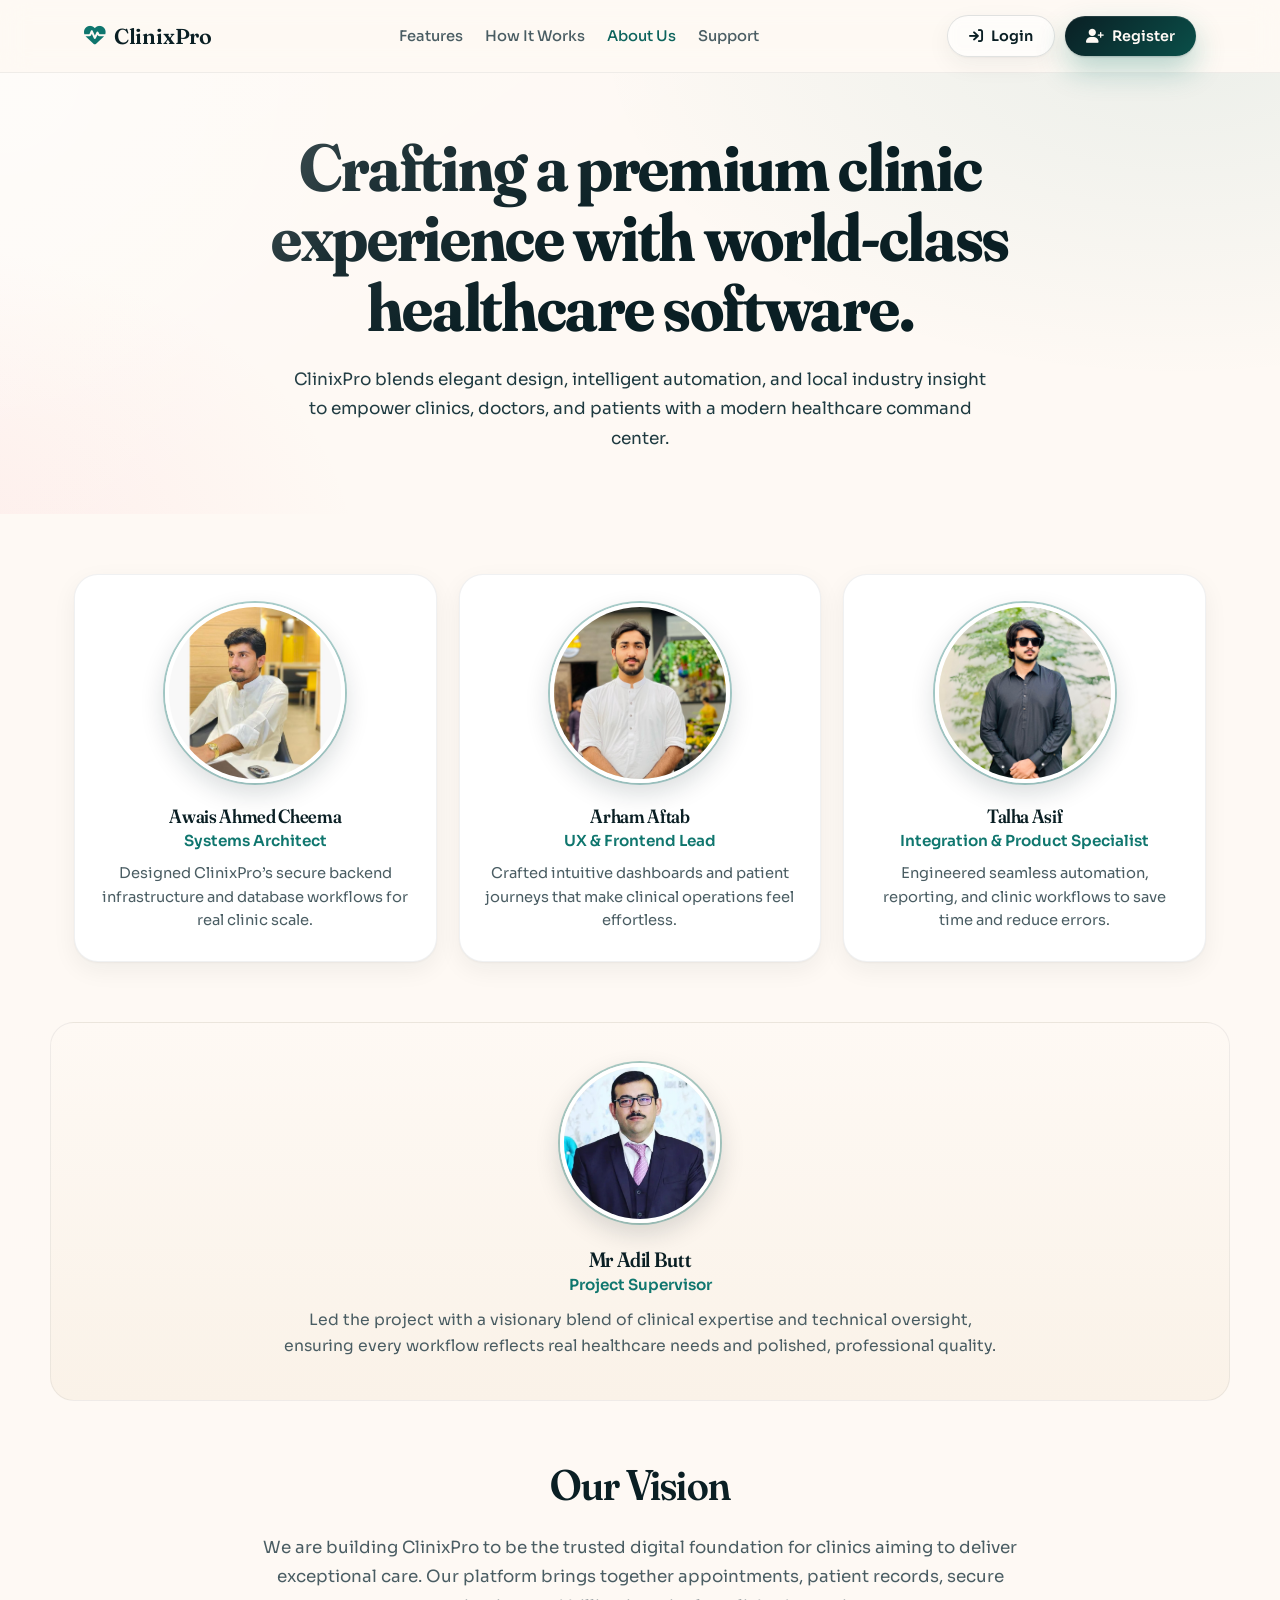
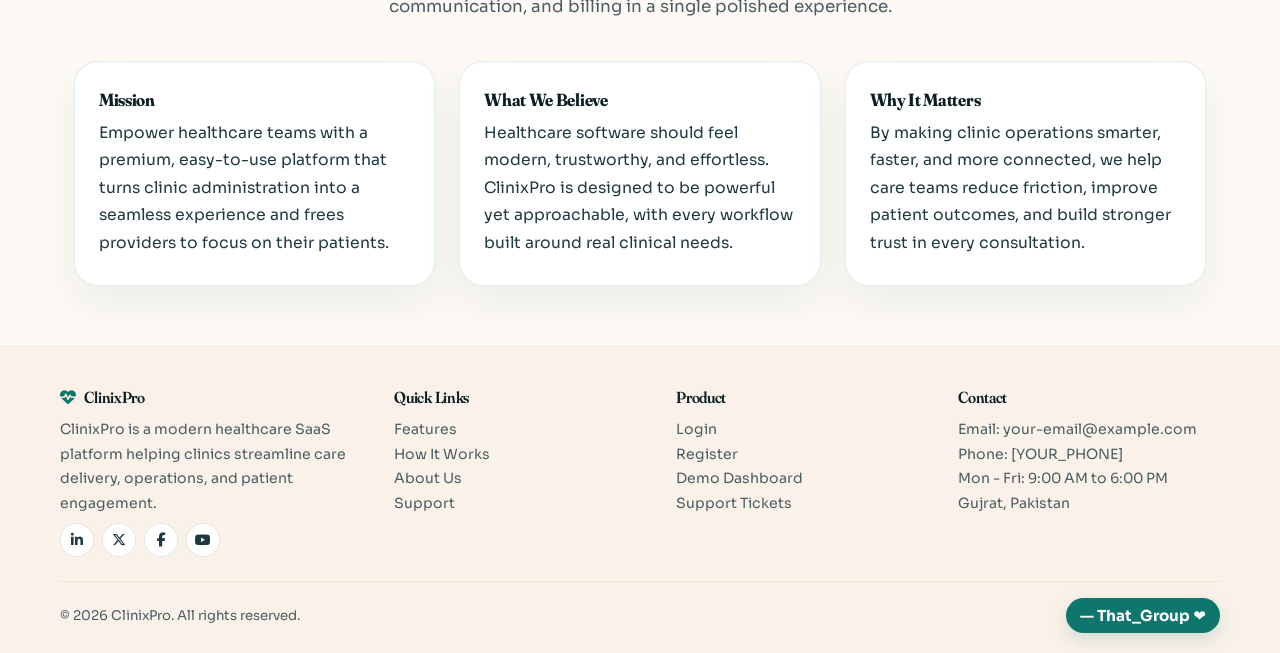
<file: frontend/about.html>
<!DOCTYPE html>
<html lang="en">
<head>
    <meta charset="UTF-8">
    <meta name="viewport" content="width=device-width, initial-scale=1.0">
    <title>About ClinixPro | Meet the Team</title>
    <link rel="preconnect" href="https://fonts.googleapis.com">
    <link rel="preconnect" href="https://fonts.gstatic.com" crossorigin>
    <link href="https://fonts.googleapis.com/css2?family=Fraunces:opsz,wght@9..144,400;9..144,500;9..144,600;9..144,700&family=Sora:wght@400;500;600;700&family=JetBrains+Mono:wght@500;600&display=swap" rel="stylesheet">
    <link rel="stylesheet" href="vendor/fontawesome/css/all.min.css">
    <link rel="stylesheet" href="css/design-tokens.css">
    <link rel="stylesheet" href="css/accessibility.css">
    <link rel="stylesheet" href="css/components-base.css">
    <link rel="stylesheet" href="css/responsive-polish.css">
    <link rel="stylesheet" href="css/index.css">
    <link rel="stylesheet" href="css/landing-redesign.css">
    <style>
        /* =====================================================================
           About page — scoped styles. Inherits palette + shadows from
           landing-redesign.css design tokens; adds only what this page needs.
           ===================================================================== */

        /* ---------- About hero ---------- */
        .about-hero {
            position: relative;
            text-align: center;
            padding: 60px 24px;
            overflow: hidden;
            background:
                radial-gradient(900px 540px at 92% -10%, rgba(15, 118, 110, 0.08), transparent 65%),
                radial-gradient(700px 460px at -10% 110%, rgba(251, 113, 133, 0.10), transparent 70%),
                var(--cp-cream-50);
        }
        .about-hero h1 {
            font-family: "Fraunces", serif;
            font-weight: 700;
            font-size: clamp(2.5rem, 4.2vw + 0.8rem, 4.2rem);
            color: var(--cp-ink-900);
            line-height: 1.05;
            letter-spacing: -0.02em;
            margin: 0 auto;
            max-width: 18ch;
        }
        .about-hero p {
            color: var(--cp-ink-600);
            font-size: 1.06rem;
            line-height: 1.75;
            max-width: 54ch;
            margin: 22px auto 0;
        }
        .about-hero::after {
            content: '';
            position: absolute;
            inset: 0;
            pointer-events: none;
            background: radial-gradient(circle at top left, rgba(255,255,255,0.38), transparent 28%),
                        linear-gradient(145deg, rgba(255,255,255,0.22), transparent 45%);
        }

        /* ---------- Section shell ---------- */
        .about-section {
            max-width: 1180px;
            margin: 60px auto;
            padding: 0 24px;
        }

        /* ---------- Team grid ---------- */
        .team-grid {
            display: grid;
            grid-template-columns: repeat(auto-fit, minmax(280px, 1fr));
            gap: 22px;
        }
        .team-card {
            background: #fff;
            border: 1px solid rgba(10, 31, 36, 0.06);
            border-radius: var(--cp-radius-2xl);
            padding: 28px 22px;
            box-shadow: var(--cp-shadow-soft);
            text-align: center;
            transition: transform 250ms cubic-bezier(0.2, 0.8, 0.2, 1),
                        box-shadow 250ms cubic-bezier(0.2, 0.8, 0.2, 1),
                        border-color 250ms cubic-bezier(0.2, 0.8, 0.2, 1);
        }
        .team-card:hover {
            transform: translateY(-6px);
            box-shadow: var(--cp-shadow-card);
            border-color: rgba(15, 118, 110, 0.30);
        }
        .team-card img {
            width: 180px;
            height: 180px;
            border-radius: 50%;
            object-fit: cover;
            margin-bottom: 18px;
            background: linear-gradient(135deg, var(--cp-cream-100), var(--cp-teal-50));
            /* Polished frame: white inner edge + teal ring + soft lift */
            border: 4px solid #fff;
            box-shadow:
                0 0 0 2px rgba(15, 118, 110, 0.35),
                0 10px 26px rgba(10, 31, 36, 0.16);
            transition: box-shadow 250ms cubic-bezier(0.2, 0.8, 0.2, 1);
        }
        .team-card:hover img {
            box-shadow:
                0 0 0 3px rgba(15, 118, 110, 0.55),
                0 14px 32px rgba(15, 118, 110, 0.22);
        }
        .team-card h3 {
            font-family: "Fraunces", serif;
            font-weight: 600;
            font-size: 1.2rem;
            color: var(--cp-ink-900);
            margin: 0 0 4px;
        }
        .team-card .role {
            color: var(--cp-teal-500);
            font-weight: 600;
            font-size: 0.95rem;
            margin-bottom: 12px;
        }
        .team-card p {
            color: var(--cp-ink-500);
            font-size: 0.92rem;
            line-height: 1.6;
            margin: 0;
        }

        /* ---------- Supervisor ---------- */
        .supervisor {
            text-align: center;
            margin: 60px auto;
            max-width: 1180px;
            padding: 40px 24px;
            background: linear-gradient(180deg, #fef9f4 0%, #faf2e8 100%);
            border: 1px solid rgba(10, 31, 36, 0.06);
            border-radius: var(--cp-radius-2xl);
        }
        .supervisor img {
            width: 160px;
            height: 160px;
            border-radius: 50%;
            object-fit: cover;
            margin-bottom: 20px;
            background: linear-gradient(135deg, var(--cp-cream-100), var(--cp-teal-50));
            /* Polished frame: white inner edge + teal ring + soft lift */
            border: 4px solid #fff;
            box-shadow:
                0 0 0 2px rgba(15, 118, 110, 0.35),
                0 10px 26px rgba(10, 31, 36, 0.16);
        }
        .supervisor h3 {
            font-family: "Fraunces", serif;
            font-weight: 600;
            font-size: 1.3rem;
            color: var(--cp-ink-900);
            margin: 0 0 4px;
        }
        .supervisor .title {
            color: var(--cp-teal-500);
            font-weight: 600;
            font-size: 0.95rem;
            margin-bottom: 14px;
        }
        .supervisor p {
            color: var(--cp-ink-500);
            font-size: 0.98rem;
            line-height: 1.65;
            max-width: 60ch;
            margin: 0 auto;
        }

        /* ---------- Vision ---------- */
        .vision {
            text-align: center;
            margin: 60px auto;
            max-width: 1180px;
            padding: 0 24px;
        }
        .vision h2 {
            font-family: "Fraunces", serif;
            font-weight: 600;
            font-size: clamp(1.85rem, 2.6vw + 0.6rem, 2.75rem);
            color: var(--cp-ink-900);
            letter-spacing: -0.018em;
            margin: 0 0 24px;
        }
        .vision p {
            color: var(--cp-ink-500);
            font-size: 1.05rem;
            line-height: 1.75;
            max-width: 68ch;
            margin: 0 auto 40px;
        }
        .vision-grid {
            display: grid;
            grid-template-columns: repeat(auto-fit, minmax(240px, 1fr));
            gap: 24px;
            margin-top: 24px;
        }
        .vision-card {
            background: rgba(255,255,255,0.92);
            border: 1px solid rgba(15, 118, 110, 0.12);
            border-radius: var(--cp-radius-2xl);
            padding: 28px 24px;
            box-shadow: 0 18px 45px rgba(15, 118, 110, 0.08);
            text-align: left;
        }
        .vision-card h3 {
            font-family: "Fraunces", serif;
            font-weight: 700;
            font-size: 1.1rem;
            color: var(--cp-ink-900);
            margin: 0 0 10px;
        }
        .vision-card p {
            color: var(--cp-ink-600);
            font-size: 0.98rem;
            line-height: 1.75;
            margin: 0;
        }

        /* ---------- Responsive ---------- */
        @media (max-width: 980px) {
            .team-grid { grid-template-columns: repeat(auto-fit, minmax(260px, 1fr)); }
        }
        @media (max-width: 640px) {
            .about-hero { padding: 44px 18px; }
            .about-section, .supervisor, .vision { margin: 40px auto; }
            .team-grid { grid-template-columns: 1fr; }
        }
        @media (max-width: 380px) {
            .about-section, .supervisor, .vision { padding-left: 14px; padding-right: 14px; }
            .team-card img { width: 150px; height: 150px; }
        }

        @media (prefers-reduced-motion: reduce) {
            .team-card { transition: none; }
        }
    </style>
</head>
<body>
    <header class="topbar">
        <div class="container topbar-inner">
            <a href="index.html" class="brand"><i class="fa-solid fa-heart-pulse"></i> ClinixPro</a>
            <nav class="nav">
                <a href="index.html#features">Features</a>
                <a href="index.html#how-it-works">How It Works</a>
                <a href="about.html" class="active">About Us</a>
                <a href="support.html">Support</a>
            </nav>
            <div class="actions">
                <a class="btn btn-ghost" href="login.html"><i class="fa-solid fa-arrow-right-to-bracket"></i> Login</a>
                <a class="btn btn-primary" href="register.html"><i class="fa-solid fa-user-plus"></i> Register</a>
            </div>
        </div>
    </header>

    <main>
        <section class="about-hero">
            <h1>Crafting a premium clinic experience with world-class healthcare software.</h1>
            <p>ClinixPro blends elegant design, intelligent automation, and local industry insight to empower clinics, doctors, and patients with a modern healthcare command center.</p>
        </section>

        <section class="about-section" aria-label="Team">
            <div class="team-grid">
                <article class="team-card">
                    <img src="images/team/awais.jpg" alt="Awais Ahmed Cheema">
                    <h3>Awais Ahmed Cheema</h3>
                    <div class="role">Systems Architect</div>
                    <p>Designed ClinixPro’s secure backend infrastructure and database workflows for real clinic scale.</p>
                </article>
                <article class="team-card">
                    <img src="images/team/arham.jpg" alt="Arham Aftab" style="object-position: 50% 18%;">
                    <h3>Arham Aftab</h3>
                    <div class="role">UX & Frontend Lead</div>
                    <p>Crafted intuitive dashboards and patient journeys that make clinical operations feel effortless.</p>
                </article>
                <article class="team-card">
                    <img src="images/team/talha.jpg" alt="Talha Asif" style="object-position: 50% 18%;">
                    <h3>Talha Asif</h3>
                    <div class="role">Integration & Product Specialist</div>
                    <p>Engineered seamless automation, reporting, and clinic workflows to save time and reduce errors.</p>
                </article>
            </div>
        </section>

        <section class="supervisor" aria-label="Project Supervisor">
            <img src="images/team/adil.jpg" alt="Sir Adil Butt" style="object-position: 50% 22%;">
            <h3>Mr Adil Butt</h3>
            <div class="title">Project Supervisor</div>
            <p>Led the project with a visionary blend of clinical expertise and technical oversight, ensuring every workflow reflects real healthcare needs and polished, professional quality.</p>
        </section>

        <section class="vision" aria-label="Our Vision">
            <h2>Our Vision</h2>
            <p>We are building ClinixPro to be the trusted digital foundation for clinics aiming to deliver exceptional care. Our platform brings together appointments, patient records, secure communication, and billing in a single polished experience.</p>
            <div class="vision-grid">
                <article class="vision-card">
                    <h3>Mission</h3>
                    <p>Empower healthcare teams with a premium, easy-to-use platform that turns clinic administration into a seamless experience and frees providers to focus on their patients.</p>
                </article>
                <article class="vision-card">
                    <h3>What We Believe</h3>
                    <p>Healthcare software should feel modern, trustworthy, and effortless. ClinixPro is designed to be powerful yet approachable, with every workflow built around real clinical needs.</p>
                </article>
                <article class="vision-card">
                    <h3>Why It Matters</h3>
                    <p>By making clinic operations smarter, faster, and more connected, we help care teams reduce friction, improve patient outcomes, and build stronger trust in every consultation.</p>
                </article>
            </div>
        </section>
    </main>

    <footer>
        <div class="container">
            <div class="footer-grid">
                <div class="footer-col">
                    <h4><i class="fa-solid fa-heart-pulse"></i> ClinixPro</h4>
                    <p>ClinixPro is a modern healthcare SaaS platform helping clinics streamline care delivery, operations, and patient engagement.</p>
                    <div class="socials">
                        <a href="https://www.linkedin.com/feed/" target="_blank" rel="noopener" aria-label="LinkedIn"><i class="fa-brands fa-linkedin-in"></i></a>
                        <a href="https://x.com/ClinixPr0" target="_blank" rel="noopener" aria-label="X (Twitter)"><i class="fa-brands fa-x-twitter"></i></a>
                        <a href="#"><i class="fa-brands fa-facebook-f"></i></a>
                        <a href="https://www.youtube.com/@ClinixPro" target="_blank" rel="noopener" aria-label="YouTube"><i class="fa-brands fa-youtube"></i></a>
                    </div>
                </div>
                <div class="footer-col">
                    <h4>Quick Links</h4>
                    <ul>
                        <li><a href="index.html#features">Features</a></li>
                        <li><a href="index.html#how-it-works">How It Works</a></li>
                        <li><a href="about.html">About Us</a></li>
                        <li><a href="support.html">Support</a></li>
                    </ul>
                </div>
                <div class="footer-col">
                    <h4>Product</h4>
                    <ul>
                        <li><a href="login.html">Login</a></li>
                        <li><a href="register.html">Register</a></li>
                        <li><a href="dashboard.html">Demo Dashboard</a></li>
                        <li><a href="tickets.html">Support Tickets</a></li>
                    </ul>
                </div>
                <div class="footer-col">
                    <h4>Contact</h4>
                    <p>Email: your-email@example.com</p>
                    <p>Phone: [YOUR_PHONE]</p>
                    <p>Mon - Fri: 9:00 AM to 6:00 PM</p>
                    <p>Gujrat, Pakistan</p>
                </div>
            </div>
            <div class="footer-bottom"><div class="copyright">&copy; 2026 ClinixPro. All rights reserved.</div><span class="that-group">— That_Group ❤️</span></div>
        </div>
    </footer>
</body>
</html>
</file>
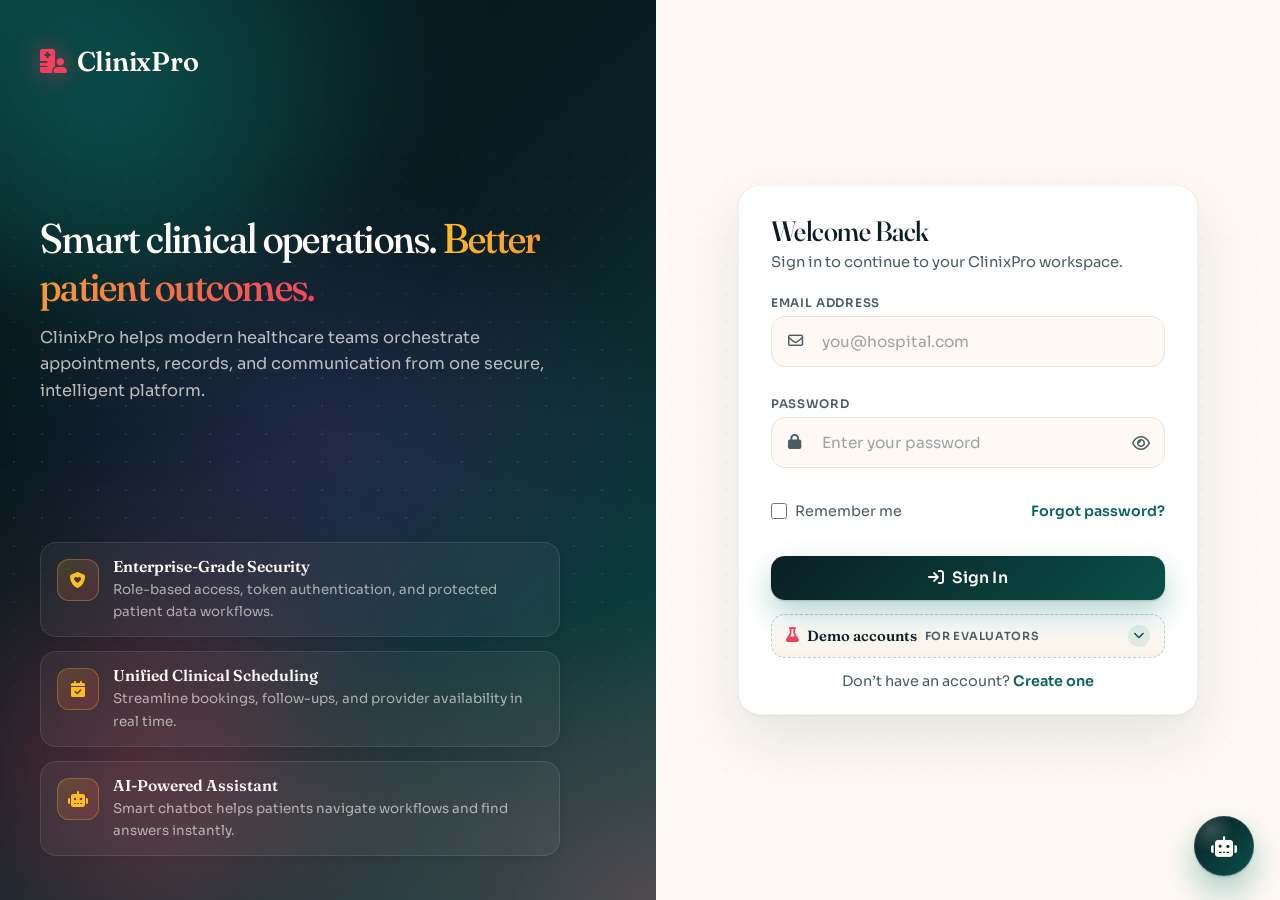
<file: frontend/doctor-dashboard.html>
<!DOCTYPE html>
<html lang="en">
<head>
    <meta charset="UTF-8">
    <meta name="viewport" content="width=device-width, initial-scale=1.0">
    <title>ClinixPro | Doctor Dashboard</title>
    <link rel="preconnect" href="https://fonts.googleapis.com">
    <link rel="preconnect" href="https://fonts.gstatic.com" crossorigin>
    <link href="https://fonts.googleapis.com/css2?family=Inter:wght@400;500;600;700;800&display=swap" rel="stylesheet">
    <link rel="stylesheet" href="vendor/fontawesome/css/all.min.css">
    <link rel="stylesheet" href="css/design-tokens.css">
    <link rel="stylesheet" href="css/accessibility.css">
    <link rel="stylesheet" href="css/components-base.css">
    <link rel="stylesheet" href="css/responsive-polish.css">
    <link rel="stylesheet" href="css/chatbot.css">
    <link rel="stylesheet" href="css/doctor-dashboard.css">
    <link rel="stylesheet" href="css/dashboard-polish.css">
    <link rel="stylesheet" href="css/doctor-dashboard-theme.css">
    <style>
        body.session-pending{visibility:hidden}
        .file-preview-modal{width:min(860px,96vw);max-height:90vh;display:flex;flex-direction:column}
        .file-preview-meta{display:flex;flex-wrap:wrap;gap:10px 18px;padding:12px 22px;font-size:.82rem;color:#475569;border-bottom:1px solid #e2e8f0;background:#f8fafc}
.file-preview-body{padding:16px 22px;min-height:220px;max-height:58vh;overflow:auto;background:#fff;position:relative}
.file-preview-stage{position:relative;z-index:1}
.file-preview-media{position:relative;display:block}
.file-preview-loading{display:flex;align-items:center;justify-content:center;gap:10px;min-height:180px;color:#64748b;font-weight:600}
.file-preview-image{display:block;max-width:100%;max-height:52vh;margin:0 auto;border-radius:10px;box-shadow:0 8px 24px rgba(15,23,42,.12)}
.file-preview-frame{width:100%;height:52vh;border:1px solid #e2e8f0;border-radius:10px;background:#f8fafc}
        .file-preview-text{margin:0;white-space:pre-wrap;word-break:break-word;font-family:ui-monospace,Consolas,monospace;font-size:.85rem;line-height:1.45;color:#0f172a}
        .file-preview-unsupported{text-align:center;padding:36px 18px;color:#334155}
        .file-preview-unsupported i{font-size:2.6rem;color:#0f766e;margin-bottom:12px}
        .file-preview-unsupported h4{margin:0 0 8px;font-size:1.1rem}
        .file-preview-unsupported p{margin:0 auto;max-width:420px;color:#64748b;line-height:1.5}
        .file-preview-privacy{display:flex;align-items:center;gap:8px;margin-bottom:12px;padding:8px 12px;border-radius:8px;background:#ecfdf5;border:1px solid #a7f3d0;color:#065f46;font-size:.8rem;font-weight:600}
        .file-preview-docx{padding:8px 4px 18px;line-height:1.55;color:#0f172a;font-size:.95rem}
        .file-preview-docx p{margin:0 0 .75em}
        .file-preview-docx h1,.file-preview-docx h2,.file-preview-docx h3{margin:1em 0 .4em;font-family:inherit;color:#0f172a}
        .file-preview-docx table{border-collapse:collapse;width:100%;margin:12px 0}
        .file-preview-docx td,.file-preview-docx th{border:1px solid #cbd5e1;padding:6px 8px}
        .file-preview-docx img{max-width:100%;height:auto}
    </style>
</head>
<body class="session-pending">
    <aside id="sidebar" class="sidebar">
        <div class="brand"><i class="fa-solid fa-heart-pulse"></i> ClinixPro</div>
        <div class="doctor-box">
            <div id="avatar" class="avatar">D</div>
            <div>
                <small>Doctor Portal</small>
                <strong id="sidebarDoctorName">Doctor</strong>
            </div>
        </div>

        <nav class="side-nav">
            <button class="side-link active" data-section="dashboard"><i class="fa-solid fa-house"></i> Dashboard</button>
            <button class="side-link" data-section="appointments"><i class="fa-solid fa-calendar-days"></i> My Appointments</button>
            <button class="side-link" data-section="patients"><i class="fa-solid fa-users"></i> My Patients</button>
            <button class="side-link" data-section="records"><i class="fa-solid fa-file-medical"></i> Medical Records</button>
            <button class="side-link" data-section="prescriptions"><i class="fa-solid fa-pills"></i> Prescriptions</button>
            <button class="side-link" data-section="tasks"><i class="fa-solid fa-list-check"></i> Tasks</button>
            <button class="side-link" data-section="messages"><i class="fa-solid fa-comments"></i> Messages</button>
            <button class="side-link" data-section="profile"><i class="fa-solid fa-user"></i> Profile</button>
        </nav>

        <div class="logout-wrap">
            <button id="logoutBtn" class="logout-btn"><i class="fa-solid fa-right-from-bracket"></i> Logout</button>
        </div>
    </aside>

    <main class="main">
        <header class="topbar">
            <div>
                <h1>Welcome, <span id="headerDoctorName">Doctor</span></h1>
                <p id="todayDate">Today</p>
            </div>
            <div class="topbar-actions">
                <button id="menuBtn" class="menu-btn" aria-label="Open menu"><i class="fa-solid fa-bars"></i></button>
                <button id="bellBtn" class="bell-btn" aria-label="Notifications" data-unread="0">
                    <i class="fa-regular fa-bell"></i>
                    <span class="notif-badge" id="bellBadge" aria-hidden="true">0</span>
                </button>
                <div id="notifDropdown" class="notif-dropdown">
                    <div class="notif-head">Notifications</div>
                    <div id="notifList"></div>
                </div>
            </div>
        </header>

        <section id="dashboard" class="section active">
            <div class="stats-grid">
                <article class="stat-card c-blue" data-jump-section="appointments">
                    <div>
                        <div class="stat-title">📅 Today's Appointments</div>
                        <div id="statTodayAppointments" class="stat-value">0</div>
                    </div>
                    <i class="fa-solid fa-calendar-check"></i>
                </article>
                <article class="stat-card c-green" data-jump-section="patients">
                    <div>
                        <div class="stat-title">👥 Total Patients</div>
                        <div id="statTotalPatients" class="stat-value">0</div>
                    </div>
                    <i class="fa-solid fa-users"></i>
                </article>
                <article class="stat-card c-purple" data-jump-section="records">
                    <div>
                        <div class="stat-title">📋 Pending Records</div>
                        <div id="statPendingRecords" class="stat-value">0</div>
                    </div>
                    <i class="fa-solid fa-file-waveform"></i>
                </article>
                <article class="stat-card c-orange" data-jump-section="appointments">
                    <div>
                        <div class="stat-title">✅ Completed Today</div>
                        <div id="statCompletedToday" class="stat-value">0</div>
                    </div>
                    <i class="fa-solid fa-circle-check"></i>
                </article>
            </div>

            <article class="ts-card" id="todayScheduleCard">
                <div class="ts-head">
                    <div>
                        <h3>Today's Schedule</h3>
                        <p style="color:var(--cp-ink-soft,#4a5d63);font-size:.88rem;margin:2px 0 0;">Your appointments for today as a timeline.</p>
                    </div>
                    <span class="ts-date" id="todayScheduleDate">&mdash;</span>
                </div>
                <div class="ts-timeline" id="todayScheduleTimeline"></div>
            </article>
        </section>

        <section id="appointments" class="section">
            <article class="panel">
                <div class="panel-head">
                    <h2 id="appointmentsHeading"><i class="fa-solid fa-calendar-days"></i> Today's Appointments</h2>
                    <div class="segmented" aria-label="Appointment view mode">
                        <button id="showTodayBtn" class="active" type="button">Today only</button>
                        <button id="showAllBtn" type="button">All appointments</button>
                    </div>
                </div>
                <table>
                    <thead>
                        <tr>
                            <th>Patient</th>
                            <th>Date &amp; Time</th>
                            <th>Reason</th>
                            <th>Status</th>
                            <th>Payment</th>
                            <th>Action</th>
                        </tr>
                    </thead>
                    <tbody id="appointmentsBody"></tbody>
                </table>
                <div id="appointmentsEmpty" class="empty-state" style="display:none;">
                    <i class="fa-regular fa-calendar-xmark"></i>
                    No appointments scheduled for today
                </div>
            </article>
        </section>

        <section id="patients" class="section">
            <article class="panel">
                <div class="panel-head">
                    <h2><i class="fa-solid fa-users"></i> My Patients</h2>
                </div>
                <table>
                    <thead>
                        <tr>
                            <th>Patient</th>
                            <th>Age</th>
                            <th>Blood Group</th>
                            <th>Last Visit</th>
                            <th>Action</th>
                        </tr>
                    </thead>
                    <tbody id="patientsBody"></tbody>
                </table>
                <div id="patientsEmpty" class="empty-state" style="display:none;">
                    <i class="fa-regular fa-user"></i>
                    No patients assigned yet
                </div>
            </article>
        </section>

        <section id="records" class="section">
            <article class="panel">
                <div class="panel-head">
                    <h2><i class="fa-solid fa-file-medical"></i> Medical Records</h2>
                    <button id="openRecordModalBtn" class="btn btn-primary"><i class="fa-solid fa-plus"></i> Create New Record</button>
                </div>
                <div id="recordsList" class="list-grid"></div>
                <div id="recordsEmpty" class="empty-state" style="display:none;">
                    <i class="fa-regular fa-folder-open"></i>
                    No medical records found
                </div>
            </article>
        </section>

        <section id="prescriptions" class="section">
            <article class="panel">
                <div class="panel-head">
                    <h2><i class="fa-solid fa-pills"></i> Prescriptions Issued</h2>
                    <button id="openPrescriptionModalBtn" class="btn btn-primary"><i class="fa-solid fa-plus"></i> Create New Prescription</button>
                </div>
                <div id="prescriptionsList" class="list-grid"></div>
                <div id="prescriptionsEmpty" class="empty-state" style="display:none;">
                    <i class="fa-solid fa-capsules"></i>
                    No prescriptions found
                </div>
            </article>
        </section>

        <section id="tasks" class="section">
            <article class="panel">
                <div class="panel-head">
                    <h2><i class="fa-solid fa-list-check"></i> Tasks</h2>
                </div>
                <div id="tasksList" class="list-grid"></div>
                <div id="tasksEmpty" class="empty-state" style="display:none;">
                    <i class="fa-solid fa-list-check"></i>
                    No tasks assigned
                </div>
            </article>
        </section>

        <section id="messages" class="section">
            <article class="panel">
                <div class="panel-head">
                    <h2><i class="fa-solid fa-comments"></i> Messages</h2>
                    <div class="panel-actions">
                        <button id="openComposeMessageBtn" class="btn btn-primary" type="button"><i class="fa-solid fa-paper-plane"></i> New Message</button>
                    </div>
                </div>
                <div id="messagesList" class="list-grid" style="display:none;"></div>
                <div id="messagesEmpty" class="empty-state">
                    <i class="fa-regular fa-message"></i>
                    No new messages
                </div>
            </article>
        </section>

        <section id="profile" class="section">
            <article class="panel">
                <div class="panel-head">
                    <h2><i class="fa-solid fa-user"></i> Doctor Profile</h2>
                    <div class="panel-actions">
                        <input id="profilePhotoInput" type="file" accept="image/*" style="display:none;">
                        <button id="uploadPhotoBtn" class="btn btn-soft" type="button"><i class="fa-solid fa-camera"></i> Upload Photo</button>
                        <button id="removePhotoBtn" class="btn btn-soft" type="button"><i class="fa-solid fa-trash-can"></i> Remove Photo</button>
                        <button id="openProfileModalBtn" class="btn btn-soft" type="button"><i class="fa-solid fa-pen"></i> Edit Profile</button>
                    </div>
                </div>
                <div class="profile-grid">
                    <div class="profile-field"><small>Name</small><strong id="pfName">Not available</strong></div>
                    <div class="profile-field"><small>Specialization</small><strong id="pfSpecialization">Not available</strong></div>
                    <div class="profile-field"><small>License Number</small><strong id="pfLicense">Not available</strong></div>
                    <div class="profile-field"><small>Department</small><strong id="pfDepartment">Not available</strong></div>
                    <div class="profile-field"><small>Phone</small><strong id="pfPhone">Not available</strong></div>
                    <div class="profile-field"><small>Email</small><strong id="pfEmail">Not available</strong></div>
                    <div class="profile-field profile-field-fee"><small>Consultation Fee (PKR)</small><strong id="pfConsultationFee">Not set</strong></div>
                    <div class="profile-field"><small>Availability</small><strong id="pfAvailability">Not set</strong></div>
                    <div class="profile-field"><small>Hours</small><strong id="pfHours">Not set</strong></div>
                    <div class="profile-field"><small>Session Length</small><strong id="pfSlotDuration">30 min</strong></div>
                </div>
            </article>
        </section>
    </main>

    <div id="patientDetailModalBackdrop" class="modal-backdrop" aria-hidden="true" data-secure-phi="1">
        <div class="modal patient-detail-modal cp-secure-phi">
            <div class="patient-detail-hero">
                <button type="button" class="close-btn patient-detail-close" data-close-modal="patientDetailModalBackdrop">&times;</button>
                <div class="patient-detail-hero-inner">
                    <div id="patientHeroAvatar" class="patient-hero-avatar">P</div>
                    <div class="patient-hero-meta">
                        <h3 id="patientHeroName">Patient</h3>
                        <p id="patientHeroSubtitle">Patient ID • Email</p>
                        <div id="patientHeroChips" class="patient-hero-chips"></div>
                    </div>
                </div>
                <div class="cp-phi-ribbon" id="patientPhiRibbon" aria-hidden="true"></div>
            </div>
            <div class="patient-detail-body">
                <div id="patientQuickStats" class="patient-quick-stats"></div>
                <div class="patient-detail-section">
                    <h4 class="patient-detail-heading"><i class="fa-solid fa-id-card"></i> Personal Information</h4>
                    <div id="patientInfoGrid" class="patient-info-grid"></div>
                </div>
                <div class="patient-detail-columns">
                    <div class="patient-detail-section">
                        <h4 class="patient-detail-heading"><i class="fa-solid fa-calendar-days"></i> Recent Appointments</h4>
                        <div id="patientRecentAppointments" class="patient-activity-list"></div>
                    </div>
                    <div class="patient-detail-section">
                        <h4 class="patient-detail-heading"><i class="fa-solid fa-file-medical"></i> Recent Records</h4>
                        <div id="patientRecentRecords" class="patient-activity-list"></div>
                    </div>
                </div>
                <div class="patient-detail-section">
                    <h4 class="patient-detail-heading"><i class="fa-solid fa-pills"></i> Recent Prescriptions</h4>
                    <div id="patientRecentPrescriptions" class="patient-activity-list"></div>
                </div>
                <div class="patient-detail-section">
                    <h4 class="patient-detail-heading">
                        <i class="fa-solid fa-folder-open"></i> Patient Uploaded Records
                        <span class="patient-detail-heading-hint">(history shared by the patient)</span>
                    </h4>
                    <div id="patientUploadedRecords" class="patient-uploads-catalog"></div>
                </div>
            </div>
            <div class="patient-detail-actions">
                <button type="button" class="btn btn-soft" data-patient-action="record"><i class="fa-solid fa-file-medical"></i> Create Record</button>
                <button type="button" class="btn btn-soft" data-patient-action="prescription"><i class="fa-solid fa-pills"></i> Write Prescription</button>
                <button type="button" class="btn btn-soft" data-patient-action="message"><i class="fa-solid fa-paper-plane"></i> Send Message</button>
                <button type="button" class="btn btn-primary" data-close-modal="patientDetailModalBackdrop">Close</button>
            </div>
        </div>
    </div>

    <div id="recordModalBackdrop" class="modal-backdrop" aria-hidden="true">
        <div class="modal">
            <div class="modal-head">
                <h3>Create Medical Record</h3>
                <button type="button" class="close-btn" data-close-modal="recordModalBackdrop">&times;</button>
            </div>
            <form id="recordForm">
                <div class="form-grid">
                    <div class="form-group">
                        <label for="recordPatient">Select Patient</label>
                        <select id="recordPatient" required></select>
                    </div>
                    <div class="form-group">
                        <label for="recordFollowUpDate">Follow-up Date</label>
                        <input id="recordFollowUpDate" type="date" required>
                    </div>
                    <div class="form-group full">
                        <label for="recordDiagnosis">Diagnosis</label>
                        <input id="recordDiagnosis" type="text" required>
                    </div>
                    <div class="form-group full">
                        <label for="recordSymptoms">Symptoms</label>
                        <textarea id="recordSymptoms" required></textarea>
                    </div>
                    <div class="form-group full">
                        <label for="recordTreatment">Treatment Plan</label>
                        <textarea id="recordTreatment" required></textarea>
                    </div>
                </div>
                <div class="modal-actions">
                    <button type="button" class="btn btn-soft" data-close-modal="recordModalBackdrop">Cancel</button>
                    <button type="submit" class="btn btn-primary">Submit</button>
                </div>
            </form>
        </div>
    </div>

    <div id="recordViewModalBackdrop" class="modal-backdrop" aria-hidden="true" data-secure-phi="1">
        <div class="modal record-view-modal cp-secure-phi">
            <div class="record-view-hero">
                <button type="button" class="close-btn record-view-close" data-close-modal="recordViewModalBackdrop">&times;</button>
                <div class="record-view-hero-top">
                    <div class="record-view-hero-icon" aria-hidden="true"><i class="fa-solid fa-notes-medical"></i></div>
                    <div class="record-view-hero-copy">
                        <p class="record-view-kicker">Clinical encounter note</p>
                        <h3 id="rvHeroTitle">Medical Record</h3>
                        <p id="rvHeroSubtitle" class="record-view-hero-sub">Patient clinical summary</p>
                    </div>
                    <div class="record-view-hero-badges">
                        <span id="rvStatusBadge" class="record-view-pill">On file</span>
                        <span id="rvRecordIdBadge" class="record-view-pill is-muted">Record</span>
                    </div>
                </div>
                <div class="record-view-meta-strip" id="rvMetaStrip"></div>
                <div class="cp-phi-ribbon" id="rvPhiRibbon" aria-hidden="true"></div>
            </div>
            <div class="record-view-body">
                <div class="record-view-summary">
                    <div class="record-view-patient-card">
                        <div id="rvPatientAvatar" class="record-view-avatar">P</div>
                        <div>
                            <small>Patient</small>
                            <strong id="rvPatient">Not available</strong>
                            <span id="rvPatientIdLine" class="record-view-muted">—</span>
                        </div>
                    </div>
                    <div class="record-view-summary-grid">
                        <div class="record-view-stat">
                            <i class="fa-regular fa-calendar"></i>
                            <div>
                                <small>Record date</small>
                                <strong id="rvDate">Not available</strong>
                            </div>
                        </div>
                        <div class="record-view-stat">
                            <i class="fa-solid fa-user-doctor"></i>
                            <div>
                                <small>Documented by</small>
                                <strong id="rvDoctor">Not available</strong>
                            </div>
                        </div>
                        <div class="record-view-stat">
                            <i class="fa-solid fa-calendar-check"></i>
                            <div>
                                <small>Follow-up</small>
                                <strong id="rvFollowUp">Not set</strong>
                            </div>
                        </div>
                    </div>
                </div>

                <section class="record-view-section is-diagnosis">
                    <div class="record-view-section-head">
                        <span class="record-view-section-icon"><i class="fa-solid fa-stethoscope"></i></span>
                        <div>
                            <h4>Diagnosis</h4>
                            <p>Primary clinical assessment</p>
                        </div>
                    </div>
                    <div id="rvDiagnosis" class="record-view-section-body">Not available</div>
                </section>

                <div class="record-view-split">
                    <section class="record-view-section is-symptoms">
                        <div class="record-view-section-head">
                            <span class="record-view-section-icon"><i class="fa-solid fa-heart-pulse"></i></span>
                            <div>
                                <h4>Symptoms / Presentation</h4>
                                <p>What the patient reported</p>
                            </div>
                        </div>
                        <div id="rvSymptoms" class="record-view-section-body">Not available</div>
                    </section>
                    <section class="record-view-section is-treatment">
                        <div class="record-view-section-head">
                            <span class="record-view-section-icon"><i class="fa-solid fa-clipboard-list"></i></span>
                            <div>
                                <h4>Treatment Plan</h4>
                                <p>Care instructions &amp; next steps</p>
                            </div>
                        </div>
                        <div id="rvTreatment" class="record-view-section-body">Not available</div>
                    </section>
                </div>

                <div class="record-view-footer-note">
                    <i class="fa-solid fa-shield-halved"></i>
                    <span>Protected health information — for authorized ClinixPro clinicians only. Do not screenshot or share outside the care team.</span>
                </div>
            </div>
            <div class="modal-actions record-view-actions">
                <button type="button" class="btn btn-soft" data-close-modal="recordViewModalBackdrop">Close</button>
                <button type="button" class="btn btn-primary" id="rvViewPatientBtn"><i class="fa-solid fa-id-card"></i> Open patient</button>
            </div>
        </div>
    </div>

    <div id="filePreviewModalBackdrop" class="modal-backdrop" aria-hidden="true" data-secure-phi="1">
        <div class="modal file-preview-modal cp-secure-phi">
            <div class="modal-head">
                <h3 id="filePreviewTitle"><i class="fa-solid fa-file"></i> File Preview</h3>
                <button type="button" class="close-btn" data-close-modal="filePreviewModalBackdrop" id="filePreviewCloseBtn">&times;</button>
            </div>
            <div id="filePreviewMeta" class="file-preview-meta"></div>
            <div class="cp-phi-ribbon cp-phi-ribbon-light" id="filePreviewPhiRibbon" aria-hidden="true"></div>
            <div id="filePreviewBody" class="file-preview-body">
                <div id="filePreviewStage" class="file-preview-stage"></div>
            </div>
            <div class="modal-actions">
                <button type="button" class="btn btn-soft" data-close-modal="filePreviewModalBackdrop">Close</button>
            </div>
        </div>
    </div>

    <div id="prescriptionViewModalBackdrop" class="modal-backdrop" aria-hidden="true">
        <div class="modal rx-view-modal">
            <div class="rx-view-hero">
                <button type="button" class="close-btn rx-view-close" data-close-modal="prescriptionViewModalBackdrop">&times;</button>
                <div class="rx-view-hero-top">
                    <div class="rx-view-hero-icon" aria-hidden="true"><i class="fa-solid fa-prescription"></i></div>
                    <div class="rx-view-hero-copy">
                        <p class="rx-view-kicker">Prescription details</p>
                        <h3 id="rxvMedicine">Medicine</h3>
                        <p id="rxvSubtitle" class="rx-view-sub">Patient · date</p>
                    </div>
                    <span id="rxvStatus" class="rx-view-pill">Active</span>
                </div>
            </div>
            <div class="rx-view-body">
                <div class="rx-view-grid">
                    <div class="rx-view-card"><small>Patient</small><span id="rxvPatient">—</span></div>
                    <div class="rx-view-card"><small>Issued</small><span id="rxvDate">—</span></div>
                    <div class="rx-view-card"><small>Dosage</small><span id="rxvDosage">—</span></div>
                    <div class="rx-view-card"><small>Duration</small><span id="rxvDuration">—</span></div>
                    <div class="rx-view-card rx-view-wide"><small>Instructions</small><span id="rxvInstructions">—</span></div>
                    <div class="rx-view-card"><small>Prescription ID</small><span id="rxvId">—</span></div>
                    <div class="rx-view-card"><small>Expiry</small><span id="rxvExpiry">—</span></div>
                </div>
            </div>
            <div class="rx-view-actions">
                <button type="button" class="btn btn-soft" data-close-modal="prescriptionViewModalBackdrop">Close</button>
            </div>
        </div>
    </div>

    <div id="prescriptionModalBackdrop" class="modal-backdrop" aria-hidden="true">
        <div class="modal">
            <div class="modal-head">
                <h3>Create New Prescription</h3>
                <button type="button" class="close-btn" data-close-modal="prescriptionModalBackdrop">&times;</button>
            </div>
            <form id="prescriptionForm">
                <div class="form-grid">
                    <div class="form-group">
                        <label for="prescriptionPatient">Select Patient</label>
                        <select id="prescriptionPatient" required></select>
                    </div>
                    <div class="form-group">
                        <label for="prescriptionDuration">Duration</label>
                        <input id="prescriptionDuration" type="text" required>
                    </div>
                    <div class="form-group">
                        <label for="prescriptionMedicine">Medicine Name</label>
                        <input id="prescriptionMedicine" type="text" required>
                    </div>
                    <div class="form-group">
                        <label for="prescriptionDosage">Dosage</label>
                        <input id="prescriptionDosage" type="text" required>
                    </div>
                    <div class="form-group full">
                        <label for="prescriptionInstructions">Instructions</label>
                        <textarea id="prescriptionInstructions" required></textarea>
                    </div>
                </div>
                <div class="modal-actions">
                    <button type="button" class="btn btn-soft" data-close-modal="prescriptionModalBackdrop">Cancel</button>
                    <button type="submit" class="btn btn-primary">Submit</button>
                </div>
            </form>
        </div>
    </div>

    <div id="profileModalBackdrop" class="modal-backdrop" aria-hidden="true">
        <div class="modal">
            <div class="modal-head">
                <h3>Edit Profile</h3>
                <button type="button" class="close-btn" data-close-modal="profileModalBackdrop">&times;</button>
            </div>
            <form id="profileForm">
                <div class="form-grid">
                    <div class="form-group">
                        <label for="editName">Name</label>
                        <input id="editName" class="locked-field" type="text" readonly required>
                        <small class="locked-note">Contact admin to modify</small>
                    </div>
                    <div class="form-group">
                        <label for="editSpecialization">Specialization</label>
                        <input id="editSpecialization" class="locked-field" type="text" readonly required>
                        <small class="locked-note">Contact admin to modify</small>
                    </div>
                    <div class="form-group">
                        <label for="editLicense">License</label>
                        <input id="editLicense" class="locked-field" type="text" readonly required>
                        <small class="locked-note">Contact admin to modify</small>
                    </div>
                    <div class="form-group">
                        <label for="editDepartment">Department</label>
                        <input id="editDepartment" class="locked-field" type="text" readonly required>
                        <small class="locked-note">Contact admin to modify</small>
                    </div>
                    <div class="form-group">
                        <label for="editPhone">Phone</label>
                        <input id="editPhone" type="text" required>
                    </div>
                    <div class="form-group">
                        <label for="editEmail">Email</label>
                        <input id="editEmail" type="email" required>
                    </div>
                    <div class="form-group">
                        <label for="editConsultationFee">Consultation Fee (PKR)</label>
                        <input id="editConsultationFee" type="number" min="0" step="1" placeholder="e.g. 500" required>
                    </div>
                    <div class="form-group full">
                        <label>Working Days</label>
                        <div id="availabilityDaysGroup" class="availability-days-group"></div>
                    </div>
                    <div class="form-group">
                        <label for="officeHoursStart">Office Hours Start</label>
                        <input id="officeHoursStart" type="time" required>
                    </div>
                    <div class="form-group">
                        <label for="officeHoursEnd">Office Hours End</label>
                        <input id="officeHoursEnd" type="time" required>
                    </div>
                    <div class="form-group">
                        <label for="slotDurationMinutes">Session Length</label>
                        <select id="slotDurationMinutes">
                            <option value="15">15 minutes</option>
                            <option value="20">20 minutes</option>
                            <option value="30" selected>30 minutes</option>
                            <option value="45">45 minutes</option>
                            <option value="60">60 minutes</option>
                        </select>
                    </div>
                </div>
                <div class="modal-actions">
                    <button type="button" class="btn btn-soft" data-close-modal="profileModalBackdrop">Cancel</button>
                    <button type="submit" class="btn btn-primary">Save</button>
                </div>
            </form>
        </div>
    </div>

    <div id="composeMessageModalBackdrop" class="modal-backdrop" aria-hidden="true">
        <div class="modal">
            <div class="modal-head">
                <h3>New Message</h3>
                <button type="button" class="close-btn" data-close-modal="composeMessageModalBackdrop">&times;</button>
            </div>
            <form id="composeMessageForm">
                <div class="form-grid">
                    <div class="form-group">
                        <label for="messageToSelect">Send to</label>
                        <select id="messageToSelect" required>
                            <option value="">Select patient</option>
                        </select>
                    </div>
                    <div class="form-group">
                        <label for="messageSubject">Subject</label>
                        <input id="messageSubject" type="text" required>
                    </div>
                    <div class="form-group full">
                        <label for="messageBody">Message</label>
                        <textarea id="messageBody" required></textarea>
                    </div>
                </div>
                <div class="modal-actions">
                    <button type="button" class="btn btn-soft" data-close-modal="composeMessageModalBackdrop">Cancel</button>
                    <button type="submit" class="btn btn-primary">Send</button>
                </div>
            </form>
        </div>
    </div>

    <div id="messageThreadModalBackdrop" class="modal-backdrop" aria-hidden="true">
        <div class="modal message-thread-modal">
            <div class="modal-head">
                <h3 id="messageThreadSubject">Message</h3>
                <button type="button" class="close-btn" data-close-modal="messageThreadModalBackdrop">&times;</button>
            </div>
            <div class="message-thread-body">
                <div id="messageThreadMeta" class="message-thread-meta"></div>
                <div id="messageThreadBody" class="message-thread-text"></div>
            </div>
            <div class="modal-actions">
                <button type="button" class="btn btn-soft" data-close-modal="messageThreadModalBackdrop">Close</button>
                <button id="messageThreadReplyBtn" type="button" class="btn btn-primary"><i class="fa-solid fa-reply"></i> Reply</button>
            </div>
        </div>
    </div>

    <div id="toastWrap" class="toast-wrap"></div>

    <script src="js/dashboard-polish.js"></script>
    <script src="vendor/mammoth/mammoth.browser.min.js"></script>
    <script>
        (function () {
            function clearSession() {
                [
                    "token","userRole","userData","userId","userName","userEmail","userType",
                    "patientId","patientName","doctorId","doctorName",
                    "doctorProfileLocal",
                    "doctorAvatarDataUrl"
                ].forEach((k) => localStorage.removeItem(k));
            }

            function getStoredRole() {
                return String(localStorage.getItem("userRole") || localStorage.getItem("userType") || "").toLowerCase();
            }

            const token = localStorage.getItem("token");
            if (!token) {
                window.location.href = "login.html";
                return;
            }

            function getBackendOrigin() {
                const origin = window.location.origin || "http://localhost:5000";
                try {
                    const url = new URL(origin);
                    if ((url.hostname === "localhost" || url.hostname === "127.0.0.1") && url.port && url.port !== "5000") {
                        return `${url.protocol}//${url.hostname}:5000`;
                    }
                } catch (_e) {}
                return origin;
            }
            const API_BASE = getBackendOrigin();
            const state = {
                stats: { todayAppointments: 0, totalPatients: 0, pendingRecords: 0, completedToday: 0 },
                appointments: [],
                patients: [],
                records: [],
                prescriptions: [],
                tasks: [],
                messages: [],
                notifications: [],
                doctorProfile: {},
                doctorIdResolved: "",
                doctorName: "",
                appointmentViewMode: "today",
                activePatientId: null,
                activeMessage: null,
                patientUploads: [],
                filePreviewObjectUrl: null,
                filePreviewDownloadName: ""
            };

            const sidebar = document.getElementById("sidebar");
            const sideLinks = document.querySelectorAll(".side-link");
            const sections = document.querySelectorAll(".section");
            const bellBtn = document.getElementById("bellBtn");
            const notifDropdown = document.getElementById("notifDropdown");
            const notifList = document.getElementById("notifList");
            const menuBtn = document.getElementById("menuBtn");
            const toastWrap = document.getElementById("toastWrap");

            function safeText(value, fallback) {
                if (value === null || value === undefined) return fallback;
                const text = String(value).trim();
                return text ? text : fallback;
            }

            function escapeHtml(text) {
                const div = document.createElement('div');
                div.textContent = text === null || text === undefined ? '' : String(text);
                return div.innerHTML;
            }

            function parseJsonSafe(raw) {
                if (!raw) return {};
                try { return JSON.parse(raw); } catch (_err) { return {}; }
            }

            function notify(message) {
                const toast = document.createElement("div");
                toast.className = "toast";
                toast.textContent = message;
                toastWrap.appendChild(toast);
                setTimeout(() => toast.remove(), 2600);
            }

            function moneyPKR(value) {
                const amount = Number(value);
                if (!Number.isFinite(amount)) return "PKR 0";
                return `PKR ${amount.toLocaleString(undefined, { maximumFractionDigits: 0 })}`;
            }

            function paymentStatusMeta(rawStatus) {
                const key = String(rawStatus || "").trim().toLowerCase();
                if (key === "paid") return { label: "Paid", cls: "badge-green", icon: "fa-circle-check" };
                if (key === "refunded") return { label: "Voided", cls: "badge-gray", icon: "fa-ban" };
                if (key === "partial") return { label: "Partial", cls: "badge-yellow", icon: "fa-coins" };
                if (key === "pending") return { label: "Unpaid", cls: "badge-yellow", icon: "fa-hourglass-half" };
                return { label: "No invoice", cls: "badge-gray", icon: "fa-minus" };
            }

            function paymentMethodShort(method) {
                const key = String(method || "").toLowerCase();
                if (key === "cash") return "Cash";
                if (key === "card") return "Card";
                if (key === "online") return "Online";
                if (key === "check") return "Cheque";
                return "";
            }

            function getStatusBadgeClass(status) {
                const key = safeText(status, "").toLowerCase();
                if (["confirmed", "completed", "active", "done", "paid"].includes(key)) return "badge-green";
                if (["scheduled", "in progress"].includes(key)) return "badge-blue";
                if (["pending"].includes(key)) return "badge-yellow";
                if (["cancelled", "expired", "overdue"].includes(key)) return "badge-red";
                return "badge-gray";
            }

            function getPriorityBadgeClass(priority) {
                const key = safeText(priority, "").toLowerCase();
                if (key === "high") return "priority-high";
                if (key === "medium") return "priority-medium";
                return "priority-low";
            }

            function formatDate(dateLike) {
                if (!dateLike) return "Not available";
                const raw = String(dateLike).trim();
                // Extract date part directly to avoid timezone shift
                const directMatch = raw.match(/^(\d{4})-(\d{2})-(\d{2})/);
                if (directMatch) {
                    const months = ["Jan", "Feb", "Mar", "Apr", "May", "Jun",
                                   "Jul", "Aug", "Sep", "Oct", "Nov", "Dec"];
                    const year = directMatch[1];
                    const month = months[parseInt(directMatch[2], 10) - 1];
                    const day = parseInt(directMatch[3], 10);
                    return `${month} ${day}, ${year}`;
                }
                const date = new Date(dateLike);
                if (Number.isNaN(date.getTime())) return "Not available";
                return date.toLocaleDateString(undefined, { year: "numeric", month: "short", day: "numeric" });
            }

            function formatTime(dateLike) {
                if (!dateLike) return "Not available";
                const raw = String(dateLike).trim();
                // If format is "YYYY-MM-DD HH:MM:SS" or "YYYY-MM-DD HH:MM"
                // extract time directly without timezone conversion
                const directMatch = raw.match(/\d{4}-\d{2}-\d{2}[T ](\d{2}):(\d{2})/);
                if (directMatch) {
                    let hours = parseInt(directMatch[1], 10);
                    const minutes = directMatch[2];
                    const ampm = hours >= 12 ? "PM" : "AM";
                    hours = hours % 12 || 12;
                    return `${hours}:${minutes} ${ampm}`;
                }
                const date = new Date(dateLike);
                if (Number.isNaN(date.getTime())) return "Not available";
                return date.toLocaleTimeString([], { hour: "2-digit", minute: "2-digit" });
            }

            function calculateAgeFromDob(dobValue) {
                if (!dobValue) return "Not available";
                const dob = new Date(dobValue);
                if (Number.isNaN(dob.getTime())) return "Not available";
                const now = new Date();
                let age = now.getFullYear() - dob.getFullYear();
                const monthDiff = now.getMonth() - dob.getMonth();
                if (monthDiff < 0 || (monthDiff === 0 && now.getDate() < dob.getDate())) age -= 1;
                return age >= 0 ? String(age) : "Not available";
            }

            function todayIsoDate() {
                const d = new Date();
                const m = String(d.getMonth() + 1).padStart(2, "0");
                const day = String(d.getDate()).padStart(2, "0");
                return `${d.getFullYear()}-${m}-${day}`;
            }

            function sameDate(dateLike, ymd) {
                if (!dateLike) return false;
                const raw = String(dateLike).trim();
                const directMatch = raw.match(/^(\d{4}-\d{2}-\d{2})/);
                if (directMatch && directMatch[1] === ymd) return true;
                const d = new Date(raw);
                if (!Number.isNaN(d.getTime())) {
                    const m = String(d.getMonth() + 1).padStart(2, "0");
                    const day = String(d.getDate()).padStart(2, "0");
                    return `${d.getFullYear()}-${m}-${day}` === ymd;
                }
                return raw.includes(ymd);
            }

            function getUser() {
                const userData = parseJsonSafe(localStorage.getItem("userData"));
                const legacyUser = parseJsonSafe(localStorage.getItem("user"));
                return Object.assign({}, legacyUser, userData);
            }

            function currentDoctorName() {
                const user = getUser();
                const raw = safeText(
                    state.doctorName ||
                    state.doctorProfile.name ||
                    localStorage.getItem("doctorName") ||
                    localStorage.getItem("userName") ||
                    user.name ||
                    user.full_name,
                    "Doctor"
                );
                const cleaned = raw.replace(/^\s*(dr\.?|doctor)\s+/i, "").trim() || raw;
                return /^doctor$/i.test(cleaned) ? cleaned : `Dr. ${cleaned}`;
            }

            function currentDoctorId() {
                const user = getUser();
                return (
                    state.doctorIdResolved ||
                    user.id ||
                    user.user_id ||
                    user.doctor_id ||
                    localStorage.getItem("doctorId") ||
                    localStorage.getItem("userId") ||
                    ""
                );
            }

            function currentDoctorEmail() {
                const user = getUser();
                return safeText(
                    (state.doctorProfile && state.doctorProfile.email) ||
                    user.email ||
                    localStorage.getItem("userEmail"),
                    "unknown@clinixpro.com"
                );
            }

            // ---------- PHI confidential watermark (patient record views) ----------
            // Does not block OS screenshots — it attributes any leak to this doctor.
            const PHI_WATERMARK_INTERVAL_MS = 30000;
            let phiWatermarkTimer = null;

            function formatPhiStamp(date) {
                const d = date instanceof Date ? date : new Date();
                try {
                    return d.toLocaleString(undefined, {
                        year: "numeric",
                        month: "short",
                        day: "2-digit",
                        hour: "2-digit",
                        minute: "2-digit",
                        second: "2-digit"
                    });
                } catch (_err) {
                    return d.toISOString().replace("T", " ").slice(0, 19);
                }
            }

            function buildPhiWatermarkPayload() {
                const name = currentDoctorName();
                const email = currentDoctorEmail();
                const when = formatPhiStamp(new Date());
                const session = String(currentDoctorId() || "session").slice(0, 12);
                return {
                    name,
                    email,
                    when,
                    session,
                    line: `${name} · ${email} · ${when}`,
                    badgeTitle: "Confidential — ClinixPro",
                    badgeBody: `${name}\n${email}\n${when} · ID ${session}`
                };
            }

            function renderPhiRibbon(backdropEl, payload) {
                if (!backdropEl || !payload) return;
                const ribbon = backdropEl.querySelector(".cp-phi-ribbon");
                if (!ribbon) return;
                ribbon.innerHTML = `
                    <i class="fa-solid fa-shield-halved"></i>
                    <div class="cp-phi-ribbon-text">
                        <strong>${escapeHtml(payload.badgeTitle)}</strong>
                        <span>${escapeHtml(payload.name)} · ${escapeHtml(payload.email)} · ${escapeHtml(payload.when)} · ID ${escapeHtml(payload.session)}</span>
                    </div>
                `;
            }

            function renderPhiWatermarkInto(host, payload) {
                if (!host || !payload) return;
                let root = host.querySelector(":scope > .cp-phi-watermark");
                if (!root) {
                    root = document.createElement("div");
                    root.className = "cp-phi-watermark";
                    root.setAttribute("aria-hidden", "true");
                    host.appendChild(root);
                }
                const onMedia = host.classList.contains("file-preview-media");
                const isFilePreview = onMedia || host.classList.contains("file-preview-body");
                root.classList.toggle("is-file-preview", isFilePreview);
                root.classList.toggle("is-media-frame", onMedia);

                // Premium diagonal attribution — denser on photos so screenshots carry identity.
                const tileCount = onMedia ? 28 : 12;
                const tiles = Array.from({ length: tileCount }, (_, i) => {
                    const line = i % 3 === 0
                        ? `${payload.name} · ${payload.email}`
                        : (i % 3 === 1 ? payload.when : `Session ${payload.session}`);
                    return `
                    <span class="cp-phi-wm-tile">
                        <strong>Confidential — ClinixPro</strong>
                        ${escapeHtml(line)}
                    </span>`;
                }).join("");
                root.innerHTML = `
                    <div class="cp-phi-watermark-layer">${tiles}</div>
                    ${onMedia ? `
                    <div class="cp-phi-wm-seal">
                        <i class="fa-solid fa-shield-halved"></i>
                        <div>
                            <strong>Confidential</strong>
                            <span>${escapeHtml(payload.name)}</span>
                            <span>${escapeHtml(payload.when)}</span>
                        </div>
                    </div>` : ""}
                `;
            }

            function refreshOpenPhiWatermarks() {
                const payload = buildPhiWatermarkPayload();
                document.querySelectorAll(".modal-backdrop.open[data-secure-phi='1']").forEach((backdrop) => {
                    const host = phiWatermarkHost(backdrop);
                    if (host) renderPhiWatermarkInto(host, payload);
                    // Always stamp the media frame when an image/PDF is open.
                    const media = backdrop.querySelector(".file-preview-media");
                    if (media) renderPhiWatermarkInto(media, payload);
                    renderPhiRibbon(backdrop, payload);
                });
            }

            function ensurePhiWatermarkTimer() {
                if (phiWatermarkTimer) return;
                phiWatermarkTimer = setInterval(() => {
                    const anyOpen = document.querySelector(".modal-backdrop.open[data-secure-phi='1']");
                    if (!anyOpen) {
                        clearInterval(phiWatermarkTimer);
                        phiWatermarkTimer = null;
                        return;
                    }
                    refreshOpenPhiWatermarks();
                }, PHI_WATERMARK_INTERVAL_MS);
            }

            function phiWatermarkHost(backdropEl) {
                if (!backdropEl) return null;
                return backdropEl.querySelector(".file-preview-media")
                    || backdropEl.querySelector(".record-view-body")
                    || backdropEl.querySelector(".patient-detail-body")
                    || backdropEl.querySelector(".file-preview-body")
                    || backdropEl.querySelector(".cp-secure-phi")
                    || backdropEl.querySelector(".modal");
            }

            function attachPhiWatermark(backdropEl) {
                if (!backdropEl || backdropEl.getAttribute("data-secure-phi") !== "1") return;
                const modalShell = backdropEl.querySelector(".cp-secure-phi") || backdropEl.querySelector(".modal");
                if (modalShell) modalShell.classList.add("cp-secure-phi");
                const payload = buildPhiWatermarkPayload();
                const host = phiWatermarkHost(backdropEl);
                if (host) {
                    if (modalShell && modalShell !== host && !host.closest(".file-preview-body")) {
                        modalShell.querySelectorAll(":scope > .cp-phi-watermark").forEach((node) => node.remove());
                    }
                    renderPhiWatermarkInto(host, payload);
                }
                const media = backdropEl.querySelector(".file-preview-media");
                if (media && media !== host) renderPhiWatermarkInto(media, payload);
                // Avoid double watermarks on the outer body when media is stamped.
                if (media) {
                    const body = backdropEl.querySelector(".file-preview-body");
                    if (body) body.querySelectorAll(":scope > .cp-phi-watermark").forEach((node) => node.remove());
                }
                renderPhiRibbon(backdropEl, payload);
                ensurePhiWatermarkTimer();
            }

            function detachPhiWatermark(backdropEl) {
                if (!backdropEl) return;
                backdropEl.querySelectorAll(".cp-phi-watermark").forEach((node) => node.remove());
                backdropEl.querySelectorAll(".cp-phi-ribbon").forEach((ribbon) => { ribbon.innerHTML = ""; });
                if (!document.querySelector(".modal-backdrop.open[data-secure-phi='1']")) {
                    if (phiWatermarkTimer) {
                        clearInterval(phiWatermarkTimer);
                        phiWatermarkTimer = null;
                    }
                }
            }

            function apiHeaders() {
                return {
                    "Authorization": `Bearer ${token}`,
                    "Content-Type": "application/json"
                };
            }

            function handleAuthFailure() {
                clearSession();
                window.location.href = "login.html";
                throw new Error("Session expired");
            }

            async function apiGet(url) {
                const response = await fetch(`${API_BASE}${url}`, { method: "GET", headers: apiHeaders() });
                if (response.status === 401) handleAuthFailure();
                const payload = await response.json().catch(() => ({}));
                if (!response.ok) {
                    throw new Error(safeText(payload.error || payload.message, `GET ${url} failed`));
                }
                return payload;
            }

            async function apiPost(url, body) {
                const response = await fetch(`${API_BASE}${url}`, { method: "POST", headers: apiHeaders(), body: JSON.stringify(body) });
                if (response.status === 401) handleAuthFailure();
                const payload = await response.json().catch(() => ({}));
                if (!response.ok) {
                    throw new Error(safeText(payload.error || payload.message, `POST ${url} failed`));
                }
                return payload;
            }

            async function apiPut(url, body) {
                const response = await fetch(`${API_BASE}${url}`, { method: "PUT", headers: apiHeaders(), body: JSON.stringify(body) });
                if (response.status === 401) handleAuthFailure();
                const payload = await response.json().catch(() => ({}));
                if (!response.ok) {
                    throw new Error(safeText(payload.error || payload.message, `PUT ${url} failed`));
                }
                return payload;
            }

            function toArray(payload) {
                if (Array.isArray(payload)) return payload;
                if (payload && Array.isArray(payload.data)) return payload.data;
                if (payload && Array.isArray(payload.items)) return payload.items;
                if (payload && Array.isArray(payload.results)) return payload.results;
                return [];
            }

            function switchSection(sectionId) {
                sections.forEach((section) => section.classList.toggle("active", section.id === sectionId));
                sideLinks.forEach((link) => link.classList.toggle("active", link.dataset.section === sectionId));
                if (window.innerWidth <= 900) sidebar.classList.remove("open");
            }

            function doctorAvatarKey() {
                const email = String(
                    (state.doctorProfile && state.doctorProfile.email) ||
                    localStorage.getItem("userEmail") ||
                    ""
                ).toLowerCase();
                return email ? `doctorAvatarDataUrl:${email}` : "";
            }

            // Build two-letter initials from a full name. Strips the "Dr."
            // honorific so the avatar shows the doctor's actual initials,
            // not the title. Falls back to "D" if the name is unusable.
            function getInitials(name) {
                const raw = String(name || "").trim();
                if (!raw) return "D";
                const cleaned = raw
                    .replace(/^(?:dr|mr|mrs|ms|miss|prof|sir|madam)\.?\s+/i, "")
                    .trim();
                const parts = (cleaned || raw).split(/\s+/).filter(Boolean);
                if (parts.length === 0) return "D";
                if (parts.length === 1) {
                    const w = parts[0];
                    return (w.length >= 2 ? w.slice(0, 2) : w.charAt(0)).toUpperCase();
                }
                return (parts[0].charAt(0) + parts[parts.length - 1].charAt(0)).toUpperCase();
            }

            // Only accept stored values that look like a real image URL.
            // Prevents stale / corrupt entries from rendering an empty
            // background-image:url("") circle.
            function isValidPhotoSrc(value) {
                if (!value || typeof value !== "string") return false;
                const v = value.trim();
                if (v.length < 20) return false;
                return /^data:image\/[a-z0-9.+-]+;/i.test(v) || /^https?:\/\//i.test(v);
            }

            function renderAvatar(name) {
                const avatar = document.getElementById("avatar");
                // One-shot cleanup of the legacy global key.
                if (localStorage.getItem("doctorAvatarDataUrl")) {
                    localStorage.removeItem("doctorAvatarDataUrl");
                }
                const key = doctorAvatarKey();
                const cached = key ? localStorage.getItem(key) : "";
                // The server-stored photo (doctors.photo_data via /api/auth/me)
                // is the source of truth; localStorage is a same-session cache.
                const serverPhoto = state.doctorProfile && state.doctorProfile.photo_data;
                const photo = isValidPhotoSrc(serverPhoto) ? serverPhoto : cached;

                if (isValidPhotoSrc(photo)) {
                    // Real photo — paint with !important so it wins over
                    // the theme stylesheet's background-image gradient.
                    avatar.textContent = "";
                    avatar.style.setProperty("background-image", `url("${photo}")`, "important");
                    avatar.style.backgroundSize = "cover";
                    avatar.style.backgroundPosition = "center";
                    avatar.setAttribute("aria-label", `${name || "Doctor"} profile photo`);
                    return;
                }

                // No photo (or corrupt value) — clean up + show initials.
                if (cached && key) localStorage.removeItem(key);
                avatar.style.removeProperty("background-image");
                avatar.style.removeProperty("background-size");
                avatar.style.removeProperty("background-position");
                avatar.textContent = getInitials(name);
                avatar.setAttribute("aria-label", `${name || "Doctor"} initials avatar`);
            }

            function renderTopInfo() {
                const name = currentDoctorName();
                document.getElementById("headerDoctorName").textContent = name;
                document.getElementById("sidebarDoctorName").textContent = name;
                renderAvatar(name);
                document.getElementById("todayDate").textContent = new Date().toLocaleDateString(undefined, {
                    weekday: "long",
                    year: "numeric",
                    month: "long",
                    day: "numeric"
                });
            }

            function openModal(backdropId) {
                const modal = document.getElementById(backdropId);
                if (!modal) return;
                modal.classList.add("open");
                modal.setAttribute("aria-hidden", "false");
                attachPhiWatermark(modal);
            }

            function closeModal(backdropId) {
                const modal = document.getElementById(backdropId);
                if (!modal) return;
                modal.classList.remove("open");
                modal.setAttribute("aria-hidden", "true");
                detachPhiWatermark(modal);
            }

            // Bell badge / dropdown now driven by /api/messages/inbox.
            const polish = window.CPDashboardPolish || null;
            const bellBadge = document.getElementById("bellBadge");

            function renderNotifications() {
                const messages = Array.isArray(state.messages) ? state.messages : [];
                const inboxOnly = messages.filter((m) => !m.outgoing && !(m.is_outgoing));
                const unreadCount = inboxOnly.filter((m) => !m.read && !(m.is_read)).length;

                if (polish) {
                    polish.setUnreadCount(bellBtn, bellBadge, unreadCount);
                    if (inboxOnly.length) {
                        polish.renderNotificationDropdown(notifList, inboxOnly, {
                            onItemClick: () => {
                                notifDropdown.classList.remove("open");
                                switchSection("messages");
                                if (typeof renderMessages === "function") renderMessages();
                            }
                        });
                        return;
                    }
                } else if (bellBtn) {
                    bellBtn.classList.toggle("has-notif", unreadCount > 0);
                }

                // Fallback — legacy in-memory notifications when no real
                // messages exist yet.
                notifList.innerHTML = "";
                const fallback = Array.isArray(state.notifications) ? state.notifications : [];
                if (!fallback.length) {
                    const empty = document.createElement("div");
                    empty.className = "notif-item empty";
                    empty.textContent = "No new notifications";
                    notifList.appendChild(empty);
                    return;
                }
                fallback.forEach((note) => {
                    const row = document.createElement("div");
                    row.className = "notif-item";
                    row.textContent = safeText(note, "Notification");
                    notifList.appendChild(row);
                });
            }

            // Today's Schedule timeline on the overview.
            function renderTodaySchedule() {
                const timeline = document.getElementById("todayScheduleTimeline");
                const dateEl   = document.getElementById("todayScheduleDate");
                if (!timeline || !polish) return;
                polish.renderTodaySchedule(timeline, dateEl, state.appointments || []);
            }

            // Upgrade legacy plain empty-state placeholders to illustrated
            // components once at load time. Existing display:block/none
            // toggles continue to work; the contents are richer.
            (function upgradeLegacyEmptyStates() {
                if (!polish) return;
                const upgrades = [
                    { id: "appointmentsEmpty",  kind: "schedule" },
                    { id: "patientsEmpty",      kind: "patients" },
                    { id: "recordsEmpty",       kind: "records",       cta: "Create record",       action: () => { const b = document.getElementById("openRecordModalBtn"); if (b) b.click(); } },
                    { id: "prescriptionsEmpty", kind: "prescriptions", cta: "Create prescription", action: () => { const b = document.getElementById("openPrescriptionModalBtn"); if (b) b.click(); } },
                    { id: "tasksEmpty",         kind: "tasks" },
                    { id: "messagesEmpty",      kind: "messages" }
                ];
                upgrades.forEach((cfg) => {
                    const el = document.getElementById(cfg.id);
                    if (!el) return;
                    el.classList.add("cp-empty-state");
                    polish.buildEmptyState(el, cfg.kind, cfg.title, cfg.hint, cfg.cta, cfg.action || null);
                });
            })();

            function renderStats() {
                document.getElementById("statTodayAppointments").textContent = String(Number(state.stats.todayAppointments || 0));
                document.getElementById("statTotalPatients").textContent = String(Number(state.stats.totalPatients || 0));
                document.getElementById("statPendingRecords").textContent = String(Number(state.stats.pendingRecords || 0));
                document.getElementById("statCompletedToday").textContent = String(Number(state.stats.completedToday || 0));
            }

            function patientNameById(patientId) {
                const id = Number(patientId);
                const match = state.patients.find((patient) => Number(patient.patient_id || patient.id) === id);
                return safeText(match && (match.name || match.full_name), "Unknown Patient");
            }

            const RECORD_CATEGORY_META_DOC = {
                lab_report:        { label: "Lab Report",        icon: "fa-flask",                color: "#0ea5e9" },
                prescription:      { label: "Prescription",      icon: "fa-prescription-bottle-medical", color: "#10b981" },
                imaging:           { label: "Imaging / Scan",    icon: "fa-magnifying-glass-chart", color: "#a855f7" },
                x_ray:             { label: "X-Ray",             icon: "fa-bone",                 color: "#6366f1" },
                discharge_summary: { label: "Discharge Summary", icon: "fa-file-medical",         color: "#f59e0b" },
                vaccination:       { label: "Vaccination",       icon: "fa-syringe",              color: "#22c55e" },
                insurance:         { label: "Insurance",         icon: "fa-shield-halved",        color: "#0284c7" },
                consultation:      { label: "Consultation",      icon: "fa-stethoscope",          color: "#ec4899" },
                other:             { label: "Other",             icon: "fa-folder-open",          color: "#64748b" },
            };

            function recordFileIconDoc(fileType) {
                const t = String(fileType || "").toLowerCase();
                if (t.startsWith("image/")) return "fa-image";
                if (t.includes("pdf")) return "fa-file-pdf";
                if (t.includes("word") || t.includes("document")) return "fa-file-word";
                if (t.startsWith("text/")) return "fa-file-lines";
                return "fa-file";
            }

            function formatFileSizeDoc(bytes) {
                const n = Number(bytes || 0);
                if (!n) return "—";
                if (n < 1024) return `${n} B`;
                if (n < 1024 * 1024) return `${(n / 1024).toFixed(1)} KB`;
                return `${(n / (1024 * 1024)).toFixed(2)} MB`;
            }

            async function loadPatientUploadedRecords(patientId) {
                const container = document.getElementById("patientUploadedRecords");
                if (!container) return;
                try {
                    const data = await apiGet(`/api/patient/records?patient_id=${encodeURIComponent(patientId)}`);
                    const records = Array.isArray(data) ? data : [];
                    state.patientUploads = records;
                    if (!records.length) {
                        container.innerHTML = `<div class="patient-activity-empty">Patient hasn't uploaded any records yet.</div>`;
                        return;
                    }
                    const rows = records.map((rec, index) => {
                        const meta = RECORD_CATEGORY_META_DOC[rec.category] || RECORD_CATEGORY_META_DOC.other;
                        const fileIcon = recordFileIconDoc(rec.file_type);
                        const dateRaw = rec.record_date || rec.created_at;
                        const datePart = dateRaw ? formatDate(dateRaw) : "—";
                        const desc = safeText(rec.description, "");
                        const fileName = safeText(rec.file_name, "Attachment");
                        const title = safeText(rec.title, "Untitled");
                        return `
                            <article class="upload-catalog-row" style="--cat-color:${meta.color}">
                                <div class="upload-catalog-index">${index + 1}</div>
                                <div class="upload-catalog-file">
                                    <span class="upload-catalog-icon"><i class="fa-solid ${fileIcon}"></i></span>
                                    <div class="upload-catalog-copy">
                                        <strong>${escapeHtml(title)}</strong>
                                        <span>${escapeHtml(fileName)}</span>
                                        ${desc ? `<em>${escapeHtml(desc)}</em>` : ""}
                                    </div>
                                </div>
                                <div class="upload-catalog-cat">
                                    <span class="upload-catalog-chip"><i class="fa-solid ${meta.icon}"></i> ${meta.label}</span>
                                </div>
                                <div class="upload-catalog-date">${escapeHtml(datePart)}</div>
                                <div class="upload-catalog-size">${escapeHtml(formatFileSizeDoc(rec.file_size))}</div>
                                <div class="upload-catalog-action">
                                    <button type="button" class="btn btn-primary btn-sm" data-doc-upload-action="view" data-id="${escapeHtml(rec.id)}"><i class="fa-solid fa-eye"></i> View</button>
                                </div>
                            </article>
                        `;
                    }).join("");
                    container.innerHTML = `
                        <div class="upload-catalog-head" aria-hidden="true">
                            <span>#</span>
                            <span>Record</span>
                            <span>Category</span>
                            <span>Date</span>
                            <span>Size</span>
                            <span></span>
                        </div>
                        <div class="upload-catalog-body">${rows}</div>
                    `;
                } catch (err) {
                    state.patientUploads = [];
                    container.innerHTML = `<div class="patient-activity-empty">Could not load uploads (${escapeHtml(safeText(err.message, "error"))}).</div>`;
                }
            }

            async function fetchDoctorUploadFileBlob(recordId) {
                const response = await fetch(`${API_BASE}/api/patient/records/${recordId}/file`, {
                    method: "GET",
                    headers: { Authorization: `Bearer ${token}` }
                });
                if (response.status === 401) handleAuthFailure();
                if (!response.ok) {
                    const payload = await response.json().catch(() => ({}));
                    throw new Error(safeText(payload.error, "Could not load file."));
                }
                return await response.blob();
            }

            function getUploadPreviewKind(mime, filename) {
                const t = String(mime || "").toLowerCase();
                const name = String(filename || "").toLowerCase();
                if (t.startsWith("image/") || /\.(png|jpe?g|gif|webp|bmp|svg)$/i.test(name)) return "image";
                if (t.includes("pdf") || name.endsWith(".pdf")) return "pdf";
                if (t.startsWith("text/") || /\.(txt|csv|log|md)$/i.test(name)) return "text";
                // DOCX can be rendered in-memory with mammoth (no disk download).
                if (
                    name.endsWith(".docx") ||
                    t.includes("wordprocessingml") ||
                    t === "application/vnd.openxmlformats-officedocument.wordprocessingml.document"
                ) return "docx";
                return "unsupported";
            }

            async function renderDocxPreview(blob, container) {
                if (typeof mammoth === "undefined" || !mammoth.convertToHtml) {
                    throw new Error("Document viewer failed to load. Please refresh the page.");
                }
                const arrayBuffer = await blob.arrayBuffer();
                const result = await mammoth.convertToHtml({ arrayBuffer });
                const html = result.value || "<p><em>(This document has no readable text.)</em></p>";
                container.innerHTML = `
                    <div class="file-preview-privacy"><i class="fa-solid fa-shield-halved"></i> Secure in-browser preview — file is not saved to your device</div>
                    <div class="file-preview-docx">${html}</div>
                `;
            }

            function revokeFilePreviewUrl() {
                if (state.filePreviewObjectUrl) {
                    try { URL.revokeObjectURL(state.filePreviewObjectUrl); } catch (_e) {}
                    state.filePreviewObjectUrl = null;
                }
            }

            function closeFilePreviewModal() {
                revokeFilePreviewUrl();
                const stage = document.getElementById("filePreviewStage");
                if (stage) stage.innerHTML = "";
                else {
                    const body = document.getElementById("filePreviewBody");
                    if (body) body.innerHTML = "";
                }
                closeModal("filePreviewModalBackdrop");
            }

            function filePreviewStageEl() {
                let stage = document.getElementById("filePreviewStage");
                const body = document.getElementById("filePreviewBody");
                if (!stage && body) {
                    stage = document.createElement("div");
                    stage.id = "filePreviewStage";
                    stage.className = "file-preview-stage";
                    body.appendChild(stage);
                }
                return stage || body;
            }

            function setFilePreviewContent(html) {
                const stage = filePreviewStageEl();
                if (!stage) return;
                stage.innerHTML = html;
                // Content replace must not wipe the PHI overlay — re-stamp after each paint.
                const backdrop = document.getElementById("filePreviewModalBackdrop");
                if (backdrop && backdrop.classList.contains("open")) {
                    attachPhiWatermark(backdrop);
                }
            }

            async function viewDoctorUploadedRecord(recordId) {
                try {
                    const rec = (state.patientUploads || []).find((r) => String(r.id) === String(recordId)) || {};
                    const title = safeText(rec.title, "Uploaded record");
                    const filename = safeText(rec.file_name, `record-${recordId}`);
                    const mime = safeText(rec.file_type, "");
                    const kind = getUploadPreviewKind(mime, filename);

                    document.getElementById("filePreviewTitle").innerHTML =
                        `<i class="fa-solid ${recordFileIconDoc(mime)}"></i> ${escapeHtml(title)}`;
                    document.getElementById("filePreviewMeta").innerHTML = `
                        <span><strong>File:</strong> ${escapeHtml(filename)}</span>
                        <span><strong>Type:</strong> ${escapeHtml(kind === "docx" ? "Word Document" : (mime || "Unknown"))}</span>
                        <span><strong>Size:</strong> ${escapeHtml(formatFileSizeDoc(rec.file_size))}</span>
                    `;

                    setFilePreviewContent(`<div class="file-preview-loading"><i class="fa-solid fa-spinner fa-spin"></i> Loading secure preview…</div>`);
                    openModal("filePreviewModalBackdrop");
                    attachPhiWatermark(document.getElementById("filePreviewModalBackdrop"));

                    if (kind === "unsupported") {
                        setFilePreviewContent(`
                            <div class="file-preview-unsupported">
                                <i class="fa-solid ${recordFileIconDoc(mime)}"></i>
                                <h4>Preview not available for this file type</h4>
                                <p>This format cannot be shown safely in the browser.
                                   Ask the patient to re-upload as PDF, image, or Word (.docx) when possible.</p>
                            </div>
                        `);
                        return;
                    }

                    const blob = await fetchDoctorUploadFileBlob(recordId);

                    if (kind === "docx") {
                        try {
                            const stage = filePreviewStageEl();
                            await renderDocxPreview(blob, stage);
                            attachPhiWatermark(document.getElementById("filePreviewModalBackdrop"));
                        } catch (docxErr) {
                            setFilePreviewContent(`
                                <div class="file-preview-unsupported">
                                    <i class="fa-solid fa-file-word"></i>
                                    <h4>Could not render this Word file</h4>
                                    <p>${escapeHtml(safeText(docxErr.message, "The document may be corrupted or password-protected."))}</p>
                                </div>
                            `);
                        }
                        return;
                    }

                    revokeFilePreviewUrl();
                    const objectUrl = URL.createObjectURL(blob);
                    state.filePreviewObjectUrl = objectUrl;
                    state.filePreviewDownloadName = filename;

                    if (kind === "image") {
                        setFilePreviewContent(`
                            <div class="file-preview-privacy"><i class="fa-solid fa-shield-halved"></i> Secure in-browser preview — file is not saved to your device</div>
                            <div class="file-preview-media">
                                <img class="file-preview-image" src="${objectUrl}" alt="${escapeHtml(title)}">
                            </div>
                        `);
                    } else if (kind === "pdf") {
                        setFilePreviewContent(`
                            <div class="file-preview-privacy"><i class="fa-solid fa-shield-halved"></i> Secure in-browser preview — file is not saved to your device</div>
                            <div class="file-preview-media">
                                <iframe class="file-preview-frame" title="PDF preview" src="${objectUrl}"></iframe>
                            </div>
                        `);
                    } else if (kind === "text") {
                        const text = await blob.text();
                        setFilePreviewContent(`
                            <div class="file-preview-privacy"><i class="fa-solid fa-shield-halved"></i> Secure in-browser preview — file is not saved to your device</div>
                            <pre class="file-preview-text">${escapeHtml(text)}</pre>
                        `);
                    }
                } catch (err) {
                    closeFilePreviewModal();
                    notify(safeText(err.message, "Could not open file."));
                }
            }

            async function downloadDoctorUploadedRecord(recordId, filename) {
                try {
                    const blob = await fetchDoctorUploadFileBlob(recordId);
                    const url = URL.createObjectURL(blob);
                    const a = document.createElement("a");
                    a.href = url;
                    a.download = filename || `record-${recordId}`;
                    document.body.appendChild(a);
                    a.click();
                    a.remove();
                    setTimeout(() => URL.revokeObjectURL(url), 30000);
                } catch (err) {
                    notify(safeText(err.message, "Could not download file."));
                }
            }

            function patientLastVisitById(patientId) {
                const id = Number(patientId);
                if (!id) return "Not available";
                const dates = state.appointments
                    .filter((appt) => Number(appt.patient_id) === id)
                    .map((appt) => appt.appointment_date || appt.date_time || appt.date)
                    .filter(Boolean)
                    .map((value) => new Date(value))
                    .filter((d) => !Number.isNaN(d.getTime()))
                    .sort((a, b) => b.getTime() - a.getTime());
                if (!dates.length) return "Not available";
                return dates[0].toLocaleDateString(undefined, { year: "numeric", month: "short", day: "numeric" });
            }

            function renderAppointments() {
                const body = document.getElementById("appointmentsBody");
                const empty = document.getElementById("appointmentsEmpty");
                const heading = document.getElementById("appointmentsHeading");
                body.innerHTML = "";
                const today = todayIsoDate();
                const showTodayOnly = state.appointmentViewMode === "today";
                heading.innerHTML = showTodayOnly
                    ? `<i class="fa-solid fa-calendar-days"></i> Today's Appointments`
                    : `<i class="fa-solid fa-calendar-days"></i> All Appointments`;
                const filteredAppointments = showTodayOnly
                    ? state.appointments.filter((a) => sameDate(a.appointment_date || a.date_time || a.date, today))
                    : state.appointments;
                if (!filteredAppointments.length) {
                    empty.style.display = "block";
                    empty.innerHTML = showTodayOnly
                        ? `<i class="fa-regular fa-calendar-xmark"></i>No appointments scheduled for today`
                        : `<i class="fa-regular fa-calendar"></i>No appointments found`;
                    return;
                }
                empty.style.display = "none";
                const todayDate = new Date(today + "T00:00:00");
                filteredAppointments.forEach((appointment) => {
                    const dateRaw = appointment.appointment_date || appointment.date_time || appointment.date;
                    const isToday = sameDate(dateRaw, today);
                    const apptDate = new Date(String(dateRaw).substring(0, 10) + "T00:00:00");
                    const isPast = !Number.isNaN(apptDate.getTime()) && apptDate.getTime() < todayDate.getTime();
                    const patient = safeText(appointment.patient_name || appointment.patient, patientNameById(appointment.patient_id));
                    const time = formatTime(dateRaw);
                    const dateStr = formatDate(dateRaw);
                    const reason = safeText(appointment.reason, "Not available");
                    const status = safeText(appointment.status, "pending");
                    const id = appointment.appointment_id || appointment.id || "";
                    const canComplete = id && !["completed", "cancelled"].includes(status.toLowerCase());
                    const canCancel = id && !["cancelled", "completed"].includes(status.toLowerCase());
                    const pay = paymentStatusMeta(appointment.payment_status);
                    const feeNum = Number(appointment.consultation_fee_charged ?? appointment.consultation_fee);
                    const feeText = Number.isFinite(feeNum) && feeNum > 0 ? moneyPKR(feeNum) : "";
                    const method = paymentMethodShort(appointment.payment_method);
                    const payDetail = pay.label === "Paid" && method
                        ? `${pay.label} · ${method}`
                        : (feeText ? `${pay.label} · ${feeText}` : pay.label);
                    const row = document.createElement("tr");
                    if (isToday) {
                        row.style.borderLeft = "4px solid #16a34a";
                    } else if (isPast) {
                        row.style.opacity = "0.5";
                    }
                    row.innerHTML = `
                        <td>${escapeHtml(patient)}</td>
                        <td>${isToday ? '<span style="color:#16a34a;">●</span> ' : ''}${escapeHtml(dateStr)} • ${escapeHtml(time)}</td>
                        <td>${escapeHtml(reason)}</td>
                        <td><span class="badge ${getStatusBadgeClass(status)}">${escapeHtml(status)}</span></td>
                        <td><span class="badge ${pay.cls}" title="${escapeHtml(feeText || "Consultation fee")}"><i class="fa-solid ${pay.icon}"></i> ${escapeHtml(payDetail)}</span></td>
                        <td>
                            <div class="panel-actions">
                                <button type="button" class="btn btn-soft view-patient-btn" data-patient-id="${escapeHtml(safeText(appointment.patient_id, ""))}">View Patient</button>
                                ${canComplete ? `<button type="button" class="btn btn-success-soft complete-appointment-btn" data-appointment-id="${escapeHtml(id)}">Complete</button>` : ""}
                                ${canCancel ? `<button type="button" class="btn btn-danger-soft cancel-appointment-btn" data-appointment-id="${escapeHtml(id)}">Cancel</button>` : ""}
                            </div>
                        </td>
                    `;
                    body.appendChild(row);
                });
            }

            function renderPatients() {
                const body = document.getElementById("patientsBody");
                const empty = document.getElementById("patientsEmpty");
                body.innerHTML = "";
                if (!state.patients.length) {
                    empty.style.display = "block";
                    return;
                }
                empty.style.display = "none";
                state.patients.forEach((patient) => {
                    const id = patient.patient_id || patient.id || "";
                    const name = safeText(patient.name || patient.full_name, "Patient");
                    const age = safeText(patient.age, calculateAgeFromDob(patient.dob || patient.date_of_birth));
                    const blood = safeText(patient.blood_type || patient.blood_group, "Not available");
                    const formattedVisit = formatDate(patient.last_visit || patient.lastVisit || patient.updated_at || patient.created_at);
                    const lastVisit = formattedVisit !== "Not available" ? formattedVisit : patientLastVisitById(id);
                    const row = document.createElement("tr");
                    row.innerHTML = `
                        <td>${escapeHtml(name)}</td>
                        <td>${escapeHtml(age)}</td>
                        <td>${escapeHtml(blood)}</td>
                        <td>${escapeHtml(lastVisit)}</td>
                        <td><button type="button" class="btn btn-soft view-patient-btn" data-patient-id="${escapeHtml(id)}">View Patient</button></td>
                    `;
                    body.appendChild(row);
                });
            }

            function renderRecords() {
                const list = document.getElementById("recordsList");
                const empty = document.getElementById("recordsEmpty");
                list.innerHTML = "";
                if (!state.records.length) {
                    empty.style.display = "block";
                    return;
                }
                empty.style.display = "none";
                state.records.forEach((record, index) => {
                    const recordId = safeText(record.record_id || record.id, String(index));
                    const patient = safeText(record.patient_name || record.patient, patientNameById(record.patient_id));
                    const date = formatDate(record.record_date || record.date_created || record.created_at || record.date);
                    const diagnosis = safeText(record.diagnosis, "Not available");
                    const doctorLabel = safeText(record.doctor_name || record.doctor, state.doctorName || "");
                    const item = document.createElement("div");
                    item.className = "list-item";
                    item.innerHTML = `
                        <div class="item-meta">
                            <h3>${escapeHtml(diagnosis)}</h3>
                            <p>${escapeHtml(patient)} | ${escapeHtml(date)}${doctorLabel ? " | Dr. " + escapeHtml(doctorLabel) : ""}</p>
                        </div>
                        <div class="panel-actions">
                            <span class="badge ${getStatusBadgeClass(record.status || "pending")}">${escapeHtml(safeText(record.status, "pending"))}</span>
                            <button type="button" class="btn btn-soft view-record-btn" data-record-id="${escapeHtml(recordId)}"><i class="fa-solid fa-eye"></i> View Record</button>
                        </div>
                    `;
                    list.appendChild(item);
                });
            }

            function clinicalText(value, emptyLabel) {
                const text = safeText(value, "");
                if (!text) return emptyLabel || "Not documented";
                // Single-letter / tiny placeholders from quick tests still show,
                // but get framed so the chart never looks like an empty page.
                if (text.length <= 2) return text;
                return text;
            }

            function setRecordViewBody(el, value, emptyLabel) {
                if (!el) return;
                const text = clinicalText(value, emptyLabel);
                const isEmpty = !safeText(value, "");
                el.classList.toggle("is-empty", isEmpty);
                el.textContent = text;
            }

            function openRecordViewModal(recordId) {
                const records = Array.isArray(state.records) ? state.records : [];
                const record = records.find((r, index) =>
                    String(r.record_id || r.id || index) === String(recordId));
                if (!record) {
                    notify("Record details are not available.");
                    return;
                }
                const patient = safeText(record.patient_name || record.patient, patientNameById(record.patient_id));
                const patientId = safeText(record.patient_id, "");
                const doctor = safeText(
                    record.doctor_name || record.doctor || state.doctorName,
                    currentDoctorName()
                );
                const recordKey = safeText(record.record_id || record.id, recordId);
                const recordDateRaw = record.record_date || record.date_created || record.created_at || record.date;
                const followRaw = record.follow_up_date || record.followUpDate;
                const diagnosis = safeText(record.diagnosis, "Clinical note");
                const status = safeText(record.status, "on file");

                const heroTitle = document.getElementById("rvHeroTitle");
                const heroSub = document.getElementById("rvHeroSubtitle");
                if (heroTitle) heroTitle.textContent = diagnosis.length > 64 ? `${diagnosis.slice(0, 64)}…` : diagnosis;
                if (heroSub) heroSub.textContent = `${patient}${patientId ? ` · Patient #${patientId}` : ""}`;

                const statusBadge = document.getElementById("rvStatusBadge");
                if (statusBadge) {
                    statusBadge.textContent = status.charAt(0).toUpperCase() + status.slice(1);
                    statusBadge.className = "record-view-pill" + (status.toLowerCase() === "pending" ? " is-warn" : "");
                }
                const idBadge = document.getElementById("rvRecordIdBadge");
                if (idBadge) idBadge.textContent = `Record #${recordKey}`;

                const avatar = document.getElementById("rvPatientAvatar");
                if (avatar) {
                    const parts = patient.trim().split(/\s+/).filter(Boolean);
                    avatar.textContent = parts.length >= 2
                        ? (parts[0][0] + parts[parts.length - 1][0]).toUpperCase()
                        : (patient.slice(0, 2) || "P").toUpperCase();
                }

                document.getElementById("rvPatient").textContent = patient;
                const idLine = document.getElementById("rvPatientIdLine");
                if (idLine) idLine.textContent = patientId ? `Patient ID #${patientId}` : "ID not linked";
                document.getElementById("rvDate").textContent = formatDate(recordDateRaw);
                document.getElementById("rvDoctor").textContent = doctor;
                document.getElementById("rvFollowUp").textContent = followRaw ? formatDate(followRaw) : "Not scheduled";

                setRecordViewBody(document.getElementById("rvDiagnosis"), record.diagnosis, "No diagnosis documented");
                setRecordViewBody(document.getElementById("rvSymptoms"), record.symptoms, "No symptoms documented for this visit");
                setRecordViewBody(
                    document.getElementById("rvTreatment"),
                    record.treatment_plan || record.treatmentPlan,
                    "No treatment plan documented"
                );

                const strip = document.getElementById("rvMetaStrip");
                if (strip) {
                    strip.innerHTML = `
                        <span><i class="fa-regular fa-calendar"></i> ${escapeHtml(formatDate(recordDateRaw))}</span>
                        <span><i class="fa-solid fa-user-doctor"></i> ${escapeHtml(doctor)}</span>
                        <span><i class="fa-solid fa-hashtag"></i> Record ${escapeHtml(recordKey)}</span>
                        ${followRaw ? `<span><i class="fa-solid fa-clock-rotate-left"></i> Follow-up ${escapeHtml(formatDate(followRaw))}</span>` : ""}
                    `;
                }

                const openPatientBtn = document.getElementById("rvViewPatientBtn");
                if (openPatientBtn) {
                    openPatientBtn.onclick = () => {
                        if (!patientId) {
                            notify("Patient profile is not linked to this record.");
                            return;
                        }
                        closeModal("recordViewModalBackdrop");
                        openPatientModal(patientId);
                    };
                    openPatientBtn.style.display = patientId ? "" : "none";
                }

                openModal("recordViewModalBackdrop");
            }

            function openPrescriptionView(rx) {
                if (!rx) return;
                const medicine = safeText(rx.medicine || rx.medication || rx.medicine_name, "Medicine");
                const patient = safeText(rx.patient_name || rx.patient, patientNameById(rx.patient_id));
                const date = formatDate(rx.date_issued || rx.created_at || rx.date);
                const status = safeText(rx.status, "active");
                const dosage = safeText(rx.dosage, "—");
                const duration = safeText(rx.duration || rx.notes, "—");
                const instructions = safeText(rx.instructions || rx.frequency || rx.instruction, "—");
                const rxId = safeText(rx.prescription_id || rx.id, "—");
                const expiry = rx.expiry_date ? formatDate(rx.expiry_date) : "Not set";

                document.getElementById("rxvMedicine").textContent = medicine;
                document.getElementById("rxvSubtitle").textContent = `${patient} · ${date}`;
                const statusEl = document.getElementById("rxvStatus");
                statusEl.textContent = status;
                statusEl.className = `rx-view-pill ${getStatusBadgeClass(status)}`;
                document.getElementById("rxvPatient").textContent = patient;
                document.getElementById("rxvDate").textContent = date;
                document.getElementById("rxvDosage").textContent = dosage;
                document.getElementById("rxvDuration").textContent = duration;
                document.getElementById("rxvInstructions").textContent = instructions;
                document.getElementById("rxvId").textContent = `#${rxId}`;
                document.getElementById("rxvExpiry").textContent = expiry;
                openModal("prescriptionViewModalBackdrop");
            }

            function renderPrescriptions() {
                const list = document.getElementById("prescriptionsList");
                const empty = document.getElementById("prescriptionsEmpty");
                list.innerHTML = "";
                if (!state.prescriptions.length) {
                    empty.style.display = "block";
                    return;
                }
                empty.style.display = "none";
                state.prescriptions.forEach((rx, index) => {
                    const patient = safeText(rx.patient_name || rx.patient, patientNameById(rx.patient_id));
                    const medicine = safeText(rx.medicine || rx.medication || rx.medicine_name, "Medicine");
                    const dosage = safeText(rx.dosage, "");
                    const date = formatDate(rx.date_issued || rx.created_at || rx.date);
                    const status = safeText(rx.status, "active");
                    const rxKey = String(rx.prescription_id || rx.id || index);
                    const item = document.createElement("div");
                    item.className = "list-item";
                    item.innerHTML = `
                        <div class="item-meta">
                            <h3>${escapeHtml(medicine)}</h3>
                            <p>${escapeHtml(patient)} | ${escapeHtml(date)}${dosage ? ` | ${escapeHtml(dosage)}` : ""}</p>
                        </div>
                        <div class="panel-actions">
                            <span class="badge ${getStatusBadgeClass(status)}">${escapeHtml(status)}</span>
                            <button type="button" class="btn btn-soft btn-sm view-rx-btn" data-rx-id="${escapeHtml(rxKey)}">
                                <i class="fa-solid fa-eye"></i> View
                            </button>
                        </div>
                    `;
                    list.appendChild(item);
                });
                list.querySelectorAll(".view-rx-btn").forEach((btn) => {
                    btn.addEventListener("click", () => {
                        const id = btn.getAttribute("data-rx-id");
                        const found = state.prescriptions.find((r, i) =>
                            String(r.prescription_id || r.id || i) === String(id)
                        );
                        openPrescriptionView(found);
                    });
                });
            }

            function renderTasks() {
                const list = document.getElementById("tasksList");
                const empty = document.getElementById("tasksEmpty");
                list.innerHTML = "";
                if (!state.tasks.length) {
                    empty.style.display = "block";
                    return;
                }
                empty.style.display = "none";
                state.tasks.forEach((task, index) => {
                    const id = task.task_id || task.id || index;
                    const title = safeText(task.title || task.task_title, "Task");
                    const due = formatDate(task.due_date || task.dueDate);
                    const status = safeText(task.status, "pending");
                    const priority = safeText(task.priority, "Low");
                    const canComplete = !["completed", "done"].includes(status.toLowerCase());
                    const item = document.createElement("div");
                    item.className = "list-item";
                    item.innerHTML = `
                        <div class="item-meta">
                            <h3>${escapeHtml(title)}</h3>
                            <p>Due: ${escapeHtml(due)} | Status: ${escapeHtml(status)}</p>
                        </div>
                        <div class="panel-actions">
                            <span class="badge ${getPriorityBadgeClass(priority)}">${escapeHtml(priority)}</span>
                            ${canComplete ? `<button type="button" class="btn btn-success-soft complete-task-btn" data-task-id="${escapeHtml(id)}">Mark Complete</button>` : `<span class="badge badge-green">Completed</span>`}
                        </div>
                    `;
                    list.appendChild(item);
                });
            }

            function renderProfile() {
                const p = state.doctorProfile;
                document.getElementById("pfName").textContent = safeText(p.name || p.full_name, "Not available");
                document.getElementById("pfSpecialization").textContent = safeText(p.specialization || p.specialty, "Not available");
                document.getElementById("pfLicense").textContent = safeText(p.license || p.license_number, "Not available");
                document.getElementById("pfDepartment").textContent = safeText(p.department, "Not available");
                document.getElementById("pfPhone").textContent = safeText(p.phone || p.contact_number, "Not available");
                document.getElementById("pfEmail").textContent = safeText(p.email, "Not available");
                const feeRaw = p.consultation_fee !== undefined && p.consultation_fee !== null ? p.consultation_fee : p.consultationFee;
                const feeNum = Number(feeRaw);
                document.getElementById("pfConsultationFee").textContent =
                    (feeRaw !== undefined && feeRaw !== null && feeRaw !== "" && Number.isFinite(feeNum) && feeNum > 0)
                        ? `PKR ${feeNum.toLocaleString()}`
                        : "Not set";
                const days = safeText(p.availability_days || p.availabilityDays || "", "");
                document.getElementById("pfAvailability").textContent = days ? days : "Not set";
                const hours = p.office_hours_start || p.officeHoursStart || p.office_hours_end || p.officeHoursEnd
                    ? `${safeText(p.office_hours_start || p.officeHoursStart, "--")}${safeText(p.office_hours_end || p.officeHoursEnd, "") ? " – " + safeText(p.office_hours_end || p.officeHoursEnd, "") : ""}`
                    : "Not set";
                document.getElementById("pfHours").textContent = hours;
                document.getElementById("pfSlotDuration").textContent = `${safeText(p.slot_duration_minutes || p.slotDurationMinutes, 30)} min`;
            }

            function renderMessages() {
                const list = document.getElementById("messagesList");
                const empty = document.getElementById("messagesEmpty");
                list.innerHTML = "";
                if (!state.messages || !state.messages.length) {
                    list.style.display = "none";
                    empty.style.display = "block";
                    return;
                }
                empty.style.display = "none";
                list.style.display = "grid";
                const myId = Number(currentDoctorId());
                state.messages
                    .slice()
                    .sort((a, b) => new Date(b.timestamp || b.created_at || 0) - new Date(a.timestamp || a.created_at || 0))
                    .forEach((m) => {
                        const isOutgoing = Number(m.from_user_id) === myId;
                        const counterpart = isOutgoing
                            ? safeText(m.to_name, "Patient")
                            : safeText(m.from_name, "User");
                        const direction = isOutgoing ? "Sent to" : "Received from";
                        const directionBadge = isOutgoing
                            ? '<span class="badge badge-blue">Sent</span>'
                            : `<span class="badge ${m.read ? 'badge-green' : 'badge-yellow'}">${m.read ? 'read' : 'unread'}</span>`;
                        const messageId = m.message_id || m.id || "";
                        const item = document.createElement("div");
                        item.className = "list-item message-row";
                        item.setAttribute("role", "button");
                        item.setAttribute("data-message-id", String(messageId));
                        if (!isOutgoing && !m.read) item.classList.add("message-row-unread");
                        const preview = safeText(m.message, "").replace(/\s+/g, " ").slice(0, 140);
                        item.innerHTML = `
                            <div class="item-meta">
                                <h3>${escapeHtml(safeText(m.subject, "Message"))}</h3>
                                <p>${direction}: <strong>${escapeHtml(counterpart)}</strong> • ${escapeHtml(formatDate(m.timestamp))}</p>
                                <p class="message-row-preview">${escapeHtml(preview)}${preview.length === 140 ? "…" : ""}</p>
                            </div>
                            ${directionBadge}
                        `;
                        list.appendChild(item);
                    });
            }

            async function openMessageThread(messageId) {
                const target = state.messages.find((m) => String(m.message_id || m.id) === String(messageId));
                if (!target) {
                    notify("Message not found.");
                    return;
                }
                state.activeMessage = target;
                const myId = Number(currentDoctorId());
                const isOutgoing = Number(target.from_user_id) === myId;
                const counterpart = isOutgoing
                    ? safeText(target.to_name, "Patient")
                    : safeText(target.from_name, "User");
                document.getElementById("messageThreadSubject").textContent = safeText(target.subject, "Message");
                const meta = document.getElementById("messageThreadMeta");
                meta.innerHTML = `
                    <div class="thread-avatar">${escapeHtml((counterpart.charAt(0) || "U").toUpperCase())}</div>
                    <div class="thread-meta-text">
                        <strong>${isOutgoing ? "To: " : "From: "}${escapeHtml(counterpart)}</strong>
                        <span>${escapeHtml(formatDate(target.timestamp || target.created_at))} ${escapeHtml(formatTime(target.timestamp || target.created_at))}</span>
                    </div>
                    ${isOutgoing
                        ? '<span class="badge badge-blue">Sent</span>'
                        : `<span class="badge ${target.read ? 'badge-green' : 'badge-yellow'}">${target.read ? 'read' : 'unread'}</span>`}
                `;
                document.getElementById("messageThreadBody").textContent = safeText(target.message, "");
                const replyBtn = document.getElementById("messageThreadReplyBtn");
                replyBtn.style.display = isOutgoing ? "none" : "inline-flex";
                openModal("messageThreadModalBackdrop");

                if (!isOutgoing && !target.read) {
                    try {
                        await apiPut(`/api/messages/${messageId}/read`, {});
                        target.read = true;
                        renderMessages();
                    } catch (_err) { /* non-fatal */ }
                }
            }

            function openReplyToActiveMessage() {
                const m = state.activeMessage;
                if (!m) return;
                closeModal("messageThreadModalBackdrop");
                seedMessageRecipients();
                const select = document.getElementById("messageToSelect");
                if (select) {
                    const senderId = String(m.from_user_id || "");
                    const hasOption = Array.from(select.options).some((o) => o.value === senderId);
                    if (hasOption) {
                        select.value = senderId;
                    }
                }
                const subjectField = document.getElementById("messageSubject");
                const subj = safeText(m.subject, "");
                subjectField.value = /^re:\s/i.test(subj) ? subj : `Re: ${subj}`;
                document.getElementById("messageBody").value = "";
                openModal("composeMessageModalBackdrop");
                setTimeout(() => document.getElementById("messageBody").focus(), 100);
            }

            function seedMessageRecipients() {
                const select = document.getElementById("messageToSelect");
                select.innerHTML = `<option value="">Select patient</option>`;
                const bookedPatientIds = new Set(
                    state.appointments.map((a) => String(a.patient_id))
                );
                const eligiblePatients = state.patients.filter((p) =>
                    bookedPatientIds.has(String(p.patient_id || p.id))
                );
                eligiblePatients.forEach((p) => {
                    const id = p.patient_id || p.id;
                    if (!id) return;
                    const opt = document.createElement("option");
                    opt.value = String(id);
                    opt.textContent = safeText(p.name || p.full_name, `Patient ${id}`);
                    select.appendChild(opt);
                });
            }

            function seedPatientSelects() {
                const selects = [document.getElementById("recordPatient"), document.getElementById("prescriptionPatient")];
                selects.forEach((select) => {
                    select.innerHTML = `<option value="">Select patient</option>`;
                    state.patients.forEach((patient) => {
                        const opt = document.createElement("option");
                        opt.value = String(patient.patient_id || patient.id);
                        opt.textContent = safeText(patient.name || patient.full_name, "Patient");
                        select.appendChild(opt);
                    });
                });
            }

            function openPatientModal(patientId) {
                const id = Number(patientId);
                const patient = state.patients.find((p) => Number(p.patient_id || p.id) === id);
                if (!patient) {
                    notify("Patient details not found.");
                    return;
                }
                state.activePatientId = id;
                const name = safeText(patient.name || patient.full_name, "Patient");
                const email = safeText(patient.email || patient.contact_email, "");
                const phone = safeText(patient.phone, "");
                const age = safeText(patient.age, calculateAgeFromDob(patient.dob || patient.date_of_birth));
                const blood = safeText(patient.blood_type || patient.blood_group, "—");
                const gender = safeText(patient.gender, "—");
                const dob = formatDate(patient.dob || patient.date_of_birth);
                const address = safeText(patient.address || patient.home_address, "Not available");
                const emergency = safeText(patient.emergency_contact_phone || patient.emergency_contact, "Not available");
                const formattedVisit = formatDate(patient.last_visit || patient.updated_at || patient.created_at);
                const lastVisit = formattedVisit !== "Not available" ? formattedVisit : patientLastVisitById(id);

                const initial = (name.charAt(0) || "P").toUpperCase();
                const avatarEl = document.getElementById("patientHeroAvatar");
                avatarEl.textContent = initial;

                document.getElementById("patientHeroName").textContent = name;
                const subtitleParts = [`Patient #${id}`];
                if (email) subtitleParts.push(email);
                document.getElementById("patientHeroSubtitle").textContent = subtitleParts.join("  •  ");

                const chips = document.getElementById("patientHeroChips");
                const chipPieces = [];
                if (age && age !== "Not available") chipPieces.push(`<span class="patient-hero-chip"><i class="fa-solid fa-cake-candles"></i> ${escapeHtml(age)} yrs</span>`);
                if (gender && gender !== "—") chipPieces.push(`<span class="patient-hero-chip"><i class="fa-solid fa-venus-mars"></i> ${escapeHtml(gender)}</span>`);
                if (blood && blood !== "—") chipPieces.push(`<span class="patient-hero-chip"><i class="fa-solid fa-droplet"></i> ${escapeHtml(blood)}</span>`);
                if (phone) chipPieces.push(`<span class="patient-hero-chip"><i class="fa-solid fa-phone"></i> ${escapeHtml(phone)}</span>`);
                chips.innerHTML = chipPieces.join("");

                const apptCount = state.appointments.filter((a) => Number(a.patient_id) === id).length;
                const recordCount = state.records.filter((r) => Number(r.patient_id) === id).length;
                const rxCount = state.prescriptions.filter((p) => Number(p.patient_id) === id).length;
                const completedCount = state.appointments.filter((a) => Number(a.patient_id) === id && safeText(a.status, "").toLowerCase() === "completed").length;
                const unpaidCount = state.appointments.filter((a) =>
                    Number(a.patient_id) === id &&
                    String(a.payment_status || "").toLowerCase() === "pending"
                ).length;
                const paidCount = state.appointments.filter((a) =>
                    Number(a.patient_id) === id &&
                    String(a.payment_status || "").toLowerCase() === "paid"
                ).length;

                document.getElementById("patientQuickStats").innerHTML = `
                    <div class="patient-stat-tile"><span class="patient-stat-num">${escapeHtml(apptCount)}</span><span class="patient-stat-label">Appointments</span></div>
                    <div class="patient-stat-tile"><span class="patient-stat-num">${escapeHtml(completedCount)}</span><span class="patient-stat-label">Completed</span></div>
                    <div class="patient-stat-tile"><span class="patient-stat-num">${escapeHtml(paidCount)}</span><span class="patient-stat-label">Paid</span></div>
                    <div class="patient-stat-tile"><span class="patient-stat-num">${escapeHtml(unpaidCount)}</span><span class="patient-stat-label">Unpaid</span></div>
                `;

                document.getElementById("patientInfoGrid").innerHTML = `
                    <div class="patient-info-item"><small>Full Name</small><strong>${escapeHtml(name)}</strong></div>
                    <div class="patient-info-item"><small>Email</small><strong>${escapeHtml(email || "Not available")}</strong></div>
                    <div class="patient-info-item"><small>Phone</small><strong>${escapeHtml(phone || "Not available")}</strong></div>
                    <div class="patient-info-item"><small>Date of Birth</small><strong>${escapeHtml(dob)}</strong></div>
                    <div class="patient-info-item"><small>Gender</small><strong>${escapeHtml(gender === "—" ? "Not set" : gender)}</strong></div>
                    <div class="patient-info-item"><small>Blood Group</small><strong>${escapeHtml(blood === "—" ? "Not available" : blood)}</strong></div>
                    <div class="patient-info-item"><small>Address</small><strong>${escapeHtml(address)}</strong></div>
                    <div class="patient-info-item"><small>Emergency Contact</small><strong>${escapeHtml(emergency)}</strong></div>
                    <div class="patient-info-item"><small>Last Visit</small><strong>${escapeHtml(lastVisit)}</strong></div>
                `;

                const recentAppointments = state.appointments
                    .filter((a) => Number(a.patient_id) === id)
                    .slice()
                    .sort((a, b) => new Date(b.appointment_date || b.date_time || b.date) - new Date(a.appointment_date || a.date_time || a.date))
                    .slice(0, 3);
                const apptList = document.getElementById("patientRecentAppointments");
                if (!recentAppointments.length) {
                    apptList.innerHTML = `<div class="patient-activity-empty">No appointments yet</div>`;
                } else {
                    apptList.innerHTML = recentAppointments.map((a) => {
                        const status = safeText(a.status, "scheduled");
                        const dateRaw = a.appointment_date || a.date_time || a.date;
                        const pay = paymentStatusMeta(a.payment_status);
                        return `
                            <div class="patient-activity-item">
                                <div class="patient-activity-meta">
                                    <strong>${escapeHtml(safeText(a.reason, "Consultation"))}</strong>
                                    <span>${escapeHtml(formatDate(dateRaw))} • ${escapeHtml(formatTime(dateRaw))}</span>
                                </div>
                                <div style="display:flex;gap:6px;flex-wrap:wrap;justify-content:flex-end;">
                                    <span class="badge ${getStatusBadgeClass(status)}">${escapeHtml(status)}</span>
                                    <span class="badge ${pay.cls}"><i class="fa-solid ${pay.icon}"></i> ${escapeHtml(pay.label)}</span>
                                </div>
                            </div>
                        `;
                    }).join("");
                }

                const recentRecords = state.records
                    .filter((r) => Number(r.patient_id) === id)
                    .slice()
                    .sort((a, b) => new Date(b.record_date || b.created_at) - new Date(a.record_date || a.created_at))
                    .slice(0, 3);
                const recordsList = document.getElementById("patientRecentRecords");
                if (!recentRecords.length) {
                    recordsList.innerHTML = `<div class="patient-activity-empty">No records yet</div>`;
                } else {
                    recordsList.innerHTML = recentRecords.map((r) => `
                        <div class="patient-activity-item">
                            <div class="patient-activity-meta">
                                <strong>${escapeHtml(safeText(r.diagnosis, "Diagnosis"))}</strong>
                                <span>${escapeHtml(formatDate(r.record_date || r.created_at))}</span>
                            </div>
                            <span class="badge badge-blue">Record</span>
                        </div>
                    `).join("");
                }

                const recentRx = state.prescriptions
                    .filter((p) => Number(p.patient_id) === id)
                    .slice()
                    .sort((a, b) => new Date(b.date_issued || b.created_at) - new Date(a.date_issued || a.created_at))
                    .slice(0, 3);
                const rxList = document.getElementById("patientRecentPrescriptions");
                if (!recentRx.length) {
                    rxList.innerHTML = `<div class="patient-activity-empty">No prescriptions yet</div>`;
                } else {
                    rxList.innerHTML = recentRx.map((rx, idx) => {
                        const status = safeText(rx.status, "active");
                        const rxKey = String(rx.prescription_id || rx.id || `p-${id}-${idx}`);
                        return `
                            <div class="patient-activity-item">
                                <div class="patient-activity-meta">
                                    <strong>${escapeHtml(safeText(rx.medicine || rx.medication || rx.medicine_name, "Medication"))}</strong>
                                    <span>${escapeHtml(safeText(rx.dosage, ""))}${rx.duration || rx.notes ? " • " + escapeHtml(safeText(rx.duration || rx.notes, "")) : ""}</span>
                                </div>
                                <div class="panel-actions">
                                    <span class="badge ${getStatusBadgeClass(status)}">${escapeHtml(status)}</span>
                                    <button type="button" class="btn btn-soft btn-sm view-rx-btn" data-rx-id="${escapeHtml(rxKey)}">View</button>
                                </div>
                            </div>
                        `;
                    }).join("");
                    rxList.querySelectorAll(".view-rx-btn").forEach((btn) => {
                        btn.addEventListener("click", () => {
                            const rxId = btn.getAttribute("data-rx-id");
                            const found = state.prescriptions.find((r, i) =>
                                String(r.prescription_id || r.id || `p-${id}-${i}`) === String(rxId)
                            );
                            openPrescriptionView(found);
                        });
                    });
                }

                const uploadsContainer = document.getElementById("patientUploadedRecords");
                if (uploadsContainer) {
                    uploadsContainer.innerHTML = `<div class="patient-activity-empty">Loading uploads…</div>`;
                    loadPatientUploadedRecords(id);
                }

                openModal("patientDetailModalBackdrop");
            }

            function renderAvailabilityCheckboxes() {
                const container = document.getElementById("availabilityDaysGroup");
                if (!container) return;
                const selected = _availabilityDaySetFromProfile();
                container.innerHTML = ["Mon", "Tue", "Wed", "Thu", "Fri", "Sat", "Sun"].map((day) => `
                    <label class="availability-day-option">
                        <input type="checkbox" name="availabilityDays" value="${day}" ${selected.has(day) ? "checked" : ""}>
                        <span>${day}</span>
                    </label>
                `).join("");
            }

            function _availabilityDaySetFromProfile() {
                const raw = safeText((state.doctorProfile && (state.doctorProfile.availability_days || state.doctorProfile.availabilityDays)) || "", "");
                if (!raw) return new Set();
                return new Set(String(raw).split(',').map((item) => item.trim()).filter(Boolean));
            }

            function fillProfileForm() {
                const p = state.doctorProfile;
                document.getElementById("editName").value = safeText(p.name || p.full_name || currentDoctorName(), "");
                document.getElementById("editSpecialization").value = safeText(p.specialization || p.specialty, "");
                document.getElementById("editLicense").value = safeText(p.license || p.license_number, "");
                document.getElementById("editDepartment").value = safeText(p.department, "");
                document.getElementById("editPhone").value = safeText(p.phone || p.contact_number, "");
                document.getElementById("editEmail").value = safeText(p.email, "");
                const feeVal = p.consultation_fee !== undefined && p.consultation_fee !== null ? p.consultation_fee : p.consultationFee;
                document.getElementById("editConsultationFee").value =
                    (feeVal !== undefined && feeVal !== null && feeVal !== "") ? Number(feeVal) : "";
                document.getElementById("officeHoursStart").value = safeText(p.office_hours_start || p.officeHoursStart, "");
                document.getElementById("officeHoursEnd").value = safeText(p.office_hours_end || p.officeHoursEnd, "");
                document.getElementById("slotDurationMinutes").value = String(p.slot_duration_minutes || p.slotDurationMinutes || 30);
                renderAvailabilityCheckboxes();
            }

            function applyLocalDoctorProfileOverrides() {
                const local = parseJsonSafe(localStorage.getItem("doctorProfileLocal"));
                if (!local || typeof local !== "object") return;
                const merged = Object.assign({}, state.doctorProfile);
                ["name", "specialty", "specialization", "license", "department", "phone", "email"].forEach((key) => {
                    if (safeText(local[key], "") !== "") merged[key] = local[key];
                });
                state.doctorProfile = merged;
            }

            async function syncLocalDoctorProfileToServer() {
                const doctorId = currentDoctorId();
                const local = parseJsonSafe(localStorage.getItem("doctorProfileLocal"));
                if (!doctorId || !local || typeof local !== "object") return;

                const hasAny = ["name", "specialty", "specialization", "license", "department", "phone", "email"]
                    .some((k) => safeText(local[k], "") !== "");
                if (!hasAny) return;

                try {
                    await apiPut(`/api/doctors/${doctorId}`, local);
                    // If sync succeeds, clear the local-only stash so patient dropdown reflects backend.
                    localStorage.removeItem("doctorProfileLocal");
                } catch (_err) {
                    // Keep local changes if backend is unavailable.
                }
            }

            async function updateAppointmentStatus(appointmentId, status) {
                await apiPut(`/api/appointments/${appointmentId}`, { status: status });
            }

            async function completeTask(taskId) {
                try {
                    await apiPut(`/api/tasks/${taskId}`, { status: "Completed" });
                } catch (_err) {
                    const idx = state.tasks.findIndex((task, index) => String(task.task_id || task.id || index) === String(taskId));
                    if (idx >= 0) state.tasks[idx].status = "Completed";
                }
            }

            async function loadAllData() {
                const doctorId = Number(currentDoctorId());
                try {
                    // Validate JWT with backend once per load; forces logout on expiry/invalid token.
                    const meResponse = await apiGet("/api/auth/me");
                    if (meResponse && meResponse.profile) {
                        state.doctorProfile = meResponse.profile;
                    }
                    state.doctorName = safeText(
                        (meResponse && meResponse.name) ||
                        (meResponse && meResponse.profile && meResponse.profile.name),
                        ""
                    );
                const [statsRes, appointmentsRes, patientsRes, recordsRes, prescriptionsRes, tasksRes, doctorsRes, doctorRes] = await Promise.allSettled([
                    apiGet("/api/dashboard/stats"),
                    apiGet("/api/doctor/appointments"),
                    apiGet("/api/patients"),
                    apiGet(`/api/medical-records?doctor_id=${doctorId || ""}`),
                    apiGet("/api/prescriptions"),
                    apiGet(`/api/tasks?assigned_to=${doctorId || ""}`),
                    apiGet("/api/doctors"),
                    doctorId ? apiGet(`/api/doctors/${doctorId}`) : Promise.resolve({})
                ]);

                if (appointmentsRes.status === "fulfilled") state.appointments = toArray(appointmentsRes.value);
                if (patientsRes.status === "fulfilled") state.patients = toArray(patientsRes.value);
                if (recordsRes.status === "fulfilled") state.records = toArray(recordsRes.value);
                if (prescriptionsRes.status === "fulfilled") state.prescriptions = toArray(prescriptionsRes.value);
                if (tasksRes.status === "fulfilled") state.tasks = toArray(tasksRes.value);
                if (doctorRes.status === "fulfilled") state.doctorProfile = Object.assign({}, state.doctorProfile, doctorRes.value || {});
                if (doctorsRes.status === "fulfilled") {
                    const doctors = toArray(doctorsRes.value);
                    const user = getUser();
                    const resolved = doctors.find((doctor) =>
                        Number(doctor.doctor_id) === Number(doctorId) ||
                        safeText(doctor.email, "").toLowerCase() === safeText(user.email || localStorage.getItem("userEmail"), "").toLowerCase() ||
                        safeText(doctor.name, "").toLowerCase() === currentDoctorName().toLowerCase()
                    );
                    if (resolved) {
                        state.doctorIdResolved = String(resolved.doctor_id || "");
                        state.doctorProfile = Object.assign({}, state.doctorProfile, resolved);
                    }
                }

                const today = todayIsoDate();
                const todays = state.appointments.filter((a) => sameDate(a.appointment_date || a.date_time || a.date, today));
                state.stats.todayAppointments = todays.length;
                const uniquePatientIds = new Set(
                    state.appointments
                        .map((a) => a.patient_id)
                        .filter((id) => id !== undefined && id !== null && String(id).trim() !== "")
                        .map((id) => String(id))
                );
                state.stats.totalPatients = uniquePatientIds.size;
                state.stats.pendingRecords = state.records.filter((r) => safeText(r.status, "pending").toLowerCase() !== "completed").length;
                state.stats.completedToday = state.appointments.filter((a) => safeText(a.status, "").toLowerCase() === "completed").length;

                state.notifications = state.appointments
                    .filter((a) => sameDate(a.appointment_date || a.date_time || a.date, today))
                    .slice(0, 4)
                    .map((a) => {
                        const patient = safeText(a.patient_name || a.patient, patientNameById(a.patient_id));
                        return `Appointment with ${patient} at ${formatTime(a.appointment_date || a.date_time || a.date)}`;
                    });

                applyLocalDoctorProfileOverrides();
                } catch (_err) {
                    localStorage.clear();
                    window.location.href = "login.html";
                    return;
                }
            }

            document.addEventListener("click", (event) => {
                const target = event.target;
                if (!(target instanceof Element)) return;
                if (!target.closest(".topbar-actions")) notifDropdown.classList.remove("open");
                if (target.matches(".modal-backdrop")) {
                    if (target.id === "filePreviewModalBackdrop") {
                        closeFilePreviewModal();
                        return;
                    }
                    closeModal(target.id);
                }
            });

            sideLinks.forEach((link) => link.addEventListener("click", () => switchSection(link.dataset.section)));
            menuBtn.addEventListener("click", () => sidebar.classList.toggle("open"));
            bellBtn.addEventListener("click", () => notifDropdown.classList.toggle("open"));
            document.querySelectorAll(".stat-card[data-jump-section]").forEach((card) => {
                card.addEventListener("click", () => {
                    const target = card.getAttribute("data-jump-section");
                    if (target) switchSection(target);
                });
            });
            document.getElementById("showTodayBtn").addEventListener("click", () => {
                state.appointmentViewMode = "today";
                document.getElementById("showTodayBtn").classList.add("active");
                document.getElementById("showAllBtn").classList.remove("active");
                renderAppointments();
            });
            document.getElementById("showAllBtn").addEventListener("click", () => {
                state.appointmentViewMode = "all";
                document.getElementById("showAllBtn").classList.add("active");
                document.getElementById("showTodayBtn").classList.remove("active");
                renderAppointments();
            });

            document.getElementById("logoutBtn").addEventListener("click", () => {
                clearSession();
                window.location.href = "login.html";
            });

            document.getElementById("appointmentsBody").addEventListener("click", async (event) => {
                const target = event.target;
                if (!(target instanceof Element)) return;
                const viewBtn = target.closest(".view-patient-btn");
                const completeBtn = target.closest(".complete-appointment-btn");
                const cancelBtn = target.closest(".cancel-appointment-btn");

                if (viewBtn) {
                    const patientId = viewBtn.getAttribute("data-patient-id");
                    if (patientId) openPatientModal(patientId);
                }
                if (completeBtn) {
                    const appointmentId = completeBtn.getAttribute("data-appointment-id");
                    if (!appointmentId) return;
                    try {
                        await updateAppointmentStatus(appointmentId, "completed");
                        notify("Appointment marked as completed.");
                        await loadAllData();
                        renderStats();
                        renderAppointments();
                        renderNotifications();
                        renderTodaySchedule();
                    } catch (err) {
                        notify(safeText(err.message, "Unable to update appointment."));
                    }
                }
                if (cancelBtn) {
                    const appointmentId = cancelBtn.getAttribute("data-appointment-id");
                    if (!appointmentId) return;
                    const confirmed = window.confirm("Cancel this appointment?");
                    if (!confirmed) return;
                    try {
                        await updateAppointmentStatus(appointmentId, "cancelled");
                        notify("Appointment cancelled.");
                        await loadAllData();
                        renderStats();
                        renderAppointments();
                        renderNotifications();
                        renderTodaySchedule();
                    } catch (err) {
                        notify(safeText(err.message, "Unable to cancel appointment."));
                    }
                }
            });

            document.getElementById("patientsBody").addEventListener("click", (event) => {
                const target = event.target;
                if (!(target instanceof Element)) return;
                const viewBtn = target.closest(".view-patient-btn");
                if (!viewBtn) return;
                const patientId = viewBtn.getAttribute("data-patient-id");
                if (patientId) openPatientModal(patientId);
            });

            document.getElementById("tasksList").addEventListener("click", async (event) => {
                const target = event.target;
                if (!(target instanceof Element)) return;
                const completeBtn = target.closest(".complete-task-btn");
                if (!completeBtn) return;
                const taskId = completeBtn.getAttribute("data-task-id");
                if (!taskId) return;
                await completeTask(taskId);
                notify("Task marked as complete.");
                renderTasks();
            });

            document.getElementById("recordsList").addEventListener("click", (event) => {
                const target = event.target;
                if (!(target instanceof Element)) return;
                const viewBtn = target.closest(".view-record-btn");
                if (!viewBtn) return;
                const recordId = viewBtn.getAttribute("data-record-id");
                openRecordViewModal(recordId);
            });

            document.getElementById("openRecordModalBtn").addEventListener("click", () => {
                seedPatientSelects();
                openModal("recordModalBackdrop");
            });

            document.getElementById("openPrescriptionModalBtn").addEventListener("click", () => {
                seedPatientSelects();
                openModal("prescriptionModalBackdrop");
            });

            document.getElementById("openProfileModalBtn").addEventListener("click", () => {
                fillProfileForm();
                openModal("profileModalBackdrop");
            });

            document.getElementById("openComposeMessageBtn").addEventListener("click", () => {
                seedMessageRecipients();
                document.getElementById("messageSubject").value = "";
                document.getElementById("messageBody").value = "";
                openModal("composeMessageModalBackdrop");
            });

            document.getElementById("messagesList").addEventListener("click", (event) => {
                const target = event.target;
                if (!(target instanceof Element)) return;
                const row = target.closest("[data-message-id]");
                if (!row) return;
                const messageId = row.getAttribute("data-message-id");
                if (messageId) openMessageThread(messageId);
            });

            document.getElementById("messageThreadReplyBtn").addEventListener("click", () => {
                openReplyToActiveMessage();
            });

            document.querySelectorAll("[data-close-modal]").forEach((btn) => {
                btn.addEventListener("click", () => {
                    const target = btn.getAttribute("data-close-modal");
                    if (target === "filePreviewModalBackdrop") {
                        closeFilePreviewModal();
                        return;
                    }
                    closeModal(target);
                });
            });

            document.getElementById("patientUploadedRecords").addEventListener("click", (event) => {
                const target = event.target.closest("[data-doc-upload-action]");
                if (!target) return;
                const action = target.getAttribute("data-doc-upload-action");
                const id = target.getAttribute("data-id");
                if (!id) return;
                if (action === "view") viewDoctorUploadedRecord(id);
            });

            document.querySelectorAll("[data-patient-action]").forEach((btn) => {
                btn.addEventListener("click", () => {
                    const action = btn.getAttribute("data-patient-action");
                    const patientId = state.activePatientId;
                    closeModal("patientDetailModalBackdrop");
                    if (!patientId) return;
                    if (action === "record") {
                        seedPatientSelects();
                        const select = document.getElementById("recordPatient");
                        if (select) select.value = String(patientId);
                        openModal("recordModalBackdrop");
                    } else if (action === "prescription") {
                        seedPatientSelects();
                        const select = document.getElementById("prescriptionPatient");
                        if (select) select.value = String(patientId);
                        openModal("prescriptionModalBackdrop");
                    } else if (action === "message") {
                        seedMessageRecipients();
                        const sel = document.getElementById("messageToSelect");
                        if (sel) sel.value = String(patientId);
                        document.getElementById("messageSubject").value = "";
                        document.getElementById("messageBody").value = "";
                        openModal("composeMessageModalBackdrop");
                    }
                });
            });

            document.getElementById("uploadPhotoBtn").addEventListener("click", () => {
                document.getElementById("profilePhotoInput").click();
            });

            // Downscale to a small square JPEG so the stored data URL stays
            // tiny (well under the server's 4MB photo cap).
            function compressPhotoToDataUrl(file) {
                return new Promise((resolve, reject) => {
                    const reader = new FileReader();
                    reader.onerror = () => reject(new Error("Unable to read image."));
                    reader.onload = () => {
                        const img = new Image();
                        img.onerror = () => reject(new Error("Unable to load image."));
                        img.onload = () => {
                            const MAX = 512;
                            const scale = Math.min(1, MAX / Math.max(img.width, img.height));
                            const canvas = document.createElement("canvas");
                            canvas.width = Math.max(1, Math.round(img.width * scale));
                            canvas.height = Math.max(1, Math.round(img.height * scale));
                            canvas.getContext("2d").drawImage(img, 0, 0, canvas.width, canvas.height);
                            resolve(canvas.toDataURL("image/jpeg", 0.85));
                        };
                        img.src = String(reader.result || "");
                    };
                    reader.readAsDataURL(file);
                });
            }

            document.getElementById("removePhotoBtn").addEventListener("click", async () => {
                const key = doctorAvatarKey();
                if (key) localStorage.removeItem(key);
                localStorage.removeItem("doctorAvatarDataUrl");
                try {
                    const docId = Number(state.doctorIdResolved || currentDoctorId() || 0);
                    if (docId) await apiPut(`/api/doctors/${docId}`, { photo_data: "" });
                    if (state.doctorProfile) state.doctorProfile.photo_data = "";
                    notify("Profile photo removed.");
                } catch (err) {
                    notify(safeText(err.message, "Unable to remove photo from your profile."));
                }
                renderTopInfo(); // Rebuilds avatar, shows initials fallback
            });

            document.getElementById("profilePhotoInput").addEventListener("change", async (event) => {
                const input = event.target;
                if (!(input instanceof HTMLInputElement) || !input.files || !input.files[0]) return;
                const file = input.files[0];
                input.value = "";
                if (!file.type.startsWith("image/")) {
                    notify("Please select an image file.");
                    return;
                }
                const docId = Number(state.doctorIdResolved || currentDoctorId() || 0);
                if (!docId) {
                    notify("Profile not loaded yet. Please refresh and try again.");
                    return;
                }
                try {
                    const dataUrl = await compressPhotoToDataUrl(file);
                    // Persist server-side first — that is what survives logout.
                    await apiPut(`/api/doctors/${docId}`, { photo_data: dataUrl });
                    if (state.doctorProfile) state.doctorProfile.photo_data = dataUrl;
                    const key = doctorAvatarKey();
                    localStorage.removeItem("doctorAvatarDataUrl");
                    if (key) {
                        try { localStorage.setItem(key, dataUrl); } catch (_e) { /* cache only */ }
                    }
                    renderTopInfo();
                    notify("Profile photo updated.");
                } catch (err) {
                    notify(safeText(err.message, "Unable to save profile photo."));
                }
            });

            document.getElementById("composeMessageForm").addEventListener("submit", async (event) => {
                event.preventDefault();
                const toUserId = document.getElementById("messageToSelect").value;
                const subject = document.getElementById("messageSubject").value.trim();
                const message = document.getElementById("messageBody").value.trim();
                if (!toUserId || !subject || !message) {
                    notify("Please complete all message fields.");
                    return;
                }
                try {
                    await apiPost("/api/messages", { to_user_id: Number(toUserId), to_user_type: "patient", subject, message });
                    closeModal("composeMessageModalBackdrop");
                    notify("Message sent.");
                    const messagesPayload = await apiGet("/api/messages");
                    state.messages = toArray(messagesPayload);
                    renderMessages();
                } catch (err) {
                    notify(safeText(err.message, "Unable to send message."));
                }
            });

            document.getElementById("recordForm").addEventListener("submit", async (event) => {
                event.preventDefault();
                const doctorId = Number(currentDoctorId());
                const payload = {
                    patient_id: Number(document.getElementById("recordPatient").value),
                    doctor_id: Number.isFinite(doctorId) ? doctorId : "",
                    doctor_name: state.doctorName || "",
                    diagnosis: document.getElementById("recordDiagnosis").value.trim(),
                    symptoms: document.getElementById("recordSymptoms").value.trim(),
                    treatment_plan: document.getElementById("recordTreatment").value.trim(),
                    follow_up_date: document.getElementById("recordFollowUpDate").value
                };
                if (!payload.patient_id || !payload.doctor_id || !payload.diagnosis) {
                    notify("Please complete all medical record fields.");
                    return;
                }
                try {
                    await apiPost("/api/medical-records", payload);
                    closeModal("recordModalBackdrop");
                    notify("Medical record saved successfully.");
                    await loadAllData();
                    renderRecords();
                    renderStats();
                } catch (err) {
                    notify(safeText(err.message, "Unable to create medical record."));
                }
            });

            document.getElementById("prescriptionForm").addEventListener("submit", async (event) => {
                event.preventDefault();
                const doctorId = Number(currentDoctorId());
                const payload = {
                    patient_id: Number(document.getElementById("prescriptionPatient").value),
                    doctor_id: Number.isFinite(doctorId) ? doctorId : "",
                    medication: document.getElementById("prescriptionMedicine").value.trim(),
                    dosage: document.getElementById("prescriptionDosage").value.trim(),
                    duration: document.getElementById("prescriptionDuration").value.trim(),
                    instructions: document.getElementById("prescriptionInstructions").value.trim()
                };
                if (!payload.patient_id || !payload.doctor_id || !payload.medication || !payload.dosage) {
                    notify("Please complete all prescription fields.");
                    return;
                }
                try {
                    await apiPost("/api/prescriptions", payload);
                    closeModal("prescriptionModalBackdrop");
                    notify("Prescription created.");
                    await loadAllData();
                    renderPrescriptions();
                } catch (err) {
                    notify(safeText(err.message, "Unable to create prescription."));
                }
            });

            document.getElementById("profileForm").addEventListener("submit", async (event) => {
                event.preventDefault();
                const doctorId = currentDoctorId();
                if (!doctorId) {
                    notify("Doctor id is missing. Please login again.");
                    return;
                }
                const selectedDays = Array.from(document.querySelectorAll("input[name='availabilityDays']:checked")).map((input) => input.value).join(",");
                const emailValue = document.getElementById("editEmail").value.trim();
                const feeInput = document.getElementById("editConsultationFee").value.trim();
                const payload = {
                    phone: document.getElementById("editPhone").value.trim(),
                    availability_days: selectedDays,
                    office_hours_start: document.getElementById("officeHoursStart").value,
                    office_hours_end: document.getElementById("officeHoursEnd").value,
                    slot_duration_minutes: Number(document.getElementById("slotDurationMinutes").value)
                };
                if (feeInput !== "") {
                    const feeNumber = Number(feeInput);
                    if (!Number.isFinite(feeNumber) || feeNumber < 0) {
                        notify("Consultation fee must be a positive number.");
                        return;
                    }
                    payload.consultation_fee = feeNumber;
                }
                if (emailValue && emailValue !== safeText(state.doctorProfile.email, "")) {
                    payload.email = emailValue;
                }
                try {
                    await apiPut(`/api/doctors/${doctorId}`, payload);
                    const existingName = state.doctorName || currentDoctorName();
                    if (existingName) localStorage.setItem("doctorName", existingName);
                    const userData = parseJsonSafe(localStorage.getItem("userData")) || {};
                    localStorage.setItem("userData", JSON.stringify(Object.assign({}, userData, {
                        name: existingName,
                        email: payload.email || userData.email || state.doctorProfile.email || "",
                        id: userData.id || doctorId,
                        role: "doctor"
                    })));
                    closeModal("profileModalBackdrop");
                    await loadAllData();
                    renderTopInfo();
                    renderProfile();
                    notify("Profile updated successfully.");
                } catch (err) {
                    notify(safeText(err.message, "Unable to update profile."));
                }
            });

            state.doctorProfile = Object.assign({}, parseJsonSafe(localStorage.getItem("doctorProfileLocal")), state.doctorProfile);
            renderTopInfo();
            renderNotifications();

            async function ensureDoctorOnboardingComplete() {
                try {
                    const response = await fetch(`${API_BASE}/api/auth/me`, { method: "GET", headers: apiHeaders() });
                    const me = await response.json().catch(() => ({}));
                    if (!response.ok) {
                        clearSession();
                        window.location.href = "login.html";
                        return false;
                    }
                    const role = String(me.user_type || "").toLowerCase();
                    if (role && role !== "doctor") {
                        clearSession();
                        const target = role === "patient"
                            ? "patient-dashboard.html"
                            : (role === "admin" ? "dashboard.html" : "login.html");
                        alert("This session belongs to a " + role + " account. Redirecting to the correct dashboard.");
                        window.location.href = target;
                        return false;
                    }
                    if (me.user_type === "doctor" && me.doctor_profile_complete === false) {
                        window.location.href = "doctor-profile-complete.html";
                        return false;
                    }
                    document.body.classList.remove("session-pending");
                } catch (_err) {
                    clearSession();
                    window.location.href = "login.html";
                    return false;
                }
                return true;
            }

            ensureDoctorOnboardingComplete().then((ok) => {
                if (!ok) return;
                loadAllData()
                    .then(() => {
                        applyLocalDoctorProfileOverrides();
                        syncLocalDoctorProfileToServer().then(() => loadAllData()).then(() => {
                            applyLocalDoctorProfileOverrides();
                            renderTopInfo();
                            renderProfile();
                        }).catch(() => {});
                        renderTopInfo();
                        renderStats();
                        renderAppointments();
                        renderPatients();
                        renderRecords();
                        renderPrescriptions();
                        renderTasks();
                        renderProfile();
                        renderNotifications();
                        renderTodaySchedule();
                        document.body.classList.remove("session-pending");
                        apiGet("/api/messages").then((payload) => {
                            state.messages = toArray(payload);
                            renderMessages();
                            renderNotifications();
                        }).catch(() => {});
                        // Poll inbox every 60s so the bell badge stays live.
                        if (polish) {
                            polish.startNotificationPolling(API_BASE || "", {
                                intervalMs: 60000,
                                onMessages: (msgs) => {
                                    if (Array.isArray(msgs)) {
                                        state.messages = msgs;
                                        renderNotifications();
                                    }
                                }
                            });
                        }
                    })
                    .catch(() => {
                        clearSession();
                        window.location.href = "login.html";
                    });
            });
        })();
    </script>
    <script src="js/chatbot.js"></script>
</body>
</html>
</file>
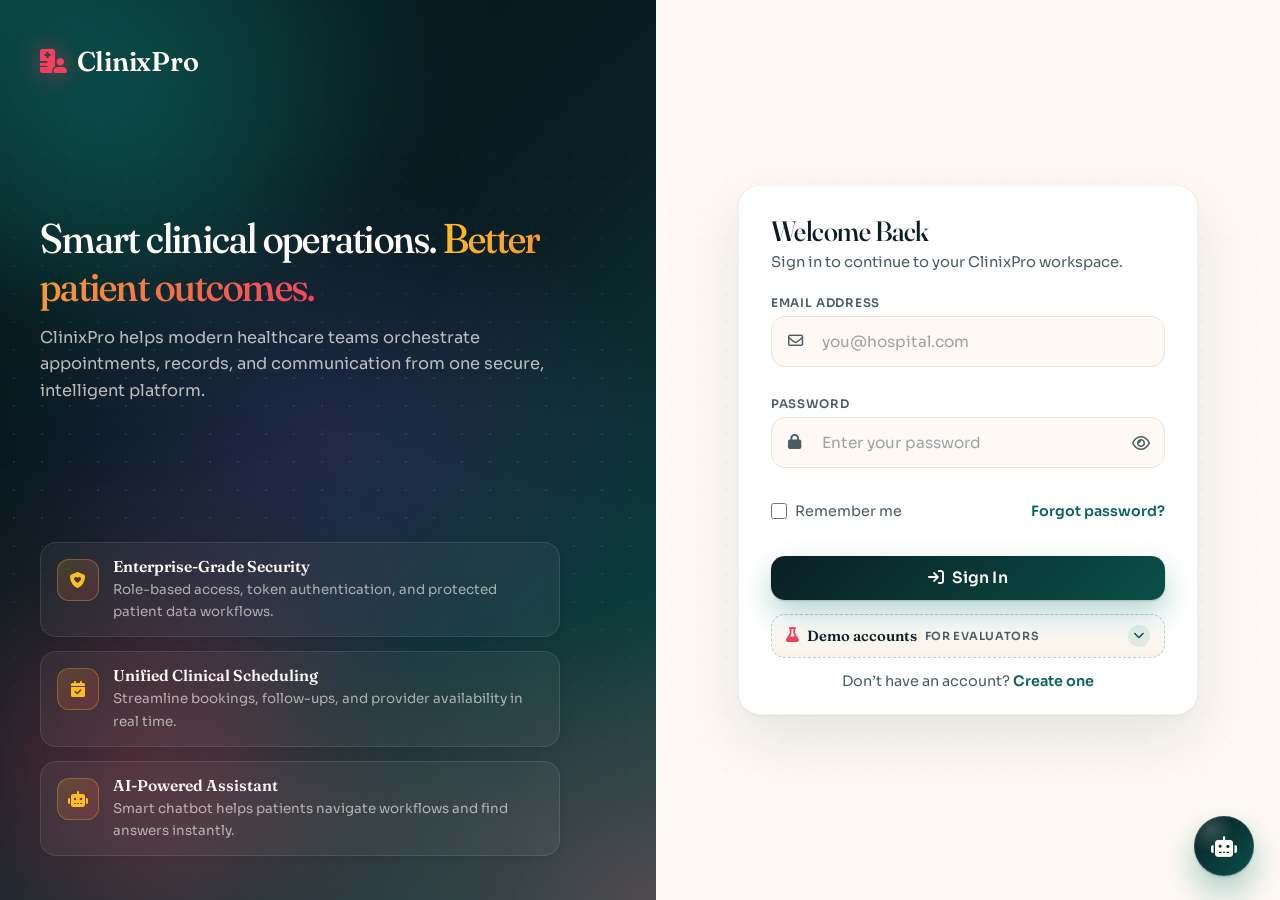
<file: frontend/doctor-profile-complete.html>
<!DOCTYPE html>
<html lang="en">
<head>
    <meta charset="UTF-8">
    <meta name="viewport" content="width=device-width, initial-scale=1.0">
    <title>Complete Profile - ClinixPro</title>
    <link rel="stylesheet" href="vendor/fontawesome/css/all.min.css">
    <link rel="stylesheet" href="css/design-tokens.css">
    <link rel="stylesheet" href="css/accessibility.css">
    <link rel="stylesheet" href="css/components-base.css">
    <link rel="stylesheet" href="css/responsive-polish.css">
    <link rel="stylesheet" href="css/auth.css">
    <link rel="stylesheet" href="css/auth-modern.css">
    <style>
        .back-home-link {
            position: fixed;
            top: 16px;
            left: 16px;
            z-index: 20;
            text-decoration: none;
            color: #1e3a8a;
            font-weight: 700;
            background: rgba(255,255,255,0.95);
            border: 1px solid #dbe4ef;
            border-radius: 999px;
            padding: 8px 12px;
            box-shadow: 0 6px 18px rgba(15,23,42,0.08);
        }
        .feedback { display: none; margin: 12px 0 6px; color: #b91c1c; font-size: 0.9rem; font-weight: 600; }
        .feedback.show { display: block; }
        .days-grid { display: flex; flex-wrap: wrap; gap: 10px; margin-top: 8px; }
        .days-grid label { display: flex; align-items: center; gap: 6px; font-size: 0.88rem; cursor: pointer; }
    </style>
</head>
<body>
    <a class="back-home-link" href="login.html"><i class="fas fa-arrow-left"></i> Back to Login</a>
    <div class="auth-container">
        <div class="auth-box auth-box-large">
            <div class="auth-header">
                <i class="fas fa-user-check auth-icon"></i>
                <h1>Complete Your Profile</h1>
                <p>Set your photo, fee, availability, and confirm your bio before entering the dashboard.</p>
            </div>

            <form id="doctorOnboardForm" class="auth-form">
                <div class="form-group">
                    <label for="profilePhoto"><i class="fas fa-camera"></i> Profile photo</label>
                    <input type="file" id="profilePhoto" accept="image/*" required>
                </div>
                <div class="form-group">
                    <label for="consultationFee"><i class="fas fa-money-bill-wave"></i> Consultation fee (PKR)</label>
                    <input type="number" id="consultationFee" min="1" step="100" placeholder="e.g. 2500" required>
                </div>
                <div class="form-group">
                    <label><i class="fas fa-calendar-week"></i> Available days</label>
                    <div class="days-grid" id="daysGrid">
                        <label><input type="checkbox" name="day" value="Mon"> Mon</label>
                        <label><input type="checkbox" name="day" value="Tue"> Tue</label>
                        <label><input type="checkbox" name="day" value="Wed"> Wed</label>
                        <label><input type="checkbox" name="day" value="Thu"> Thu</label>
                        <label><input type="checkbox" name="day" value="Fri"> Fri</label>
                        <label><input type="checkbox" name="day" value="Sat"> Sat</label>
                        <label><input type="checkbox" name="day" value="Sun"> Sun</label>
                    </div>
                </div>
                <div class="form-row">
                    <div class="form-group">
                        <label for="officeStart"><i class="fas fa-clock"></i> Office start</label>
                        <input type="time" id="officeStart" required>
                    </div>
                    <div class="form-group">
                        <label for="officeEnd"><i class="fas fa-clock"></i> Office end</label>
                        <input type="time" id="officeEnd" required>
                    </div>
                </div>
                <div class="form-group">
                    <label for="bioConfirm"><i class="fas fa-align-left"></i> Confirm bio</label>
                    <textarea id="bioConfirm" rows="4" placeholder="Professional summary for patients" required></textarea>
                </div>
                <div class="feedback" id="onboardFeedback"></div>
                <button type="submit" class="btn-login"><i class="fas fa-check"></i> Save and continue</button>
            </form>
        </div>
    </div>
    <script>
        (function () {
            const token = localStorage.getItem("token");
            const role = String(localStorage.getItem("userRole") || localStorage.getItem("userType") || "").toLowerCase();
            if (!token || role !== "doctor") {
                window.location.href = "login.html";
                return;
            }
            function getBackendOrigin() {
                const origin = window.location.origin || "http://localhost:5000";
                try {
                    const url = new URL(origin);
                    if ((url.hostname === "localhost" || url.hostname === "127.0.0.1") && url.port && url.port !== "5000") {
                        return `${url.protocol}//${url.hostname}:5000`;
                    }
                } catch (_e) {}
                return origin;
            }
            const API_BASE = getBackendOrigin();
            const doctorId = localStorage.getItem("userId");
            const feedback = document.getElementById("onboardFeedback");
            const bioEl = document.getElementById("bioConfirm");

            function showErr(msg) {
                feedback.textContent = msg;
                feedback.classList.add("show");
            }
            function clearErr() {
                feedback.textContent = "";
                feedback.classList.remove("show");
            }

            function readFileAsDataUrl(file) {
                return new Promise(function (resolve, reject) {
                    const reader = new FileReader();
                    reader.onload = function () { resolve(String(reader.result || "")); };
                    reader.onerror = function () { reject(new Error("Could not read photo.")); };
                    reader.readAsDataURL(file);
                });
            }

            fetch(API_BASE + "/api/doctors/" + encodeURIComponent(doctorId), {
                headers: { Authorization: "Bearer " + token, "Content-Type": "application/json" }
            })
                .then(function (r) { return r.json().then(function (body) { return { ok: r.ok, body: body }; }); })
                .then(function (res) {
                    if (res.ok && res.body && res.body.bio) {
                        bioEl.value = String(res.body.bio);
                    }
                })
                .catch(function () {});

            document.getElementById("doctorOnboardForm").addEventListener("submit", function (e) {
                e.preventDefault();
                clearErr();
                var fileInput = document.getElementById("profilePhoto");
                var file = fileInput.files && fileInput.files[0];
                if (!file) {
                    showErr("Please upload a profile photo.");
                    return;
                }
                var fee = Number(document.getElementById("consultationFee").value);
                if (!fee || fee <= 0) {
                    showErr("Enter a valid consultation fee.");
                    return;
                }
                var days = Array.prototype.slice.call(document.querySelectorAll('input[name="day"]:checked')).map(function (c) { return c.value; });
                if (!days.length) {
                    showErr("Select at least one available day.");
                    return;
                }
                var start = document.getElementById("officeStart").value;
                var end = document.getElementById("officeEnd").value;
                if (!start || !end) {
                    showErr("Please set office hours.");
                    return;
                }
                var bio = bioEl.value.trim();
                if (bio.length < 10) {
                    showErr("Bio must be at least 10 characters.");
                    return;
                }
                readFileAsDataUrl(file).then(function (photoData) {
                    return fetch(API_BASE + "/api/doctor/profile-onboarding", {
                        method: "POST",
                        headers: { Authorization: "Bearer " + token, "Content-Type": "application/json" },
                        body: JSON.stringify({
                            consultation_fee: fee,
                            office_hours_start: start,
                            office_hours_end: end,
                            availability_days: days.join(","),
                            bio: bio,
                            photo_data: photoData
                        })
                    });
                }).then(function (r) {
                    return r.json().then(function (body) { return { ok: r.ok, body: body }; });
                }).then(function (res) {
                    if (!res.ok) {
                        showErr((res.body && res.body.error) || "Could not save profile.");
                        return;
                    }
                    window.location.href = "doctor-dashboard.html";
                }).catch(function () {
                    showErr("Network error. Is the backend running?");
                });
            });
        })();
    </script>
</body>
</html>
</file>
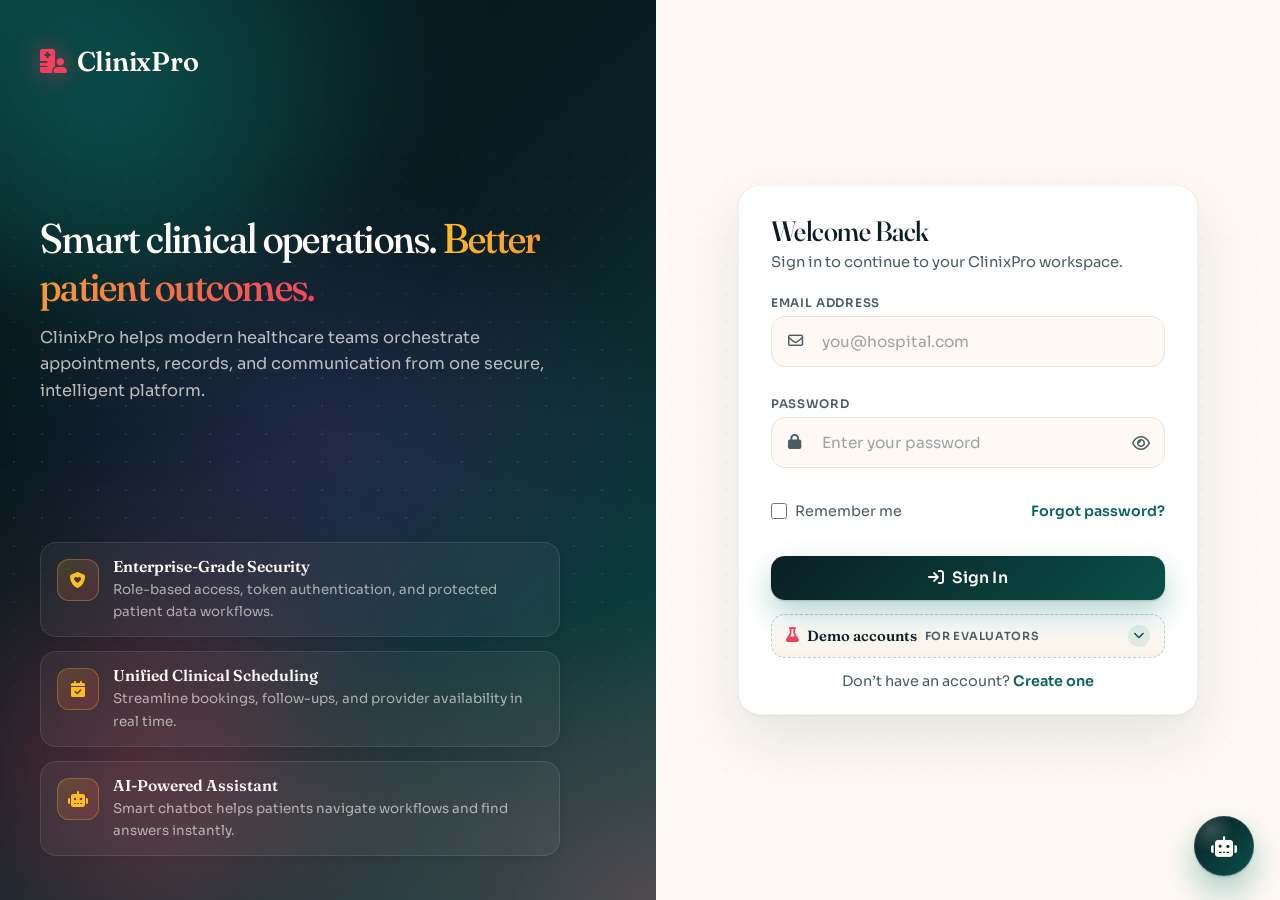
<file: frontend/doctor-status.html>
<!DOCTYPE html>
<html lang="en">
<head>
    <meta charset="UTF-8">
    <meta name="viewport" content="width=device-width, initial-scale=1.0">
    <title>Application Status - ClinixPro</title>
    <link rel="preconnect" href="https://fonts.googleapis.com">
    <link rel="preconnect" href="https://fonts.gstatic.com" crossorigin>
    <link href="https://fonts.googleapis.com/css2?family=Fraunces:opsz,wght@9..144,400;9..144,500;9..144,600;9..144,700&family=Sora:wght@400;500;600;700&display=swap" rel="stylesheet">
    <link rel="stylesheet" href="vendor/fontawesome/css/all.min.css">
    <style>
        :root {
            --cp-ink-900: #0a1f24;
            --cp-teal-700: #0a4f49;
            --cp-teal-600: #0c635c;
            --cp-teal-500: #0f766e;
            --cp-cream-50: #fef9f4;
            --cp-cream-100: #faf2e8;
            --cp-cream-200: #f1e4d2;
            --cp-ink-500: #4a5d63;
        }
        * { box-sizing: border-box; }
        body {
            margin: 0;
            min-height: 100vh;
            font-family: "Sora", "Segoe UI", system-ui, sans-serif;
            color: var(--cp-ink-900);
            background:
                radial-gradient(120% 120% at 10% 0%, #ffffff 0%, var(--cp-cream-100) 60%),
                var(--cp-cream-50);
            display: flex;
            align-items: center;
            justify-content: center;
            padding: 24px;
        }
        .status-card {
            width: 100%;
            max-width: 560px;
            background: var(--cp-cream-50);
            border: 1px solid var(--cp-cream-200);
            border-radius: 20px;
            box-shadow: 0 24px 60px rgba(10, 31, 36, 0.14);
            overflow: hidden;
        }
        .status-header {
            background: linear-gradient(135deg, var(--cp-ink-900) 0%, var(--cp-teal-700) 100%);
            color: var(--cp-cream-50);
            padding: 28px 34px;
        }
        .brand-line {
            display: flex;
            align-items: center;
            gap: 9px;
            font-family: "Fraunces", "Georgia", serif;
            font-weight: 600;
            font-size: 1.15rem;
            margin-bottom: 16px;
        }
        .brand-line i { color: var(--cp-teal-500); }
        .status-badge {
            display: inline-flex;
            align-items: center;
            gap: 8px;
            font-size: 0.82rem;
            font-weight: 600;
            padding: 6px 14px;
            border-radius: 999px;
            letter-spacing: 0.02em;
        }
        .status-badge.pending { background: rgba(251, 191, 36, 0.18); color: #fcd34d; }
        .status-badge.rejected { background: rgba(248, 113, 113, 0.18); color: #fca5a5; }
        .status-body { padding: 30px 34px 34px; }
        .status-body h1 {
            font-family: "Fraunces", "Georgia", serif;
            font-weight: 600;
            font-size: 1.55rem;
            letter-spacing: -0.02em;
            margin: 0 0 12px;
        }
        .status-body p {
            font-size: 0.96rem;
            line-height: 1.6;
            color: var(--cp-ink-500);
            margin: 0 0 16px;
        }
        .reason-box {
            margin: 4px 0 20px;
            padding: 14px 16px;
            background: var(--cp-cream-100);
            border-left: 4px solid var(--cp-teal-600);
            border-radius: 8px;
            font-size: 0.92rem;
            color: var(--cp-ink-900);
            line-height: 1.5;
        }
        .reason-box strong { color: var(--cp-teal-700); }
        .actions { display: flex; flex-wrap: wrap; gap: 12px; margin-top: 8px; }
        .btn {
            display: inline-flex;
            align-items: center;
            gap: 8px;
            font-family: inherit;
            font-size: 0.92rem;
            font-weight: 600;
            padding: 12px 22px;
            border-radius: 12px;
            border: none;
            cursor: pointer;
            text-decoration: none;
        }
        .btn-primary {
            background: linear-gradient(135deg, var(--cp-teal-500), var(--cp-teal-700));
            color: #fff;
            box-shadow: 0 10px 24px rgba(15, 118, 110, 0.28);
        }
        .btn-primary:hover { filter: brightness(1.06); }
        .btn-ghost {
            background: transparent;
            color: var(--cp-teal-700);
            border: 1px solid var(--cp-cream-200);
        }
        .btn-ghost:hover { background: var(--cp-cream-100); }
    </style>
</head>
<body>
    <div class="status-card">
        <div class="status-header">
            <div class="brand-line"><i class="fa-solid fa-heart-pulse"></i> ClinixPro</div>
            <span class="status-badge" id="statusBadge"></span>
        </div>
        <div class="status-body" id="statusBody">
            <h1>Loading…</h1>
        </div>
    </div>

    <script>
        (function () {
            let stored = null;
            try {
                stored = JSON.parse(sessionStorage.getItem('doctorApplicationStatus') || 'null');
            } catch (e) {
                stored = null;
            }
            if (!stored || !stored.status) {
                window.location.href = 'login.html';
                return;
            }

            const badge = document.getElementById('statusBadge');
            const body = document.getElementById('statusBody');
            const app = stored.application || {};

            function esc(v) {
                return String(v == null ? '' : v).replace(/[&<>"']/g, function (c) {
                    return { '&': '&amp;', '<': '&lt;', '>': '&gt;', '"': '&quot;', "'": '&#39;' }[c];
                });
            }

            if (stored.status === 'pending') {
                badge.className = 'status-badge pending';
                badge.innerHTML = '<i class="fas fa-hourglass-half"></i> Under Review';
                body.innerHTML =
                    '<h1>Your application is under review</h1>' +
                    '<p>Thank you for applying to join ClinixPro. Our team is reviewing your credentials and ' +
                    'verification document. You will receive an email notification once a decision has been made. ' +
                    'Thank you for your patience.</p>' +
                    '<div class="actions">' +
                    '<a class="btn btn-ghost" href="login.html"><i class="fas fa-arrow-left"></i> Back to Login</a>' +
                    '</div>';
            } else if (stored.status === 'rejected') {
                badge.className = 'status-badge rejected';
                badge.innerHTML = '<i class="fas fa-circle-xmark"></i> Not Approved';
                const reason = stored.rejection_reason || 'No specific reason was provided.';
                body.innerHTML =
                    '<h1>Your application was not approved</h1>' +
                    '<div class="reason-box"><strong>Reason:</strong> ' + esc(reason) + '</div>' +
                    '<p>You may re-apply with updated information, or contact support if you believe this was made ' +
                    'in error. Re-applying will reuse your previous details — you will only need to upload a fresh ' +
                    'verification document.</p>' +
                    '<div class="actions">' +
                    '<button class="btn btn-primary" id="reapplyBtn"><i class="fas fa-rotate-right"></i> Re-apply</button>' +
                    '<a class="btn btn-ghost" href="login.html"><i class="fas fa-arrow-left"></i> Back to Login</a>' +
                    '</div>';

                document.getElementById('reapplyBtn').addEventListener('click', function () {
                    // Seed the registration basics the doctor verification form expects.
                    sessionStorage.setItem('doctorRegistrationBasic', JSON.stringify({
                        first_name: app.first_name || '',
                        last_name: app.last_name || '',
                        email: app.email || '',
                        phone: app.phone || '',
                        password: stored.password || ''
                    }));
                    // Seed prefill for the extra verification fields (NOT the document).
                    sessionStorage.setItem('doctorReapplyPrefill', JSON.stringify({
                        specialization: app.specialization || '',
                        clinic_name: app.clinic_name || '',
                        city: app.city || '',
                        experience_years: app.experience_years || '',
                        bio: app.bio || ''
                    }));
                    window.location.href = 'register-doctor.html';
                });
            } else {
                window.location.href = 'login.html';
            }
        })();
    </script>
</body>
</html>
</file>
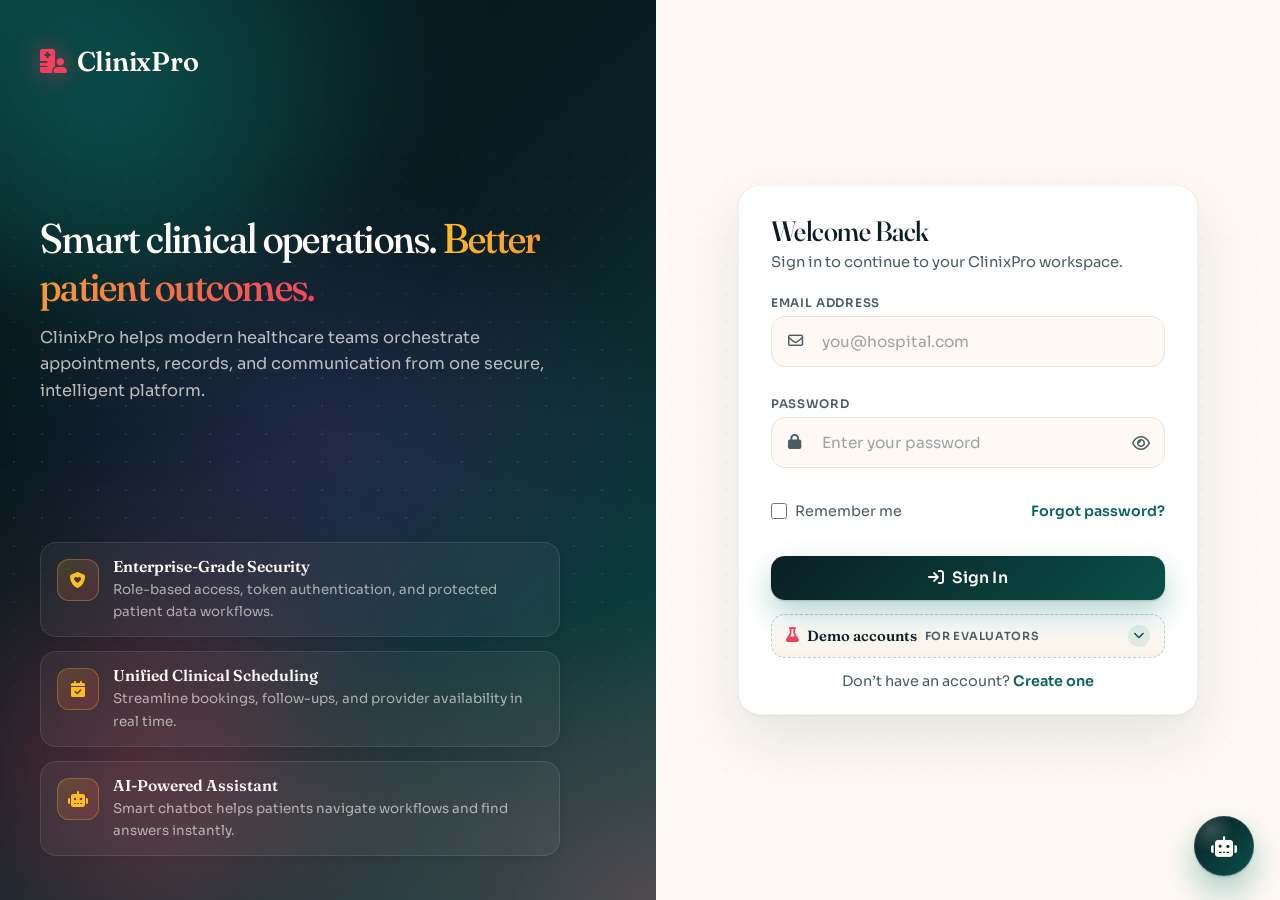
<file: frontend/login.html>
<!DOCTYPE html>
<html lang="en">
<head>
    <meta charset="UTF-8">
    <meta name="viewport" content="width=device-width, initial-scale=1.0">
    <title>ClinixPro | Login</title>
    <link rel="preconnect" href="https://fonts.googleapis.com">
    <link rel="preconnect" href="https://fonts.gstatic.com" crossorigin>
    <link href="https://fonts.googleapis.com/css2?family=Fraunces:opsz,wght@9..144,400;9..144,500;9..144,600;9..144,700&family=Sora:wght@400;500;600;700&family=JetBrains+Mono:wght@500;600&display=swap" rel="stylesheet">
    <link rel="stylesheet" href="vendor/fontawesome/css/all.min.css">
    <link rel="stylesheet" href="css/design-tokens.css">
    <link rel="stylesheet" href="css/accessibility.css">
    <link rel="stylesheet" href="css/components-base.css">
    <link rel="stylesheet" href="css/responsive-polish.css">
    <link rel="stylesheet" href="css/chatbot.css">
    <link rel="stylesheet" href="css/login.css">
    <link rel="stylesheet" href="css/auth-modern.css">
    <link rel="stylesheet" href="css/login-redesign.css">
</head>
<body>
    <div class="page">
        <section class="left-panel">
            <div class="left-panel-mesh" aria-hidden="true"></div>
            <a href="index.html" class="brand" aria-label="Back to ClinixPro home">
                <i class="fa-solid fa-hospital-user"></i>
                <span>ClinixPro</span>
            </a>

            <div class="tagline">
                <h1>Smart clinical operations. <span class="accent">Better patient outcomes.</span></h1>
                <p>ClinixPro helps modern healthcare teams orchestrate appointments, records, and communication from one secure, intelligent platform.</p>
            </div>

            <div class="features">
                <div class="feature">
                    <i class="fa-solid fa-shield-heart"></i>
                    <div>
                        <strong>Enterprise-Grade Security</strong>
                        <span>Role-based access, token authentication, and protected patient data workflows.</span>
                    </div>
                </div>
                <div class="feature">
                    <i class="fa-solid fa-calendar-check"></i>
                    <div>
                        <strong>Unified Clinical Scheduling</strong>
                        <span>Streamline bookings, follow-ups, and provider availability in real time.</span>
                    </div>
                </div>
                <div class="feature">
                    <i class="fa-solid fa-robot"></i>
                    <div>
                        <strong>AI-Powered Assistant</strong>
                        <span>Smart chatbot helps patients navigate workflows and find answers instantly.</span>
                    </div>
                </div>
            </div>
        </section>

        <section class="right-panel">
            <div class="auth-card">
                <div class="auth-head">
                    <h2>Welcome Back</h2>
                    <p>Sign in to continue to your ClinixPro workspace.</p>
                </div>

                <form id="loginForm" novalidate autocomplete="off">
                    <div class="field">
                        <label for="email">Email Address</label>
                        <div class="input-wrap">
                            <i class="fa-regular fa-envelope"></i>
                            <input type="email" id="email" name="email" autocomplete="off" placeholder="you@hospital.com" required>
                        </div>
                    </div>

                    <div class="field">
                        <label for="password">Password</label>
                        <div class="input-wrap">
                            <i class="fa-solid fa-lock"></i>
                            <input type="password" id="password" name="password" autocomplete="new-password" placeholder="Enter your password" required>
                            <button type="button" class="toggle-password" id="togglePassword" aria-label="Show password">
                                <i class="fa-regular fa-eye"></i>
                            </button>
                        </div>
                    </div>

                    <div class="meta">
                        <label class="remember" for="remember">
                            <input type="checkbox" id="remember" name="remember">
                            <span>Remember me</span>
                        </label>
                        <a href="#" class="forgot" id="forgotPassword">Forgot password?</a>
                    </div>

                    <button type="submit" class="submit-btn" id="loginButton">
                        <span class="label"><i class="fa-solid fa-arrow-right-to-bracket"></i> Sign In</span>
                        <span class="spinner"><i class="fa-solid fa-spinner fa-spin"></i> Signing in...</span>
                    </button>

                    <div class="error-box" id="errorBox"></div>
                    <div class="success-box" id="successBox"></div>
                </form>

                <details class="demo-accounts" id="demoAccounts">
                    <summary class="demo-head">
                        <i class="fa-solid fa-flask"></i>
                        <strong>Demo accounts</strong>
                        <small>For evaluators</small>
                        <span class="demo-toggle" aria-hidden="true"><i class="fa-solid fa-chevron-down"></i></span>
                    </summary>
                    <div class="demo-list" id="demoAccountsList">
                        <div class="demo-row admin"
                             data-email="admin@clinixpro.com"
                             data-password="Admin@123">
                            <span class="role"><i class="fa-solid fa-user-shield"></i> Admin</span>
                            <div class="creds">
                                <span class="cred-line"><em>email</em>admin@clinixpro.com</span>
                                <span class="cred-line"><em>pass</em>Admin@123</span>
                            </div>
                            <div class="demo-actions">
                                <button type="button" class="demo-btn" data-copy="email" title="Copy email">
                                    <i class="fa-regular fa-envelope"></i> Email
                                </button>
                                <button type="button" class="demo-btn" data-copy="password" title="Copy password">
                                    <i class="fa-solid fa-key"></i> Password
                                </button>
                                <button type="button" class="demo-btn" data-copy="fill" title="Fill the form">
                                    <i class="fa-solid fa-bolt"></i> Fill
                                </button>
                            </div>
                        </div>
                        <div class="demo-row doctor"
                             data-email="doctor@clinixpro.com"
                             data-password="Doctor@123">
                            <span class="role"><i class="fa-solid fa-user-doctor"></i> Doctor</span>
                            <div class="creds">
                                <span class="cred-line"><em>email</em>doctor@clinixpro.com</span>
                                <span class="cred-line"><em>pass</em>Doctor@123</span>
                            </div>
                            <div class="demo-actions">
                                <button type="button" class="demo-btn" data-copy="email" title="Copy email">
                                    <i class="fa-regular fa-envelope"></i> Email
                                </button>
                                <button type="button" class="demo-btn" data-copy="password" title="Copy password">
                                    <i class="fa-solid fa-key"></i> Password
                                </button>
                                <button type="button" class="demo-btn" data-copy="fill" title="Fill the form">
                                    <i class="fa-solid fa-bolt"></i> Fill
                                </button>
                            </div>
                        </div>
                        <div class="demo-row patient"
                             data-email="patient@clinixpro.com"
                             data-password="Patient@123">
                            <span class="role"><i class="fa-solid fa-user"></i> Patient</span>
                            <div class="creds">
                                <span class="cred-line"><em>email</em>patient@clinixpro.com</span>
                                <span class="cred-line"><em>pass</em>Patient@123</span>
                            </div>
                            <div class="demo-actions">
                                <button type="button" class="demo-btn" data-copy="email" title="Copy email">
                                    <i class="fa-regular fa-envelope"></i> Email
                                </button>
                                <button type="button" class="demo-btn" data-copy="password" title="Copy password">
                                    <i class="fa-solid fa-key"></i> Password
                                </button>
                                <button type="button" class="demo-btn" data-copy="fill" title="Fill the form">
                                    <i class="fa-solid fa-bolt"></i> Fill
                                </button>
                            </div>
                        </div>
                    </div>
                    <p class="demo-foot">
                        <i class="fa-solid fa-circle-info"></i>
                        Click <strong>Fill</strong> to auto-populate the form, or copy individual values.
                    </p>
                </details>

                <p class="auth-footer">
                    Don’t have an account?
                    <a href="register.html">Create one</a>
                </p>

            </div>
        </section>
    </div>

    <div id="forgotPasswordModal" class="fp-modal" aria-hidden="true">
        <div class="fp-backdrop" data-fp-close></div>
        <div class="fp-card" role="dialog" aria-modal="true" aria-labelledby="fpTitle">
            <button type="button" class="fp-close" data-fp-close aria-label="Close">&times;</button>

            <div class="fp-step" data-step="1">
                <div class="fp-icon"><i class="fa-solid fa-envelope-open-text"></i></div>
                <h3 id="fpTitle">Reset your password</h3>
                <p class="fp-sub">Enter your account email and we'll send you a 6-digit verification code.</p>
                <form id="fpEmailForm" novalidate>
                    <label for="fpEmail">Email Address</label>
                    <input type="email" id="fpEmail" placeholder="you@hospital.com" required autocomplete="email">
                    <div class="fp-msg" id="fpEmailMsg"></div>
                    <button type="submit" class="fp-btn" id="fpEmailBtn">
                        <span class="label"><i class="fa-solid fa-paper-plane"></i> Send Code</span>
                        <span class="spinner"><i class="fa-solid fa-spinner fa-spin"></i> Sending...</span>
                    </button>
                </form>
            </div>

            <div class="fp-step" data-step="2" hidden>
                <div class="fp-icon"><i class="fa-solid fa-shield-halved"></i></div>
                <h3>Enter verification code</h3>
                <p class="fp-sub">We sent a 6-digit code to <strong id="fpEmailDisplay">your email</strong>. The code expires in 15 minutes.</p>
                <form id="fpResetForm" novalidate>
                    <label for="fpCode">Verification Code</label>
                    <input type="text" id="fpCode" inputmode="numeric" maxlength="6" pattern="[0-9]{6}" placeholder="123456" required autocomplete="one-time-code">

                    <label for="fpNewPassword">New Password</label>
                    <input type="password" id="fpNewPassword" minlength="6" placeholder="At least 6 characters" required autocomplete="new-password">

                    <label for="fpConfirmPassword">Confirm New Password</label>
                    <input type="password" id="fpConfirmPassword" minlength="6" placeholder="Re-enter your new password" required autocomplete="new-password">

                    <div class="fp-msg" id="fpResetMsg"></div>
                    <button type="submit" class="fp-btn" id="fpResetBtn">
                        <span class="label"><i class="fa-solid fa-rotate-right"></i> Reset Password</span>
                        <span class="spinner"><i class="fa-solid fa-spinner fa-spin"></i> Resetting...</span>
                    </button>
                    <button type="button" class="fp-link-btn" id="fpResendBtn">Didn't get a code? Resend</button>
                </form>
            </div>

            <div class="fp-step" data-step="3" hidden>
                <div class="fp-icon fp-icon-success"><i class="fa-solid fa-circle-check"></i></div>
                <h3>Password reset successful</h3>
                <p class="fp-sub">You can now log in with your new password.</p>
                <button type="button" class="fp-btn" data-fp-close>
                    <span class="label"><i class="fa-solid fa-arrow-right-to-bracket"></i> Back to login</span>
                </button>
            </div>
        </div>
    </div>

    <script>
        (function () {
            function getBackendOrigin() {
                const origin = window.location.origin || "http://localhost:5000";
                try {
                    const url = new URL(origin);
                    if ((url.hostname === "localhost" || url.hostname === "127.0.0.1") && url.port && url.port !== "5000") {
                        return `${url.protocol}//${url.hostname}:5000`;
                    }
                } catch (_e) {}
                return origin;
            }

            const API_BASE = `${getBackendOrigin()}/api`;
            const API_URL = `${API_BASE}/auth/login`;
            const FORGOT_URL = `${API_BASE}/auth/forgot-password`;
            const RESET_URL = `${API_BASE}/auth/reset-password`;

            const form = document.getElementById("loginForm");
            const emailInput = document.getElementById("email");
            const passwordInput = document.getElementById("password");
            const rememberCheckbox = document.getElementById("remember");
            const loginButton = document.getElementById("loginButton");
            const errorBox = document.getElementById("errorBox");
            const successBox = document.getElementById("successBox");
            const forgotPasswordLink = document.getElementById("forgotPassword");
            const togglePasswordBtn = document.getElementById("togglePassword");

            function showError(message) {
                errorBox.textContent = message;
                errorBox.classList.add("show");
            }

            function clearError() {
                errorBox.textContent = "";
                errorBox.classList.remove("show");
            }

            function showSuccess(message) {
                successBox.textContent = message;
                successBox.classList.add("show");
            }

            function setLoading(isLoading) {
                loginButton.disabled = isLoading;
                loginButton.classList.toggle("loading", isLoading);
            }

            function normalizeRole(payload) {
                return (payload.user_type || payload.role || "").toLowerCase();
            }

            function clearLegacySessionData() {
                const staleKeys = Object.keys(localStorage).filter((key) =>
                    key === 'userName' ||
                    key === 'userData' ||
                    key === 'user' ||
                    key === 'doctorName' ||
                    key === 'patientName' ||
                    key === 'userEmail' ||
                    key === 'patientProfileLocal' ||
                    key === 'patientProfileExtras' ||
                    key === 'patientAvatarDataUrl' ||
                    key === 'doctorAvatarDataUrl' ||
                    key === 'userRole' ||
                    key === 'userType' ||
                    key === 'patientId' ||
                    key === 'doctorId' ||
                    key === 'patientName' ||
                    key === 'doctorName'
                );
                staleKeys.forEach((k) => localStorage.removeItem(k));
                Object.keys(localStorage).forEach((key) => {
                    if (key.startsWith('clinixpro_user_name_')) {
                        localStorage.removeItem(key);
                    }
                });
            }

            function persistSession(payload) {
                clearLegacySessionData();
                localStorage.setItem("token", payload.token || "");
                localStorage.setItem("userRole", normalizeRole(payload));

                const userData = {
                    id: payload.user_id || null,
                    name: payload.name || "",
                    email: emailInput.value.trim(),
                    role: normalizeRole(payload)
                };
                localStorage.setItem("userData", JSON.stringify(userData));

                localStorage.setItem("userId", String(payload.user_id || ""));
                localStorage.setItem("userName", payload.name || "");
                localStorage.setItem("userEmail", emailInput.value.trim());
                localStorage.setItem("userType", normalizeRole(payload));
                if (normalizeRole(payload) === "doctor") {
                    localStorage.setItem("doctorName", payload.name || "");
                } else if (normalizeRole(payload) === "patient") {
                    localStorage.setItem("patientName", payload.name || "");
                }

                // Intentionally do not persist email locally to avoid stale autofill behavior.
            }

            function redirectByRole(role, payload) {
                if (role === "doctor") {
                    if (payload && payload.doctor_profile_complete === false) {
                        window.location.href = "doctor-profile-complete.html";
                        return;
                    }
                    window.location.href = "doctor-dashboard.html";
                    return;
                }
                if (role === "patient") {
                    window.location.href = "patient-dashboard.html";
                    return;
                }
                if (role === "admin") {
                    window.location.href = "dashboard.html";
                    return;
                }
                window.location.href = "dashboard.html";
            }

            togglePasswordBtn.addEventListener("click", function () {
                const isPassword = passwordInput.type === "password";
                passwordInput.type = isPassword ? "text" : "password";
                togglePasswordBtn.setAttribute("aria-label", isPassword ? "Hide password" : "Show password");
                togglePasswordBtn.innerHTML = isPassword
                    ? '<i class="fa-regular fa-eye-slash"></i>'
                    : '<i class="fa-regular fa-eye"></i>';
            });

            const fpModal = document.getElementById("forgotPasswordModal");
            const fpEmailForm = document.getElementById("fpEmailForm");
            const fpResetForm = document.getElementById("fpResetForm");
            const fpEmailInput = document.getElementById("fpEmail");
            const fpEmailDisplay = document.getElementById("fpEmailDisplay");
            const fpEmailBtn = document.getElementById("fpEmailBtn");
            const fpResetBtn = document.getElementById("fpResetBtn");
            const fpResendBtn = document.getElementById("fpResendBtn");
            const fpCodeInput = document.getElementById("fpCode");
            const fpNewPassword = document.getElementById("fpNewPassword");
            const fpConfirmPassword = document.getElementById("fpConfirmPassword");
            const fpEmailMsg = document.getElementById("fpEmailMsg");
            const fpResetMsg = document.getElementById("fpResetMsg");
            let fpCurrentEmail = "";

            function fpShowStep(step) {
                fpModal.querySelectorAll(".fp-step").forEach((el) => {
                    el.hidden = String(el.dataset.step) !== String(step);
                });
            }

            function fpOpen() {
                fpEmailMsg.textContent = "";
                fpEmailMsg.className = "fp-msg";
                fpResetMsg.textContent = "";
                fpResetMsg.className = "fp-msg";
                fpResetForm.reset();
                fpEmailInput.value = (emailInput.value || "").trim();
                fpShowStep(1);
                fpModal.classList.add("show");
                fpModal.setAttribute("aria-hidden", "false");
                setTimeout(() => fpEmailInput.focus(), 80);
            }

            function fpClose() {
                fpModal.classList.remove("show");
                fpModal.setAttribute("aria-hidden", "true");
            }

            function fpSetMsg(el, text, type) {
                el.textContent = text || "";
                el.className = "fp-msg" + (type ? " " + type : "");
            }

            function fpSetLoading(btn, isLoading) {
                btn.disabled = !!isLoading;
                btn.classList.toggle("loading", !!isLoading);
            }

            forgotPasswordLink.addEventListener("click", function (event) {
                event.preventDefault();
                fpOpen();
            });

            fpModal.querySelectorAll("[data-fp-close]").forEach((el) => {
                el.addEventListener("click", fpClose);
            });

            document.addEventListener("keydown", function (event) {
                if (event.key === "Escape" && fpModal.classList.contains("show")) {
                    fpClose();
                }
            });

            async function fpSendCode(emailValue) {
                const response = await fetch(FORGOT_URL, {
                    method: "POST",
                    headers: { "Content-Type": "application/json" },
                    body: JSON.stringify({ email: emailValue })
                });
                let payload = {};
                try { payload = await response.json(); } catch (_e) { payload = {}; }
                if (!response.ok) {
                    throw new Error(payload.error || "Could not send reset code.");
                }
                return payload;
            }

            fpEmailForm.addEventListener("submit", async function (event) {
                event.preventDefault();
                fpSetMsg(fpEmailMsg, "", "");
                const value = (fpEmailInput.value || "").trim();
                const emailPattern = /^[^\s@]+@[^\s@]+\.[^\s@]+$/;
                if (!emailPattern.test(value)) {
                    fpSetMsg(fpEmailMsg, "Please enter a valid email address.", "error");
                    return;
                }
                fpSetLoading(fpEmailBtn, true);
                try {
                    const payload = await fpSendCode(value);
                    fpCurrentEmail = value;
                    fpEmailDisplay.textContent = value;
                    fpShowStep(2);
                    if (payload && payload.debug_code) {
                        fpSetMsg(fpResetMsg, `Dev mode: code is ${payload.debug_code}`, "info");
                    } else {
                        fpSetMsg(fpResetMsg, "Code sent. Check your inbox (and spam folder).", "success");
                    }
                    setTimeout(() => fpCodeInput.focus(), 80);
                } catch (err) {
                    fpSetMsg(fpEmailMsg, err.message || "Unable to send code. Please try again.", "error");
                } finally {
                    fpSetLoading(fpEmailBtn, false);
                }
            });

            fpResendBtn.addEventListener("click", async function () {
                if (!fpCurrentEmail) return;
                fpSetMsg(fpResetMsg, "", "");
                fpSetLoading(fpResendBtn, true);
                try {
                    const payload = await fpSendCode(fpCurrentEmail);
                    if (payload && payload.debug_code) {
                        fpSetMsg(fpResetMsg, `Dev mode: code is ${payload.debug_code}`, "info");
                    } else {
                        fpSetMsg(fpResetMsg, "A new code has been sent to your email.", "success");
                    }
                } catch (err) {
                    fpSetMsg(fpResetMsg, err.message || "Could not resend code.", "error");
                } finally {
                    fpSetLoading(fpResendBtn, false);
                }
            });

            fpResetForm.addEventListener("submit", async function (event) {
                event.preventDefault();
                fpSetMsg(fpResetMsg, "", "");
                const code = (fpCodeInput.value || "").trim();
                const newPwd = fpNewPassword.value || "";
                const confirmPwd = fpConfirmPassword.value || "";

                if (!/^\d{6}$/.test(code)) {
                    fpSetMsg(fpResetMsg, "Enter the 6-digit code from your email.", "error");
                    return;
                }
                if (newPwd.length < 6) {
                    fpSetMsg(fpResetMsg, "Password must be at least 6 characters.", "error");
                    return;
                }
                if (newPwd !== confirmPwd) {
                    fpSetMsg(fpResetMsg, "Passwords do not match.", "error");
                    return;
                }

                fpSetLoading(fpResetBtn, true);
                try {
                    const response = await fetch(RESET_URL, {
                        method: "POST",
                        headers: { "Content-Type": "application/json" },
                        body: JSON.stringify({
                            email: fpCurrentEmail,
                            code: code,
                            new_password: newPwd
                        })
                    });
                    let payload = {};
                    try { payload = await response.json(); } catch (_e) { payload = {}; }
                    if (!response.ok) {
                        throw new Error(payload.error || "Could not reset password.");
                    }
                    fpShowStep(3);
                    emailInput.value = fpCurrentEmail;
                    showSuccess("Password reset. Please sign in with your new password.");
                } catch (err) {
                    fpSetMsg(fpResetMsg, err.message || "Reset failed. Please try again.", "error");
                } finally {
                    fpSetLoading(fpResetBtn, false);
                }
            });

            form.addEventListener("submit", async function (event) {
                event.preventDefault();
                clearError();

                const email = emailInput.value.trim();
                const password = passwordInput.value;

                if (!email || !password) {
                    showError("Please enter both email and password.");
                    return;
                }

                const emailPattern = /^[^\s@]+@[^\s@]+\.[^\s@]+$/;
                if (!emailPattern.test(email)) {
                    showError("Please enter a valid email address.");
                    return;
                }

                setLoading(true);
                let redirecting = false;
                try {
                    const response = await fetch(API_URL, {
                        method: "POST",
                        headers: {
                            "Content-Type": "application/json"
                        },
                        body: JSON.stringify({ email: email, password: password })
                    });

                    let payload = {};
                    try {
                        payload = await response.json();
                    } catch (e) {
                        payload = {};
                    }

                    if (!response.ok || !payload.token) {
                        const message = payload.error || payload.message || "Login failed. Please verify your credentials.";
                        showError(message);
                        return;
                    }

                    if (rememberCheckbox && rememberCheckbox.checked) {
                        localStorage.setItem("rememberedEmail", email);
                    } else {
                        localStorage.removeItem("rememberedEmail");
                    }
                    persistSession(payload);
                    redirecting = true;
                    const role = normalizeRole(payload);
                    if (role === "admin") {
                        window.location.href = "dashboard.html";
                    } else if (role === "doctor") {
                        window.location.href = payload.doctor_profile_complete === false
                            ? "doctor-profile-complete.html"
                            : "doctor-dashboard.html";
                    } else if (role === "patient") {
                        window.location.href = "patient-dashboard.html";
                    } else {
                        window.location.href = "dashboard.html";
                    }
                } catch (error) {
                    redirecting = false;
                    showError("Unable to connect to the server. Please ensure the server is running.");
                } finally {
                    if (!redirecting) setLoading(false);
                }
            });

            const rememberedEmail = localStorage.getItem("rememberedEmail");
            if (rememberedEmail) {
                emailInput.value = rememberedEmail;
            } else {
                emailInput.value = "";
            }
            passwordInput.value = "";

            const registerSuccessMessage = localStorage.getItem("registerSuccessMessage");
            if (registerSuccessMessage) {
                showSuccess(registerSuccessMessage);
                localStorage.removeItem("registerSuccessMessage");
            }

            // ===== Demo accounts: copy + fill =====
            const demoList = document.getElementById("demoAccountsList");
            // Guarantee the <details> chip starts collapsed — defensive against
            // browser session-restore that can sometimes preserve the `open`
            // attribute across reloads.
            const demoAccountsEl = document.getElementById("demoAccounts");
            if (demoAccountsEl) demoAccountsEl.removeAttribute("open");
            async function copyToClipboard(text) {
                if (navigator.clipboard && window.isSecureContext) {
                    try { await navigator.clipboard.writeText(text); return true; }
                    catch (_e) { /* fall through */ }
                }
                // Fallback for non-secure / older browsers
                try {
                    const ta = document.createElement("textarea");
                    ta.value = text;
                    ta.style.position = "fixed";
                    ta.style.opacity = "0";
                    document.body.appendChild(ta);
                    ta.select();
                    document.execCommand("copy");
                    document.body.removeChild(ta);
                    return true;
                } catch (_e) { return false; }
            }
            function flashCopied(btn, label) {
                const originalHtml = btn.innerHTML;
                btn.classList.add("copied");
                btn.innerHTML = '<i class="fa-solid fa-check"></i> ' + label;
                setTimeout(() => {
                    btn.classList.remove("copied");
                    btn.innerHTML = originalHtml;
                }, 1400);
            }
            if (demoList) {
                demoList.addEventListener("click", async function (event) {
                    const btn = event.target.closest("[data-copy]");
                    if (!btn) return;
                    const row = btn.closest(".demo-row");
                    if (!row) return;
                    const email = row.getAttribute("data-email") || "";
                    const password = row.getAttribute("data-password") || "";
                    const action = btn.getAttribute("data-copy");
                    if (action === "fill") {
                        emailInput.value = email;
                        passwordInput.value = password;
                        clearError();
                        flashCopied(btn, "Filled");
                        passwordInput.focus();
                        return;
                    }
                    const value = action === "password" ? password : email;
                    const ok = await copyToClipboard(value);
                    flashCopied(btn, ok ? "Copied" : "Failed");
                });
            }
        })();
    </script>
    <script src="js/chatbot.js"></script>
</body>
</html>
</file>
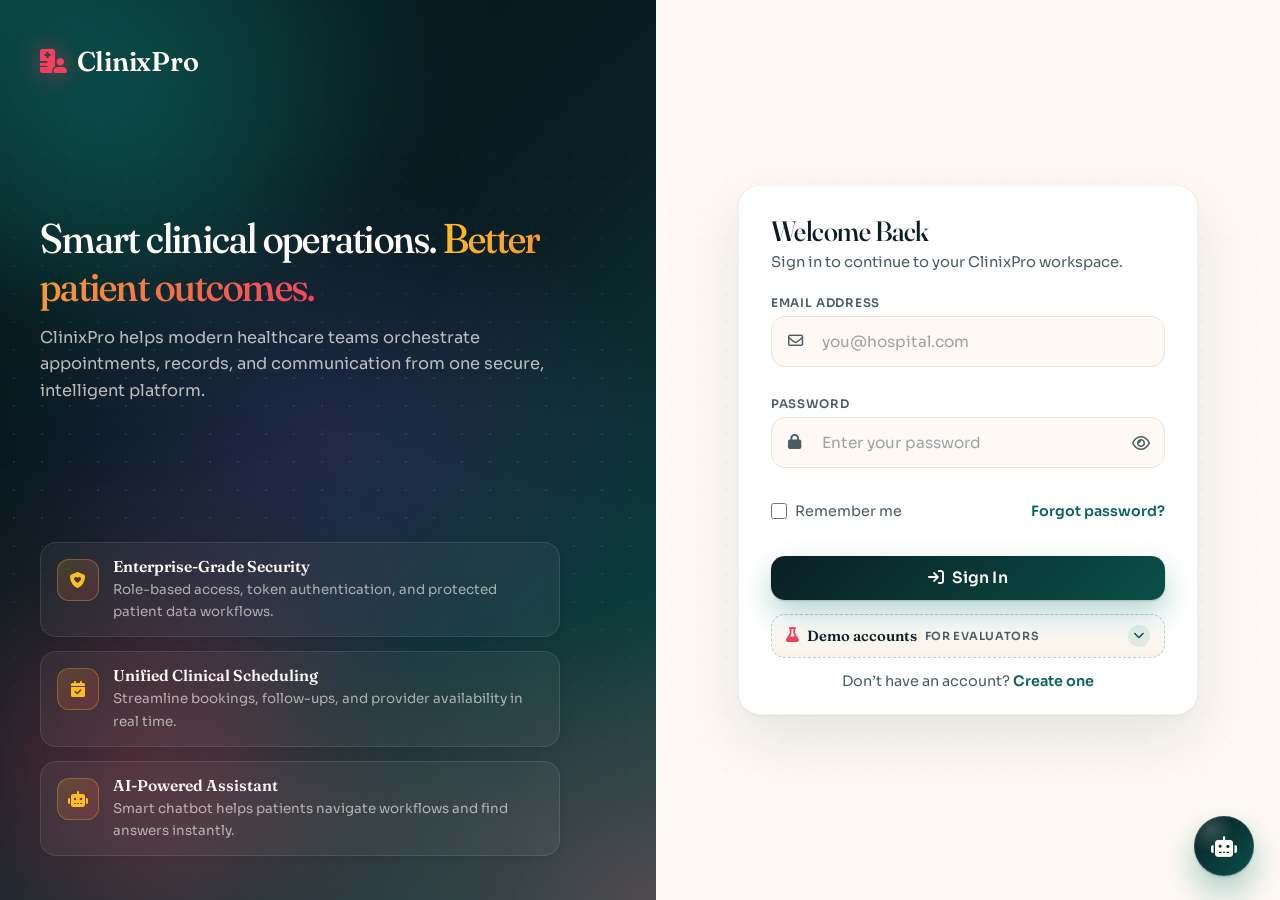
<file: frontend/patient-dashboard.html>
<!DOCTYPE html>
<html lang="en">
<head>
    <meta charset="UTF-8">
    <meta name="viewport" content="width=device-width, initial-scale=1.0">
    <title>ClinixPro | Patient Dashboard</title>
    <link rel="preconnect" href="https://fonts.googleapis.com">
    <link rel="preconnect" href="https://fonts.gstatic.com" crossorigin>
    <link href="https://fonts.googleapis.com/css2?family=Inter:wght@400;500;600;700;800&display=swap" rel="stylesheet">
    <link rel="stylesheet" href="vendor/fontawesome/css/all.min.css">
    <link rel="stylesheet" href="css/design-tokens.css">
    <link rel="stylesheet" href="css/accessibility.css">
    <link rel="stylesheet" href="css/components-base.css">
    <link rel="stylesheet" href="css/responsive-polish.css">
    <link rel="stylesheet" href="css/chatbot.css">
    <link rel="stylesheet" href="css/patient-dashboard.css">
    <link rel="stylesheet" href="css/dashboard-polish.css">
    <link rel="stylesheet" href="css/patient-dashboard-theme.css">
    <style>body.session-pending{visibility:hidden}</style>
</head>
<body class="session-pending">
    <div class="app-layout">
        <aside id="sidebar" class="sidebar">
            <div class="brand"><i class="fa-solid fa-heart-pulse"></i> ClinixPro</div>
            <div class="patient-box">
                <div id="avatar" class="avatar">P</div>
                <div>
                    <small>Patient Portal</small>
                    <strong id="sidebarName">Patient</strong>
                </div>
            </div>

            <nav class="side-nav">
                <button class="side-link active" data-section="dashboard"><i class="fa-solid fa-house"></i> Dashboard</button>
                <button class="side-link" data-section="appointments"><i class="fa-solid fa-calendar-days"></i> My Appointments</button>
                <button class="side-link" data-section="records"><i class="fa-solid fa-file-medical"></i> Medical Records</button>
                <button class="side-link" data-section="my-uploads"><i class="fa-solid fa-folder-open"></i> My Records</button>
                <button class="side-link" data-section="prescriptions"><i class="fa-solid fa-pills"></i> Prescriptions</button>
                <button class="side-link" data-section="billing"><i class="fa-solid fa-credit-card"></i> Billing</button>
                <button class="side-link" data-section="messages"><i class="fa-solid fa-comments"></i> Messages</button>
                <button class="side-link" data-section="profile"><i class="fa-solid fa-user"></i> Profile</button>
            </nav>

            <div class="logout-wrap">
                <button id="logoutBtn" class="logout-btn"><i class="fa-solid fa-right-from-bracket"></i> Logout</button>
            </div>
        </aside>

        <main class="main">
            <div id="demoBanner" class="demo-banner">
                You are viewing a Demo Account
            </div>
            <header class="topbar">
                <div>
                    <h1>Welcome back, <span id="headerName">Patient</span></h1>
                    <p id="todayDate">Today</p>
                </div>
                <div class="topbar-actions">
                    <button id="menuBtn" class="menu-btn" aria-label="Open menu"><i class="fa-solid fa-bars"></i></button>
                    <button id="bellBtn" class="bell-btn" aria-label="Notifications" data-unread="0">
                        <i class="fa-regular fa-bell"></i>
                        <span class="notif-badge" id="bellBadge" aria-hidden="true">0</span>
                    </button>
                    <div id="notifDropdown" class="notif-dropdown">
                        <div class="notif-head">Notifications</div>
                        <div id="notifList"></div>
                    </div>
                </div>
            </header>

            <section id="dashboard" class="section active">
                <div class="stats-grid">
                    <article class="stat-card c-blue" data-jump-section="appointments">
                        <div>
                            <div class="stat-title">📅 Upcoming Appointments</div>
                            <div id="statAppointments" class="stat-value">0</div>
                        </div>
                        <i class="fa-solid fa-calendar-check"></i>
                    </article>
                    <article class="stat-card c-green" data-jump-section="records">
                        <div>
                            <div class="stat-title">📋 Medical Records</div>
                            <div id="statRecords" class="stat-value">0</div>
                        </div>
                        <i class="fa-solid fa-file-waveform"></i>
                    </article>
                    <article class="stat-card c-purple" data-jump-section="prescriptions">
                        <div>
                            <div class="stat-title">💊 Prescriptions</div>
                            <div id="statPrescriptions" class="stat-value">0</div>
                        </div>
                        <i class="fa-solid fa-capsules"></i>
                    </article>
                    <article class="stat-card c-orange" data-jump-section="billing">
                        <div>
                            <div class="stat-title">💰 Unpaid Bills</div>
                            <div id="statBills" class="stat-value">0</div>
                        </div>
                        <i class="fa-solid fa-file-invoice-dollar"></i>
                    </article>
                </div>

                <article class="qb-card" id="quickBookCard">
                    <div class="qb-head">
                        <div>
                            <h3>Quick Book</h3>
                            <p>One-click booking with available providers.</p>
                        </div>
                        <div class="qb-head-actions">
                            <a href="#" id="quickBookSeeAll">See all doctors &rarr;</a>
                        </div>
                    </div>
                    <div class="qb-grid" id="quickBookGrid"></div>
                </article>
            </section>

            <section id="appointments" class="section">
                <article class="panel">
                    <div class="panel-head">
                        <h2><i class="fa-solid fa-calendar-days"></i> Upcoming Appointments</h2>
                        <button id="openAppointmentModalBtn" class="btn btn-primary"><i class="fa-solid fa-plus"></i> Book New Appointment</button>
                    </div>
                    <table>
                        <thead>
                            <tr>
                                <th>Doctor</th>
                                <th>Date</th>
                                <th>Time</th>
                                <th>Reason</th>
                                <th>Status</th>
                                <th>Payment</th>
                                <th>Action</th>
                            </tr>
                        </thead>
                        <tbody id="appointmentsBody"></tbody>
                    </table>
                    <div id="appointmentsEmpty" class="empty-state" style="display:none;">
                        <i class="fa-regular fa-calendar-xmark"></i>
                        No upcoming appointments found
                    </div>
                </article>
            </section>

            <section id="records" class="section">
                <article class="panel">
                    <div class="panel-head">
                        <h2><i class="fa-solid fa-file-medical"></i> Medical Records</h2>
                    </div>
                    <div id="recordsList" class="record-list"></div>
                    <div id="recordsEmpty" class="empty-state" style="display:none;">
                        <i class="fa-regular fa-folder-open"></i>
                        No medical records yet
                    </div>
                </article>
            </section>

            <section id="my-uploads" class="section">
                <article class="panel">
                    <div class="panel-head">
                        <h2><i class="fa-solid fa-folder-open"></i> My Records</h2>
                        <button id="openUploadRecordBtn" type="button" class="btn btn-primary">
                            <i class="fa-solid fa-cloud-arrow-up"></i> Add Record
                        </button>
                    </div>
                    <p class="panel-subtitle">
                        Save your past medical history here — lab reports, prescriptions, x-rays, vaccination cards. Stored permanently and visible to any doctor you book an appointment with.
                    </p>
                    <div id="myUploadsList" class="upload-grid"></div>
                    <div id="myUploadsEmpty" class="empty-state">
                        <i class="fa-solid fa-cloud-arrow-up"></i>
                        No personal records yet — click <strong>Add Record</strong> to upload your first one.
                    </div>
                </article>
            </section>

            <section id="prescriptions" class="section">
                <article class="panel">
                    <div class="panel-head">
                        <h2><i class="fa-solid fa-pills"></i> Prescriptions</h2>
                    </div>
                    <div id="prescriptionsList" class="rx-list"></div>
                    <div id="prescriptionsEmpty" class="empty-state" style="display:none;">
                        <i class="fa-solid fa-capsules"></i>
                        No prescriptions found
                    </div>
                </article>
            </section>

            <section id="billing" class="section">
                <article class="panel">
                    <div class="panel-head">
                        <h2><i class="fa-solid fa-credit-card"></i> Billing</h2>
                        <span id="billingUnpaidHint" class="panel-subtitle" style="margin:0;"></span>
                    </div>
                    <p class="panel-subtitle">
                        Every booked appointment creates an invoice for the doctor&rsquo;s consultation fee. Pay here — your doctor sees the payment status on their schedule.
                    </p>
                    <div id="billingList" class="billing-list" style="display:none;"></div>
                    <div id="billingEmpty" class="empty-state">
                        <i class="fa-regular fa-file-lines"></i>
                        No billing records yet
                    </div>
                </article>
            </section>

            <section id="messages" class="section">
                <article class="panel">
                    <div class="panel-head">
                        <h2><i class="fa-solid fa-comments"></i> Messages</h2>
                        <div class="panel-actions">
                            <button id="openComposeMessageBtn" class="btn btn-primary" type="button"><i class="fa-solid fa-paper-plane"></i> New Message</button>
                        </div>
                    </div>
                    <div id="messagesList" class="record-list" style="display:none;"></div>
                    <div id="messagesEmpty" class="empty-state">
                        <i class="fa-regular fa-message"></i>
                        No messages yet
                    </div>
                </article>
            </section>

            <section id="profile" class="section">
                <article class="panel">
                    <div class="panel-head">
                        <h2><i class="fa-solid fa-user"></i> Profile</h2>
                        <div class="panel-actions">
                            <input id="profilePhotoInput" type="file" accept="image/*" style="display:none;">
                            <button id="uploadPhotoBtn" class="btn btn-soft" type="button"><i class="fa-solid fa-camera"></i> Upload Photo</button>
                            <button id="removePhotoBtn" class="btn btn-soft" type="button"><i class="fa-solid fa-trash-can"></i> Remove Photo</button>
                            <button id="openProfileEditBtn" class="btn btn-soft" type="button"><i class="fa-solid fa-pen"></i> Edit Profile</button>
                        </div>
                    </div>
                    <div class="profile-grid">
                        <div class="profile-field"><small>Name</small><strong id="pfName">Not available</strong></div>
                        <div class="profile-field"><small>Email</small><strong id="pfEmail">Not available</strong></div>
                        <div class="profile-field"><small>Phone</small><strong id="pfPhone">Not available</strong></div>
                        <div class="profile-field"><small>Blood Group</small><strong id="pfBlood">Not available</strong></div>
                        <div class="profile-field"><small>Date of Birth</small><strong id="pfDob">Not available</strong></div>
                        <div class="profile-field"><small>Gender</small><strong id="pfGender">Not set</strong></div>
                        <div class="profile-field"><small>Address</small><strong id="pfAddress">Not available</strong></div>
                        <div class="profile-field"><small>Emergency Contact</small><strong id="pfEmergency">Not available</strong></div>
                    </div>
                </article>
            </section>
        </main>
    </div>

    <div id="appointmentModalBackdrop" class="modal-backdrop" aria-hidden="true">
        <div class="modal">
            <div class="modal-head">
                <h3>Book New Appointment</h3>
                <button type="button" class="close-btn" data-close-modal="appointmentModalBackdrop">&times;</button>
            </div>
            <form id="appointmentForm">
                <div class="form-grid">
                    <div class="form-group full">
                        <label for="doctorSelect">Select Doctor</label>
                        <select id="doctorSelect" required>
                            <option value="">Select doctor</option>
                        </select>
                        <div id="doctorFeeNote" class="hint-note doctor-fee-note" hidden></div>
                    </div>
                    <div class="form-group">
                        <label for="appointmentDate">Date</label>
                        <input id="appointmentDate" type="date" required>
                    </div>
                    <div class="form-group full">
                        <label>Available Time Slots</label>
                        <div id="slotGridMessage" class="hint-note">Select a doctor and date to view available times.</div>
                        <div id="slotGrid" class="slot-grid"></div>
                        <input id="selectedAppointmentDateTime" type="hidden" name="selected_appointment_datetime">
                    </div>
                    <div class="form-group full">
                        <label for="appointmentReason">Reason for visit</label>
                        <textarea id="appointmentReason" required></textarea>
                    </div>
                </div>
                <div class="modal-actions">
                    <button type="button" class="btn btn-soft" data-close-modal="appointmentModalBackdrop">Cancel</button>
                    <button type="submit" class="btn btn-primary">Submit</button>
                </div>
            </form>
        </div>
    </div>

    <div id="profileModalBackdrop" class="modal-backdrop" aria-hidden="true">
        <div class="modal">
            <div class="modal-head">
                <h3>Edit Profile</h3>
                <button type="button" class="close-btn" data-close-modal="profileModalBackdrop">&times;</button>
            </div>
            <form id="profileForm">
                <div class="form-grid">
                    <div class="form-group">
                        <label for="editName">Name</label>
                        <input id="editName" type="text" required>
                    </div>
                    <div class="form-group">
                        <label for="editPhone">Phone</label>
                        <input id="editPhone" type="text" required>
                    </div>
                    <div class="form-group">
                        <label for="editBlood">Blood Group</label>
                        <select id="editBlood" required>
                            <option value="">Select blood group</option>
                            <option value="A+">A+</option>
                            <option value="A-">A-</option>
                            <option value="B+">B+</option>
                            <option value="B-">B-</option>
                            <option value="AB+">AB+</option>
                            <option value="AB-">AB-</option>
                            <option value="O+">O+</option>
                            <option value="O-">O-</option>
                        </select>
                    </div>
                    <div class="form-group">
                        <label for="editDob">Date of Birth</label>
                        <input id="editDob" type="date">
                        <small id="editDobNote" class="hint-note">You can only set your date of birth once. Please choose carefully.</small>
                    </div>
                    <div class="form-group">
                        <label for="editGender">Gender</label>
                        <select id="editGender">
                            <option value="">Select gender</option>
                            <option value="Male">Male</option>
                            <option value="Female">Female</option>
                            <option value="Other">Other</option>
                        </select>
                    </div>
                    <div class="form-group full">
                        <label for="editAddress">Address</label>
                        <input id="editAddress" type="text" required>
                    </div>
                    <div class="form-group full">
                        <label for="editEmergency">Emergency Contact</label>
                        <input id="editEmergency" type="text" required>
                    </div>
                </div>
                <div class="modal-actions">
                    <button type="button" class="btn btn-soft" data-close-modal="profileModalBackdrop">Cancel</button>
                    <button type="submit" class="btn btn-primary">Save</button>
                </div>
            </form>
        </div>
    </div>

    <div id="recordModalBackdrop" class="modal-backdrop" aria-hidden="true">
        <div class="modal record-view-modal">
            <div class="record-view-hero">
                <button type="button" class="close-btn record-view-close" data-close-modal="recordModalBackdrop">&times;</button>
                <div class="record-view-hero-top">
                    <div class="record-view-hero-icon" aria-hidden="true"><i class="fa-solid fa-notes-medical"></i></div>
                    <div class="record-view-hero-copy">
                        <p class="record-view-kicker">Your clinical encounter note</p>
                        <h3 id="prvHeroTitle">Medical Record</h3>
                        <p id="prvHeroSubtitle" class="record-view-hero-sub">Visit summary from your care team</p>
                    </div>
                    <div class="record-view-hero-badges">
                        <span id="prvStatusBadge" class="record-view-pill">On file</span>
                        <span id="prvRecordIdBadge" class="record-view-pill is-muted">Record</span>
                    </div>
                </div>
                <div class="record-view-meta-strip" id="prvMetaStrip"></div>
            </div>
            <div class="record-view-body" id="recordDetailContent">
                <div class="record-view-summary">
                    <div class="record-view-patient-card">
                        <div id="prvDoctorAvatar" class="record-view-avatar">DR</div>
                        <div>
                            <small>Documented by</small>
                            <strong id="prvDoctor">Not available</strong>
                            <span id="prvDoctorLine" class="record-view-muted">Your consulting clinician</span>
                        </div>
                    </div>
                    <div class="record-view-summary-grid">
                        <div class="record-view-stat">
                            <i class="fa-regular fa-calendar"></i>
                            <div>
                                <small>Visit date</small>
                                <strong id="prvDate">Not available</strong>
                            </div>
                        </div>
                        <div class="record-view-stat">
                            <i class="fa-solid fa-user-injured"></i>
                            <div>
                                <small>Patient</small>
                                <strong id="prvPatient">You</strong>
                            </div>
                        </div>
                        <div class="record-view-stat">
                            <i class="fa-solid fa-calendar-check"></i>
                            <div>
                                <small>Follow-up</small>
                                <strong id="prvFollowUp">Not set</strong>
                            </div>
                        </div>
                    </div>
                </div>

                <section class="record-view-section is-diagnosis">
                    <div class="record-view-section-head">
                        <span class="record-view-section-icon"><i class="fa-solid fa-stethoscope"></i></span>
                        <div>
                            <h4>Diagnosis</h4>
                            <p>What your doctor assessed</p>
                        </div>
                    </div>
                    <div id="prvDiagnosis" class="record-view-section-body">Not available</div>
                </section>

                <div class="record-view-split">
                    <section class="record-view-section is-symptoms">
                        <div class="record-view-section-head">
                            <span class="record-view-section-icon"><i class="fa-solid fa-heart-pulse"></i></span>
                            <div>
                                <h4>Symptoms / Presentation</h4>
                                <p>What was noted for this visit</p>
                            </div>
                        </div>
                        <div id="prvSymptoms" class="record-view-section-body">Not available</div>
                    </section>
                    <section class="record-view-section is-treatment">
                        <div class="record-view-section-head">
                            <span class="record-view-section-icon"><i class="fa-solid fa-clipboard-list"></i></span>
                            <div>
                                <h4>Treatment Plan</h4>
                                <p>Care instructions &amp; next steps</p>
                            </div>
                        </div>
                        <div id="prvTreatment" class="record-view-section-body">Not available</div>
                    </section>
                </div>

                <div class="record-view-footer-note">
                    <i class="fa-solid fa-shield-halved"></i>
                    <span>This note was written by your clinician in ClinixPro. If anything looks unclear, message your doctor from Messages or bring it up at your next visit.</span>
                </div>
            </div>
            <div class="modal-actions record-view-actions">
                <button type="button" class="btn btn-soft" data-close-modal="recordModalBackdrop">Close</button>
                <button type="button" class="btn btn-primary" id="prvGoMessagesBtn"><i class="fa-solid fa-comments"></i> Messages</button>
            </div>
        </div>
    </div>

    <div id="prescriptionViewModalBackdrop" class="modal-backdrop" aria-hidden="true">
        <div class="modal rx-view-modal">
            <div class="rx-view-hero">
                <button type="button" class="close-btn rx-view-close" data-close-modal="prescriptionViewModalBackdrop">&times;</button>
                <div class="rx-view-hero-top">
                    <div class="rx-view-hero-icon" aria-hidden="true"><i class="fa-solid fa-prescription"></i></div>
                    <div class="rx-view-hero-copy">
                        <p class="rx-view-kicker">Your prescription</p>
                        <h3 id="prxvMedicine">Medicine</h3>
                        <p id="prxvSubtitle" class="rx-view-sub">Doctor · date</p>
                    </div>
                    <span id="prxvStatus" class="rx-view-pill">Active</span>
                </div>
            </div>
            <div class="rx-view-body">
                <div class="rx-view-grid">
                    <div class="rx-view-card"><small>Prescribed by</small><span id="prxvDoctor">—</span></div>
                    <div class="rx-view-card"><small>Issued</small><span id="prxvDate">—</span></div>
                    <div class="rx-view-card"><small>Dosage</small><span id="prxvDosage">—</span></div>
                    <div class="rx-view-card"><small>Duration</small><span id="prxvDuration">—</span></div>
                    <div class="rx-view-card rx-view-wide"><small>Instructions</small><span id="prxvInstructions">—</span></div>
                    <div class="rx-view-card"><small>Prescription ID</small><span id="prxvId">—</span></div>
                    <div class="rx-view-card"><small>Expiry</small><span id="prxvExpiry">—</span></div>
                </div>
                <p class="rx-view-note">
                    <i class="fa-solid fa-circle-info"></i>
                    Take medicines exactly as prescribed. Contact your doctor via Messages if anything is unclear.
                </p>
            </div>
            <div class="rx-view-actions">
                <button type="button" class="btn btn-soft" data-close-modal="prescriptionViewModalBackdrop">Close</button>
                <button type="button" class="btn btn-primary" id="prxvGoMessagesBtn"><i class="fa-solid fa-comments"></i> Messages</button>
            </div>
        </div>
    </div>

    <div id="uploadRecordModalBackdrop" class="modal-backdrop" aria-hidden="true">
        <div class="modal upload-modal">
            <div class="modal-head">
                <h3><i class="fa-solid fa-cloud-arrow-up"></i> Add Personal Record</h3>
                <button type="button" class="close-btn" data-close-modal="uploadRecordModalBackdrop">&times;</button>
            </div>
            <form id="uploadRecordForm" novalidate>
                <div class="form-grid">
                    <div class="form-group full">
                        <label for="uploadRecordTitle">Title</label>
                        <input id="uploadRecordTitle" type="text" maxlength="200" placeholder="e.g. Blood Test Report — May 2024" required>
                    </div>
                    <div class="form-group">
                        <label for="uploadRecordCategory">Category</label>
                        <select id="uploadRecordCategory" required>
                            <option value="lab_report">Lab Report</option>
                            <option value="prescription">Prescription</option>
                            <option value="imaging">Imaging / Scan</option>
                            <option value="x_ray">X-Ray</option>
                            <option value="discharge_summary">Discharge Summary</option>
                            <option value="vaccination">Vaccination</option>
                            <option value="insurance">Insurance</option>
                            <option value="consultation">Consultation Note</option>
                            <option value="other" selected>Other</option>
                        </select>
                    </div>
                    <div class="form-group">
                        <label for="uploadRecordDate">Record Date</label>
                        <input id="uploadRecordDate" type="date">
                    </div>
                    <div class="form-group full">
                        <label for="uploadRecordDescription">Notes (optional)</label>
                        <textarea id="uploadRecordDescription" rows="3" maxlength="2000" placeholder="Anything a doctor should know about this document"></textarea>
                    </div>
                    <div class="form-group full">
                        <label>Attach file (photo or PDF, up to 12 MB)</label>
                        <div id="uploadDropZone" class="upload-drop-zone">
                            <input id="uploadRecordFile" type="file" accept="image/*,application/pdf,.pdf,.jpg,.jpeg,.png,.heic,.webp,.doc,.docx" hidden>
                            <div class="upload-empty">
                                <i class="fa-solid fa-cloud-arrow-up"></i>
                                <strong>Click to choose a file</strong>
                                <span>or drag &amp; drop here • images, PDFs, docs</span>
                            </div>
                            <div class="upload-preview" hidden>
                                <div class="upload-preview-icon"><i class="fa-solid fa-file"></i></div>
                                <div class="upload-preview-meta">
                                    <strong id="uploadFileName">file.pdf</strong>
                                    <span id="uploadFileSize">0 KB</span>
                                </div>
                                <button type="button" id="uploadClearFile" class="upload-clear-btn" aria-label="Remove file">&times;</button>
                            </div>
                        </div>
                    </div>
                </div>
                <div class="modal-actions">
                    <button type="button" class="btn btn-soft" data-close-modal="uploadRecordModalBackdrop">Cancel</button>
                    <button type="submit" id="uploadRecordSubmit" class="btn btn-primary">
                        <span class="label"><i class="fa-solid fa-floppy-disk"></i> Save Record</span>
                        <span class="spinner" hidden><i class="fa-solid fa-spinner fa-spin"></i> Saving…</span>
                    </button>
                </div>
            </form>
        </div>
    </div>

    <div id="messageThreadModalBackdrop" class="modal-backdrop" aria-hidden="true">
        <div class="modal message-thread-modal">
            <div class="modal-head">
                <h3 id="messageThreadSubject">Message</h3>
                <button type="button" class="close-btn" data-close-modal="messageThreadModalBackdrop">&times;</button>
            </div>
            <div class="message-thread-body">
                <div id="messageThreadMeta" class="message-thread-meta"></div>
                <div id="messageThreadBody" class="message-thread-text"></div>
            </div>
            <div class="modal-actions">
                <button type="button" class="btn btn-soft" data-close-modal="messageThreadModalBackdrop">Close</button>
                <button id="messageThreadReplyBtn" type="button" class="btn btn-primary"><i class="fa-solid fa-reply"></i> Reply</button>
            </div>
        </div>
    </div>

    <div id="composeMessageModalBackdrop" class="modal-backdrop" aria-hidden="true">
        <div class="modal">
            <div class="modal-head">
                <h3>New Message</h3>
                <button type="button" class="close-btn" data-close-modal="composeMessageModalBackdrop">&times;</button>
            </div>
            <form id="composeMessageForm">
                <div class="form-grid">
                    <div class="form-group">
                        <label for="messageToSelect">Send to</label>
                        <select id="messageToSelect" required>
                            <option value="">Select doctor</option>
                        </select>
                    </div>
                    <div class="form-group">
                        <label for="messageSubject">Subject</label>
                        <input id="messageSubject" type="text" required>
                    </div>
                    <div class="form-group full">
                        <label for="messageBody">Message</label>
                        <textarea id="messageBody" required></textarea>
                    </div>
                </div>
                <div class="modal-actions">
                    <button type="button" class="btn btn-soft" data-close-modal="composeMessageModalBackdrop">Cancel</button>
                    <button type="submit" class="btn btn-primary">Send</button>
                </div>
            </form>
        </div>
    </div>

    <div id="filePreviewModalBackdrop" class="modal-backdrop" aria-hidden="true">
        <div class="modal file-preview-modal">
            <div class="modal-head">
                <h3 id="filePreviewTitle"><i class="fa-solid fa-file"></i> File Preview</h3>
                <button type="button" class="close-btn" data-close-modal="filePreviewModalBackdrop">&times;</button>
            </div>
            <div id="filePreviewMeta" class="file-preview-meta"></div>
            <div id="filePreviewBody" class="file-preview-body"></div>
            <div class="modal-actions">
                <button type="button" class="btn btn-soft" data-close-modal="filePreviewModalBackdrop">Close</button>
            </div>
        </div>
    </div>

    <div id="payBillModalBackdrop" class="modal-backdrop" aria-hidden="true">
        <div class="modal pay-bill-modal">
            <div class="modal-head">
                <h3><i class="fa-solid fa-wallet"></i> Pay Invoice</h3>
                <button type="button" class="close-btn" data-close-modal="payBillModalBackdrop">&times;</button>
            </div>
            <div class="pay-bill-body">
                <div id="payBillSummary" class="pay-bill-summary"></div>
                <p class="pay-bill-label">How are you paying? <span>(required)</span></p>
                <div class="pay-method-grid" role="radiogroup" aria-label="Payment method" id="payMethodGroup">
                    <label class="pay-method-card" data-pay-method="cash">
                        <input type="radio" name="clinixPayMethod" value="cash">
                        <i class="fa-solid fa-money-bill-wave"></i>
                        <strong>Cash</strong>
                        <span>Pay at the clinic desk</span>
                    </label>
                    <label class="pay-method-card" data-pay-method="card">
                        <input type="radio" name="clinixPayMethod" value="card">
                        <i class="fa-solid fa-credit-card"></i>
                        <strong>Card</strong>
                        <span>Debit / credit terminal</span>
                    </label>
                    <label class="pay-method-card" data-pay-method="online">
                        <input type="radio" name="clinixPayMethod" value="online">
                        <i class="fa-solid fa-globe"></i>
                        <strong>Online</strong>
                        <span>Bank transfer / digital wallet</span>
                    </label>
                </div>
                <p id="payMethodError" class="pay-method-error" hidden>Please select Cash, Card, or Online before confirming.</p>
            </div>
            <div class="modal-actions">
                <button type="button" class="btn btn-soft" data-close-modal="payBillModalBackdrop">Cancel</button>
                <button type="button" class="btn btn-primary" id="confirmPayBillBtn"><i class="fa-solid fa-check"></i> Confirm Payment</button>
            </div>
        </div>
    </div>

    <div id="receiptModalBackdrop" class="modal-backdrop" aria-hidden="true">
        <div class="modal receipt-modal">
            <div class="receipt-toolbar no-print">
                <h3 id="receiptModalTitle"><i class="fa-solid fa-receipt"></i> Official Receipt</h3>
                <div class="receipt-toolbar-actions">
                    <button type="button" class="btn btn-soft" id="printReceiptBtn"><i class="fa-solid fa-print"></i> Print</button>
                    <button type="button" class="close-btn" data-close-modal="receiptModalBackdrop">&times;</button>
                </div>
            </div>
            <div id="receiptSheet" class="receipt-sheet"></div>
            <div class="modal-actions no-print">
                <button type="button" class="btn btn-primary" data-close-modal="receiptModalBackdrop">Close</button>
            </div>
        </div>
    </div>

    <div id="toastWrap" class="toast-wrap"></div>

    <script src="js/dashboard-polish.js"></script>
    <script src="vendor/mammoth/mammoth.browser.min.js"></script>
    <script>
        (function () {
            function clearSession() {
                [
                    "token","userRole","userData","userId","userName","userEmail","userType",
                    "patientId","patientName","doctorId","doctorName",
                    "patientProfileLocal","patientProfileExtras"
                ].forEach((k) => localStorage.removeItem(k));
                try {
                    const avatarKeys = Object.keys(localStorage).filter(
                        k => k.startsWith('patientAvatarDataUrl') || k.startsWith('doctorAvatarDataUrl') || k.startsWith('clinixpro_user_name_')
                    );
                    avatarKeys.forEach((k) => localStorage.removeItem(k));
                } catch (_e) {}
            }

            function getStoredRole() {
                return String(localStorage.getItem("userRole") || localStorage.getItem("userType") || "").toLowerCase();
            }

            const token = localStorage.getItem("token");
            if (!token) {
                window.location.href = "login.html";
                return;
            }

            function getBackendOrigin() {
                const origin = window.location.origin || "http://localhost:5000";
                try {
                    const url = new URL(origin);
                    if ((url.hostname === "localhost" || url.hostname === "127.0.0.1") && url.port && url.port !== "5000") {
                        return `${url.protocol}//${url.hostname}:5000`;
                    }
                } catch (_e) {}
                return origin;
            }

            const API_BASE = `${getBackendOrigin()}/api`;

            const state = {
                stats: { upcoming: 0, records: 0, prescriptions: 0, bills: 0 },
                appointments: [],
                records: [],
                prescriptions: [],
                billing: [],
                messages: [],
                profile: {},
                notifications: [],
                doctors: [],
                myUploads: [],
                filePreviewObjectUrl: null,
                pendingPayBillId: null,
                selectedPayMethod: "",
                resolvedPatientId: "",
                currentUserId: "",
                currentUserName: "",
                activeMessage: null,
                uploadFile: null,
                selectedSlot: null,
                slotGridLoading: false
            };

            const sidebar = document.getElementById("sidebar");
            const sideLinks = document.querySelectorAll(".side-link");
            const sections = document.querySelectorAll(".section");
            const bellBtn = document.getElementById("bellBtn");
            const notifDropdown = document.getElementById("notifDropdown");
            const notifList = document.getElementById("notifList");
            const menuBtn = document.getElementById("menuBtn");
            const toastWrap = document.getElementById("toastWrap");

            function safeText(value, fallback) {
                if (value === null || value === undefined) return fallback;
                const text = String(value).trim();
                return text ? text : fallback;
            }

            function escapeHtml(text) {
                const div = document.createElement('div');
                div.textContent = text === null || text === undefined ? '' : String(text);
                return div.innerHTML;
            }

            function parseJsonSafe(raw) {
                if (!raw) return {};
                try { return JSON.parse(raw); } catch (_err) { return {}; }
            }

            function notify(message) {
                const toast = document.createElement("div");
                toast.className = "toast";
                toast.textContent = message;
                toastWrap.appendChild(toast);
                setTimeout(() => toast.remove(), 2600);
            }

            function getStatusBadgeClass(status) {
                const key = safeText(status, "").toLowerCase();
                if (["completed", "active", "paid"].includes(key)) return "badge-green";
                if (["scheduled", "confirmed"].includes(key)) return "badge-blue";
                if (["pending"].includes(key)) return "badge-yellow";
                if (["cancelled", "expired", "overdue"].includes(key)) return "badge-red";
                return "badge-gray";
            }

            function formatDate(dateLike) {
                if (!dateLike) return "Not available";
                const raw = String(dateLike).trim();
                // Extract date part directly to avoid timezone shift
                const directMatch = raw.match(/^(\d{4})-(\d{2})-(\d{2})/);
                if (directMatch) {
                    const months = ["Jan", "Feb", "Mar", "Apr", "May", "Jun",
                                   "Jul", "Aug", "Sep", "Oct", "Nov", "Dec"];
                    const year = directMatch[1];
                    const month = months[parseInt(directMatch[2], 10) - 1];
                    const day = parseInt(directMatch[3], 10);
                    return `${month} ${day}, ${year}`;
                }
                const date = new Date(dateLike);
                if (Number.isNaN(date.getTime())) return "Not available";
                return date.toLocaleDateString(undefined, {
                    year: "numeric", month: "short", day: "numeric"
                });
            }

            function formatTime(dateLike) {
                if (!dateLike) return "Not available";
                const raw = String(dateLike).trim();
                // If format is "YYYY-MM-DD HH:MM:SS" or "YYYY-MM-DD HH:MM"
                // extract time directly without timezone conversion
                const directMatch = raw.match(/\d{4}-\d{2}-\d{2}[T ](\d{2}):(\d{2})/);
                if (directMatch) {
                    let hours = parseInt(directMatch[1], 10);
                    const minutes = directMatch[2];
                    const ampm = hours >= 12 ? "PM" : "AM";
                    hours = hours % 12 || 12;
                    return `${hours}:${minutes} ${ampm}`;
                }
                const date = new Date(dateLike);
                if (Number.isNaN(date.getTime())) return "Not available";
                return date.toLocaleTimeString([], { hour: "2-digit", minute: "2-digit" });
            }

            function getUser() {
                const loginUser = parseJsonSafe(localStorage.getItem("userData"));
                return loginUser && typeof loginUser === "object" ? loginUser : {};
            }

            function currentPatientName() {
                const user = getUser();
                return safeText(
                    state.currentUserName ||
                    state.profile.name ||
                    state.profile.full_name ||
                    user.full_name ||
                    user.name,
                    "Patient"
                );
            }

            function currentPatientId() {
                const user = getUser();
                return (
                    state.currentUserId ||
                    user.id ||
                    user.user_id ||
                    user.patient_id ||
                    ""
                );
            }

            function currentPatientEmail() {
                const user = getUser();
                return safeText(state.profile.email || user.email, "");
            }

            function normalizeProfile(rawProfile) {
                const raw = rawProfile && typeof rawProfile === "object" ? rawProfile : {};
                return {
                    patient_id: raw.patient_id || raw.id || "",
                    name: raw.name || raw.full_name || "",
                    email: raw.email || "",
                    phone: raw.phone || raw.phone_number || "",
                    blood_group: raw.blood_group || raw.blood_type || "",
                    dob: raw.dob || raw.date_of_birth || raw.birth_date || "",
                    address: raw.address || raw.home_address || "",
                    emergency_contact_phone: raw.emergency_contact_phone || raw.emergency_contact || "",
                    gender: raw.gender || "",
                    photo_data: raw.photo_data || ""
                };
            }

            function avatarStorageKey() {
                const email = safeText(state.profile.email || currentPatientEmail(), "").toLowerCase();
                return email ? `patientAvatarDataUrl:${email}` : "";
            }

            function findDoctorNameById(doctorId) {
                const idNum = Number(doctorId);
                if (!idNum) return "Not assigned";
                const match = state.doctors.find((doctor) => Number(doctor.doctor_id || doctor.id) === idNum);
                return safeText(match && (match.name || match.full_name), "Not assigned");
            }

            function apiHeaders() {
                return {
                    "Authorization": `Bearer ${token}`,
                    "Content-Type": "application/json"
                };
            }

            function buildApiUrl(url) {
                const path = String(url || "");
                const base = API_BASE;
                // Strip any leading /api or api/ prefix from path to avoid doubling
                let clean = path;
                if (clean.startsWith("/api/")) clean = clean.slice(4);
                else if (clean.startsWith("api/")) clean = "/" + clean.slice(4);
                else if (clean.startsWith("/api")) clean = clean.slice(4);
                // Ensure single leading slash
                if (!clean.startsWith("/")) clean = "/" + clean;
                return base + clean;
            }

            function handleAuthFailure() {
                clearSession();
                window.location.href = "login.html";
                throw new Error("Session expired");
            }

            async function apiGet(url) {
                const response = await fetch(buildApiUrl(url), { method: "GET", headers: apiHeaders() });
                if (response.status === 401) handleAuthFailure();
                const payload = await response.json().catch(() => ({}));
                if (!response.ok) {
                    throw new Error(safeText(payload.error || payload.message, `GET ${url} failed`));
                }
                return payload;
            }

            async function apiPost(url, body) {
                const response = await fetch(buildApiUrl(url), { method: "POST", headers: apiHeaders(), body: JSON.stringify(body) });
                if (response.status === 401) handleAuthFailure();
                const payload = await response.json().catch(() => ({}));
                if (!response.ok) {
                    throw new Error(safeText(payload.error || payload.message, `POST ${url} failed`));
                }
                return payload;
            }

            async function apiPut(url, body) {
                const response = await fetch(buildApiUrl(url), { method: "PUT", headers: apiHeaders(), body: JSON.stringify(body) });
                if (response.status === 401) handleAuthFailure();
                const payload = await response.json().catch(() => ({}));
                if (!response.ok) {
                    throw new Error(safeText(payload.error || payload.message, `PUT ${url} failed`));
                }
                return payload;
            }

            function toArray(payload) {
                if (Array.isArray(payload)) return payload;
                if (payload && Array.isArray(payload.data)) return payload.data;
                if (payload && Array.isArray(payload.items)) return payload.items;
                if (payload && Array.isArray(payload.results)) return payload.results;
                return [];
            }

            function switchSection(sectionId) {
                sections.forEach((section) => section.classList.toggle("active", section.id === sectionId));
                sideLinks.forEach((link) => link.classList.toggle("active", link.dataset.section === sectionId));
                if (window.innerWidth <= 900) sidebar.classList.remove("open");
                // Re-paint the destination so freshly booked invoices / appointments
                // appear without requiring a hard refresh.
                if (sectionId === "billing") renderBilling();
                else if (sectionId === "appointments") renderAppointments();
                else if (sectionId === "overview") {
                    renderStats();
                    renderQuickBook();
                }
            }

            function paymentStatusMeta(rawStatus) {
                const key = String(rawStatus || "").trim().toLowerCase();
                if (key === "paid") return { label: "Paid", cls: "badge-green", icon: "fa-circle-check" };
                if (key === "refunded") return { label: "Voided", cls: "badge-gray", icon: "fa-ban" };
                if (key === "partial") return { label: "Partial", cls: "badge-yellow", icon: "fa-coins" };
                if (key === "pending") return { label: "Unpaid", cls: "badge-yellow", icon: "fa-hourglass-half" };
                return { label: "No invoice", cls: "badge-gray", icon: "fa-minus" };
            }

            function renderTopInfo() {
                const name = currentPatientName();
                document.getElementById("headerName").textContent = name;
                document.getElementById("sidebarName").textContent = name;
                renderAvatar(name);
                document.getElementById("todayDate").textContent = new Date().toLocaleDateString(undefined, {
                    weekday: "long",
                    year: "numeric",
                    month: "long",
                    day: "numeric"
                });
            }

            // Build two-letter initials from a full name. Returns at least
            // one character; falls back to "P" (Patient) when the name is
            // unusable. Strips honorifics ("Dr.", "Mr.", "Mrs.", "Ms.")
            // before picking letters so the avatar shows actual initials,
            // not the title.
            function getInitials(name) {
                const raw = String(name || "").trim();
                if (!raw) return "P";
                const cleaned = raw
                    .replace(/^(?:dr|mr|mrs|ms|miss|prof|sir|madam)\.?\s+/i, "")
                    .trim();
                const parts = (cleaned || raw).split(/\s+/).filter(Boolean);
                if (parts.length === 0) return "P";
                if (parts.length === 1) {
                    const w = parts[0];
                    return (w.length >= 2 ? w.slice(0, 2) : w.charAt(0)).toUpperCase();
                }
                return (parts[0].charAt(0) + parts[parts.length - 1].charAt(0)).toUpperCase();
            }

            // Only accept stored values that look like a real image URL.
            // This prevents previously-saved corrupt / partial entries from
            // breaking the avatar (which would otherwise render a blank
            // circle because background-image:url("") hides the fallback).
            function isValidPhotoSrc(value) {
                if (!value || typeof value !== "string") return false;
                const v = value.trim();
                if (v.length < 20) return false;
                return /^data:image\/[a-z0-9.+-]+;/i.test(v) || /^https?:\/\//i.test(v);
            }

            function renderAvatar(name) {
                const avatar = document.getElementById("avatar");
                // One-shot cleanup of the legacy global key. The current
                // implementation stores avatars per-email so this is dead.
                if (localStorage.getItem("patientAvatarDataUrl")) {
                    localStorage.removeItem("patientAvatarDataUrl");
                }
                const key = avatarStorageKey();
                const cached = key ? localStorage.getItem(key) : "";
                // The server-stored photo (loaded via /api/auth/me) is the source
                // of truth — it survives logout and other devices. localStorage
                // is only a same-session cache.
                const serverPhoto = state.profile && state.profile.photo_data;
                const photo = isValidPhotoSrc(serverPhoto) ? serverPhoto : cached;

                if (isValidPhotoSrc(photo)) {
                    // Real photo — paint it with !important so it wins over
                    // the theme stylesheet's background-image gradient.
                    avatar.textContent = "";
                    avatar.style.setProperty("background-image", `url("${photo}")`, "important");
                    avatar.style.backgroundSize = "cover";
                    avatar.style.backgroundPosition = "center";
                    avatar.setAttribute("aria-label", `${name || "Patient"} profile photo`);
                    return;
                }

                // No photo (or corrupt value) — clean up + show initials on
                // the teal background supplied by the theme stylesheet.
                if (cached && key) localStorage.removeItem(key);
                avatar.style.removeProperty("background-image");
                avatar.style.removeProperty("background-size");
                avatar.style.removeProperty("background-position");
                avatar.textContent = getInitials(name);
                avatar.setAttribute("aria-label", `${name || "Patient"} initials avatar`);
            }

            function renderStats() {
                document.getElementById("statAppointments").textContent = String(Number(state.stats.upcoming || 0));
                document.getElementById("statRecords").textContent = String(Number(state.stats.records || 0));
                document.getElementById("statPrescriptions").textContent = String(Number(state.stats.prescriptions || 0));
                document.getElementById("statBills").textContent = String(Number(state.stats.bills || 0));
            }

            function renderAppointments() {
                const body = document.getElementById("appointmentsBody");
                const empty = document.getElementById("appointmentsEmpty");
                body.innerHTML = "";
                if (!state.appointments.length) {
                    empty.style.display = "block";
                    empty.classList.remove("is-hidden");
                    return;
                }
                empty.style.display = "none";
                empty.classList.add("is-hidden");
                state.appointments.forEach((appointment) => {
                    const doctor = safeText(
                        appointment.doctor_name || appointment.doctor || appointment.physician,
                        findDoctorNameById(appointment.doctor_id)
                    );
                    const dateTime = appointment.date_time || appointment.datetime || appointment.appointment_date || appointment.date;
                    const reason = safeText(appointment.reason || appointment.chief_complaint, "Not available");
                    const status = safeText(appointment.status, "pending");
                    const statusLabel = status.toLowerCase() === "scheduled" ? "Pending" : status;
                    const appointmentId = appointment.appointment_id || appointment.id || "";
                    const normalizedStatus = status.toLowerCase();
                    const canCancel = Boolean(appointmentId) && !["cancelled", "completed"].includes(normalizedStatus);
                    const pay = paymentStatusMeta(appointment.payment_status);
                    const feeNum = Number(appointment.consultation_fee_charged ?? appointment.consultation_fee);
                    const feeText = Number.isFinite(feeNum) && feeNum > 0 ? moneyPKR(feeNum) : "";
                    const payCell = appointment.bill_id || appointment.payment_status
                        ? `<span class="badge ${pay.cls}"><i class="fa-solid ${pay.icon}"></i> ${escapeHtml(pay.label)}${feeText ? ` · ${escapeHtml(feeText)}` : ""}</span>`
                        : `<span class="badge badge-gray">No invoice</span>`;
                    const row = document.createElement("tr");
                    row.innerHTML = `
                        <td>${escapeHtml(doctor)}</td>
                        <td>${escapeHtml(formatDate(dateTime))}</td>
                        <td>${escapeHtml(formatTime(dateTime))}</td>
                        <td>${escapeHtml(reason)}</td>
                        <td><span class="badge ${getStatusBadgeClass(status)}">${escapeHtml(statusLabel)}</span></td>
                        <td>${payCell}</td>
                        <td>
                            ${canCancel
                                ? `<button type="button" class="btn btn-danger-soft cancel-appointment-btn" data-appointment-id="${escapeHtml(appointmentId)}"><i class="fa-solid fa-xmark"></i> Cancel</button>`
                                : `<span class="badge badge-gray">Not available</span>`
                            }
                        </td>
                    `;
                    body.appendChild(row);
                });
            }

            function renderRecords() {
                const list = document.getElementById("recordsList");
                const empty = document.getElementById("recordsEmpty");
                list.innerHTML = "";
                if (!state.records.length) {
                    empty.style.display = "block";
                    return;
                }
                empty.style.display = "none";
                state.records.forEach((record, index) => {
                    const doctor = safeText(
                        record.doctor_name || record.doctor,
                        findDoctorNameById(record.doctor_id)
                    );
                    const diagnosis = safeText(record.diagnosis || record.summary || record.notes, "Not available");
                    const date = formatDate(record.record_date || record.date_created || record.created_at || record.date);
                    const recordId = String(record.record_id || record.id || index);
                    const row = document.createElement("div");
                    row.className = "record-item";
                    row.innerHTML = `
                        <div class="item-meta">
                            <h3>${escapeHtml(diagnosis)}</h3>
                            <p>${escapeHtml(doctor)} | ${escapeHtml(date)}</p>
                        </div>
                        <button type="button" class="btn btn-soft" data-record-id="${escapeHtml(recordId)}"><i class="fa-solid fa-eye"></i> View</button>
                    `;
                    list.appendChild(row);
                });
            }

            const RECORD_CATEGORY_META = {
                lab_report:        { label: "Lab Report",        icon: "fa-flask",                color: "#0ea5e9" },
                prescription:      { label: "Prescription",      icon: "fa-prescription-bottle-medical", color: "#10b981" },
                imaging:           { label: "Imaging / Scan",    icon: "fa-magnifying-glass-chart", color: "#a855f7" },
                x_ray:             { label: "X-Ray",             icon: "fa-bone",                 color: "#6366f1" },
                discharge_summary: { label: "Discharge Summary", icon: "fa-file-medical",         color: "#f59e0b" },
                vaccination:       { label: "Vaccination",       icon: "fa-syringe",              color: "#22c55e" },
                insurance:         { label: "Insurance",         icon: "fa-shield-halved",        color: "#0284c7" },
                consultation:      { label: "Consultation",      icon: "fa-stethoscope",          color: "#ec4899" },
                other:             { label: "Other",             icon: "fa-folder-open",          color: "#64748b" },
            };

            function recordFileIcon(fileType) {
                const t = String(fileType || "").toLowerCase();
                if (t.startsWith("image/")) return "fa-image";
                if (t.includes("pdf")) return "fa-file-pdf";
                if (t.includes("word") || t.includes("document")) return "fa-file-word";
                if (t.startsWith("text/")) return "fa-file-lines";
                return "fa-file";
            }

            function formatFileSize(bytes) {
                const n = Number(bytes || 0);
                if (!n) return "—";
                if (n < 1024) return `${n} B`;
                if (n < 1024 * 1024) return `${(n / 1024).toFixed(1)} KB`;
                return `${(n / (1024 * 1024)).toFixed(2)} MB`;
            }

            function formatRecordDate(value) {
                if (!value) return "Date not set";
                const iso = String(value).substring(0, 10);
                const parts = iso.split("-");
                if (parts.length !== 3) return "Date not set";
                const months = ["Jan","Feb","Mar","Apr","May","Jun","Jul","Aug","Sep","Oct","Nov","Dec"];
                const monthIdx = parseInt(parts[1], 10) - 1;
                const day = parseInt(parts[2], 10);
                if (!months[monthIdx] || !Number.isFinite(day)) return "Date not set";
                return `${day} ${months[monthIdx]} ${parts[0]}`;
            }

            function renderMyUploads() {
                const list = document.getElementById("myUploadsList");
                const empty = document.getElementById("myUploadsEmpty");
                if (!list || !empty) return;
                list.innerHTML = "";
                if (!state.myUploads.length) {
                    list.style.display = "none";
                    empty.classList.remove("is-hidden");
                    empty.style.display = "";
                    return;
                }
                empty.classList.add("is-hidden");
                empty.style.display = "none";
                list.style.display = "grid";
                state.myUploads.forEach((rec) => {
                    const meta = RECORD_CATEGORY_META[rec.category] || RECORD_CATEGORY_META.other;
                    const card = document.createElement("article");
                    card.className = "upload-card";
                    card.style.setProperty("--cat-color", meta.color);
                    const recordDate = formatRecordDate(rec.record_date || rec.created_at);
                    const description = safeText(rec.description, "");
                    const fileIcon = recordFileIcon(rec.file_type);
                    card.innerHTML = `
                        <div class="upload-card-thumb">
                            <i class="fa-solid ${fileIcon}"></i>
                        </div>
                        <div class="upload-card-body">
                            <span class="upload-card-chip"><i class="fa-solid ${meta.icon}"></i> ${meta.label}</span>
                            <h3>${escapeHtml(safeText(rec.title, "Untitled record"))}</h3>
                            <p class="upload-card-date"><i class="fa-regular fa-calendar"></i> ${escapeHtml(recordDate)}</p>
                            ${description ? `<p class="upload-card-desc">${escapeHtml(description)}</p>` : ""}
                            <p class="upload-card-file"><i class="fa-solid ${fileIcon}"></i> ${escapeHtml(safeText(rec.file_name, "Attachment"))} • ${escapeHtml(formatFileSize(rec.file_size))}</p>
                        </div>
                        <div class="upload-card-actions">
                            <button type="button" class="btn btn-primary btn-sm" data-upload-action="view" data-id="${escapeHtml(rec.id)}"><i class="fa-solid fa-eye"></i> View</button>
                            <button type="button" class="btn btn-soft btn-sm" data-upload-action="download" data-id="${escapeHtml(rec.id)}"><i class="fa-solid fa-download"></i> Download</button>
                            <button type="button" class="btn btn-danger-soft btn-sm" data-upload-action="delete" data-id="${escapeHtml(rec.id)}"><i class="fa-regular fa-trash-can"></i></button>
                        </div>
                    `;
                    list.appendChild(card);
                });
            }

            async function loadMyUploads() {
                try {
                    const data = await apiGet("/api/patient/records");
                    state.myUploads = toArray(data);
                } catch (err) {
                    console.warn("loadMyUploads failed:", err);
                    // Keep whatever we already have so a transient GET failure
                    // does not wipe a record that just saved successfully.
                    if (!Array.isArray(state.myUploads)) state.myUploads = [];
                }
                renderMyUploads();
            }

            async function fetchUploadFileBlob(recordId) {
                const response = await fetch(buildApiUrl(`/api/patient/records/${recordId}/file`), {
                    method: "GET",
                    headers: { Authorization: `Bearer ${token}` }
                });
                if (response.status === 401) handleAuthFailure();
                if (!response.ok) {
                    const payload = await response.json().catch(() => ({}));
                    throw new Error(safeText(payload.error, "Could not load file."));
                }
                return await response.blob();
            }

            function getUploadPreviewKind(mime, filename) {
                const t = String(mime || "").toLowerCase();
                const name = String(filename || "").toLowerCase();
                if (t.startsWith("image/") || /\.(png|jpe?g|gif|webp|bmp|svg)$/i.test(name)) return "image";
                if (t.includes("pdf") || name.endsWith(".pdf")) return "pdf";
                if (t.startsWith("text/") || /\.(txt|csv|log|md)$/i.test(name)) return "text";
                if (
                    name.endsWith(".docx") ||
                    t.includes("wordprocessingml") ||
                    t === "application/vnd.openxmlformats-officedocument.wordprocessingml.document"
                ) return "docx";
                return "unsupported";
            }

            async function renderDocxPreview(blob, container) {
                if (typeof mammoth === "undefined" || !mammoth.convertToHtml) {
                    throw new Error("Document viewer failed to load. Please refresh the page.");
                }
                const arrayBuffer = await blob.arrayBuffer();
                const result = await mammoth.convertToHtml({ arrayBuffer });
                const html = result.value || "<p><em>(This document has no readable text.)</em></p>";
                container.innerHTML = `
                    <div class="file-preview-privacy"><i class="fa-solid fa-shield-halved"></i> Secure in-browser preview — file is not saved to your device</div>
                    <div class="file-preview-docx">${html}</div>
                `;
            }

            function revokeFilePreviewUrl() {
                if (state.filePreviewObjectUrl) {
                    try { URL.revokeObjectURL(state.filePreviewObjectUrl); } catch (_e) {}
                    state.filePreviewObjectUrl = null;
                }
            }

            function closeFilePreviewModal() {
                revokeFilePreviewUrl();
                const body = document.getElementById("filePreviewBody");
                if (body) body.innerHTML = "";
                closeModal("filePreviewModalBackdrop");
            }

            async function viewUploadedRecord(recordId) {
                try {
                    const rec = (state.myUploads || []).find((r) => Number(r.id) === Number(recordId)) || {};
                    const title = safeText(rec.title, "Uploaded record");
                    const filename = safeText(rec.file_name, `record-${recordId}`);
                    const mime = safeText(rec.file_type, "");
                    const kind = getUploadPreviewKind(mime, filename);

                    document.getElementById("filePreviewTitle").innerHTML =
                        `<i class="fa-solid ${recordFileIcon(mime)}"></i> ${escapeHtml(title)}`;
                    document.getElementById("filePreviewMeta").innerHTML = `
                        <span><strong>File:</strong> ${escapeHtml(filename)}</span>
                        <span><strong>Type:</strong> ${escapeHtml(kind === "docx" ? "Word Document" : (mime || "Unknown"))}</span>
                        <span><strong>Size:</strong> ${escapeHtml(formatFileSize(rec.file_size))}</span>
                    `;

                    const body = document.getElementById("filePreviewBody");
                    body.innerHTML = `<div class="file-preview-loading"><i class="fa-solid fa-spinner fa-spin"></i> Loading secure preview…</div>`;
                    openModal("filePreviewModalBackdrop");

                    if (kind === "unsupported") {
                        body.innerHTML = `
                            <div class="file-preview-unsupported">
                                <i class="fa-solid ${recordFileIcon(mime)}"></i>
                                <h4>Preview not available for this file type</h4>
                                <p>This format cannot be shown safely in the browser. Prefer PDF, image, or Word (.docx).</p>
                            </div>
                        `;
                        return;
                    }

                    const blob = await fetchUploadFileBlob(recordId);

                    if (kind === "docx") {
                        try {
                            await renderDocxPreview(blob, body);
                        } catch (docxErr) {
                            body.innerHTML = `
                                <div class="file-preview-unsupported">
                                    <i class="fa-solid fa-file-word"></i>
                                    <h4>Could not render this Word file</h4>
                                    <p>${escapeHtml(safeText(docxErr.message, "The document may be corrupted or password-protected."))}</p>
                                </div>
                            `;
                        }
                        return;
                    }

                    revokeFilePreviewUrl();
                    const objectUrl = URL.createObjectURL(blob);
                    state.filePreviewObjectUrl = objectUrl;

                    if (kind === "image") {
                        body.innerHTML = `
                            <div class="file-preview-privacy"><i class="fa-solid fa-shield-halved"></i> Secure in-browser preview — file is not saved to your device</div>
                            <img class="file-preview-image" src="${objectUrl}" alt="${escapeHtml(title)}">
                        `;
                    } else if (kind === "pdf") {
                        body.innerHTML = `
                            <div class="file-preview-privacy"><i class="fa-solid fa-shield-halved"></i> Secure in-browser preview — file is not saved to your device</div>
                            <iframe class="file-preview-frame" title="PDF preview" src="${objectUrl}"></iframe>
                        `;
                    } else if (kind === "text") {
                        const text = await blob.text();
                        body.innerHTML = `
                            <div class="file-preview-privacy"><i class="fa-solid fa-shield-halved"></i> Secure in-browser preview — file is not saved to your device</div>
                            <pre class="file-preview-text">${escapeHtml(text)}</pre>
                        `;
                    }
                } catch (err) {
                    closeFilePreviewModal();
                    notify(safeText(err.message, "Could not open file."));
                }
            }

            async function downloadUploadedRecord(recordId) {
                const rec = state.myUploads.find((r) => Number(r.id) === Number(recordId));
                try {
                    const blob = await fetchUploadFileBlob(recordId);
                    const url = URL.createObjectURL(blob);
                    const a = document.createElement("a");
                    a.href = url;
                    a.download = (rec && rec.file_name) || `record-${recordId}`;
                    document.body.appendChild(a);
                    a.click();
                    a.remove();
                    setTimeout(() => URL.revokeObjectURL(url), 30000);
                } catch (err) {
                    notify(safeText(err.message, "Could not download file."));
                }
            }

            async function deleteUploadedRecord(recordId) {
                const rec = state.myUploads.find((r) => Number(r.id) === Number(recordId));
                const title = (rec && rec.title) || "this record";
                if (!window.confirm(`Delete "${title}"? This cannot be undone.`)) return;
                try {
                    const response = await fetch(buildApiUrl(`/api/patient/records/${recordId}`), {
                        method: "DELETE",
                        headers: apiHeaders()
                    });
                    if (response.status === 401) handleAuthFailure();
                    if (!response.ok) {
                        const payload = await response.json().catch(() => ({}));
                        throw new Error(safeText(payload.error, "Delete failed."));
                    }
                    notify("Record deleted.");
                    await loadMyUploads();
                } catch (err) {
                    notify(safeText(err.message, "Could not delete record."));
                }
            }

            function resetUploadForm() {
                state.uploadFile = null;
                const form = document.getElementById("uploadRecordForm");
                if (form) form.reset();
                const fileInput = document.getElementById("uploadRecordFile");
                if (fileInput) fileInput.value = "";
                const empty = document.querySelector("#uploadDropZone .upload-empty");
                const preview = document.querySelector("#uploadDropZone .upload-preview");
                if (empty) empty.hidden = false;
                if (preview) preview.hidden = true;
                const nameEl = document.getElementById("uploadFileName");
                const sizeEl = document.getElementById("uploadFileSize");
                if (nameEl) nameEl.textContent = "file.pdf";
                if (sizeEl) sizeEl.textContent = "0 KB";
            }

            function applyFileToUploadForm(file) {
                if (!file) return;
                if (file.size > 12 * 1024 * 1024) {
                    notify("File is larger than 12 MB. Please choose a smaller one.");
                    return;
                }
                const okType = file.type.startsWith("image/")
                    || file.type === "application/pdf"
                    || file.type === "text/plain"
                    || file.type.includes("word")
                    || file.type.includes("document")
                    || /\.(png|jpe?g|gif|webp|bmp|pdf|docx?|txt)$/i.test(file.name || "");
                if (file.type && !okType && !/\.(png|jpe?g|gif|webp|bmp|pdf|docx?|txt)$/i.test(file.name || "")) {
                    notify("Only images, PDFs, and document files are supported.");
                    return;
                }
                state.uploadFile = file;
                const fileInput = document.getElementById("uploadRecordFile");
                // Keep the input in sync when the file came from drag-and-drop.
                if (fileInput && (!fileInput.files || !fileInput.files.length || fileInput.files[0] !== file)) {
                    try {
                        const dt = new DataTransfer();
                        dt.items.add(file);
                        fileInput.files = dt.files;
                    } catch (_err) { /* older browsers: state.uploadFile is enough */ }
                }
                document.getElementById("uploadFileName").textContent = file.name;
                document.getElementById("uploadFileSize").textContent = formatFileSize(file.size);
                document.querySelector("#uploadDropZone .upload-empty").hidden = true;
                document.querySelector("#uploadDropZone .upload-preview").hidden = false;
                const icon = document.querySelector("#uploadDropZone .upload-preview-icon i");
                if (icon) icon.className = `fa-solid ${recordFileIcon(file.type || file.name || "")}`;
            }

            function readFileAsDataUrl(file) {
                return new Promise((resolve, reject) => {
                    const reader = new FileReader();
                    reader.onload = () => resolve(typeof reader.result === "string" ? reader.result : "");
                    reader.onerror = () => reject(new Error("Could not read file."));
                    reader.readAsDataURL(file);
                });
            }

            function openPrescriptionView(rx) {
                if (!rx) return;
                const medicine = safeText(rx.medicine_name || rx.medicine || rx.medication, "Medicine");
                const doctor = safeText(rx.doctor_name || rx.doctor, findDoctorNameById(rx.doctor_id));
                const date = formatDate(rx.date_issued || rx.created_at || rx.date);
                const status = safeText(rx.status, "active");
                const dosage = safeText(rx.dosage, "—");
                const duration = safeText(rx.duration || rx.notes, "—");
                const instructions = safeText(rx.instructions || rx.frequency || rx.instruction, "—");
                const rxId = safeText(rx.prescription_id || rx.id, "—");
                const expiry = rx.expiry_date ? formatDate(rx.expiry_date) : "Not set";

                document.getElementById("prxvMedicine").textContent = medicine;
                document.getElementById("prxvSubtitle").textContent = `${doctor} · ${date}`;
                const statusEl = document.getElementById("prxvStatus");
                statusEl.textContent = status;
                statusEl.className = `rx-view-pill ${getStatusBadgeClass(status)}`;
                document.getElementById("prxvDoctor").textContent = doctor;
                document.getElementById("prxvDate").textContent = date;
                document.getElementById("prxvDosage").textContent = dosage;
                document.getElementById("prxvDuration").textContent = duration;
                document.getElementById("prxvInstructions").textContent = instructions;
                document.getElementById("prxvId").textContent = `#${rxId}`;
                document.getElementById("prxvExpiry").textContent = expiry;
                const msgBtn = document.getElementById("prxvGoMessagesBtn");
                if (msgBtn) {
                    msgBtn.onclick = () => {
                        closeModal("prescriptionViewModalBackdrop");
                        switchSection("messages");
                    };
                }
                openModal("prescriptionViewModalBackdrop");
            }

            function renderPrescriptions() {
                const list = document.getElementById("prescriptionsList");
                const empty = document.getElementById("prescriptionsEmpty");
                list.innerHTML = "";
                if (!state.prescriptions.length) {
                    empty.style.display = "block";
                    return;
                }
                empty.style.display = "none";
                state.prescriptions.forEach((rx, index) => {
                    const medicine = safeText(rx.medicine_name || rx.medicine || rx.medication, "Medicine");
                    const dosage = safeText(rx.dosage, "Not available");
                    const doctor = safeText(
                        rx.doctor_name || rx.doctor,
                        findDoctorNameById(rx.doctor_id)
                    );
                    const status = safeText(rx.status, "active");
                    const rxKey = String(rx.prescription_id || rx.id || index);
                    const row = document.createElement("div");
                    row.className = "rx-item";
                    row.innerHTML = `
                        <div class="item-meta">
                            <h3>${escapeHtml(medicine)}</h3>
                            <p>Dosage: ${escapeHtml(dosage)} | ${escapeHtml(doctor)}</p>
                        </div>
                        <div class="rx-item-actions">
                            <span class="badge ${getStatusBadgeClass(status)}">${escapeHtml(status)}</span>
                            <button type="button" class="btn btn-soft btn-sm view-rx-btn" data-rx-id="${escapeHtml(rxKey)}">
                                <i class="fa-solid fa-eye"></i> View
                            </button>
                        </div>
                    `;
                    list.appendChild(row);
                });
                list.querySelectorAll(".view-rx-btn").forEach((btn) => {
                    btn.addEventListener("click", () => {
                        const id = btn.getAttribute("data-rx-id");
                        const found = state.prescriptions.find((r, i) =>
                            String(r.prescription_id || r.id || i) === String(id)
                        );
                        openPrescriptionView(found);
                    });
                });
            }

            function moneyPKR(value) {
                const amount = Number(value);
                if (!Number.isFinite(amount)) return "PKR 0";
                return `PKR ${amount.toLocaleString(undefined, { maximumFractionDigits: 2 })}`;
            }

            function paymentMethodLabel(method) {
                const key = String(method || "").toLowerCase();
                if (key === "cash") return "Cash";
                if (key === "card") return "Card";
                if (key === "online") return "Online";
                if (key === "check") return "Check";
                return "Not recorded";
            }

            function paymentMethodIcon(method) {
                const key = String(method || "").toLowerCase();
                if (key === "cash") return "fa-money-bill-wave";
                if (key === "card") return "fa-credit-card";
                if (key === "online") return "fa-globe";
                if (key === "check") return "fa-money-check";
                return "fa-wallet";
            }

            function findBillById(billId) {
                return (state.billing || []).find((b) =>
                    String(b.billing_id || b.bill_id) === String(billId)
                ) || null;
            }

            function doctorDisplayName(bill) {
                const raw = safeText(bill && bill.doctor_name, "");
                if (!raw) return "Clinic Doctor";
                return raw.replace(/^dr\.?\s*/i, "");
            }

            function buildReceiptHtml(bill) {
                const status = safeText(bill.status || bill.payment_status, "pending").toLowerCase();
                const invoice = safeText(bill.invoice_number || bill.description, `INV-${bill.billing_id || bill.bill_id || "—"}`);
                const apptWhen = bill.appointment_date || null;
                const apptDate = apptWhen ? formatDate(apptWhen) : formatDate(bill.date || bill.created_at);
                const apptTime = apptWhen ? formatTime(apptWhen) : "—";
                const paidAt = bill.payment_date ? `${formatDate(bill.payment_date)} · ${formatTime(bill.payment_date)}` : "—";
                const issuedAt = `${formatDate(bill.date || bill.created_at)} · ${formatTime(bill.date || bill.created_at)}`;
                const consult = Number(bill.consultation_fee);
                const meds = Number(bill.medicines_cost);
                const tests = Number(bill.tests_cost);
                const other = Number(bill.other_charges);
                const total = Number(bill.amount !== undefined ? bill.amount : bill.total_amount);
                const lines = [];
                if (Number.isFinite(consult) && consult > 0) {
                    lines.push({ label: "Consultation fee", amount: consult });
                }
                if (Number.isFinite(meds) && meds > 0) {
                    lines.push({ label: "Medicines", amount: meds });
                }
                if (Number.isFinite(tests) && tests > 0) {
                    lines.push({ label: "Lab / tests", amount: tests });
                }
                if (Number.isFinite(other) && other > 0) {
                    lines.push({ label: "Other charges", amount: other });
                }
                if (!lines.length) {
                    lines.push({ label: "Consultation / clinic services", amount: Number.isFinite(total) ? total : 0 });
                }
                const lineRows = lines.map((line) => `
                    <div class="receipt-line">
                        <span>${escapeHtml(line.label)}</span>
                        <strong>${escapeHtml(moneyPKR(line.amount))}</strong>
                    </div>
                `).join("");
                const specialization = safeText(bill.doctor_specialization || bill.doctor_department, "");
                const reason = safeText(bill.appointment_reason || bill.notes, "General consultation");
                const patientName = safeText(bill.patient_name, currentPatientName() || "Patient");
                const patientEmail = safeText(bill.patient_email, safeText(getUser().email, "—"));
                const patientPhone = safeText(bill.patient_phone, "—");
                const method = status === "paid"
                    ? safeText(bill.payment_method, "cash")
                    : "";
                const methodDisplay = status === "paid"
                    ? paymentMethodLabel(method)
                    : "Select when paying";
                const stampClass = status === "paid" ? "is-paid" : (status === "pending" ? "is-pending" : "is-other");
                const stampLabel = status === "paid" ? "PAID" : status.toUpperCase();

                return `
                    <div class="receipt-brand">
                        <div class="receipt-brand-mark"><i class="fa-solid fa-heart-pulse"></i></div>
                        <div>
                            <h2>ClinixPro</h2>
                            <p>Official Payment Receipt</p>
                        </div>
                        <div class="receipt-stamp ${stampClass}">${escapeHtml(stampLabel)}</div>
                    </div>
                    <div class="receipt-meta-bar">
                        <div>
                            <small>Invoice</small>
                            <strong>${escapeHtml(invoice)}</strong>
                        </div>
                        <div>
                            <small>Issued</small>
                            <strong>${escapeHtml(issuedAt)}</strong>
                        </div>
                        <div>
                            <small>Receipt #</small>
                            <strong>RCP-${escapeHtml(String(bill.billing_id || bill.bill_id || "0"))}</strong>
                        </div>
                    </div>
                    <div class="receipt-parties">
                        <div class="receipt-party">
                            <h4>Billed to</h4>
                            <strong>${escapeHtml(patientName)}</strong>
                            <span>${escapeHtml(patientEmail)}</span>
                            <span>${escapeHtml(patientPhone)}</span>
                        </div>
                        <div class="receipt-party">
                            <h4>Attending doctor</h4>
                            <strong>Dr. ${escapeHtml(doctorDisplayName(bill))}</strong>
                            <span>${escapeHtml(specialization || "General Practice")}</span>
                            <span>ClinixPro Clinic</span>
                        </div>
                    </div>
                    <div class="receipt-appt">
                        <div>
                            <i class="fa-solid fa-calendar-day"></i>
                            <div>
                                <small>Appointment date</small>
                                <strong>${escapeHtml(apptDate)}</strong>
                            </div>
                        </div>
                        <div>
                            <i class="fa-solid fa-clock"></i>
                            <div>
                                <small>Appointment time</small>
                                <strong>${escapeHtml(apptTime)}</strong>
                            </div>
                        </div>
                        <div class="receipt-appt-reason">
                            <i class="fa-solid fa-stethoscope"></i>
                            <div>
                                <small>Visit reason</small>
                                <strong>${escapeHtml(reason)}</strong>
                            </div>
                        </div>
                    </div>
                    <div class="receipt-lines">
                        <div class="receipt-lines-head">
                            <span>Description</span>
                            <span>Amount</span>
                        </div>
                        ${lineRows}
                        <div class="receipt-total">
                            <span>Total due</span>
                            <strong>${escapeHtml(moneyPKR(total))}</strong>
                        </div>
                    </div>
                    <div class="receipt-payment">
                        <div>
                            <small>Payment method</small>
                            <strong><i class="fa-solid ${paymentMethodIcon(method)}"></i> ${escapeHtml(methodDisplay)}</strong>
                        </div>
                        <div>
                            <small>Payment date</small>
                            <strong>${escapeHtml(status === "paid" ? paidAt : "Awaiting payment")}</strong>
                        </div>
                        <div>
                            <small>Amount paid</small>
                            <strong>${escapeHtml(status === "paid" ? moneyPKR(bill.paid_amount !== undefined ? bill.paid_amount : total) : moneyPKR(0))}</strong>
                        </div>
                    </div>
                    <p class="receipt-footer-note">Thank you for choosing ClinixPro. Keep this receipt for your records. This document is generated securely from your clinic account.</p>
                `;
            }

            function openReceiptModal(bill) {
                if (!bill) return;
                const status = safeText(bill.status || bill.payment_status, "pending").toLowerCase();
                document.getElementById("receiptModalTitle").innerHTML =
                    status === "paid"
                        ? `<i class="fa-solid fa-receipt"></i> Payment Receipt`
                        : `<i class="fa-solid fa-file-invoice"></i> Invoice Preview`;
                document.getElementById("receiptSheet").innerHTML = buildReceiptHtml(bill);
                openModal("receiptModalBackdrop");
            }

            function syncPayMethodCards() {
                const checked = document.querySelector('input[name="clinixPayMethod"]:checked');
                const method = checked ? String(checked.value || "").toLowerCase() : "";
                state.selectedPayMethod = method;
                document.querySelectorAll("#payMethodGroup .pay-method-card").forEach((card) => {
                    const value = String(card.getAttribute("data-pay-method") || "").toLowerCase();
                    card.classList.toggle("is-selected", Boolean(method) && value === method);
                });
                const err = document.getElementById("payMethodError");
                if (err && method) err.hidden = true;
                return method;
            }

            function getSelectedPayMethod() {
                const checked = document.querySelector("#payBillModalBackdrop input[name='clinixPayMethod']:checked");
                if (checked && checked.value) return String(checked.value).toLowerCase().trim();
                return String(state.selectedPayMethod || "").toLowerCase().trim();
            }

            function openPayBillModal(billId) {
                const bill = findBillById(billId);
                if (!bill) {
                    notify("Bill not found.");
                    return;
                }
                state.pendingPayBillId = String(billId);
                state.selectedPayMethod = "";
                document.querySelectorAll("input[name='clinixPayMethod']").forEach((input) => {
                    input.checked = false;
                });
                document.querySelectorAll("#payMethodGroup .pay-method-card").forEach((card) => {
                    card.classList.remove("is-selected");
                });
                const err = document.getElementById("payMethodError");
                if (err) err.hidden = true;
                const amount = moneyPKR(bill.amount !== undefined ? bill.amount : bill.total_amount);
                const invoice = safeText(bill.invoice_number || bill.description, `Bill #${billId}`);
                const apptWhen = bill.appointment_date;
                const whenLine = apptWhen
                    ? `${formatDate(apptWhen)} at ${formatTime(apptWhen)}`
                    : formatDate(bill.date || bill.created_at);
                document.getElementById("payBillSummary").innerHTML = `
                    <div class="pay-bill-amount">${escapeHtml(amount)}</div>
                    <strong>${escapeHtml(invoice)}</strong>
                    <p>Dr. ${escapeHtml(doctorDisplayName(bill))} · ${escapeHtml(whenLine)}</p>
                `;
                openModal("payBillModalBackdrop");
            }

            async function confirmPayBill() {
                const billId = state.pendingPayBillId;
                const method = getSelectedPayMethod();
                const err = document.getElementById("payMethodError");
                if (!billId) return;
                if (!["cash", "card", "online", "check"].includes(method)) {
                    if (err) err.hidden = false;
                    notify("Select a payment method first (Cash, Card, or Online).");
                    return;
                }
                if (err) err.hidden = true;
                const btn = document.getElementById("confirmPayBillBtn");
                if (btn) btn.disabled = true;
                try {
                    const result = await apiPut(`/api/billing/${billId}`, {
                        payment_status: "paid",
                        payment_method: method
                    });
                    const updated = result && result.billing;
                    const bill = findBillById(billId);
                    if (bill) {
                        if (updated) Object.assign(bill, updated);
                        // Chosen method always wins over any stale API/default value.
                        bill.payment_method = method;
                        bill.status = "paid";
                        bill.payment_status = "paid";
                        if (!bill.payment_date) bill.payment_date = new Date().toISOString();
                        if (bill.paid_amount === undefined || bill.paid_amount === null) {
                            bill.paid_amount = bill.amount !== undefined ? bill.amount : bill.total_amount;
                        }
                    }
                    closeModal("payBillModalBackdrop");
                    state.pendingPayBillId = null;
                    state.selectedPayMethod = "";
                    // Mirror payment onto the matching appointment so the
                    // Appointments Payment column updates without a reload.
                    const apptId = bill && (bill.appointment_id || (updated && updated.appointment_id));
                    if (apptId) {
                        state.appointments.forEach((a) => {
                            if (Number(a.appointment_id || a.id) === Number(apptId)) {
                                a.payment_status = "paid";
                                a.payment_method = method;
                                a.bill_id = billId;
                            }
                        });
                    }
                    state.stats.bills = state.billing.filter((b) => {
                        const s = String(b.status || b.payment_status || "").toLowerCase();
                        return s === "pending" || s === "partial";
                    }).length;
                    renderBilling();
                    renderAppointments();
                    renderStats();
                    notify(`Payment recorded via ${paymentMethodLabel(method)}. Your doctor can see this as Paid.`);
                    const receiptBill = Object.assign({}, findBillById(billId) || bill || {}, {
                        payment_method: method,
                        status: "paid",
                        payment_status: "paid"
                    });
                    openReceiptModal(receiptBill);
                } catch (errPay) {
                    notify(safeText(errPay.message, "Unable to complete payment."));
                } finally {
                    if (btn) btn.disabled = false;
                }
            }

            function renderBilling() {
                const section = document.getElementById("billing");
                const panel = section.querySelector(".panel");
                let list = document.getElementById("billingList");
                let empty = document.getElementById("billingEmpty");
                if (!list) {
                    list = document.createElement("div");
                    list.id = "billingList";
                    list.className = "billing-list";
                    panel.appendChild(list);
                }
                if (!empty) {
                    empty = document.createElement("div");
                    empty.id = "billingEmpty";
                    empty.className = "empty-state";
                    empty.style.display = "none";
                    empty.innerHTML = `<i class="fa-regular fa-file-lines"></i>No billing records yet`;
                    panel.appendChild(empty);
                }
                list.innerHTML = "";
                const unpaidHint = document.getElementById("billingUnpaidHint");
                const unpaidCount = state.billing.filter((b) => {
                    const s = String(b.status || b.payment_status || "").toLowerCase();
                    return s === "pending" || s === "partial";
                }).length;
                if (unpaidHint) {
                    unpaidHint.textContent = unpaidCount
                        ? `${unpaidCount} unpaid invoice${unpaidCount === 1 ? "" : "s"}`
                        : (state.billing.length ? "All invoices paid" : "");
                }
                if (!state.billing.length) {
                    list.style.display = "none";
                    empty.classList.remove("is-hidden");
                    empty.style.display = "";
                    return;
                }
                list.style.display = "grid";
                empty.classList.add("is-hidden");
                empty.style.display = "none";
                state.billing.forEach((bill) => {
                    const item = document.createElement("article");
                    item.className = "billing-card";
                    const amountText = moneyPKR(bill.amount !== undefined ? bill.amount : bill.total_amount);
                    const invoice = safeText(bill.invoice_number || bill.description, "Invoice");
                    const status = safeText(bill.status || bill.payment_status, "pending").toLowerCase();
                    const billId = safeText(bill.billing_id || bill.bill_id, "");
                    const apptWhen = bill.appointment_date;
                    const whenLine = apptWhen
                        ? `${formatDate(apptWhen)} · ${formatTime(apptWhen)}`
                        : formatDate(bill.date || bill.created_at);
                    const methodChip = status === "paid"
                        ? `<span class="billing-method-chip"><i class="fa-solid ${paymentMethodIcon(bill.payment_method)}"></i> ${escapeHtml(paymentMethodLabel(bill.payment_method))}</span>`
                        : `<span class="billing-method-chip is-due"><i class="fa-solid fa-hourglass-half"></i> Payment due</span>`;
                    const primaryAction = (status === "pending" && billId)
                        ? `<button type="button" class="btn btn-primary" data-billing-action="pay" data-bill-id="${escapeHtml(billId)}"><i class="fa-solid fa-wallet"></i> Pay Now</button>`
                        : `<button type="button" class="btn btn-primary" data-billing-action="receipt" data-bill-id="${escapeHtml(billId)}"><i class="fa-solid fa-receipt"></i> View Receipt</button>`;
                    const secondaryAction = (status === "pending" && billId)
                        ? `<button type="button" class="btn btn-soft" data-billing-action="receipt" data-bill-id="${escapeHtml(billId)}"><i class="fa-solid fa-eye"></i> Preview</button>`
                        : "";

                    item.innerHTML = `
                        <div class="billing-card-main">
                            <div class="billing-card-icon"><i class="fa-solid fa-file-invoice-dollar"></i></div>
                            <div class="billing-card-meta">
                                <h3>${escapeHtml(invoice)}</h3>
                                <p>Dr. ${escapeHtml(doctorDisplayName(bill))} · ${escapeHtml(whenLine)}</p>
                                <div class="billing-card-chips">
                                    <span class="badge ${getStatusBadgeClass(status)}">${escapeHtml(status)}</span>
                                    ${methodChip}
                                </div>
                            </div>
                        </div>
                        <div class="billing-card-side">
                            <strong class="billing-card-amount">${escapeHtml(amountText)}</strong>
                            <div class="billing-card-actions">
                                ${secondaryAction}
                                ${primaryAction}
                            </div>
                        </div>
                    `;
                    list.appendChild(item);
                });

                if (!list.dataset.billingBound) {
                    list.dataset.billingBound = "true";
                    list.addEventListener("click", (event) => {
                        const target = event.target;
                        if (!(target instanceof Element)) return;
                        const btn = target.closest("[data-billing-action]");
                        if (!btn) return;
                        const billId = btn.getAttribute("data-bill-id");
                        const action = btn.getAttribute("data-billing-action");
                        if (!billId) return;
                        if (action === "pay") openPayBillModal(billId);
                        else if (action === "receipt") openReceiptModal(findBillById(billId));
                    });
                }
            }

            const PATIENT_DOB_SENTINEL = "2000-01-01";

            function dobIsUserSet(dobValue) {
                if (!dobValue) return false;
                const iso = String(dobValue).substring(0, 10);
                return iso !== PATIENT_DOB_SENTINEL;
            }

            function renderProfile() {
                const p = normalizeProfile(state.profile);
                let dobDisplay = 'Not set yet';
                if (dobIsUserSet(p.dob)) {
                    const isoPart = String(p.dob).substring(0, 10);
                    const parts = isoPart.split('-');
                    if (parts.length === 3) {
                        const months = ["Jan", "Feb", "Mar", "Apr", "May", "Jun",
                                       "Jul", "Aug", "Sep", "Oct", "Nov", "Dec"];
                        const monthIdx = parseInt(parts[1], 10) - 1;
                        const day = parseInt(parts[2], 10);
                        if (months[monthIdx] && Number.isFinite(day)) {
                            dobDisplay = `${day} ${months[monthIdx]} ${parts[0]}`;
                        }
                    }
                }

                // Generic "Not available" setter for fields the patient
                // can't always provide (e.g. address pre-onboarding).
                const setEl = (id, value) => {
                    const el = document.getElementById(id);
                    if (el) el.textContent = (value !== null && value !== undefined && value !== '')
                        ? value : 'Not available';
                };
                // Gender uses a friendlier "Not set" placeholder per the
                // profile UX spec — null/empty values mean the patient
                // simply hasn't picked one yet, not that data is missing.
                const setGenderEl = (id, value) => {
                    const el = document.getElementById(id);
                    if (!el) return;
                    el.textContent = (value !== null && value !== undefined && String(value).trim() !== '')
                        ? value : 'Not set';
                };

                setEl("pfName",      p.name);
                setEl("pfPhone",     p.phone);
                setEl("pfBlood",     p.blood_group);
                setEl("pfDob",       dobDisplay);
                setGenderEl("pfGender", p.gender);
                setEl("pfAddress",   p.address);
                setEl("pfEmergency", p.emergency_contact_phone);
                setEl("pfEmail",     p.email);
            }

            function renderMessages() {
                const list = document.getElementById("messagesList");
                const empty = document.getElementById("messagesEmpty");
                list.innerHTML = "";
                if (!state.messages.length) {
                    list.style.display = "none";
                    empty.style.display = "block";
                    return;
                }
                empty.style.display = "none";
                list.style.display = "grid";
                const myId = Number(state.currentUserId || state.resolvedPatientId || 0);
                state.messages
                    .slice()
                    .sort((a, b) => new Date(b.timestamp || b.created_at || 0) - new Date(a.timestamp || a.created_at || 0))
                    .forEach((m) => {
                        const isOutgoing = Number(m.from_user_id) === myId;
                        const counterpart = isOutgoing
                            ? safeText(m.to_name, "User")
                            : safeText(m.from_name, "User");
                        const direction = isOutgoing ? "Sent to" : "Received from";
                        const directionBadge = isOutgoing
                            ? '<span class="badge badge-blue">Sent</span>'
                            : `<span class="badge ${m.read ? 'badge-green' : 'badge-yellow'}">${m.read ? 'read' : 'unread'}</span>`;
                        const messageId = m.message_id || m.id || "";
                        const item = document.createElement("div");
                        item.className = "record-item message-row";
                        item.setAttribute("role", "button");
                        item.setAttribute("data-message-id", String(messageId));
                        if (!isOutgoing && !m.read) item.classList.add("message-row-unread");
                        const preview = safeText(m.message, "").replace(/\s+/g, " ").slice(0, 140);
                        item.innerHTML = `
                            <div class="item-meta">
                                <h3>${escapeHtml(safeText(m.subject, "Message"))}</h3>
                                <p>${direction}: <strong>${escapeHtml(counterpart)}</strong> • ${escapeHtml(formatDate(m.timestamp || m.created_at))}</p>
                                <p class="message-row-preview">${escapeHtml(preview)}${preview.length === 140 ? "…" : ""}</p>
                            </div>
                            ${directionBadge}
                        `;
                        list.appendChild(item);
                    });
            }

            async function openMessageThread(messageId) {
                const target = state.messages.find((m) => String(m.message_id || m.id) === String(messageId));
                if (!target) {
                    notify("Message not found.");
                    return;
                }
                state.activeMessage = target;
                const myId = Number(state.currentUserId || state.resolvedPatientId || 0);
                const isOutgoing = Number(target.from_user_id) === myId;
                const counterpart = isOutgoing
                    ? safeText(target.to_name, "User")
                    : safeText(target.from_name, "User");
                document.getElementById("messageThreadSubject").textContent = safeText(target.subject, "Message");
                const meta = document.getElementById("messageThreadMeta");
                meta.innerHTML = `
                    <div class="thread-avatar">${escapeHtml((counterpart.charAt(0) || "U").toUpperCase())}</div>
                    <div class="thread-meta-text">
                        <strong>${isOutgoing ? "To: " : "From: "}${escapeHtml(counterpart)}</strong>
                        <span>${escapeHtml(formatDate(target.timestamp || target.created_at))} ${escapeHtml(formatTime(target.timestamp || target.created_at))}</span>
                    </div>
                    ${isOutgoing
                        ? '<span class="badge badge-blue">Sent</span>'
                        : `<span class="badge ${target.read ? 'badge-green' : 'badge-yellow'}">${target.read ? 'read' : 'unread'}</span>`}
                `;
                document.getElementById("messageThreadBody").textContent = safeText(target.message, "");
                const replyBtn = document.getElementById("messageThreadReplyBtn");
                replyBtn.style.display = isOutgoing ? "none" : "inline-flex";
                openModal("messageThreadModalBackdrop");

                if (!isOutgoing && !target.read) {
                    try {
                        await apiPut(`/api/messages/${messageId}/read`, {});
                        target.read = true;
                        renderMessages();
                    } catch (_err) { /* non-fatal */ }
                }
            }

            function openReplyToActiveMessage() {
                const m = state.activeMessage;
                if (!m) return;
                closeModal("messageThreadModalBackdrop");
                seedMessageRecipients();
                const select = document.getElementById("messageToSelect");
                if (select) {
                    const senderId = String(m.from_user_id || "");
                    const hasOption = Array.from(select.options).some((o) => o.value === senderId);
                    if (hasOption) {
                        select.value = senderId;
                    }
                }
                const subjectField = document.getElementById("messageSubject");
                const subj = safeText(m.subject, "");
                subjectField.value = /^re:\s/i.test(subj) ? subj : `Re: ${subj}`;
                document.getElementById("messageBody").value = "";
                openModal("composeMessageModalBackdrop");
                setTimeout(() => document.getElementById("messageBody").focus(), 100);
            }

            function seedMessageRecipients() {
                const select = document.getElementById("messageToSelect");
                if (!select) return;
                select.innerHTML = `<option value="">Select doctor</option>`;
                // Only allow messaging doctors with a scheduled or completed appointment.
                // Cancelled appointments do NOT grant messaging access.
                const eligibleStatuses = new Set(["scheduled", "completed"]);
                const apptDoctorIds = new Set(
                    state.appointments
                        .filter((a) => eligibleStatuses.has(String(a.status || "").toLowerCase()))
                        .map((a) => a.doctor_id)
                        .filter((id) => id !== undefined && id !== null && String(id).trim() !== "")
                        .map((id) => String(id))
                );
                const doctors = Array.isArray(state.doctors) ? state.doctors : [];
                const eligible = doctors.filter((d) => apptDoctorIds.has(String(d.doctor_id || d.id)));
                if (!eligible.length) {
                    const opt = document.createElement("option");
                    opt.value = "";
                    opt.textContent = "Book an appointment first to message a doctor";
                    opt.disabled = true;
                    select.appendChild(opt);
                    return;
                }
                eligible.forEach((d) => {
                    const id = d.doctor_id || d.id;
                    if (!id) return;
                    const opt = document.createElement("option");
                    opt.value = String(id);
                    const name = safeText(d.name || d.full_name, `Doctor ${id}`);
                    const display = /^dr\.?\s/i.test(name) ? name : `Dr. ${name}`;
                    const specialty = safeText(d.specialization || d.specialty, "");
                    opt.textContent = specialty ? `${display} — ${specialty}` : display;
                    select.appendChild(opt);
                });
            }

            // Bell badge / dropdown now driven by /api/messages/inbox.
            // state.messages already comes from loadData(); we count unread on
            // every render. The legacy upcoming-appointment notices are kept
            // as a fallback when there are no messages yet.
            const polish = window.CPDashboardPolish || null;
            const bellBadge = document.getElementById("bellBadge");

            function renderNotifications() {
                const messages = Array.isArray(state.messages) ? state.messages : [];
                const inboxOnly = messages.filter((m) => !m.outgoing && !(m.is_outgoing));
                const unreadCount = inboxOnly.filter((m) => !m.read && !(m.is_read)).length;

                if (polish) {
                    polish.setUnreadCount(bellBtn, bellBadge, unreadCount);
                    if (inboxOnly.length) {
                        polish.renderNotificationDropdown(notifList, inboxOnly, {
                            onItemClick: (msg) => {
                                notifDropdown.classList.remove("open");
                                switchSection("messages");
                                renderMessages();
                            }
                        });
                        return;
                    }
                } else if (bellBtn) {
                    bellBtn.classList.toggle("has-notif", unreadCount > 0);
                }

                // Fallback — no inbox messages yet. Show the upcoming
                // appointment notices (legacy behavior) as a soft notice.
                notifList.innerHTML = "";
                const fallback = Array.isArray(state.notifications) ? state.notifications : [];
                if (!fallback.length) {
                    const empty = document.createElement("div");
                    empty.className = "notif-item empty";
                    empty.textContent = "No new notifications";
                    notifList.appendChild(empty);
                    return;
                }
                fallback.forEach((item) => {
                    const row = document.createElement("div");
                    row.className = "notif-item";
                    row.textContent = safeText(item, "Notification");
                    notifList.appendChild(row);
                });
            }

            // Quick Book card on the overview — one-click handoff to the
            // existing booking form/section.
            function renderQuickBook() {
                const grid = document.getElementById("quickBookGrid");
                if (!grid || !polish) return;
                const doctors = Array.isArray(state.doctors) ? state.doctors : [];
                polish.renderQuickBook(grid, doctors, {
                    max: 6,
                    onBook: (doc) => {
                        switchSection("appointments");
                        const select = document.getElementById("doctorSelect");
                        const id = doc.doctor_id || doc.id;
                        if (select && id) select.value = String(id);
                        const openBtn = document.getElementById("openAppointmentModalBtn");
                        if (openBtn) openBtn.click();
                        else {
                            const dateInput = document.querySelector("#appointmentForm input[type='date'], #appointmentForm input[name='date']");
                            if (dateInput) dateInput.focus();
                        }
                    }
                });
            }
            const seeAllBtn = document.getElementById("quickBookSeeAll");
            if (seeAllBtn) {
                seeAllBtn.addEventListener("click", (e) => {
                    e.preventDefault();
                    switchSection("appointments");
                });
            }

            // Upgrade the legacy plain "No data" empty-state placeholders
            // with the illustrated component once at load time. The existing
            // render functions keep toggling display:block/none which now
            // reveal a richer surface.
            (function upgradeLegacyEmptyStates() {
                if (!polish) return;
                const upgrades = [
                    { id: "appointmentsEmpty", kind: "appointments", cta: "Book an appointment", action: () => { const b = document.getElementById("openAppointmentModalBtn"); if (b) b.click(); } },
                    { id: "recordsEmpty",      kind: "records" },
                    { id: "myUploadsEmpty",    kind: "records",       title: "No personal records yet", hint: "Upload past lab reports, prescriptions, x-rays or vaccination cards so any doctor you book can see them.", cta: "Add Record", action: () => { const b = document.getElementById("openUploadRecordBtn"); if (b) b.click(); } },
                    { id: "prescriptionsEmpty",kind: "prescriptions" },
                    { id: "billingEmpty",      kind: "billing" },
                    { id: "messagesEmpty",     kind: "messages",      cta: "New message", action: () => { const b = document.getElementById("openComposeMessageBtn"); if (b) b.click(); } }
                ];
                upgrades.forEach((cfg) => {
                    const el = document.getElementById(cfg.id);
                    if (!el) return;
                    el.classList.add("cp-empty-state");
                    polish.buildEmptyState(
                        el,
                        cfg.kind,
                        cfg.title,
                        cfg.hint,
                        cfg.cta,
                        cfg.action || (cfg.section ? () => switchSection(cfg.section) : null)
                    );
                });
            })();

            function setPatientRecordBody(el, value, emptyLabel) {
                if (!el) return;
                const text = safeText(value, "");
                el.classList.toggle("is-empty", !text);
                el.textContent = text || (emptyLabel || "Not documented");
            }

            function openRecordDetails(recordId) {
                const target = state.records.find((record, index) => String(record.record_id || record.id || index) === String(recordId));
                if (!target) {
                    notify("Medical record not found.");
                    return;
                }
                const doctor = safeText(target.doctor_name || target.doctor, findDoctorNameById(target.doctor_id));
                const dateRaw = target.record_date || target.date_created || target.created_at || target.date;
                const date = formatDate(dateRaw);
                const diagnosis = safeText(target.diagnosis || target.summary || target.notes, "Clinical note");
                const followRaw = target.follow_up_date || target.followUpDate;
                const recordKey = safeText(target.record_id || target.id, recordId);
                const status = safeText(target.status, "on file");
                const patientName = currentPatientName();

                const heroTitle = document.getElementById("prvHeroTitle");
                const heroSub = document.getElementById("prvHeroSubtitle");
                if (heroTitle) {
                    heroTitle.textContent = diagnosis.length > 64 ? `${diagnosis.slice(0, 64)}…` : diagnosis;
                }
                if (heroSub) {
                    heroSub.textContent = `With ${doctor} · ${date}`;
                }

                const statusBadge = document.getElementById("prvStatusBadge");
                if (statusBadge) {
                    statusBadge.textContent = status.charAt(0).toUpperCase() + status.slice(1);
                    statusBadge.className = "record-view-pill" + (status.toLowerCase() === "pending" ? " is-warn" : "");
                }
                const idBadge = document.getElementById("prvRecordIdBadge");
                if (idBadge) idBadge.textContent = `Record #${recordKey}`;

                const avatar = document.getElementById("prvDoctorAvatar");
                if (avatar) {
                    const cleaned = doctor.replace(/^\s*(dr\.?|doctor)\s+/i, "").trim() || doctor;
                    const parts = cleaned.split(/\s+/).filter(Boolean);
                    avatar.textContent = parts.length >= 2
                        ? (parts[0][0] + parts[parts.length - 1][0]).toUpperCase()
                        : (cleaned.slice(0, 2) || "DR").toUpperCase();
                }

                document.getElementById("prvDoctor").textContent = doctor;
                const doctorLine = document.getElementById("prvDoctorLine");
                if (doctorLine) doctorLine.textContent = "Consulting clinician";
                document.getElementById("prvDate").textContent = date;
                document.getElementById("prvPatient").textContent = patientName || "You";
                document.getElementById("prvFollowUp").textContent = followRaw ? formatDate(followRaw) : "Not scheduled";

                setPatientRecordBody(document.getElementById("prvDiagnosis"), target.diagnosis || target.summary || target.notes, "No diagnosis documented");
                setPatientRecordBody(document.getElementById("prvSymptoms"), target.symptoms, "No symptoms documented for this visit");
                setPatientRecordBody(
                    document.getElementById("prvTreatment"),
                    target.treatment_plan || target.treatment || target.plan,
                    "No treatment plan documented"
                );

                const strip = document.getElementById("prvMetaStrip");
                if (strip) {
                    strip.innerHTML = `
                        <span><i class="fa-regular fa-calendar"></i> ${escapeHtml(date)}</span>
                        <span><i class="fa-solid fa-user-doctor"></i> ${escapeHtml(doctor)}</span>
                        <span><i class="fa-solid fa-hashtag"></i> Record ${escapeHtml(recordKey)}</span>
                        ${followRaw ? `<span><i class="fa-solid fa-clock-rotate-left"></i> Follow-up ${escapeHtml(formatDate(followRaw))}</span>` : ""}
                    `;
                }

                const msgBtn = document.getElementById("prvGoMessagesBtn");
                if (msgBtn) {
                    msgBtn.onclick = () => {
                        closeModal("recordModalBackdrop");
                        switchSection("messages");
                    };
                }

                openModal("recordModalBackdrop");
            }

            function openModal(backdropId) {
                const modal = document.getElementById(backdropId);
                modal.classList.add("open");
                modal.setAttribute("aria-hidden", "false");
            }

            function closeModal(backdropId) {
                const modal = document.getElementById(backdropId);
                modal.classList.remove("open");
                modal.setAttribute("aria-hidden", "true");
            }

            function formatDoctorFee(doctor) {
                const feeRaw = (doctor.consultation_fee !== undefined && doctor.consultation_fee !== null)
                    ? doctor.consultation_fee : doctor.consultationFee;
                const feeNum = Number(feeRaw);
                if (feeRaw === undefined || feeRaw === null || feeRaw === "" || !Number.isFinite(feeNum) || feeNum <= 0) {
                    return "";
                }
                return `PKR ${feeNum.toLocaleString()}`;
            }

            function cleanDoctorLabel(value) {
                return safeText(value, "")
                    .replace(/\s*[-–—]\s*$/, "")
                    .replace(/^\s*[-–—]\s*/, "")
                    .replace(/\s{2,}/g, " ")
                    .trim();
            }

            function seedDoctors() {
                const doctorSelect = document.getElementById("doctorSelect");
                doctorSelect.innerHTML = `<option value="">Select doctor</option>`;
                const doctors = state.doctors || [];
                doctors.forEach((doctor) => {
                    const opt = document.createElement("option");
                    opt.value = String(doctor.doctor_id || doctor.id);
                    const doctorName = cleanDoctorLabel(doctor.name || doctor.full_name) || "Doctor";
                    const specialty = cleanDoctorLabel(doctor.specialization || doctor.specialty) || "General";
                    const feeText = formatDoctorFee(doctor);
                    opt.textContent = feeText
                        ? `${doctorName} — ${specialty} (${feeText})`
                        : `${doctorName} — ${specialty}`;
                    doctorSelect.appendChild(opt);
                });
                updateDoctorFeeNote();
            }

            function updateDoctorFeeNote() {
                const note = document.getElementById("doctorFeeNote");
                if (!note) return;
                const doctorId = document.getElementById("doctorSelect").value;
                const doctors = state.doctors || [];
                const doctor = doctors.find((d) => String(d.doctor_id || d.id) === String(doctorId));
                const feeText = doctor ? formatDoctorFee(doctor) : "";
                if (doctor && feeText) {
                    note.textContent = `Consultation fee: ${feeText}`;
                    note.hidden = false;
                } else if (doctor) {
                    note.textContent = "Consultation fee: not set by this doctor.";
                    note.hidden = false;
                } else {
                    note.textContent = "";
                    note.hidden = true;
                }
            }

            function formatTimeLabel(timeValue) {
                if (!timeValue) return "";
                const [hours, minutes] = String(timeValue).split(":").map((part) => Number(part));
                if (Number.isNaN(hours) || Number.isNaN(minutes)) return timeValue;
                const suffix = hours >= 12 ? "PM" : "AM";
                const adjusted = hours % 12 || 12;
                return `${adjusted}:${String(minutes).padStart(2, "0")} ${suffix}`;
            }

            function resetSlotSelection() {
                state.selectedSlot = null;
                const hidden = document.getElementById("selectedAppointmentDateTime");
                if (hidden) hidden.value = "";
                const slotGrid = document.getElementById("slotGrid");
                if (slotGrid) slotGrid.innerHTML = "";
                const message = document.getElementById("slotGridMessage");
                if (message) message.textContent = "Select a doctor and date to view available times.";
            }

            function renderSlotGrid(payload) {
                const slotGrid = document.getElementById("slotGrid");
                const message = document.getElementById("slotGridMessage");
                if (!slotGrid || !message) return;
                slotGrid.innerHTML = "";
                if (!payload || !Array.isArray(payload.slots)) {
                    message.textContent = "No time slots available for this date.";
                    return;
                }
                const slots = payload.slots || [];
                if (!slots.length) {
                    message.textContent = safeText(payload.reason, "No time slots available for this date.");
                    return;
                }
                message.textContent = `Available ${safeText(payload.slot_duration_minutes, "30")} minute slots for ${safeText(payload.date, "this date")}.`;
                const fragment = document.createDocumentFragment();
                slots.forEach((slot) => {
                    const button = document.createElement("button");
                    button.type = "button";
                    button.className = "slot-chip";
                    button.setAttribute("data-datetime", safeText(slot.datetime, ""));
                    button.textContent = formatTimeLabel(slot.time);
                    if (!slot.available) {
                        button.classList.add("slot-chip-disabled");
                        button.disabled = true;
                        button.textContent = slot.reason === "past" ? "Past" : "Already Booked";
                    } else {
                        button.addEventListener("click", () => {
                            state.selectedSlot = slot;
                            document.getElementById("selectedAppointmentDateTime").value = safeText(slot.datetime, "");
                            document.querySelectorAll(".slot-chip").forEach((chip) => chip.classList.remove("slot-chip-selected"));
                            button.classList.add("slot-chip-selected");
                        });
                    }
                    fragment.appendChild(button);
                });
                slotGrid.appendChild(fragment);
            }

            async function refreshAppointmentSlots() {
                const doctorId = document.getElementById("doctorSelect").value;
                const date = document.getElementById("appointmentDate").value;
                const hidden = document.getElementById("selectedAppointmentDateTime");
                if (!doctorId || !date) {
                    resetSlotSelection();
                    return;
                }
                state.selectedSlot = null;
                if (hidden) hidden.value = "";
                if (state.slotGridLoading) return;
                state.slotGridLoading = true;
                const message = document.getElementById("slotGridMessage");
                if (message) message.textContent = "Loading available times…";
                try {
                    const payload = await apiGet(`/api/doctors/${encodeURIComponent(doctorId)}/slots?date=${encodeURIComponent(date)}`);
                    renderSlotGrid(payload);
                    if (hidden && state.selectedSlot && state.selectedSlot.datetime) {
                        hidden.value = state.selectedSlot.datetime;
                    }
                } catch (err) {
                    if (message) message.textContent = safeText(err.message, "Unable to load time slots.");
                } finally {
                    state.slotGridLoading = false;
                }
            }

            function formatTimeLabel(timeValue) {
                if (!timeValue) return "";
                const [hours, minutes] = String(timeValue).split(":").map((part) => Number(part));
                if (Number.isNaN(hours) || Number.isNaN(minutes)) return timeValue;
                const suffix = hours >= 12 ? "PM" : "AM";
                const adjusted = hours % 12 || 12;
                return `${adjusted}:${String(minutes).padStart(2, "0")} ${suffix}`;
            }

            function resetSlotSelection() {
                state.selectedSlot = null;
                const hidden = document.getElementById("selectedAppointmentDateTime");
                if (hidden) hidden.value = "";
                const slotGrid = document.getElementById("slotGrid");
                if (slotGrid) slotGrid.innerHTML = "";
                const message = document.getElementById("slotGridMessage");
                if (message) message.textContent = "Select a doctor and date to view available times.";
            }

            function renderSlotGrid(payload) {
                const slotGrid = document.getElementById("slotGrid");
                const message = document.getElementById("slotGridMessage");
                if (!slotGrid || !message) return;
                slotGrid.innerHTML = "";
                if (!payload || !Array.isArray(payload.slots)) {
                    message.textContent = "No time slots available for this date.";
                    return;
                }
                const slots = payload.slots || [];
                if (!slots.length) {
                    message.textContent = safeText(payload.reason, "No time slots available for this date.");
                    return;
                }
                message.textContent = `Available ${safeText(payload.slot_duration_minutes, "30")} minute slots for ${safeText(payload.date, "this date")}.`;
                const fragment = document.createDocumentFragment();
                slots.forEach((slot) => {
                    const button = document.createElement("button");
                    button.type = "button";
                    button.className = "slot-chip";
                    button.setAttribute("data-datetime", safeText(slot.datetime, ""));
                    button.textContent = formatTimeLabel(slot.time);
                    if (!slot.available) {
                        button.classList.add("slot-chip-disabled");
                        button.disabled = true;
                        button.textContent = slot.reason === "past" ? "Past" : "Already Booked";
                    } else {
                        button.addEventListener("click", () => {
                            state.selectedSlot = slot;
                            document.getElementById("selectedAppointmentDateTime").value = safeText(slot.datetime, "");
                            document.querySelectorAll(".slot-chip").forEach((chip) => chip.classList.remove("slot-chip-selected"));
                            button.classList.add("slot-chip-selected");
                        });
                    }
                    fragment.appendChild(button);
                });
                slotGrid.appendChild(fragment);
            }

            async function refreshAppointmentSlots() {
                const doctorId = document.getElementById("doctorSelect").value;
                const date = document.getElementById("appointmentDate").value;
                const hidden = document.getElementById("selectedAppointmentDateTime");
                if (!doctorId || !date) {
                    resetSlotSelection();
                    return;
                }
                state.selectedSlot = null;
                if (hidden) hidden.value = "";
                if (state.slotGridLoading) return;
                state.slotGridLoading = true;
                const message = document.getElementById("slotGridMessage");
                if (message) message.textContent = "Loading available times…";
                try {
                    const payload = await apiGet(`/api/doctors/${encodeURIComponent(doctorId)}/slots?date=${encodeURIComponent(date)}`);
                    renderSlotGrid(payload);
                    if (hidden && state.selectedSlot && state.selectedSlot.datetime) {
                        hidden.value = state.selectedSlot.datetime;
                    }
                } catch (err) {
                    if (message) message.textContent = safeText(err.message, "Unable to load time slots.");
                } finally {
                    state.slotGridLoading = false;
                }
            }

            async function ensureDoctorsLoaded() {
                if (state.doctors && state.doctors.length) return;
                try {
                    const doctorsPayload = await apiGet("/api/doctors");
                    state.doctors = toArray(doctorsPayload);
                } catch (_err) {
                    notify("Unable to load doctors list.");
                }
            }

            function fillProfileEditForm() {
                const p = normalizeProfile(state.profile);
                const userSetDob = dobIsUserSet(p.dob);
                const dobValue = userSetDob ? String(p.dob).substring(0, 10) : "";

                const fillEl = (id, value) => {
                    const el = document.getElementById(id);
                    if (el) el.value = (value !== null && value !== undefined) ? value : '';
                };

                fillEl("editName",      p.name);
                fillEl("editPhone",     p.phone);
                fillEl("editDob",       dobValue);
                // Canonical ABO options only — reject free-text leftovers like "Z" / "A".
                (function setBloodSelect() {
                    const el = document.getElementById("editBlood");
                    if (!el) return;
                    const allowed = new Set(["A+", "A-", "B+", "B-", "AB+", "AB-", "O+", "O-"]);
                    let raw = String(p.blood_group || "").trim().toUpperCase().replace(/\s+/g, "");
                    raw = raw.replace("POSITIVE", "+").replace("NEGATIVE", "-");
                    if (raw === "0+" || raw === "0-") raw = "O" + raw.slice(1);
                    el.value = allowed.has(raw) ? raw : "";
                })();
                // Normalize stored gender to the canonical option values
                // ("Male" / "Female" / "Other") so the <select> picks the
                // right entry regardless of case used in the database.
                (function setGenderSelect() {
                    const el = document.getElementById("editGender");
                    if (!el) return;
                    const raw = String(p.gender || "").trim().toLowerCase();
                    const map = { male: "Male", female: "Female", other: "Other" };
                    el.value = map[raw] || "";
                })();
                fillEl("editAddress",   p.address);
                fillEl("editEmergency", p.emergency_contact_phone);
                fillEl("editEmail",     p.email);

                const dobInput = document.getElementById("editDob");
                const dobNote = document.getElementById("editDobNote");
                if (dobInput) {
                    dobInput.readOnly = userSetDob;
                    dobInput.classList.toggle("locked-field", userSetDob);
                    dobInput.title = userSetDob
                        ? "Date of birth can only be set once and cannot be changed."
                        : "You can only set this once — choose carefully.";
                    dobInput.onclick = userSetDob
                        ? () => alert("Date of birth has already been set and cannot be changed.")
                        : null;
                }
                if (dobNote) {
                    dobNote.textContent = userSetDob
                        ? "Locked — date of birth cannot be changed once saved."
                        : "You can only set your date of birth once. Please choose carefully.";
                    dobNote.classList.toggle("locked-note", userSetDob);
                    dobNote.classList.toggle("hint-note", !userSetDob);
                }
            }

            function applyLocalProfileOverrides() {
                const local = parseJsonSafe(localStorage.getItem("patientProfileLocal"));
                const extras = parseJsonSafe(localStorage.getItem("patientProfileExtras"));
                const merged = Object.assign({}, state.profile);
                ["name", "phone", "blood_type", "dob", "address", "emergency_contact"].forEach((key) => {
                    if (safeText(local[key], "") !== "") merged[key] = local[key];
                });
                ["address", "emergency_contact"].forEach((key) => {
                    if (safeText(extras[key], "") !== "") merged[key] = extras[key];
                });
                state.profile = merged;
            }

            async function loadData() {
                try {
                    // Validate JWT and get joined user+patient profile from backend.
                    const meResponse = await apiGet("/api/auth/me");
                    const role = String(meResponse.user_type || "").toLowerCase();
                    if (role && role !== "patient") {
                        clearSession();
                        const target = role === "doctor"
                            ? "doctor-dashboard.html"
                            : (role === "admin" ? "dashboard.html" : "login.html");
                        alert("This session belongs to a " + role + " account. Redirecting to the correct dashboard.");
                        window.location.href = target;
                        throw new Error("Role mismatch");
                    }
                    document.body.classList.remove("session-pending");
                    state.currentUserId = String(meResponse.user_id || "");
                    state.profile = normalizeProfile(meResponse.profile || {});
                    state.resolvedPatientId = String(state.profile.patient_id || meResponse.user_id || "");
                    state.currentUserName = safeText(meResponse.name || state.profile.name, "");
                    if (state.currentUserName) {
                        localStorage.setItem("userName", state.currentUserName);
                    }
                    if (state.profile.email) {
                        localStorage.setItem("userEmail", state.profile.email);
                    }
                    if (!state.currentUserId) {
                        throw new Error("Missing user id in authenticated profile.");
                    }

                    const patientIdForQuery = state.resolvedPatientId || state.currentUserId;
                    const [appointmentsRes, recordsRes, prescriptionsRes, doctorsRes, billingRes] = await Promise.allSettled([
                        apiGet(`/api/patient/appointments?patient_id=${encodeURIComponent(patientIdForQuery)}`),
                        apiGet(`/api/medical-records?patient_id=${encodeURIComponent(patientIdForQuery)}`),
                        apiGet(`/api/prescriptions?patient_id=${encodeURIComponent(patientIdForQuery)}`),
                        apiGet("/api/doctors"),
                        apiGet(`/api/billing?patient_id=${encodeURIComponent(patientIdForQuery)}`)
                    ]);

                    if (appointmentsRes.status === "fulfilled") state.appointments = toArray(appointmentsRes.value);
                    if (recordsRes.status === "fulfilled") state.records = toArray(recordsRes.value);
                    if (prescriptionsRes.status === "fulfilled") state.prescriptions = toArray(prescriptionsRes.value);
                    if (doctorsRes.status === "fulfilled") state.doctors = toArray(doctorsRes.value);
                    if (billingRes.status === "fulfilled") {
                        state.billing = toArray(billingRes.value);
                    } else if (billingRes.status === "rejected") {
                        console.warn("Billing load failed:", billingRes.reason);
                        // Fall back to JWT-scoped list with no patient_id query.
                        try {
                            state.billing = toArray(await apiGet("/api/billing"));
                        } catch (_billErr) {
                            state.billing = Array.isArray(state.billing) ? state.billing : [];
                        }
                    }

                    try {
                        const messagesRes = await apiGet("/api/messages");
                        state.messages = Array.isArray(messagesRes) ? messagesRes : [];
                    } catch (_err) {
                        state.messages = [];
                    }

                    state.stats.upcoming = state.appointments.filter((a) => safeText(a.status, "").toLowerCase() === "scheduled").length;
                    state.stats.records = state.records.length;
                    state.stats.prescriptions = state.prescriptions.length;
                    state.stats.bills = state.billing.filter((b) => {
                        const s = String(b.status || b.payment_status || "").toLowerCase();
                        return s === "pending" || s === "partial";
                    }).length;

                    state.notifications = state.appointments.slice(0, 3).map((a) => {
                        const doctor = safeText(a.doctor_name || a.doctor, findDoctorNameById(a.doctor_id));
                        const when = formatDate(a.date_time || a.datetime || a.appointment_date || a.date);
                        return `Upcoming appointment with ${doctor} on ${when}`;
                    });
                } catch (_err) {
                    clearSession();
                    window.location.href = "login.html";
                    return;
                }
            }

            document.addEventListener("click", (event) => {
                const target = event.target;
                if (!(target instanceof Element)) return;
                if (!target.closest(".topbar-actions")) {
                    notifDropdown.classList.remove("open");
                }
                if (target.matches(".modal-backdrop")) {
                    if (target.id === "filePreviewModalBackdrop") {
                        closeFilePreviewModal();
                        return;
                    }
                    target.classList.remove("open");
                    target.setAttribute("aria-hidden", "true");
                }
            });

            sideLinks.forEach((link) => {
                link.addEventListener("click", () => switchSection(link.dataset.section));
            });

            menuBtn.addEventListener("click", () => sidebar.classList.toggle("open"));

            bellBtn.addEventListener("click", () => {
                notifDropdown.classList.toggle("open");
            });

            document.querySelectorAll(".stat-card[data-jump-section]").forEach((card) => {
                card.addEventListener("click", () => {
                    const target = card.getAttribute("data-jump-section");
                    if (target) switchSection(target);
                });
            });

            document.getElementById("logoutBtn").addEventListener("click", () => {
                clearSession();
                window.location.href = "login.html";
            });

            document.getElementById("openAppointmentModalBtn").addEventListener("click", async () => {
                await ensureDoctorsLoaded();
                seedDoctors();
                const today = new Date().toISOString().split('T')[0];
                document.getElementById("appointmentDate").min = today;
                resetSlotSelection();
                openModal("appointmentModalBackdrop");
            });

            document.getElementById("doctorSelect").addEventListener("change", () => {
                updateDoctorFeeNote();
                refreshAppointmentSlots();
            });
            document.getElementById("appointmentDate").addEventListener("change", () => {
                refreshAppointmentSlots();
            });

            document.getElementById("openProfileEditBtn").addEventListener("click", async () => {
                if (!state.profile || Object.keys(state.profile).length === 0) {
                    try { await loadData(); } catch (_err) {}
                }
                fillProfileEditForm();
                openModal("profileModalBackdrop");
            });

            document.getElementById("openUploadRecordBtn").addEventListener("click", () => {
                resetUploadForm();
                openModal("uploadRecordModalBackdrop");
            });

            const uploadDropZone = document.getElementById("uploadDropZone");
            const uploadFileInput = document.getElementById("uploadRecordFile");
            uploadDropZone.addEventListener("click", (event) => {
                if (event.target.closest(".upload-clear-btn")) return;
                uploadFileInput.click();
            });
            uploadDropZone.addEventListener("dragover", (event) => {
                event.preventDefault();
                uploadDropZone.classList.add("drag-over");
            });
            uploadDropZone.addEventListener("dragleave", () => {
                uploadDropZone.classList.remove("drag-over");
            });
            uploadDropZone.addEventListener("drop", (event) => {
                event.preventDefault();
                uploadDropZone.classList.remove("drag-over");
                const file = event.dataTransfer && event.dataTransfer.files && event.dataTransfer.files[0];
                if (file) applyFileToUploadForm(file);
            });
            uploadFileInput.addEventListener("change", (event) => {
                const file = event.target && event.target.files && event.target.files[0];
                if (file) applyFileToUploadForm(file);
            });
            document.getElementById("uploadClearFile").addEventListener("click", (event) => {
                event.stopPropagation();
                state.uploadFile = null;
                uploadFileInput.value = "";
                document.querySelector("#uploadDropZone .upload-empty").hidden = false;
                document.querySelector("#uploadDropZone .upload-preview").hidden = true;
            });

            document.getElementById("uploadRecordForm").addEventListener("submit", async (event) => {
                event.preventDefault();
                const title = document.getElementById("uploadRecordTitle").value.trim();
                const description = document.getElementById("uploadRecordDescription").value.trim();
                const recordDate = document.getElementById("uploadRecordDate").value || null;
                const category = document.getElementById("uploadRecordCategory").value;
                const fileInput = document.getElementById("uploadRecordFile");
                const file = state.uploadFile || (fileInput && fileInput.files && fileInput.files[0]) || null;
                if (!title) {
                    notify("Please add a title for this record.");
                    return;
                }
                if (!file) {
                    notify("Please attach a file (image or PDF).");
                    return;
                }
                state.uploadFile = file;
                const submitBtn = document.getElementById("uploadRecordSubmit");
                submitBtn.disabled = true;
                submitBtn.querySelector(".label").hidden = true;
                submitBtn.querySelector(".spinner").hidden = false;
                try {
                    const dataUrl = await readFileAsDataUrl(file);
                    const created = await apiPost("/api/patient/records", {
                        title,
                        description,
                        record_date: recordDate,
                        category,
                        file_name: file.name,
                        file_type: file.type || "",
                        file_data: dataUrl
                    });
                    if (created && created.id) {
                        state.myUploads = [created, ...state.myUploads.filter((r) => Number(r.id) !== Number(created.id))];
                        renderMyUploads();
                    }
                    notify("Record saved.");
                    closeModal("uploadRecordModalBackdrop");
                    resetUploadForm();
                    await loadMyUploads();
                } catch (err) {
                    notify(safeText(err.message, "Could not save record."));
                } finally {
                    submitBtn.disabled = false;
                    submitBtn.querySelector(".label").hidden = false;
                    submitBtn.querySelector(".spinner").hidden = true;
                }
            });

            document.getElementById("myUploadsList").addEventListener("click", (event) => {
                const target = event.target.closest("[data-upload-action]");
                if (!target) return;
                const action = target.getAttribute("data-upload-action");
                const id = target.getAttribute("data-id");
                if (!id) return;
                if (action === "view") viewUploadedRecord(id);
                else if (action === "download") downloadUploadedRecord(id);
                else if (action === "delete") deleteUploadedRecord(id);
            });

            document.getElementById("openComposeMessageBtn").addEventListener("click", async () => {
                await ensureDoctorsLoaded();
                const eligibleStatuses = new Set(["scheduled", "completed"]);
                const apptDoctorIds = new Set(
                    state.appointments
                        .filter((a) => eligibleStatuses.has(String(a.status || "").toLowerCase()))
                        .map((a) => a.doctor_id)
                        .filter((id) => id !== undefined && id !== null && String(id).trim() !== "")
                        .map((id) => String(id))
                );
                if (!apptDoctorIds.size) {
                    notify("Book an appointment first — you can only message doctors you have a scheduled appointment with.");
                    return;
                }
                seedMessageRecipients();
                document.getElementById("messageSubject").value = "";
                document.getElementById("messageBody").value = "";
                openModal("composeMessageModalBackdrop");
            });

            document.getElementById("composeMessageForm").addEventListener("submit", async (event) => {
                event.preventDefault();
                const toUserId = document.getElementById("messageToSelect").value;
                const subject = document.getElementById("messageSubject").value.trim();
                const message = document.getElementById("messageBody").value.trim();
                if (!toUserId || !subject || !message) {
                    notify("Please complete all message fields.");
                    return;
                }
                try {
                    await apiPost("/api/messages", {
                        to_user_id: Number(toUserId),
                        to_user_type: "doctor",
                        subject,
                        message
                    });
                    closeModal("composeMessageModalBackdrop");
                    document.getElementById("composeMessageForm").reset();
                    notify("Message sent.");
                    try {
                        const messagesPayload = await apiGet("/api/messages");
                        state.messages = Array.isArray(messagesPayload) ? messagesPayload : [];
                    } catch (_err) { /* keep current */ }
                    renderMessages();
                } catch (err) {
                    notify(safeText(err.message, "Unable to send message."));
                }
            });

            document.getElementById("uploadPhotoBtn").addEventListener("click", () => {
                document.getElementById("profilePhotoInput").click();
            });

            // Downscale to a small square JPEG so the stored data URL stays
            // tiny (well under the server's 4MB photo cap).
            function compressPhotoToDataUrl(file) {
                return new Promise((resolve, reject) => {
                    const reader = new FileReader();
                    reader.onerror = () => reject(new Error("Unable to read image."));
                    reader.onload = () => {
                        const img = new Image();
                        img.onerror = () => reject(new Error("Unable to load image."));
                        img.onload = () => {
                            const MAX = 512;
                            const scale = Math.min(1, MAX / Math.max(img.width, img.height));
                            const canvas = document.createElement("canvas");
                            canvas.width = Math.max(1, Math.round(img.width * scale));
                            canvas.height = Math.max(1, Math.round(img.height * scale));
                            canvas.getContext("2d").drawImage(img, 0, 0, canvas.width, canvas.height);
                            resolve(canvas.toDataURL("image/jpeg", 0.85));
                        };
                        img.src = String(reader.result || "");
                    };
                    reader.readAsDataURL(file);
                });
            }

            function patientIdForProfile() {
                return Number(state.profile.patient_id || state.resolvedPatientId || state.currentUserId || 0);
            }

            document.getElementById("removePhotoBtn").addEventListener("click", async () => {
                const key = avatarStorageKey();
                if (key) localStorage.removeItem(key);
                localStorage.removeItem("patientAvatarDataUrl");
                try {
                    const pid = patientIdForProfile();
                    if (pid) await apiPut(`/api/patients/${pid}`, { photo_data: "" });
                    state.profile.photo_data = "";
                    notify("Photo removed.");
                } catch (err) {
                    notify(safeText(err.message, "Unable to remove photo from your profile."));
                }
                renderTopInfo();
            });

            document.getElementById("profilePhotoInput").addEventListener("change", async (event) => {
                const input = event.target;
                if (!(input instanceof HTMLInputElement) || !input.files || !input.files[0]) return;
                const file = input.files[0];
                input.value = "";
                if (!file.type.startsWith("image/")) {
                    notify("Please select an image file.");
                    return;
                }
                const pid = patientIdForProfile();
                if (!pid) {
                    notify("Profile not loaded yet. Please refresh and try again.");
                    return;
                }
                try {
                    const dataUrl = await compressPhotoToDataUrl(file);
                    // Persist server-side first — that is what survives logout.
                    await apiPut(`/api/patients/${pid}`, { photo_data: dataUrl });
                    state.profile.photo_data = dataUrl;
                    const key = avatarStorageKey();
                    localStorage.removeItem("patientAvatarDataUrl");
                    if (key) {
                        try { localStorage.setItem(key, dataUrl); } catch (_e) { /* cache only */ }
                    }
                    renderTopInfo();
                    notify("Profile photo updated.");
                } catch (err) {
                    notify(safeText(err.message, "Unable to save profile photo."));
                }
            });

            document.getElementById("recordsList").addEventListener("click", (event) => {
                const target = event.target;
                if (!(target instanceof Element)) return;
                const viewBtn = target.closest("[data-record-id]");
                if (!viewBtn) return;
                const recordId = viewBtn.getAttribute("data-record-id");
                if (recordId) openRecordDetails(recordId);
            });

            document.getElementById("messagesList").addEventListener("click", (event) => {
                const target = event.target;
                if (!(target instanceof Element)) return;
                const row = target.closest("[data-message-id]");
                if (!row) return;
                const messageId = row.getAttribute("data-message-id");
                if (messageId) openMessageThread(messageId);
            });

            document.getElementById("messageThreadReplyBtn").addEventListener("click", () => {
                openReplyToActiveMessage();
            });

            document.getElementById("appointmentsBody").addEventListener("click", async (event) => {
                const target = event.target;
                if (!(target instanceof Element)) return;
                const cancelBtn = target.closest(".cancel-appointment-btn");
                if (!cancelBtn) return;
                const appointmentId = cancelBtn.getAttribute("data-appointment-id");
                if (!appointmentId) {
                    notify("Invalid appointment id.");
                    return;
                }
                const confirmed = window.confirm("Are you sure you want to cancel this appointment?");
                if (!confirmed) return;
                try {
                    await apiPut(`/api/appointments/${appointmentId}`, { status: "cancelled" });
                    notify("Appointment cancelled successfully.");
                    await loadData();
                    renderStats();
                    renderAppointments();
                    renderNotifications();
                } catch (err) {
                    notify(safeText(err.message, "Unable to cancel appointment."));
                }
            });

            document.querySelectorAll("[data-close-modal]").forEach((btn) => {
                btn.addEventListener("click", () => {
                    const target = btn.getAttribute("data-close-modal");
                    if (target === "filePreviewModalBackdrop") {
                        closeFilePreviewModal();
                        return;
                    }
                    closeModal(target);
                });
            });

            document.getElementById("payMethodGroup").addEventListener("change", (event) => {
                const target = event.target;
                if (!(target instanceof HTMLInputElement)) return;
                if (target.name !== "clinixPayMethod") return;
                syncPayMethodCards();
            });

            document.getElementById("payMethodGroup").addEventListener("click", (event) => {
                const target = event.target;
                if (!(target instanceof Element)) return;
                const card = target.closest(".pay-method-card");
                if (!card) return;
                const input = card.querySelector("input[name='clinixPayMethod']");
                if (!input) return;
                input.checked = true;
                syncPayMethodCards();
            });

            const confirmPayBillBtn = document.getElementById("confirmPayBillBtn");
            if (confirmPayBillBtn) {
                confirmPayBillBtn.addEventListener("click", () => confirmPayBill());
            }

            const printReceiptBtn = document.getElementById("printReceiptBtn");
            if (printReceiptBtn) {
                printReceiptBtn.addEventListener("click", () => {
                    document.body.classList.add("printing-receipt");
                    window.print();
                    setTimeout(() => document.body.classList.remove("printing-receipt"), 400);
                });
            }

            document.getElementById("appointmentForm").addEventListener("submit", async (event) => {
                event.preventDefault();
                const doctorId = document.getElementById("doctorSelect").value;
                const date = document.getElementById("appointmentDate").value;
                const selectedDateTime = document.getElementById("selectedAppointmentDateTime").value;
                const reason = document.getElementById("appointmentReason").value.trim();

                if (!doctorId || !date || !selectedDateTime || !reason) {
                    notify("Please select an available time slot.");
                    return;
                }

                // Try every possible source for patient id
                const patientId = Number(
                    state.resolvedPatientId ||
                    state.currentUserId ||
                    localStorage.getItem("patientId") ||
                    localStorage.getItem("userId") ||
                    ""
                );

                if (!patientId || !Number.isFinite(patientId) || patientId <= 0) {
                    notify("Session error: patient id not found. Please logout and login again.");
                    return;
                }

                const payload = {
                    patient_id: patientId,
                    doctor_id: Number(doctorId),
                    appointment_date: selectedDateTime,
                    reason: reason
                };

                try {
                    const booked = await apiPost("/api/appointments", payload);
                    closeModal("appointmentModalBackdrop");
                    document.getElementById("appointmentForm").reset();
                    resetSlotSelection();
                    const fee = Number(booked && booked.consultation_fee);
                    const inv = safeText(booked && booked.invoice_number, "");
                    if (booked && booked.bill_id && inv) {
                        const feeLabel = Number.isFinite(fee) ? moneyPKR(fee) : "consultation fee";
                        notify(`Booked. Invoice ${inv} (${feeLabel}) is ready in Billing.`);
                    } else if (booked && booked.billing_error) {
                        notify("Appointment booked, but the invoice could not be created. Contact support.");
                    } else {
                        notify("Appointment booked successfully.");
                    }
                    await loadData();
                    await refreshAppointmentSlots();
                    switchSection("appointments");
                    renderAppointments();
                    renderBilling();
                    renderStats();
                    renderNotifications();
                    switchSection("appointments");
                } catch (err) {
                    notify(safeText(err.message, "Unable to book appointment right now."));
                    if (String(err.message || "").toLowerCase().includes("already booked") || String(err.message || "").toLowerCase().includes("slot")) {
                        await refreshAppointmentSlots();
                    }
                }
            });

            document.getElementById("profileForm").addEventListener("submit", async (event) => {
                event.preventDefault();
                const patientId = state.profile.patient_id || state.currentUserId ||
                                  state.resolvedPatientId;
                if (!patientId) {
                    notify("Session error. Please logout and login again.");
                    return;
                }
                const newDob = document.getElementById("editDob")?.value || "";
                const existingProfile = normalizeProfile(state.profile);
                const wasDobUserSet = dobIsUserSet(existingProfile.dob);
                if (newDob && !wasDobUserSet) {
                    const ok = window.confirm(
                        "You can only set your date of birth once.\n\n" +
                        "After saving, it cannot be changed. Continue?"
                    );
                    if (!ok) return;
                }
                const allowedBlood = new Set(["A+", "A-", "B+", "B-", "AB+", "AB-", "O+", "O-"]);
                const bloodGroup = String(document.getElementById("editBlood")?.value || "").trim().toUpperCase();
                if (!allowedBlood.has(bloodGroup)) {
                    notify("Please select a valid blood group.");
                    return;
                }
                const payload = {
                    name:                    document.getElementById("editName")?.value.trim() || null,
                    phone:                   document.getElementById("editPhone")?.value.trim() || null,
                    blood_group:             bloodGroup,
                    address:                 document.getElementById("editAddress")?.value.trim() || null,
                    emergency_contact_phone: document.getElementById("editEmergency")?.value.trim() || null,
                    gender:                  document.getElementById("editGender")?.value || null
                };
                if (!wasDobUserSet && newDob) {
                    payload.dob = newDob;
                }
                try {
                    await apiPut(`/api/patients/${patientId}`, payload);
                    closeModal("profileModalBackdrop");
                    await loadData();
                    // Sync the new name to localStorage so the welcome header
                    // and sidebar update immediately without a page refresh.
                    if (payload.name) {
                        localStorage.setItem("userName", payload.name);
                        state.currentUserName = payload.name;
                    }
                    renderTopInfo();
                    renderProfile();
                    notify("Profile updated successfully.");
                } catch (err) {
                    // Show the actual server-side error so problems like
                    // schema mismatches surface immediately instead of
                    // hiding behind a generic "try again" toast.
                    const raw = (err && err.message) ? String(err.message).trim() : "";
                    if (raw.toLowerCase().includes("date of birth")) {
                        notify(raw);
                    } else if (raw) {
                        notify(`Couldn't save profile: ${raw}`);
                    } else {
                        notify("Failed to save profile. Please try again.");
                    }
                }
            });

            const demoMessage = localStorage.getItem("demoBannerMessage");
            if (demoMessage) {
                const demoBanner = document.getElementById("demoBanner");
                demoBanner.textContent = demoMessage;
                demoBanner.style.display = "block";
            }
            loadData()
                .then(() => {
                    renderTopInfo();
                    renderStats();
                    renderAppointments();
                    renderRecords();
                    renderPrescriptions();
                    renderBilling();
                    renderMessages();
                    renderNotifications();
                    renderQuickBook();
                    renderProfile();
                    loadMyUploads();
                    // Refresh inbox every 60s so the bell badge stays accurate
                    // without forcing a full data reload.
                    if (polish) {
                        polish.startNotificationPolling(API_BASE.replace(/\/api\/?$/, ""), {
                            intervalMs: 60000,
                            onMessages: (msgs) => {
                                if (Array.isArray(msgs) && msgs.length) {
                                    state.messages = msgs;
                                    renderNotifications();
                                }
                            }
                        });
                    }
                })
                .catch((err) => {
                    if (String(err && err.message || "") === "Session expired" || String(err && err.message || "") === "Role mismatch") return;
                    notify("Unable to load dashboard data. Please refresh.");
                });
        })();
    </script>
    <script src="js/chatbot.js"></script>
</body>
</html>
</file>
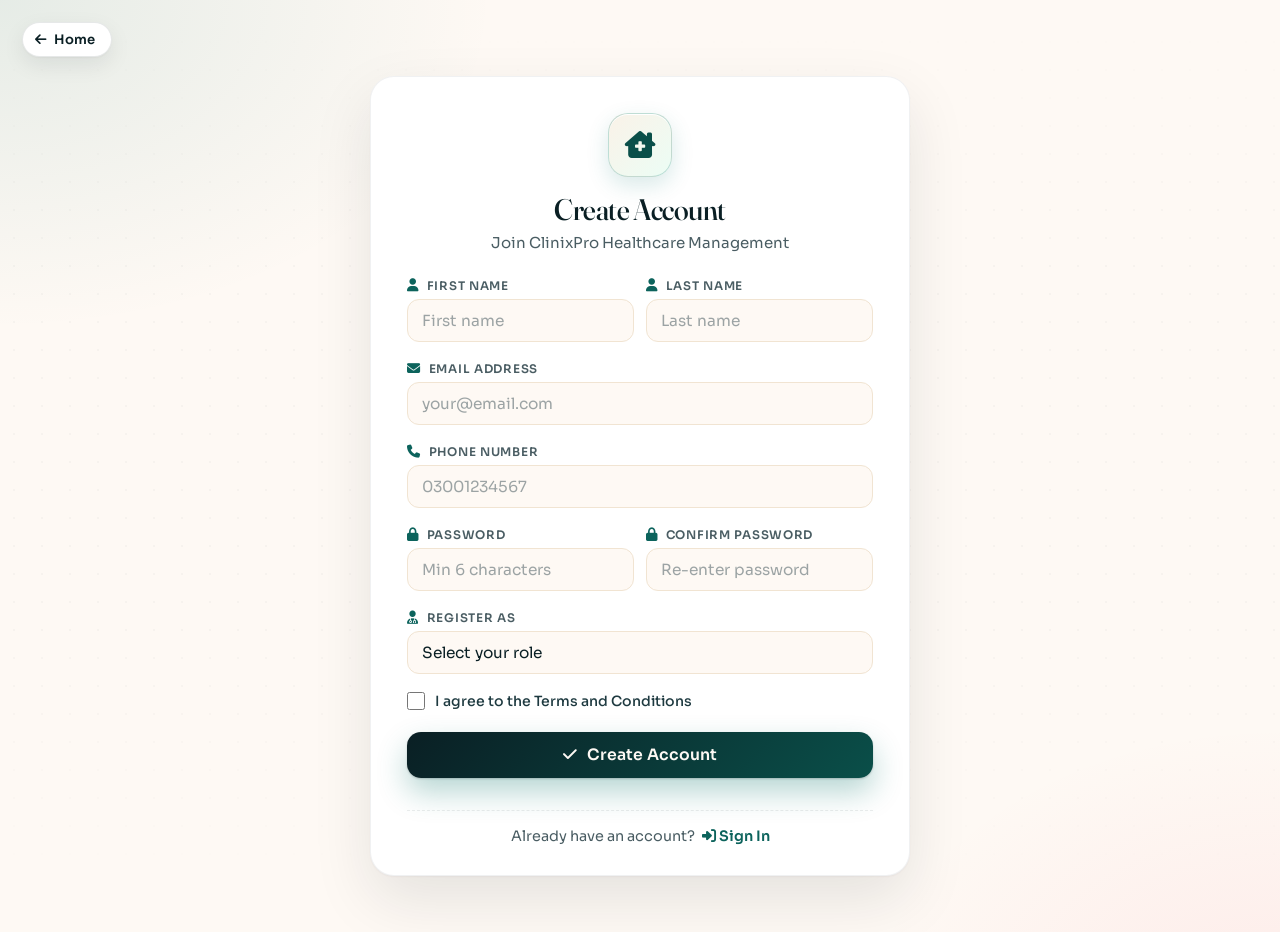
<file: frontend/register-doctor.html>
<!DOCTYPE html>
<html lang="en">
<head>
    <meta charset="UTF-8">
    <meta name="viewport" content="width=device-width, initial-scale=1.0">
    <title>Doctor Verification - ClinixPro</title>
    <link rel="preconnect" href="https://fonts.googleapis.com">
    <link rel="preconnect" href="https://fonts.gstatic.com" crossorigin>
    <link href="https://fonts.googleapis.com/css2?family=Fraunces:opsz,wght@9..144,400;9..144,500;9..144,600;9..144,700&family=Sora:wght@400;500;600;700&display=swap" rel="stylesheet">
    <link rel="stylesheet" href="vendor/fontawesome/css/all.min.css">
    <link rel="stylesheet" href="css/design-tokens.css">
    <link rel="stylesheet" href="css/accessibility.css">
    <link rel="stylesheet" href="css/components-base.css">
    <link rel="stylesheet" href="css/responsive-polish.css">
    <link rel="stylesheet" href="css/auth.css">
    <link rel="stylesheet" href="css/auth-modern.css">
    <style>
        /* ---- ClinixPro teal/cream design system (scoped to this page) ---- */
        :root {
            --cp-ink-900: #0a1f24;
            --cp-ink-700: #1e3a40;
            --cp-cream-50: #fef9f4;
            --cp-cream-100: #faf2e8;
            --cp-cream-200: #f1e4d2;
            --cp-teal-500: #0f766e;
            --cp-teal-600: #0c635c;
            --cp-teal-700: #0a4f49;
        }
        body {
            font-family: "Sora", "Segoe UI", system-ui, sans-serif;
            color: var(--cp-ink-700);
            background:
                radial-gradient(120% 120% at 10% 0%, #ffffff 0%, var(--cp-cream-100) 60%),
                var(--cp-cream-50);
            min-height: 100vh;
        }
        .back-home-link {
            position: fixed;
            top: 16px;
            left: 16px;
            z-index: 20;
            text-decoration: none;
            color: var(--cp-cream-50);
            font-weight: 600;
            background: rgba(10, 79, 73, 0.85);
            border: 1px solid rgba(255, 255, 255, 0.18);
            border-radius: 999px;
            padding: 8px 14px;
            font-size: 0.85rem;
            box-shadow: 0 6px 18px rgba(10, 31, 36, 0.18);
        }
        .back-home-link:hover { background: var(--cp-teal-700); }

        .auth-box.auth-box-large {
            background: var(--cp-cream-50);
            border: 1px solid var(--cp-cream-200);
            border-radius: 20px;
            box-shadow: 0 24px 60px rgba(10, 31, 36, 0.14);
            overflow: hidden;
            padding: 0;
        }

        /* Dark teal branded header/banner */
        .auth-header {
            background: linear-gradient(135deg, var(--cp-ink-900) 0%, var(--cp-teal-700) 100%);
            color: var(--cp-cream-50);
            margin: 0;
            padding: 30px 34px 26px;
            text-align: left;
        }
        .brand-line {
            display: flex;
            align-items: center;
            gap: 9px;
            font-family: "Fraunces", "Georgia", serif;
            font-weight: 600;
            font-size: 1.15rem;
            letter-spacing: -0.01em;
            margin-bottom: 14px;
        }
        .brand-line i { color: var(--cp-teal-500); }
        .auth-header .auth-icon {
            display: none;
        }
        .auth-header h1 {
            font-family: "Fraunces", "Georgia", serif;
            font-weight: 600;
            font-size: 1.7rem;
            letter-spacing: -0.02em;
            color: var(--cp-cream-50);
            margin: 0 0 6px;
        }
        .auth-header p {
            color: rgba(254, 249, 244, 0.82);
            font-size: 0.92rem;
            margin: 0;
        }

        .auth-form { padding: 26px 34px 32px; }

        .auth-form label {
            font-weight: 600;
            font-size: 0.88rem;
            color: var(--cp-ink-700);
        }
        .auth-form label i { color: var(--cp-teal-600); }

        .auth-form input[type="text"],
        .auth-form input[type="number"],
        .auth-form select,
        .auth-form textarea {
            font-family: inherit;
            border: 1px solid var(--cp-cream-200);
            border-radius: 10px;
            background: #fff;
            color: var(--cp-ink-900);
        }
        .auth-form input:focus,
        .auth-form select:focus,
        .auth-form textarea:focus {
            outline: none;
            border-color: var(--cp-teal-500);
            box-shadow: 0 0 0 3px rgba(15, 118, 110, 0.15);
        }

        /* Fix: vertical-only resize so the textarea can't break the layout */
        #doctorBio {
            resize: vertical;
            min-height: 96px;
            max-height: 260px;
        }

        /* Document upload */
        .upload-field input[type="file"] {
            width: 100%;
            font-family: inherit;
            font-size: 0.86rem;
            border: 1px dashed var(--cp-teal-500);
            border-radius: 10px;
            background: var(--cp-teal-50, #ecfdf5);
            padding: 12px;
            cursor: pointer;
        }
        .upload-field input[type="file"]::file-selector-button {
            font-family: inherit;
            font-weight: 600;
            font-size: 0.82rem;
            color: #fff;
            background: var(--cp-teal-600);
            border: none;
            border-radius: 8px;
            padding: 7px 12px;
            margin-right: 12px;
            cursor: pointer;
        }
        .upload-field input[type="file"]:focus {
            outline: none;
            box-shadow: 0 0 0 3px rgba(15, 118, 110, 0.15);
        }
        .field-help {
            display: block;
            margin-top: 6px;
            font-size: 0.8rem;
            color: var(--cp-ink-500, #4a5d63);
        }

        /* Disclaimer checkbox */
        .disclaimer-group {
            display: flex;
            align-items: flex-start;
            gap: 10px;
            margin: 6px 0 4px;
            padding: 12px 14px;
            background: var(--cp-cream-100);
            border: 1px solid var(--cp-cream-200);
            border-radius: 10px;
        }
        .disclaimer-group input[type="checkbox"] {
            margin-top: 3px;
            width: 17px;
            height: 17px;
            accent-color: var(--cp-teal-600);
            flex: 0 0 auto;
            cursor: pointer;
        }
        .disclaimer-group label {
            font-size: 0.85rem;
            font-weight: 400;
            line-height: 1.45;
            color: var(--cp-ink-500, #4a5d63);
            cursor: pointer;
        }

        /* Submit button */
        .btn-login {
            font-family: inherit;
            font-weight: 600;
            background: linear-gradient(135deg, var(--cp-teal-500), var(--cp-teal-700));
            border: none;
            color: #fff;
            border-radius: 12px;
            box-shadow: 0 10px 24px rgba(15, 118, 110, 0.28);
            transition: filter .15s ease, opacity .15s ease;
        }
        .btn-login:hover:not(:disabled) { filter: brightness(1.06); }
        .btn-login:disabled {
            opacity: 0.55;
            cursor: not-allowed;
            box-shadow: none;
        }

        .feedback {
            display: none;
            margin: 12px 0 6px;
            color: #b91c1c;
            font-size: 0.9rem;
            font-weight: 600;
        }
        .feedback.show { display: block; }
        .pending-message {
            display: none;
            margin: 20px 34px 32px;
            border-radius: 12px;
            border: 1px solid #86efac;
            background: #f0fdf4;
            color: #166534;
            padding: 14px 16px;
            font-size: 0.92rem;
            font-weight: 600;
            line-height: 1.4;
        }
        .pending-message.show { display: block; }
    </style>
</head>
<body>
    <a class="back-home-link" href="index.html"><i class="fas fa-arrow-left"></i> Home</a>
    <div class="auth-container">
        <div class="auth-box auth-box-large">
            <div class="auth-header">
                <div class="brand-line"><i class="fa-solid fa-heart-pulse"></i> ClinixPro</div>
                <i class="fas fa-user-shield auth-icon"></i>
                <h1>Doctor Verification</h1>
                <p>Submit your details and license for account verification</p>
            </div>

            <form id="doctorRegisterForm" class="auth-form">
                <div class="form-group">
                    <label for="medicalLicenseNumber"><i class="fas fa-id-card"></i> PMDC License Number</label>
                    <input type="text" id="medicalLicenseNumber" placeholder="e.g. PMDC-123456" required>
                </div>

                <div class="form-group">
                    <label for="specialization"><i class="fas fa-stethoscope"></i> Specialization</label>
                    <select id="specialization" required>
                        <option value="">Select specialization</option>
                        <option value="General">General</option>
                        <option value="Cardiology">Cardiology</option>
                        <option value="Dermatology">Dermatology</option>
                        <option value="Neurology">Neurology</option>
                        <option value="Orthopedics">Orthopedics</option>
                        <option value="Pediatrics">Pediatrics</option>
                        <option value="Gynecology">Gynecology</option>
                    </select>
                </div>

                <div class="form-group">
                    <label for="clinicName"><i class="fas fa-hospital"></i> Hospital/Clinic Name</label>
                    <input type="text" id="clinicName" placeholder="Enter clinic or hospital name" required>
                </div>

                <div class="form-group">
                    <label for="experienceYears"><i class="fas fa-briefcase-medical"></i> Years of Experience</label>
                    <input type="number" id="experienceYears" min="0" placeholder="e.g. 5" required>
                </div>

                <div class="form-group">
                    <label for="city"><i class="fas fa-city"></i> City</label>
                    <input type="text" id="city" placeholder="e.g. Gujrat" required>
                </div>

                <div class="form-group">
                    <label for="doctorBio"><i class="fas fa-align-left"></i> Short bio</label>
                    <textarea id="doctorBio" rows="4" placeholder="Brief professional background (min. 20 characters)" required></textarea>
                </div>

                <div class="form-group upload-field">
                    <label for="verificationDocument"><i class="fas fa-file-medical"></i> Upload Verification Document</label>
                    <input type="file" id="verificationDocument" accept=".pdf,.jpg,.jpeg,.png" required>
                    <small class="field-help">Upload your PMDC certificate or relevant medical license (PDF, JPG, PNG — max 5MB)</small>
                </div>

                <div class="disclaimer-group">
                    <input type="checkbox" id="disclaimerCheckbox">
                    <label for="disclaimerCheckbox">I hereby declare that all information provided is true and accurate to the best of my knowledge. I understand that providing false or misleading information may result in rejection of my application or termination of my account.</label>
                </div>

                <div class="feedback" id="doctorRegisterFeedback"></div>
                <button type="submit" class="btn-login" disabled><i class="fas fa-paper-plane"></i> Submit for Verification</button>
            </form>
            <div class="pending-message" id="doctorPendingMessage">
                Application submitted! We will review within 24 hours.
            </div>
        </div>
    </div>
    <script src="js/auth.js"></script>
</body>
</html>
</file>
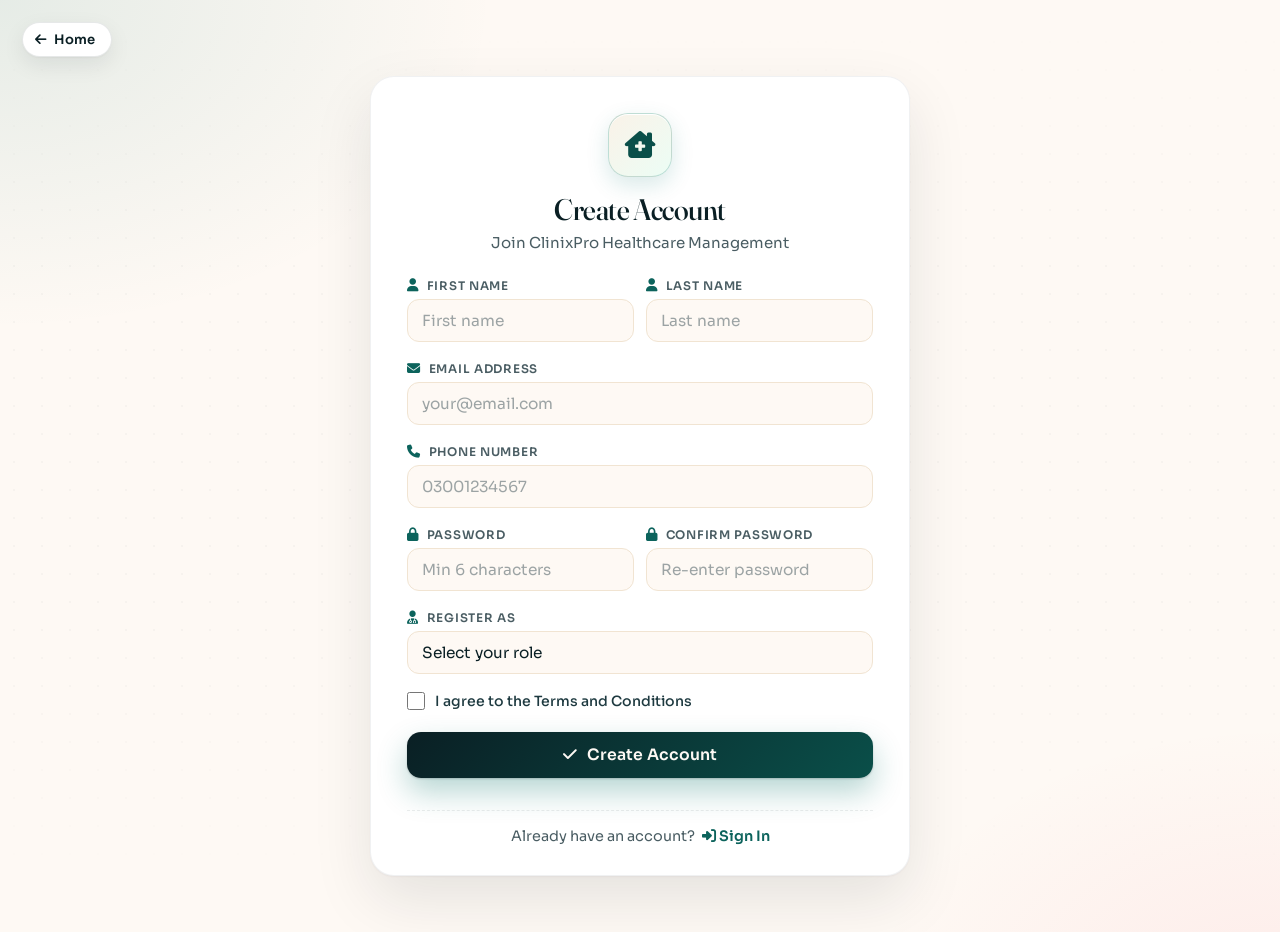
<file: frontend/register.html>
<!DOCTYPE html>
<html lang="en">
<head>
    <meta charset="UTF-8">
    <meta name="viewport" content="width=device-width, initial-scale=1.0">
    <title>Register | ClinixPro</title>
    <link rel="preconnect" href="https://fonts.googleapis.com">
    <link rel="preconnect" href="https://fonts.gstatic.com" crossorigin>
    <link href="https://fonts.googleapis.com/css2?family=Fraunces:opsz,wght@9..144,400;9..144,500;9..144,600;9..144,700&family=Sora:wght@400;500;600;700&display=swap" rel="stylesheet">
    <link rel="stylesheet" href="vendor/fontawesome/css/all.min.css">
    <link rel="stylesheet" href="css/design-tokens.css">
    <link rel="stylesheet" href="css/accessibility.css">
    <link rel="stylesheet" href="css/components-base.css">
    <link rel="stylesheet" href="css/responsive-polish.css">
    <link rel="stylesheet" href="css/auth.css">
    <link rel="stylesheet" href="css/register.css">
    <link rel="stylesheet" href="css/auth-modern.css">
    <link rel="stylesheet" href="css/register-redesign.css">
</head>
<body>
    <a class="back-home-link" href="index.html"><i class="fas fa-arrow-left"></i> Home</a>
    <div class="auth-container">
        <div class="auth-box auth-box-large">
            <div class="auth-header">
                <i class="fas fa-clinic-medical auth-icon"></i>
                <h1>Create Account</h1>
                <p>Join ClinixPro Healthcare Management</p>
            </div>

            <form id="registerForm" class="auth-form">
                <div class="form-row">
                    <div class="form-group">
                        <label for="firstName"><i class="fas fa-user"></i> First Name</label>
                        <input type="text" id="firstName" name="firstName" placeholder="First name" maxlength="20" autocomplete="given-name" required>
                        <div class="inline-error" id="firstNameError"></div>
                    </div>
                    <div class="form-group">
                        <label for="lastName"><i class="fas fa-user"></i> Last Name</label>
                        <input type="text" id="lastName" name="lastName" placeholder="Last name" maxlength="20" autocomplete="family-name" required>
                        <div class="inline-error" id="lastNameError"></div>
                    </div>
                </div>

                <div class="form-group">
                    <label for="regEmail"><i class="fas fa-envelope"></i> Email Address</label>
                    <input type="email" id="regEmail" name="regEmail" placeholder="your@email.com" required>
                    <div class="inline-error" id="regEmailError"></div>
                </div>

                <div class="form-group">
                    <label for="phone"><i class="fas fa-phone"></i> Phone Number</label>
                    <input type="tel" id="phone" name="phone" placeholder="03001234567" required>
                    <div class="inline-error" id="phoneError"></div>
                </div>

                <div class="form-row">
                    <div class="form-group">
                        <label for="regPassword"><i class="fas fa-lock"></i> Password</label>
                        <input type="password" id="regPassword" name="regPassword" placeholder="Min 6 characters" required>
                        <div class="inline-error" id="regPasswordError"></div>
                    </div>
                    <div class="form-group">
                        <label for="confirmPassword"><i class="fas fa-lock"></i> Confirm Password</label>
                        <input type="password" id="confirmPassword" name="confirmPassword" placeholder="Re-enter password" required>
                        <div class="inline-error" id="confirmPasswordError"></div>
                    </div>
                </div>
                <div class="register-feedback" id="registerFeedback"></div>

                <div class="form-group">
                    <label for="userType"><i class="fas fa-user-md"></i> Register As</label>
                    <select id="userType" name="userType" required>
                        <option value="">Select your role</option>
                        <option value="patient">Patient</option>
                        <option value="doctor">Healthcare Provider</option>
                    </select>
                </div>

                <div class="form-group checkbox">
                    <input type="checkbox" id="terms" name="terms" required>
                    <label for="terms">I agree to the Terms and Conditions</label>
                </div>

                <button type="submit" class="btn-login"><i class="fas fa-check"></i> Create Account</button>
            </form>

            <div class="auth-footer">
                <p>Already have an account? <a href="login.html"><i class="fas fa-sign-in-alt"></i> Sign In</a></p>
            </div>
        </div>
    </div>

    <div id="verifyModal" class="rv-modal" aria-hidden="true">
        <div class="rv-backdrop" data-rv-close></div>
        <div class="rv-card" role="dialog" aria-modal="true" aria-labelledby="rvTitle">
            <button type="button" class="rv-close" data-rv-close aria-label="Close">&times;</button>

            <div class="rv-step" data-rv-step="1">
                <div class="rv-icon"><i class="fas fa-envelope-circle-check"></i></div>
                <h3 id="rvTitle">Verify your email</h3>
                <p class="rv-sub">We sent a 6-digit code to <strong id="rvEmailDisplay">your email</strong>. Enter it below to activate your account. The code expires in 15 minutes.</p>
                <form id="verifyForm" novalidate>
                    <label for="rvCode">Verification Code</label>
                    <input type="text" id="rvCode" inputmode="numeric" maxlength="6" pattern="[0-9]{6}" placeholder="123456" required autocomplete="one-time-code">
                    <div class="rv-msg" id="rvMsg"></div>
                    <button type="submit" class="rv-btn" id="rvVerifyBtn">
                        <span class="label"><i class="fas fa-circle-check"></i> Verify &amp; Activate</span>
                        <span class="spinner"><i class="fas fa-spinner fa-spin"></i> Verifying...</span>
                    </button>
                    <button type="button" class="rv-link-btn" id="rvResendBtn">Didn't get a code? Resend</button>
                </form>
            </div>

            <div class="rv-step" data-rv-step="2" hidden>
                <div class="rv-icon rv-icon-success"><i class="fas fa-circle-check"></i></div>
                <h3 id="rvWelcomeTitle">Welcome to ClinixPro!</h3>
                <p class="rv-sub" id="rvWelcomeText">Your account is verified and ready to use.</p>
                <button type="button" class="rv-btn" id="rvGoLoginBtn">
                    <span class="label"><i class="fas fa-arrow-right-to-bracket"></i> Continue to login</span>
                </button>
            </div>
        </div>
    </div>

    <script src="js/auth.js"></script>
</body>
</html>
</file>
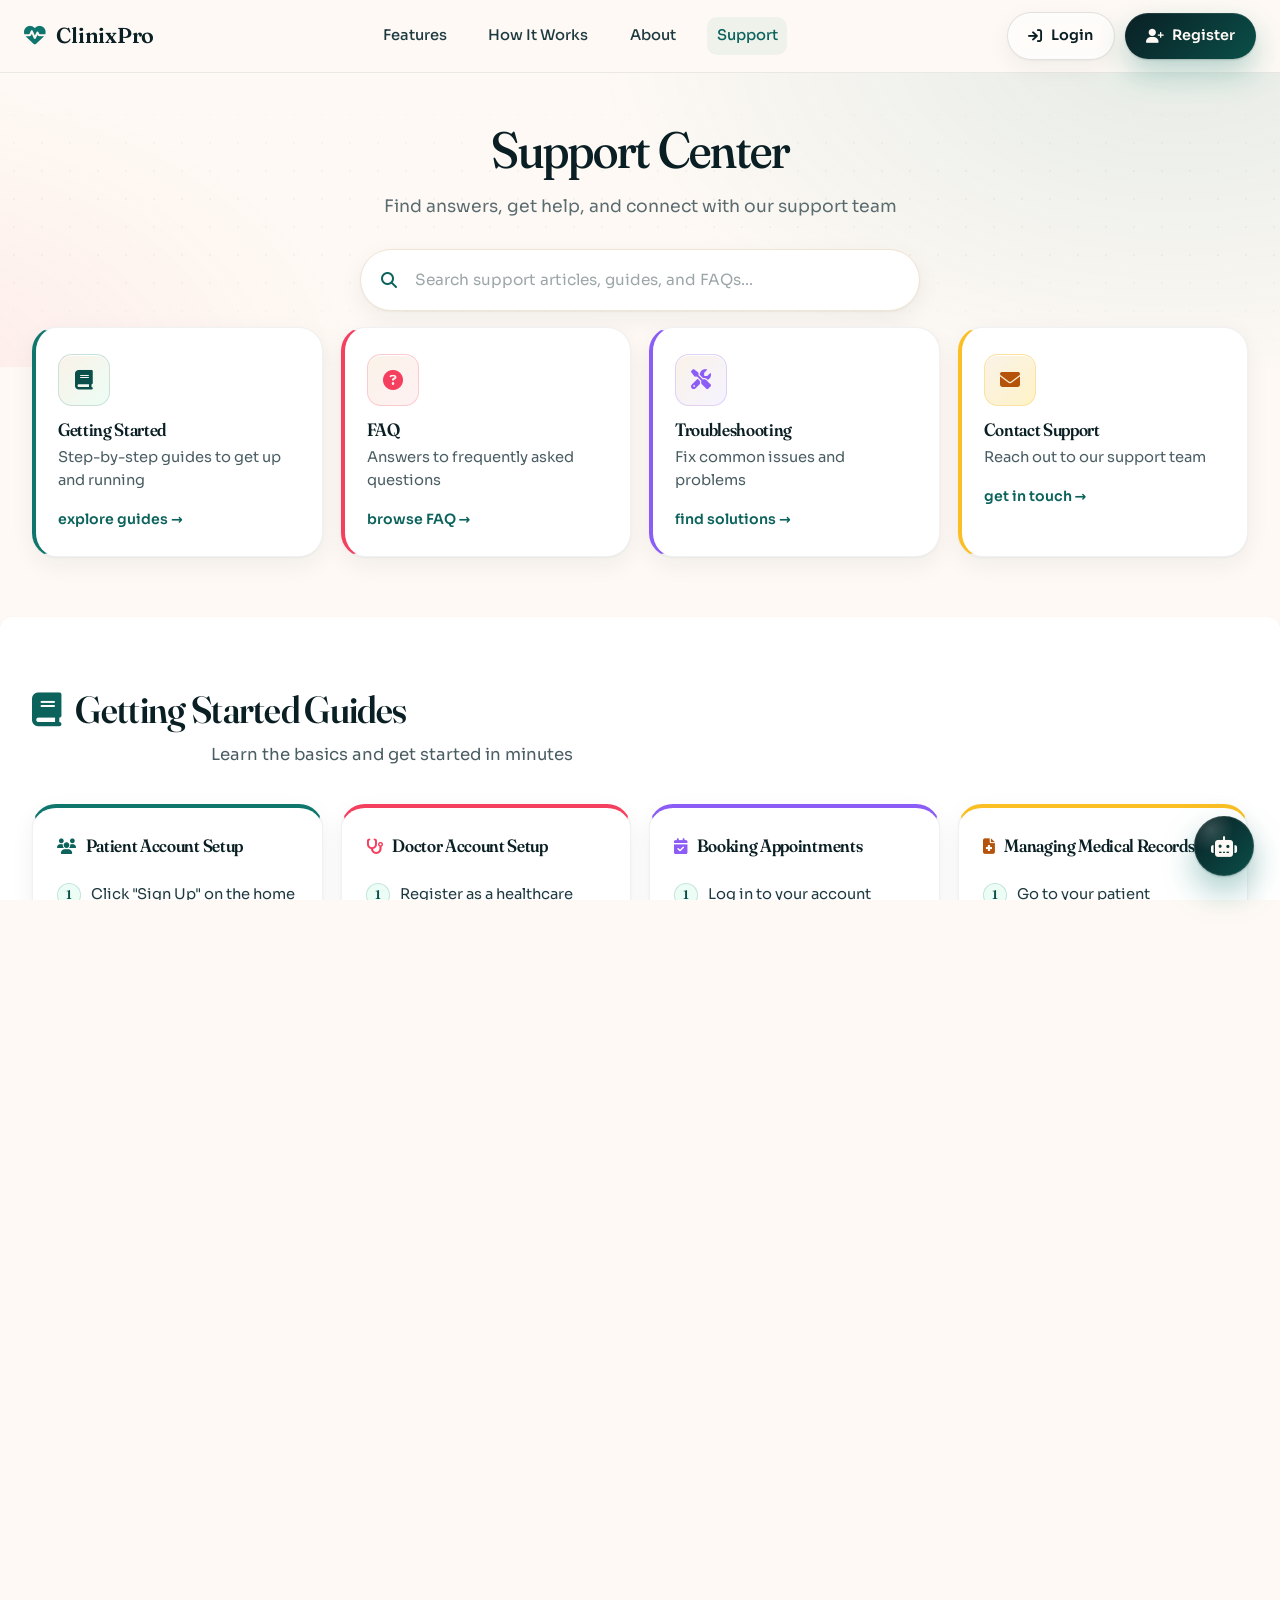
<file: frontend/support.html>
<!DOCTYPE html>
<html lang="en">
<head>
    <meta charset="UTF-8">
    <meta name="viewport" content="width=device-width, initial-scale=1.0">
    <title>Support Center | ClinixPro</title>
    <link rel="preconnect" href="https://fonts.googleapis.com">
    <link rel="preconnect" href="https://fonts.gstatic.com" crossorigin>
    <link href="https://fonts.googleapis.com/css2?family=Fraunces:opsz,wght@9..144,400;9..144,500;9..144,600;9..144,700&family=Sora:wght@400;500;600;700&family=JetBrains+Mono:wght@500;600&display=swap" rel="stylesheet">
    <link rel="stylesheet" href="vendor/fontawesome/css/all.min.css">
    <link rel="stylesheet" href="css/design-tokens.css">
    <link rel="stylesheet" href="css/accessibility.css">
    <link rel="stylesheet" href="css/components-base.css">
    <link rel="stylesheet" href="css/responsive-polish.css">
    <link rel="stylesheet" href="css/style.css">
    <link rel="stylesheet" href="css/support.css">
    <link rel="stylesheet" href="css/support-modern.css">
    <link rel="stylesheet" href="css/chatbot.css">
    <link rel="stylesheet" href="css/landing-redesign.css">
    <link rel="stylesheet" href="css/support-redesign.css">
</head>
<body>
    <header class="topbar">
        <div class="container topbar-inner">
            <a href="index.html" class="brand"><i class="fa-solid fa-heart-pulse"></i> ClinixPro</a>
            <nav class="nav">
                <a href="index.html#features">Features</a>
                <a href="index.html#how-it-works">How It Works</a>
                <a href="index.html#features">About</a>
                <a href="support.html" class="active">Support</a>
            </nav>
            <div class="actions">
                <a class="btn btn-ghost" href="login.html"><i class="fa-solid fa-arrow-right-to-bracket"></i> Login</a>
                <a class="btn btn-primary" href="register.html"><i class="fa-solid fa-user-plus"></i> Register</a>
            </div>
        </div>
    </header>

    <main class="support-container">
        <!-- Hero Section -->
        <section class="support-hero">
            <h1>Support Center</h1>
            <p>Find answers, get help, and connect with our support team</p>
            
            <!-- Quick Search -->
            <div class="quick-search">
                <i class="fas fa-search"></i>
                <input type="text" id="supportSearch" placeholder="Search support articles, guides, and FAQs...">
            </div>
        </section>

        <!-- Support Options Grid -->
        <section class="support-options">
            <div class="option-card" onclick="scrollToSection('#getting-started')">
                <div class="option-icon">
                    <i class="fas fa-book"></i>
                </div>
                <h3>Getting Started</h3>
                <p>Step-by-step guides to get up and running</p>
                <span class="option-link">explore guides →</span>
            </div>

            <div class="option-card" onclick="scrollToSection('#faq')">
                <div class="option-icon">
                    <i class="fas fa-question-circle"></i>
                </div>
                <h3>FAQ</h3>
                <p>Answers to frequently asked questions</p>
                <span class="option-link">browse FAQ →</span>
            </div>

            <div class="option-card" onclick="scrollToSection('#troubleshooting')">
                <div class="option-icon">
                    <i class="fas fa-tools"></i>
                </div>
                <h3>Troubleshooting</h3>
                <p>Fix common issues and problems</p>
                <span class="option-link">find solutions →</span>
            </div>

            <div class="option-card" onclick="scrollToSection('#contact')">
                <div class="option-icon">
                    <i class="fas fa-envelope"></i>
                </div>
                <h3>Contact Support</h3>
                <p>Reach out to our support team</p>
                <span class="option-link">get in touch →</span>
            </div>
        </section>

        <!-- Getting Started Section -->
        <section class="section-container" id="getting-started">
            <h2 class="section-title">
                <i class="fas fa-book"></i> Getting Started Guides
            </h2>
            <p class="section-description">Learn the basics and get started in minutes</p>
            
            <div class="guides-grid">
                <div class="guide-card">
                    <h3><i class="fas fa-users"></i> Patient Account Setup</h3>
                    <ol class="guide-steps">
                        <li>Click "Sign Up" on the home page</li>
                        <li>Enter your email and create a secure password</li>
                        <li>Fill in your personal information</li>
                        <li>Verify your email address</li>
                        <li>Complete your medical profile</li>
                    </ol>
                    <button class="btn btn-secondary btn-small"><i class="fas fa-arrow-right"></i> Read Full Guide</button>
                </div>

                <div class="guide-card">
                    <h3><i class="fas fa-stethoscope"></i> Doctor Account Setup</h3>
                    <ol class="guide-steps">
                        <li>Register as a healthcare provider</li>
                        <li>Submit your medical credentials</li>
                        <li>Verify professional license</li>
                        <li>Set your availability schedule</li>
                        <li>Configure appointment settings</li>
                    </ol>
                    <button class="btn btn-secondary btn-small"><i class="fas fa-arrow-right"></i> Read Full Guide</button>
                </div>

                <div class="guide-card">
                    <h3><i class="fas fa-calendar-check"></i> Booking Appointments</h3>
                    <ol class="guide-steps">
                        <li>Log in to your account</li>
                        <li>Navigate to "Appointments" tab</li>
                        <li>Click "Book New Appointment"</li>
                        <li>Select your preferred doctor and time</li>
                        <li>Confirm your booking</li>
                    </ol>
                    <button class="btn btn-secondary btn-small"><i class="fas fa-arrow-right"></i> Read Full Guide</button>
                </div>

                <div class="guide-card">
                    <h3><i class="fas fa-file-medical"></i> Managing Medical Records</h3>
                    <ol class="guide-steps">
                        <li>Go to your patient dashboard</li>
                        <li>Click on "Medical Records" tab</li>
                        <li>View your complete history</li>
                        <li>Download or print records</li>
                        <li>Share with healthcare providers</li>
                    </ol>
                    <button class="btn btn-secondary btn-small"><i class="fas fa-arrow-right"></i> Read Full Guide</button>
                </div>
            </div>
        </section>

        <!-- FAQ Section -->
        <section class="section-container" id="faq">
            <h2 class="section-title">
                <i class="fas fa-question-circle"></i> Frequently Asked Questions
            </h2>
            <p class="section-description">Quick answers to common questions</p>
            
            <div class="faq-container">
                <div class="faq-item">
                    <div class="faq-question">
                        <h4>How do I reset my password?</h4>
                        <span class="faq-toggle"><i class="fas fa-chevron-down"></i></span>
                    </div>
                    <div class="faq-answer">
                        <p>Click "Forgot Password" on the login page, enter your email address, and check your inbox for a reset link. Follow the instructions to create a new password. The link expires after 24 hours for security.</p>
                    </div>
                </div>

                <div class="faq-item">
                    <div class="faq-question">
                        <h4>Is my personal information secure?</h4>
                        <span class="faq-toggle"><i class="fas fa-chevron-down"></i></span>
                    </div>
                    <div class="faq-answer">
                        <p>Yes, absolutely. ClinixPro uses enterprise-grade encryption (SSL/TLS 1.2), HIPAA-compliant security measures, and regular security audits. Your data is never shared with third parties without explicit consent.</p>
                    </div>
                </div>

                <div class="faq-item">
                    <div class="faq-question">
                        <h4>Can I cancel or reschedule an appointment?</h4>
                        <span class="faq-toggle"><i class="fas fa-chevron-down"></i></span>
                    </div>
                    <div class="faq-answer">
                        <p>Yes! You can cancel or reschedule appointments up to 24 hours before the scheduled time. Go to "My Appointments" and click the "Reschedule" or "Cancel" button. Check your plan details for any applicable cancellation fees.</p>
                    </div>
                </div>

                <div class="faq-item">
                    <div class="faq-question">
                        <h4>How do I contact my doctor directly?</h4>
                        <span class="faq-toggle"><i class="fas fa-chevron-down"></i></span>
                    </div>
                    <div class="faq-answer">
                        <p>Use the "Messages" section in your dashboard to send messages to your doctor. Healthcare providers typically respond within 24 hours during business days. For urgent medical emergencies, use the emergency hotline.</p>
                    </div>
                </div>

                <div class="faq-item">
                    <div class="faq-question">
                        <h4>What payment methods do you accept?</h4>
                        <span class="faq-toggle"><i class="fas fa-chevron-down"></i></span>
                    </div>
                    <div class="faq-answer">
                        <p>We accept credit/debit cards (Visa, MasterCard, American Express), bank transfers, mobile wallets (JazzCash, Easypaisa), and installment plans through our payment partners.</p>
                    </div>
                </div>

                <div class="faq-item">
                    <div class="faq-question">
                        <h4>How do I download my prescription?</h4>
                        <span class="faq-toggle"><i class="fas fa-chevron-down"></i></span>
                    </div>
                    <div class="faq-answer">
                        <p>Navigate to "Prescriptions" in your dashboard, find the prescription you need, and click the download icon. You can also print directly or share with a pharmacy electronically.</p>
                    </div>
                </div>

                <div class="faq-item">
                    <div class="faq-question">
                        <h4>Is there a mobile app available?</h4>
                        <span class="faq-toggle"><i class="fas fa-chevron-down"></i></span>
                    </div>
                    <div class="faq-answer">
                        <p>ClinixPro works flawlessly on mobile browsers with full functionality. Native iOS and Android apps will be available soon. All features are accessible through your smartphone.</p>
                    </div>
                </div>
            </div>
        </section>

        <!-- Troubleshooting Section -->
        <section class="section-container" id="troubleshooting">
            <h2 class="section-title">
                <i class="fas fa-tools"></i> Troubleshooting
            </h2>
            <p class="section-description">Solutions for common issues</p>
            
            <div class="troubleshooting-grid">
                <div class="troubleshooting-card">
                    <h4>
                        <i class="fas fa-lock"></i> Login Issues
                    </h4>
                    <ul class="solution-list">
                        <li>Check if Caps Lock is on</li>
                        <li>Verify your email address is correct</li>
                        <li>Use the password reset option</li>
                        <li>Clear browser cookies and cache</li>
                        <li>Try a different browser</li>
                    </ul>
                </div>

                <div class="troubleshooting-card">
                    <h4>
                        <i class="fas fa-clock"></i> Appointment Issues
                    </h4>
                    <ul class="solution-list">
                        <li>Refresh the page and try again</li>
                        <li>Check your internet connection</li>
                        <li>Verify appointment slot availability</li>
                        <li>Ensure system time is correct</li>
                        <li>Contact support if issue persists</li>
                    </ul>
                </div>

                <div class="troubleshooting-card">
                    <h4>
                        <i class="fas fa-paperclip"></i> File Upload Issues
                    </h4>
                    <ul class="solution-list">
                        <li>Check file size (maximum 5MB)</li>
                        <li>Use supported formats (PDF, JPG, PNG)</li>
                        <li>Ensure stable internet connection</li>
                        <li>Try reloading the page</li>
                        <li>Contact support for assistance</li>
                    </ul>
                </div>

                <div class="troubleshooting-card">
                    <h4>
                        <i class="fas fa-credit-card"></i> Payment Issues
                    </h4>
                    <ul class="solution-list">
                        <li>Verify all card details are correct</li>
                        <li>Check if card is active and not expired</li>
                        <li>Try a different payment method</li>
                        <li>Contact your bank for assistance</li>
                        <li>Reach out to our support team</li>
                    </ul>
                </div>

                <div class="troubleshooting-card">
                    <h4>
                        <i class="fas fa-envelope"></i> Message Issues
                    </h4>
                    <ul class="solution-list">
                        <li>Check your internet connection</li>
                        <li>Verify message content and format</li>
                        <li>Refresh the browser page</li>
                        <li>Try sending again after a moment</li>
                        <li>Contact support if still failing</li>
                    </ul>
                </div>

                <div class="troubleshooting-card">
                    <h4>
                        <i class="fas fa-exclamation-triangle"></i> Other Issues
                    </h4>
                    <ul class="solution-list">
                        <li>Check system status page</li>
                        <li>Clear cache and cookies</li>
                        <li>Update to latest browser version</li>
                        <li>Disable browser extensions</li>
                        <li>Contact our support team</li>
                    </ul>
                </div>
            </div>
        </section>

        <!-- Statistics Section -->
        <section class="stats-section">
            <div style="max-width:1400px;margin:0 auto 20px;text-align:center;color:#4a5568;font-weight:700;font-size:1.15rem;">
                Trusted by clinics across Pakistan
            </div>
            <div class="stats-grid">
                <div class="stat-item">
                    <div class="stat-number">500+</div>
                    <div class="stat-label">Clinics Onboarded (est.)</div>
                </div>
                <div class="stat-item">
                    <div class="stat-number">25K+</div>
                    <div class="stat-label">Monthly Appointments (est.)</div>
                </div>
                <div class="stat-item">
                    <div class="stat-number">98%</div>
                    <div class="stat-label">Support Satisfaction (est.)</div>
                </div>
                <div class="stat-item">
                    <div class="stat-number">24/7</div>
                    <div class="stat-label">Support Availability</div>
                </div>
            </div>
        </section>

        <!-- Contact Support Section -->
        <section class="section-container" id="contact">
            <h2 class="section-title">
                <i class="fas fa-headset"></i> Contact Our Support Team
            </h2>
            <p class="section-description">Get in touch with us through your preferred channel</p>
            
            <div class="contact-options-grid">
                <div class="contact-method">
                    <div class="contact-icon">
                        <i class="fas fa-phone"></i>
                    </div>
                    <h4>Phone Support</h4>
                    <p class="contact-detail">[YOUR_PHONE_NUMBER]</p>
                    <p class="contact-hours">Mon-Fri, 9 AM - 6 PM (PKT)</p>
                    <button class="btn btn-primary btn-small" data-action="call">Call Now</button>
                </div>

                <div class="contact-method">
                    <div class="contact-icon">
                        <i class="fas fa-envelope"></i>
                    </div>
                    <h4>Email Support</h4>
                    <p class="contact-detail">support@clinixpro.com</p>
                    <p class="contact-hours">Response within 24 hours</p>
                    <button class="btn btn-primary btn-small" data-action="email">Send Email</button>
                </div>

                <div class="contact-method">
                    <div class="contact-icon">
                        <i class="fas fa-comments"></i>
                    </div>
                    <h4>Live Chat</h4>
                    <p class="contact-detail">Chat with our team</p>
                    <p class="contact-hours">Mon-Fri, 10 AM - 8 PM</p>
                    <button class="btn btn-primary btn-small" data-action="chat">Start Chat</button>
                </div>

                <div class="contact-method">
                    <div class="contact-icon">
                        <i class="fas fa-ticket-alt"></i>
                    </div>
                    <h4>Support Ticket</h4>
                    <p class="contact-detail">Create a support ticket</p>
                    <p class="contact-hours">Track ticket progress</p>
                    <button class="btn btn-primary btn-small" data-action="ticket">Create Ticket</button>
                </div>
            </div>

            <!-- Support Form -->
            <div class="support-form-container" id="form">
                <h3><i class="fas fa-envelope"></i> Send us a Message</h3>
                <form id="supportForm" class="support-form">
                    <div class="form-row">
                        <div class="form-group">
                            <label for="supportName">
                                <i class="fas fa-user"></i> Full Name
                            </label>
                            <input type="text" id="supportName" required placeholder="John Doe">
                        </div>
                        <div class="form-group">
                            <label for="supportEmail">
                                <i class="fas fa-envelope"></i> Email Address
                            </label>
                            <input type="email" id="supportEmail" required placeholder="your@email.com">
                        </div>
                    </div>

                    <div class="form-row">
                        <div class="form-group">
                            <label for="supportPhone">
                                <i class="fas fa-phone"></i> Phone Number
                            </label>
                            <input type="tel" id="supportPhone" placeholder="+92 300 123-4567">
                        </div>
                        <div class="form-group">
                            <label for="supportCategory">
                                <i class="fas fa-list"></i> Issue Category
                            </label>
                            <select id="supportCategory" required>
                                <option value="">Select a category...</option>
                                <option value="technical">Technical Issue</option>
                                <option value="billing">Billing/Payment</option>
                                <option value="account">Account Issue</option>
                                <option value="feature">Feature Request</option>
                                <option value="other">Other</option>
                            </select>
                        </div>
                    </div>

                    <div class="form-group">
                        <label for="supportSubject">
                            <i class="fas fa-heading"></i> Subject
                        </label>
                        <input type="text" id="supportSubject" required placeholder="Brief description of your issue">
                    </div>

                    <div class="form-group">
                        <label for="supportMessage">
                            <i class="fas fa-pencil-alt"></i> Message
                        </label>
                        <textarea id="supportMessage" rows="6" required placeholder="Describe your issue in detail..."></textarea>
                    </div>

                    <button type="submit" class="btn btn-primary btn-large">
                        <i class="fas fa-paper-plane"></i> Submit Support Ticket
                    </button>
                </form>
            </div>
        </section>
    </main>

    <footer>
        <div class="container">
            <div class="footer-grid">
                <div class="footer-col">
                    <h4><i class="fa-solid fa-heart-pulse"></i> ClinixPro</h4>
                    <p>Healthcare management made simple, secure, and accessible. ClinixPro is built to help modern clinics streamline care delivery and patient engagement.</p>
                    <div class="socials">
                        <a href="https://www.linkedin.com/feed/" target="_blank" rel="noopener" aria-label="LinkedIn"><i class="fa-brands fa-linkedin-in"></i></a>
                        <a href="https://x.com/ClinixPr0" target="_blank" rel="noopener" aria-label="X (Twitter)"><i class="fa-brands fa-twitter"></i></a>
                        <a href="#"><i class="fa-brands fa-facebook-f"></i></a>
                        <a href="https://www.youtube.com/@ClinixPro" target="_blank" rel="noopener" aria-label="YouTube"><i class="fa-brands fa-youtube"></i></a>
                    </div>
                </div>
                <div class="footer-col">
                    <h4>Quick Links</h4>
                    <ul>
                        <li><a href="index.html#features">Features</a></li>
                        <li><a href="index.html#how-it-works">How It Works</a></li>
                        <li><a href="index.html#features">About</a></li>
                        <li><a href="support.html">Support</a></li>
                    </ul>
                </div>
                <div class="footer-col">
                    <h4>Product</h4>
                    <ul>
                        <li><a href="login.html">Login</a></li>
                        <li><a href="register.html">Register</a></li>
                        <li><a href="dashboard.html">Demo Dashboard</a></li>
                        <li><a href="tickets.html">Support Tickets</a></li>
                    </ul>
                </div>
                <div class="footer-col">
                    <h4>Contact</h4>
                    <p>Email: support@clinixpro.com</p>
                    <p>Phone: [YOUR_PHONE_NUMBER]</p>
                    <p>Mon - Fri: 9:00 AM to 6:00 PM</p>
                    <p>Gujrat, Pakistan</p>
                </div>
            </div>
            <div class="footer-bottom"><div class="copyright">&copy; 2026 ClinixPro. All rights reserved.</div><span class="that-group">— That_Group ❤️</span></div>
        </div>
    </footer>

    <script src="js/support.js"></script>
    <script src="js/chatbot.js"></script>
    
</body>
</html>
</file>
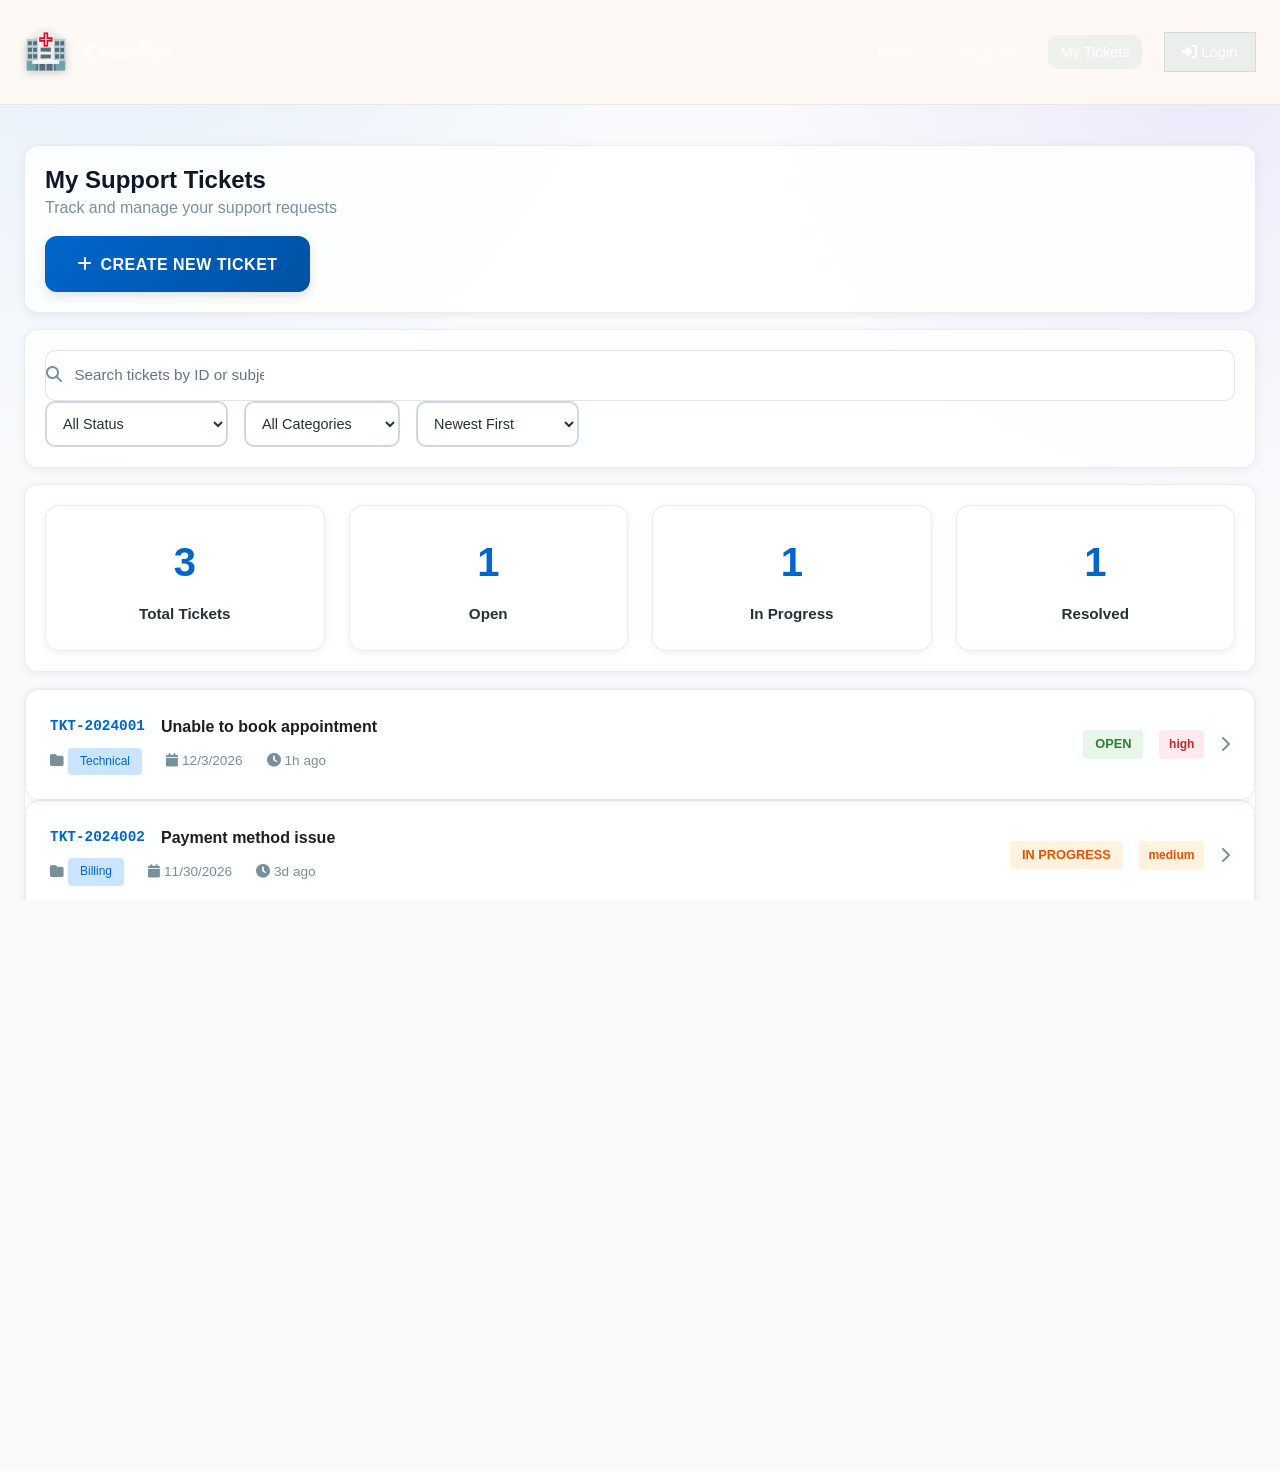
<file: frontend/tickets.html>
<!DOCTYPE html>
<html lang="en">
<head>
    <meta charset="UTF-8">
    <meta name="viewport" content="width=device-width, initial-scale=1.0">
    <title>My Support Tickets - ClinixPro</title>
    <link rel="stylesheet" href="vendor/fontawesome/css/all.min.css">
    <link rel="stylesheet" href="css/design-tokens.css">
    <link rel="stylesheet" href="css/accessibility.css">
    <link rel="stylesheet" href="css/components-base.css">
    <link rel="stylesheet" href="css/responsive-polish.css">
    <link rel="stylesheet" href="css/style.css">
    <link rel="stylesheet" href="css/tickets.css">
    <link rel="stylesheet" href="css/tickets-modern.css">
</head>
<body>
    <!-- Navigation Bar -->
    <nav class="navbar">
        <div class="navbar-container">
            <div class="navbar-logo">
                <span class="logo-icon">🏥</span>
                ClinixPro
            </div>
            <ul class="nav-menu">
                <li><a href="index.html" class="nav-link">Home</a></li>
                <li><a href="support.html" class="nav-link">Support</a></li>
                <li><a href="tickets.html" class="nav-link active">My Tickets</a></li>
                <li><a href="login.html" class="nav-link btn-login"><i class="fas fa-sign-in-alt"></i> Login</a></li>
            </ul>
        </div>
    </nav>

    <main class="tickets-container">
        <!-- Header -->
        <section class="tickets-header">
            <div class="header-content">
                <h1>My Support Tickets</h1>
                <p>Track and manage your support requests</p>
            </div>
            <button class="btn btn-primary" onclick="window.location.href='support.html#contact'">
                <i class="fas fa-plus"></i> Create New Ticket
            </button>
        </section>

        <!-- Filters & Search -->
        <section class="tickets-controls">
            <div class="search-bar">
                <i class="fas fa-search"></i>
                <input type="text" id="ticketSearch" placeholder="Search tickets by ID or subject...">
            </div>

            <div class="filters">
                <select id="statusFilter" class="filter-select">
                    <option value="">All Status</option>
                    <option value="open">Open</option>
                    <option value="in-progress">In Progress</option>
                    <option value="waiting">Waiting for Customer</option>
                    <option value="resolved">Resolved</option>
                    <option value="closed">Closed</option>
                </select>

                <select id="categoryFilter" class="filter-select">
                    <option value="">All Categories</option>
                    <option value="technical">Technical Issue</option>
                    <option value="billing">Billing/Payment</option>
                    <option value="account">Account Issue</option>
                    <option value="feature">Feature Request</option>
                    <option value="other">Other</option>
                </select>

                <select id="sortFilter" class="filter-select">
                    <option value="newest">Newest First</option>
                    <option value="oldest">Oldest First</option>
                    <option value="updated">Recently Updated</option>
                    <option value="priority">Priority</option>
                </select>
            </div>
        </section>

        <!-- Stats Cards -->
        <section class="ticket-stats">
            <div class="stat-card">
                <div class="stat-number" id="totalTickets">0</div>
                <div class="stat-label">Total Tickets</div>
            </div>
            <div class="stat-card">
                <div class="stat-number" id="openTickets">0</div>
                <div class="stat-label">Open</div>
            </div>
            <div class="stat-card">
                <div class="stat-number" id="inProgressTickets">0</div>
                <div class="stat-label">In Progress</div>
            </div>
            <div class="stat-card">
                <div class="stat-number" id="resolvedTickets">0</div>
                <div class="stat-label">Resolved</div>
            </div>
        </section>

        <!-- Tickets List -->
        <section class="tickets-list-section">
            <div id="ticketsList" class="tickets-list">
                <!-- Tickets will be loaded here -->
            </div>

            <!-- Empty State -->
            <div id="emptyState" class="empty-state" style="display: none;">
                <div class="empty-icon">
                    <i class="fas fa-inbox"></i>
                </div>
                <h3>No Support Tickets Yet</h3>
                <p>You haven't created any support tickets. Create one to get help from our team.</p>
                <button class="btn btn-primary" onclick="window.location.href='support.html#contact'">
                    <i class="fas fa-plus"></i> Create First Ticket
                </button>
            </div>
        </section>
    </main>

    <!-- Ticket Detail Modal -->
    <div id="ticketModal" class="modal">
        <div class="modal-content">
            <button class="modal-close" onclick="closeTicketModal()">
                <i class="fas fa-times"></i>
            </button>

            <div class="ticket-detail-header">
                <div>
                    <h2 id="modalTicketId"></h2>
                    <p id="modalTicketSubject"></p>
                </div>
                <div class="ticket-actions">
                    <button class="btn btn-secondary btn-small" id="replyBtn" onclick="scrollToReply()">
                        <i class="fas fa-reply"></i> Reply
                    </button>
                    <button class="btn btn-secondary btn-small" id="closeTicketBtn" onclick="closeTicket()">
                        <i class="fas fa-check"></i> Close
                    </button>
                </div>
            </div>

            <div class="ticket-detail-body">
                <div class="detail-section">
                    <h4>Ticket Information</h4>
                    <div class="info-grid">
                        <div class="info-item">
                            <span class="label">Status:</span>
                            <span class="value" id="modalStatus"></span>
                        </div>
                        <div class="info-item">
                            <span class="label">Category:</span>
                            <span class="value" id="modalCategory"></span>
                        </div>
                        <div class="info-item">
                            <span class="label">Priority:</span>
                            <span class="value" id="modalPriority"></span>
                        </div>
                        <div class="info-item">
                            <span class="label">Created:</span>
                            <span class="value" id="modalCreated"></span>
                        </div>
                    </div>
                </div>

                <div class="detail-section">
                    <h4>Description</h4>
                    <div class="ticket-description" id="modalDescription"></div>
                </div>

                <!-- Conversation Thread -->
                <div class="detail-section">
                    <h4>Conversation</h4>
                    <div id="conversationThread" class="conversation-thread">
                        <!-- Messages will be loaded here -->
                    </div>
                </div>

                <!-- Reply Form -->
                <div class="detail-section" id="replySection">
                    <h4>Add a Reply</h4>
                    <form id="replyForm" class="reply-form">
                        <div class="form-group">
                            <textarea id="replyMessage" rows="4" placeholder="Type your reply..."></textarea>
                        </div>
                        <div class="form-group">
                            <label for="replyAttachment">
                                <i class="fas fa-paperclip"></i> Attachment (Optional)
                            </label>
                            <input type="file" id="replyAttachment" accept=".pdf,.jpg,.png,.jpeg">
                        </div>
                        <button type="submit" class="btn btn-primary">
                            <i class="fas fa-paper-plane"></i> Send Reply
                        </button>
                    </form>
                </div>
            </div>
        </div>
    </div>

    <!-- Footer -->
    <footer class="footer">
        <div class="footer-content">
            <div class="footer-section">
                <h4>ClinixPro</h4>
                <p>Healthcare management made simple and secure.</p>
            </div>
            <div class="footer-section">
                <h5>Quick Links</h5>
                <ul>
                    <li><a href="index.html">Home</a></li>
                    <li><a href="support.html">Support</a></li>
                    <li><a href="#">Privacy Policy</a></li>
                </ul>
            </div>
            <div class="footer-section">
                <h5>Contact</h5>
                <p>Email: support@clinixpro.com</p>
                <p>Phone: +92 (300) 123-4567</p>
            </div>
        </div>
        <div class="footer-bottom"><div class="copyright">&copy; 2024 ClinixPro. All rights reserved.</div><span class="that-group">— That_Group ❤️</span></div>
    </footer>

    <script src="js/tickets.js"></script>
</body>
</html>
</file>
<file: frontend/css/design-tokens.css>
:root {
    /* Brand */
    --cp-brand-50: #eff6ff;
    --cp-brand-100: #dbeafe;
    --cp-brand-500: #3b82f6;
    --cp-brand-600: #2563eb;
    --cp-brand-700: #1d4ed8;
    --cp-accent-500: #8b5cf6;

    /* Surface + text */
    --cp-bg: #f8fafc;
    --cp-surface: #ffffff;
    --cp-surface-muted: #f1f5f9;
    --cp-border: #e2e8f0;
    --cp-text: #0f172a;
    --cp-text-muted: #64748b;

    /* Status */
    --cp-success: #16a34a;
    --cp-warning: #f59e0b;
    --cp-danger: #dc2626;

    /* Typography */
    --cp-font-family: "Inter", "Segoe UI", Tahoma, Geneva, Verdana, sans-serif;
    --cp-fs-xs: 0.75rem;
    --cp-fs-sm: 0.875rem;
    --cp-fs-md: 1rem;
    --cp-fs-lg: 1.125rem;
    --cp-fs-xl: 1.25rem;
    --cp-fs-2xl: 1.5rem;

    /* Spacing scale */
    --cp-space-1: 0.25rem;
    --cp-space-2: 0.5rem;
    --cp-space-3: 0.75rem;
    --cp-space-4: 1rem;
    --cp-space-5: 1.25rem;
    --cp-space-6: 1.5rem;
    --cp-space-8: 2rem;
    --cp-space-10: 2.5rem;
    --cp-space-12: 3rem;

    /* Radius + shadows */
    --cp-radius-sm: 0.375rem;
    --cp-radius-md: 0.625rem;
    --cp-radius-lg: 0.875rem;
    --cp-radius-xl: 1.25rem;
    --cp-shadow-sm: 0 2px 8px rgba(15, 23, 42, 0.06);
    --cp-shadow-md: 0 8px 24px rgba(15, 23, 42, 0.12);
    --cp-shadow-lg: 0 16px 40px rgba(15, 23, 42, 0.16);

    /* Motion */
    --cp-ease-standard: cubic-bezier(0.2, 0.8, 0.2, 1);
    --cp-dur-fast: 150ms;
    --cp-dur-md: 250ms;
    --cp-dur-slow: 350ms;
}

body {
    font-family: var(--cp-font-family);
}

button,
input,
select,
textarea {
    font: inherit;
}
</file>
<file: frontend/css/accessibility.css>
/* Global accessibility enhancements */
:focus-visible {
    outline: 3px solid rgba(37, 99, 235, 0.75);
    outline-offset: 2px;
}

a:focus-visible,
button:focus-visible,
input:focus-visible,
select:focus-visible,
textarea:focus-visible,
[role="button"]:focus-visible {
    box-shadow: 0 0 0 3px rgba(37, 99, 235, 0.22);
}

.sr-only {
    position: absolute;
    width: 1px;
    height: 1px;
    padding: 0;
    margin: -1px;
    overflow: hidden;
    clip: rect(0, 0, 0, 0);
    white-space: nowrap;
    border: 0;
}

@media (prefers-reduced-motion: reduce) {
    * {
        animation-duration: 0.01ms !important;
        animation-iteration-count: 1 !important;
        transition-duration: 0.01ms !important;
        scroll-behavior: auto !important;
    }
}
</file>
<file: frontend/css/components-base.css>
:root {
    --cp-focus-ring: 0 0 0 3px rgba(59, 130, 246, 0.2);
}

/* Headings and text rhythm */
h1, h2, h3, h4, h5, h6 {
    color: var(--cp-text);
    margin-top: 0;
}

h1 {
    margin-bottom: var(--cp-space-4);
}

h2, h3 {
    margin-bottom: var(--cp-space-3);
}

p {
    color: var(--cp-text-muted);
}

/* Buttons: safe baseline */
.btn,
button {
    transition: all var(--cp-dur-md) var(--cp-ease-standard);
}

.btn {
    border-radius: var(--cp-radius-md);
    font-weight: 600;
}

.btn:focus-visible,
button:focus-visible {
    outline: none;
    box-shadow: var(--cp-focus-ring);
}

.btn-primary {
    background: var(--cp-brand-600);
    border-color: var(--cp-brand-600);
}

.btn-primary:hover {
    background: var(--cp-brand-700);
    border-color: var(--cp-brand-700);
}

.btn-secondary,
.btn-ghost {
    border-radius: var(--cp-radius-md);
}

/* Form controls: keep conservative selectors */
input:not(.cp-chat-input),
select,
textarea {
    border: 1px solid var(--cp-border);
    border-radius: var(--cp-radius-md);
    color: var(--cp-text);
    transition: border-color var(--cp-dur-fast) var(--cp-ease-standard), box-shadow var(--cp-dur-fast) var(--cp-ease-standard);
}

input:not(.cp-chat-input)::placeholder,
textarea::placeholder {
    color: var(--cp-text-muted);
}

input:not(.cp-chat-input):focus,
select:focus,
textarea:focus {
    outline: none;
    border-color: var(--cp-brand-500);
    box-shadow: var(--cp-focus-ring);
}

/* Generic card/surface baseline for repeated patterns */
.card,
.stat-card,
.feature,
.plan,
.ticket-item,
.guide-card,
.tutorial-card,
.contact-method,
.option-card,
.troubleshooting-card {
    border-radius: var(--cp-radius-lg);
    box-shadow: var(--cp-shadow-sm);
}
</file>
<file: frontend/css/responsive-polish.css>
/* Cross-page responsive safety polish */
html,
body {
    max-width: 100%;
    overflow-x: hidden;
}

img,
video,
canvas,
iframe {
    max-width: 100%;
}

@media (max-width: 1024px) {
    .navbar-container {
        padding-left: 1rem;
        padding-right: 1rem;
        gap: 0.75rem;
    }
}

@media (max-width: 768px) {
    .container,
    .section-container,
    .support-container,
    .tickets-container,
    .tutorials-container,
    .main-content {
        padding-left: 1rem !important;
        padding-right: 1rem !important;
    }

    .btn,
    button,
    input,
    select,
    textarea,
    .filter-select,
    .category-btn {
        min-height: 42px;
    }

    .hero-grid,
    .features-grid,
    .pricing,
    .contact-options-grid,
    .guides-grid,
    .tutorials-grid,
    .ticket-stats {
        gap: 1rem;
    }

    .modal-content {
        width: calc(100vw - 20px);
        max-height: 90vh;
    }
}

@media (max-width: 640px) {
    .filters {
        display: grid !important;
        grid-template-columns: 1fr !important;
        gap: 0.625rem !important;
    }

    .search-bar,
    .quick-search,
    .tutorials-search {
        width: 100%;
        max-width: 100%;
    }

    .category-filter {
        display: flex;
        flex-wrap: nowrap;
        overflow-x: auto;
        padding-bottom: 0.25rem;
        gap: 0.5rem;
    }

    .category-filter .category-btn {
        white-space: nowrap;
    }

    .ticket-item,
    .tutorial-card,
    .option-card,
    .contact-method,
    .guide-card {
        margin-left: 0;
        margin-right: 0;
    }
}
</file>
<file: frontend/css/index.css>
:root {
            --primary: #0066CC;
            --primary-dark: #003380;
            --bg: #f3f7fb;
            --text: #0f172a;
            --muted: #64748b;
            --card: #ffffff;
            --border: #e2e8f0;
            --dark-surface: #0a1b35;
            --success: #16a34a;
        }

        * { box-sizing: border-box; margin: 0; padding: 0; }
        html, body { width: 100%; min-height: 100%; }
        body { font-family: "Inter", sans-serif; background: var(--bg); color: var(--text); }
        a { color: inherit; }

        .container { width: min(1160px, calc(100% - 40px)); margin: 0 auto; }

        .topbar {
            position: sticky;
            top: 0;
            z-index: 30;
            background: rgba(255, 255, 255, 0.92);
            backdrop-filter: blur(8px);
            border-bottom: 1px solid #e8eef6;
        }

        .topbar-inner {
            height: 72px;
            display: flex;
            align-items: center;
            justify-content: space-between;
            gap: 12px;
        }

        .brand {
            display: inline-flex;
            align-items: center;
            gap: 10px;
            text-decoration: none;
            color: #07152b;
            font-size: 1.28rem;
            font-weight: 800;
            letter-spacing: -0.02em;
        }

        .brand i { color: var(--primary); }

        .nav { display: flex; align-items: center; gap: 18px; }
        .nav a {
            text-decoration: none;
            color: #334155;
            font-size: 0.92rem;
            font-weight: 600;
        }
        .nav a:hover { color: var(--primary); }

        .actions { display: flex; align-items: center; gap: 10px; }
        .btn {
            border: none;
            border-radius: 10px;
            padding: 10px 16px;
            font-size: 0.9rem;
            font-weight: 700;
            cursor: pointer;
            text-decoration: none;
            display: inline-flex;
            align-items: center;
            gap: 8px;
            transition: transform 140ms ease, box-shadow 140ms ease, background-color 140ms ease;
        }
        .btn:hover { transform: translateY(-1px); }
        .btn-ghost { background: #eaf3ff; color: var(--primary); }
        .btn-primary { background: var(--primary); color: #fff; box-shadow: 0 10px 20px rgba(0, 102, 204, 0.25); }
        .btn-primary:hover { background: var(--primary-dark); }

        .hero {
            min-height: 100vh;
            display: flex;
            align-items: center;
            position: relative;
            overflow: hidden;
            background: linear-gradient(140deg, #0066CC, #003380);
            color: #fff;
        }

        .floating-icons {
            position: absolute;
            inset: 0;
            pointer-events: none;
            display: none;
        }

        .floating-icons i {
            position: absolute;
            color: rgba(255, 255, 255, 0.18);
            font-size: 1.6rem;
            animation: floatIcon 9s ease-in-out infinite;
        }

        .floating-icons i:nth-child(1) { top: 16%; left: 9%; animation-delay: 0s; }
        .floating-icons i:nth-child(2) { top: 24%; right: 12%; animation-delay: 1.2s; }
        .floating-icons i:nth-child(3) { top: 62%; left: 7%; animation-delay: 2.2s; }
        .floating-icons i:nth-child(4) { top: 70%; right: 18%; animation-delay: 3s; }
        .floating-icons i:nth-child(5) { top: 45%; left: 47%; animation-delay: 4.1s; }
        .floating-icons i:nth-child(6) { top: 82%; right: 45%; animation-delay: 1.7s; }

        @keyframes floatIcon {
            0%, 100% { transform: translateY(0) rotate(0deg); opacity: 0.35; }
            50% { transform: translateY(-18px) rotate(5deg); opacity: 0.7; }
        }

        .hero-grid {
            display: grid;
            grid-template-columns: 1.1fr 0.9fr;
            align-items: center;
            gap: 34px;
            position: relative;
            z-index: 1;
            width: 100%;
            padding: 88px 0 68px;
        }

        .eyebrow {
            display: inline-flex;
            align-items: center;
            gap: 8px;
            padding: 7px 12px;
            border-radius: 999px;
            border: 1px solid rgba(255, 255, 255, 0.28);
            background: rgba(255, 255, 255, 0.1);
            margin-bottom: 16px;
            font-size: 0.82rem;
            font-weight: 700;
            letter-spacing: 0.02em;
        }

        .hero h1 {
            font-size: clamp(2rem, 4.5vw, 3.3rem);
            line-height: 1.12;
            letter-spacing: -0.03em;
            margin-bottom: 16px;
            min-height: 132px;
        }

        .typed {
            display: inline-block;
            border-right: 3px solid rgba(255, 255, 255, 0.92);
            white-space: nowrap;
            overflow: hidden;
            width: 0;
            animation: typing 4.8s steps(48, end) infinite, caretBlink 800ms step-end infinite;
        }

        @keyframes typing {
            0% { width: 0; }
            55% { width: 100%; }
            85% { width: 100%; }
            100% { width: 0; }
        }

        @keyframes caretBlink {
            0%, 50% { border-color: rgba(255, 255, 255, 0.92); }
            51%, 100% { border-color: transparent; }
        }

        .hero p {
            color: rgba(255, 255, 255, 0.9);
            font-size: 1.02rem;
            line-height: 1.75;
            margin-bottom: 24px;
            max-width: 640px;
        }
        .hero-actions { display: flex; gap: 12px; flex-wrap: wrap; }
        .hero .btn-ghost { background: rgba(255, 255, 255, 0.18); color: #fff; }
        .hero .btn-ghost:hover { background: rgba(255, 255, 255, 0.28); }
        .hero .btn-outline {
            background: transparent;
            color: #fff;
            border: 1.5px solid rgba(255, 255, 255, 0.7);
        }
        .hero .btn-outline:hover { background: rgba(255, 255, 255, 0.14); border-color: #fff; }

        .hero-copy {
            padding-left: 60px;
        }

        .mockup {
            background: rgba(255, 255, 255, 0.12);
            border: 1px solid rgba(255, 255, 255, 0.2);
            border-radius: 20px;
            padding: 14px;
            box-shadow: 0 25px 50px rgba(2, 6, 23, 0.35);
            backdrop-filter: blur(4px);
            transform: perspective(1100px) rotateY(-7deg) rotateX(2deg);
        }

        .mockup img {
            width: 100%;
            display: block;
            border-radius: 12px;
            border: 1px solid rgba(255, 255, 255, 0.3);
        }

        .stats-strip {
            background: #fff;
            border-top: 1px solid #e8edf6;
            border-bottom: 1px solid #e8edf6;
            padding: 22px 0;
        }

        .stats-grid {
            display: grid;
            grid-template-columns: repeat(4, minmax(0, 1fr));
            gap: 10px;
        }

        .stat {
            text-align: center;
            padding: 10px 12px;
            border: 1px solid #e8eef6;
            border-radius: 12px;
            background: #f8fbff;
        }

        .stat .icon {
            width: 48px;
            height: 48px;
            margin: 0 auto 10px;
            border-radius: 12px;
            background: #eaf3ff;
            color: var(--primary);
            display: inline-flex;
            align-items: center;
            justify-content: center;
            font-size: 1.2rem;
        }

        .stat p {
            color: #1e293b;
            font-weight: 700;
            font-size: 0.92rem;
        }

        section { padding: 64px 0; }
        .section-head { text-align: center; margin-bottom: 28px; }
        .section-head h2 { font-size: 2rem; letter-spacing: -0.02em; margin-bottom: 8px; }
        .section-head p { color: var(--muted); max-width: 700px; margin: 0 auto; line-height: 1.7; }

        .features-grid {
            display: grid;
            grid-template-columns: repeat(3, minmax(0, 1fr));
            gap: 14px;
        }
        .feature {
            background: var(--card);
            border: 1px solid #e8eef6;
            border-radius: 14px;
            padding: 18px;
            transition: transform 180ms ease, box-shadow 180ms ease, border-color 180ms ease;
        }
        .feature .icon {
            width: 42px; height: 42px; border-radius: 10px;
            display: inline-flex; align-items: center; justify-content: center;
            background: #eaf3ff; color: var(--primary); margin-bottom: 10px;
        }
        .feature h3 { font-size: 1rem; margin-bottom: 7px; }
        .feature p { color: var(--muted); font-size: 0.9rem; line-height: 1.65; }
        .feature:hover {
            transform: translateY(-4px);
            border-color: rgba(0, 102, 204, 0.35);
            box-shadow: 0 16px 28px rgba(0, 102, 204, 0.2);
        }

        .steps {
            display: grid;
            grid-template-columns: repeat(3, minmax(0, 1fr));
            gap: 14px;
            position: relative;
        }

        .steps::before {
            content: "";
            position: absolute;
            top: 33px;
            left: 12%;
            right: 12%;
            border-top: 2px dashed #bfd8f8;
            z-index: 0;
        }

        .step {
            background: #fff;
            border: 1px solid #e8eef6;
            border-radius: 14px;
            padding: 20px;
            position: relative;
            z-index: 1;
        }
        .step .num {
            width: 34px; height: 34px; border-radius: 50%;
            background: var(--primary); color: #fff; font-weight: 800;
            display: inline-flex; align-items: center; justify-content: center;
            margin-bottom: 10px;
        }
        .step h3 { font-size: 1rem; margin-bottom: 8px; }
        .step p { color: var(--muted); font-size: 0.9rem; line-height: 1.65; }

        .testimonials-wrap {
            overflow: hidden;
            border-radius: 16px;
        }

        .testimonials-track {
            display: flex;
            transition: transform 500ms ease;
        }

        .testimonial {
            min-width: calc(100% / 3);
            background: #fff;
            border: 1px solid #e8eef6;
            border-right: none;
            padding: 18px;
        }
        .testimonial:last-child { border-right: 1px solid #e8eef6; }
        .stars { color: #f59e0b; margin-bottom: 10px; font-size: 0.84rem; }
        .testimonial p {
            color: #334155;
            font-size: 0.92rem;
            line-height: 1.7;
            margin-bottom: 14px;
            min-height: 96px;
        }
        .author { display: flex; align-items: center; gap: 10px; }
        .author img { width: 42px; height: 42px; border-radius: 50%; object-fit: cover; }
        .author strong { display:block; font-size: 0.9rem; }
        .author span { color: var(--muted); font-size: 0.8rem; }

        .pricing {
            display: grid;
            grid-template-columns: repeat(3, minmax(0, 1fr));
            gap: 14px;
        }

        .plan {
            background: #fff;
            border: 1px solid #e8eef6;
            border-radius: 16px;
            padding: 22px;
            display: flex;
            flex-direction: column;
        }
        .plan h3 { font-size: 1.05rem; margin-bottom: 8px; }
        .plan .price {
            font-size: 2rem;
            font-weight: 800;
            letter-spacing: -0.02em;
            margin-bottom: 2px;
        }
        .plan .price small { font-size: 0.92rem; color: var(--muted); font-weight: 600; }
        .plan > p { color: var(--muted); font-size: 0.88rem; margin-bottom: 12px; }
        .plan ul { list-style: none; display: grid; gap: 8px; margin-bottom: 16px; }
        .plan li { font-size: 0.88rem; color: #334155; display: flex; gap: 8px; }
        .plan li i { color: var(--success); margin-top: 2px; }
        .plan .btn { margin-top: auto; justify-content: center; }

        .plan.recommended {
            border: 2px solid var(--primary);
            box-shadow: 0 20px 34px rgba(0, 102, 204, 0.2);
            transform: translateY(-4px);
            position: relative;
        }
        .plan.recommended::before {
            content: "Most Popular";
            position: absolute;
            top: -12px;
            left: 50%;
            transform: translateX(-50%);
            background: var(--primary);
            color: #fff;
            font-size: 0.74rem;
            font-weight: 700;
            padding: 5px 11px;
            border-radius: 999px;
        }

        .cta {
            padding: 74px 0;
            background: linear-gradient(145deg, #0066CC, #003f80);
            color: #fff;
            text-align: center;
        }
        .cta h2 { font-size: 2rem; margin-bottom: 10px; }
        .cta p { max-width: 700px; margin: 0 auto 20px; line-height: 1.7; color: rgba(255,255,255,.9); }
        .cta .btn-ghost { background: rgba(255,255,255,.18); color: #fff; }
        .cta .btn-ghost:hover { background: rgba(255,255,255,.28); }

        footer {
            background: #0f1c2f;
            color: #cbd5e1;
            padding: 42px 0 20px;
            font-size: 0.9rem;
        }

        .footer-grid {
            display: grid;
            grid-template-columns: 1.2fr 1fr 1fr 1fr;
            gap: 20px;
            margin-bottom: 24px;
        }
        .footer-col h4 {
            color: #fff;
            margin-bottom: 10px;
            font-size: 0.98rem;
        }
        .footer-col p, .footer-col li, .footer-col a {
            color: #cbd5e1;
            text-decoration: none;
            font-size: 0.86rem;
            line-height: 1.8;
        }
        .footer-col ul { list-style: none; }
        .socials { display: flex; gap: 8px; margin-top: 8px; }
        .socials a {
            width: 34px; height: 34px; border-radius: 50%;
            display: inline-flex; align-items: center; justify-content: center;
            background: rgba(255, 255, 255, 0.08);
        }
        .footer-bottom {
            border-top: 1px solid rgba(255, 255, 255, 0.16);
            padding-top: 14px;
            color: #9fb0c8;
            font-size: 0.83rem;
            position: relative;
            display: flex;
            align-items: center;
            justify-content: space-between;
            gap: 12px;
        }

        .footer-bottom .copyright { text-align: left; }

        .footer-bottom .that-group {
            font-weight: 700;
            color: #ffffff;
            background: #0f766e;
            padding: 8px 14px;
            border-radius: 20px;
            box-shadow: 0 6px 18px rgba(15,118,110,0.18);
            font-size: 0.95rem;
            white-space: nowrap;
        }

        @media (max-width: 700px) {
            .footer-bottom {
                display: block;
                text-align: center;
            }
            .footer-bottom .that-group {
                position: static;
                transform: none;
                display: inline-block;
                margin-left: 12px;
                color: #0f766e;
                background: transparent;
                padding: 0;
                box-shadow: none;
                font-weight: 700;
            }
        }

        .reveal {
            opacity: 0;
            transform: translateY(22px);
            transition: opacity 550ms ease, transform 550ms ease;
        }
        .reveal.visible {
            opacity: 1;
            transform: translateY(0);
        }

        @media (max-width: 980px) {
            .hero-grid, .features-grid, .steps, .pricing, .footer-grid { grid-template-columns: 1fr; }
            .nav { display: none; }
            .topbar-inner { height: 66px; }
            .steps::before { display: none; }
            .hero h1 { min-height: 0; }
            .hero-copy { padding-left: 0; }
            .testimonial { min-width: 100%; border-right: 1px solid #e8eef6; }
            .stats-grid { grid-template-columns: repeat(2, minmax(0, 1fr)); }
        }

        @media (max-width: 560px) {
            .stats-grid { grid-template-columns: 1fr; }
        }
</file>
<file: frontend/css/landing-redesign.css>
/* =====================================================================
   ClinixPro — Landing Redesign
   Premium healthcare aesthetic. Loaded AFTER index.css so it wins cascade.
   Display:  Fraunces (variable serif, editorial)
   Body:     Sora (geometric humanist sans)
   Mono:     JetBrains Mono (for badges / small UI)
   ===================================================================== */

:root {
    /* Extend design tokens with a warmer healthcare-premium palette. */
    --cp-ink-900: #0a1f24;
    --cp-ink-700: #1e3a40;
    --cp-ink-500: #4a5d63;
    --cp-ink-300: #98a8ad;
    --cp-cream-50: #fef9f4;
    --cp-cream-100: #faf2e8;
    --cp-cream-200: #f1e4d2;
    --cp-teal-50: #ecfdf5;
    --cp-teal-500: #0f766e;
    --cp-teal-600: #0c635c;
    --cp-teal-700: #0a4f49;
    --cp-coral-400: #fb7185;
    --cp-coral-500: #f43f5e;
    --cp-amber-400: #fbbf24;
    --cp-violet-500: #8b5cf6;

    /* Re-tune brand surface for landing. */
    --cp-radius-pill: 999px;
    --cp-radius-2xl: 1.5rem;
    --cp-radius-3xl: 2rem;

    --cp-shadow-soft: 0 1px 2px rgba(10, 31, 36, 0.04), 0 8px 24px rgba(10, 31, 36, 0.06);
    --cp-shadow-card: 0 1px 2px rgba(10, 31, 36, 0.04), 0 14px 44px rgba(10, 31, 36, 0.10);
    --cp-shadow-hero: 0 40px 80px rgba(15, 118, 110, 0.18), 0 12px 32px rgba(10, 31, 36, 0.10);
}

/* ---------- Typography ---------- */
body {
    font-family: "Sora", "Plus Jakarta Sans", "Segoe UI", system-ui, sans-serif;
    color: var(--cp-ink-700);
    background: var(--cp-cream-50);
    -webkit-font-smoothing: antialiased;
    text-rendering: optimizeLegibility;
}
h1, h2, h3, h4, h5,
.section-head h2,
.hero-copy h1,
.cta h2,
.plan h3 {
    font-family: "Fraunces", "Cormorant Garamond", "Georgia", serif;
    font-variation-settings: "opsz" 96, "SOFT" 50;
    font-weight: 600;
    letter-spacing: -0.018em;
    color: var(--cp-ink-900);
    line-height: 1.12;
}
.hero-copy h1 {
    font-size: clamp(2rem, 4.6vw + 0.5rem, 3.75rem);
    font-weight: 500;
}
.hero-copy h1 .typed {
    background: linear-gradient(120deg, var(--cp-ink-900) 0%, var(--cp-teal-600) 55%, var(--cp-ink-900) 100%);
    -webkit-background-clip: text;
    background-clip: text;
    color: transparent;
}
.section-head h2,
.cta h2 {
    font-size: clamp(1.75rem, 2.6vw + 0.6rem, 2.5rem);
}

/* ---------- Topbar layout + polish ----------
   Layout rules live here (not in index.css) so any page that imports
   landing-redesign.css gets the horizontal flex topbar for free. */
.topbar {
    position: sticky;
    top: 0;
    z-index: 30;
    background: rgba(254, 249, 244, 0.85);
    backdrop-filter: saturate(140%) blur(14px);
    -webkit-backdrop-filter: saturate(140%) blur(14px);
    border-bottom: 1px solid rgba(10, 31, 36, 0.06);
}
/* The legacy style.css gives .container huge vertical padding and
   `min-height: calc(100vh - 200px)`. Scope it down inside the topbar so
   the header doesn't balloon to almost-full-viewport. */
.topbar .container,
.topbar .container.topbar-inner,
.topbar .topbar-inner {
    height: 72px;
    min-height: 0;
    max-width: 1280px;
    margin: 0 auto;
    padding: 0 24px;
    display: flex;
    align-items: center;
    justify-content: space-between;
    gap: 20px;
}
.topbar .brand {
    display: inline-flex;
    align-items: center;
    gap: 8px;
    text-decoration: none;
    font-family: "Fraunces", serif;
    font-weight: 600;
    font-size: 1.35rem;
    color: var(--cp-ink-900);
    letter-spacing: -0.01em;
}
.topbar .brand i {
    color: var(--cp-teal-500);
}
.topbar .nav {
    display: flex;
    align-items: center;
    gap: 22px;
    list-style: none;
    margin: 0;
    padding: 0;
}
.topbar .nav a {
    color: var(--cp-ink-500);
    font-weight: 500;
    font-size: 0.92rem;
    text-decoration: none;
    transition: color var(--cp-dur-fast) var(--cp-ease-standard);
}
.topbar .nav a:hover,
.topbar .nav a.active {
    color: var(--cp-teal-600);
}
.topbar .actions {
    display: flex;
    align-items: center;
    gap: 10px;
}

/* ---------- Buttons (premium tactile feel) ---------- */
.btn {
    font-family: "Sora", sans-serif;
    font-weight: 600;
    border-radius: var(--cp-radius-pill);
    padding: 0.7rem 1.3rem;
    font-size: 0.9rem;
    letter-spacing: 0.005em;
    /* style.css forces uppercase on .btn — kill it explicitly. */
    text-transform: none;
    display: inline-flex;
    align-items: center;
    gap: 8px;
    text-decoration: none;
    transition:
        transform var(--cp-dur-fast) var(--cp-ease-standard),
        box-shadow var(--cp-dur-md) var(--cp-ease-standard),
        background-color var(--cp-dur-md) var(--cp-ease-standard),
        color var(--cp-dur-md) var(--cp-ease-standard);
    position: relative;
    overflow: hidden;
    isolation: isolate;
}
.btn-primary {
    background: linear-gradient(135deg, var(--cp-ink-900) 0%, var(--cp-teal-700) 100%);
    color: var(--cp-cream-50);
    box-shadow:
        0 1px 2px rgba(10, 31, 36, 0.2),
        0 14px 30px rgba(15, 118, 110, 0.30),
        inset 0 1px 0 rgba(255, 255, 255, 0.10);
}
.btn-primary::before {
    content: "";
    position: absolute;
    inset: 0;
    z-index: -1;
    background: radial-gradient(120% 60% at 50% 0%, rgba(251, 191, 36, 0.25), transparent 70%);
    opacity: 0;
    transition: opacity var(--cp-dur-md) var(--cp-ease-standard);
}
.btn-primary:hover {
    transform: translateY(-2px);
    box-shadow:
        0 1px 2px rgba(10, 31, 36, 0.2),
        0 22px 44px rgba(15, 118, 110, 0.40),
        inset 0 1px 0 rgba(255, 255, 255, 0.18);
}
.btn-primary:hover::before {
    opacity: 1;
}
.btn-primary:active { transform: translateY(0); }

.btn-outline,
.btn-ghost,
.hero .btn-outline,
.hero .btn-ghost {
    background: rgba(255, 255, 255, 0.6);
    color: var(--cp-ink-900);
    border: 1px solid rgba(10, 31, 36, 0.12);
    box-shadow: var(--cp-shadow-soft);
    backdrop-filter: blur(6px);
}
.btn-outline:hover,
.btn-ghost:hover,
.hero .btn-outline:hover,
.hero .btn-ghost:hover {
    background: #ffffff;
    border-color: var(--cp-teal-500);
    color: var(--cp-teal-700);
    transform: translateY(-2px);
    box-shadow: var(--cp-shadow-card);
}
.btn i {
    transition: transform var(--cp-dur-md) var(--cp-ease-standard);
}
.btn:hover i {
    transform: translateX(2px);
}

/* ---------- Hero ---------- */
.hero {
    position: relative;
    background:
        radial-gradient(900px 540px at 92% -10%, rgba(15, 118, 110, 0.08), transparent 65%),
        radial-gradient(700px 460px at -10% 110%, rgba(251, 113, 133, 0.10), transparent 70%),
        var(--cp-cream-50);
    padding-top: 60px;
    padding-bottom: 60px;
    overflow: hidden;
}
.hero::before {
    /* Subtle dotted texture for editorial paper feel */
    content: "";
    position: absolute;
    inset: 0;
    background-image: radial-gradient(rgba(10, 31, 36, 0.08) 1px, transparent 1px);
    background-size: 28px 28px;
    mask-image: linear-gradient(180deg, transparent 0%, #000 30%, #000 70%, transparent 100%);
    -webkit-mask-image: linear-gradient(180deg, transparent 0%, #000 30%, #000 70%, transparent 100%);
    opacity: 0.4;
    pointer-events: none;
}
.hero .floating-icons {
    display: none; /* replaced by the inline SVG visual */
}
.hero .eyebrow {
    display: inline-flex;
    align-items: center;
    gap: 8px;
    padding: 8px 14px;
    border-radius: var(--cp-radius-pill);
    background: rgba(15, 118, 110, 0.08);
    color: var(--cp-teal-700);
    font-size: 0.78rem;
    font-weight: 600;
    letter-spacing: 0.04em;
    text-transform: uppercase;
    border: 1px solid rgba(15, 118, 110, 0.18);
}
.hero .eyebrow i { color: var(--cp-coral-500); }

.hero-copy p {
    color: var(--cp-ink-500);
    font-size: 1.08rem;
    line-height: 1.65;
    margin-top: 16px;
    max-width: 56ch;
}
.hero-actions {
    margin-top: 28px;
    display: flex;
    flex-wrap: wrap;
    gap: 12px;
}

/* Inline hero SVG visual replacing Unsplash */
.hero-visual {
    position: relative;
    width: 100%;
    aspect-ratio: 5 / 4;
    border-radius: var(--cp-radius-3xl);
    background:
        radial-gradient(120% 120% at 10% 0%, #ffffff 0%, var(--cp-cream-100) 60%),
        var(--cp-cream-50);
    box-shadow: var(--cp-shadow-hero);
    overflow: hidden;
    isolation: isolate;
}
.hero-visual::before {
    /* Soft conic glow */
    content: "";
    position: absolute;
    inset: -20%;
    background: conic-gradient(from 200deg at 70% 30%, rgba(15, 118, 110, 0.22), rgba(251, 113, 133, 0.16), rgba(139, 92, 246, 0.16), rgba(15, 118, 110, 0.22));
    filter: blur(60px);
    opacity: 0.55;
    z-index: 0;
    animation: heroConic 22s linear infinite;
}
@keyframes heroConic { to { transform: rotate(360deg); } }

.hero-visual svg {
    position: relative;
    z-index: 1;
    width: 100%;
    height: 100%;
    display: block;
}
.hero-visual .floating-badge {
    position: absolute;
    z-index: 2;
    background: rgba(255, 255, 255, 0.92);
    backdrop-filter: blur(10px);
    border: 1px solid rgba(10, 31, 36, 0.06);
    border-radius: 18px;
    padding: 12px 16px;
    display: flex;
    align-items: center;
    gap: 12px;
    box-shadow: var(--cp-shadow-card);
    font-size: 0.85rem;
}
.hero-visual .floating-badge .dot {
    width: 38px;
    height: 38px;
    border-radius: 12px;
    display: inline-flex;
    align-items: center;
    justify-content: center;
    color: #fff;
    font-size: 1rem;
}
.hero-visual .floating-badge strong {
    display: block;
    color: var(--cp-ink-900);
    font-family: "Fraunces", serif;
    font-weight: 600;
    font-size: 0.95rem;
}
.hero-visual .floating-badge span {
    color: var(--cp-ink-500);
    font-size: 0.78rem;
}
.hero-visual .badge-top {
    top: 22px;
    left: 22px;
    animation: floatY 6s ease-in-out infinite;
}
.hero-visual .badge-top .dot {
    background: linear-gradient(135deg, var(--cp-teal-500), var(--cp-teal-700));
}
.hero-visual .badge-bottom {
    bottom: 22px;
    right: 22px;
    animation: floatY 6s ease-in-out infinite 1.5s;
}
.hero-visual .badge-bottom .dot {
    background: linear-gradient(135deg, var(--cp-coral-400), var(--cp-coral-500));
}
@keyframes floatY {
    0%, 100% { transform: translateY(0); }
    50%      { transform: translateY(-8px); }
}

/* ---------- Stats Strip (honest claims) ---------- */
.stats-strip {
    background: transparent;
    padding: 20px 0 40px;
}
.stats-strip .stats-grid {
    background: var(--cp-cream-100);
    border: 1px solid var(--cp-cream-200);
    border-radius: var(--cp-radius-2xl);
    padding: 22px 24px;
    box-shadow: var(--cp-shadow-soft);
}
.stats-strip .stat {
    background: transparent;
    border: none;
    padding: 8px 6px;
    display: flex;
    flex-direction: column;
    align-items: flex-start;
    gap: 10px;
}
.stats-strip .stat .icon {
    width: 44px;
    height: 44px;
    border-radius: 12px;
    background: #fff;
    color: var(--cp-teal-600);
    display: inline-flex;
    align-items: center;
    justify-content: center;
    font-size: 1.05rem;
    box-shadow: var(--cp-shadow-soft);
    border: 1px solid rgba(15, 118, 110, 0.12);
}
.stats-strip .stat p {
    color: var(--cp-ink-700);
    font-weight: 600;
    font-size: 0.95rem;
    margin: 0;
}

/* ---------- Section headers ---------- */
.section-head { text-align: center; margin-bottom: 36px; }
.section-head h2 { margin-bottom: 10px; }
.section-head p {
    color: var(--cp-ink-500);
    font-size: 1.04rem;
    max-width: 62ch;
    margin: 0 auto;
    line-height: 1.65;
}

/* ---------- Features grid ---------- */
.features-grid {
    display: grid;
    grid-template-columns: repeat(auto-fit, minmax(280px, 1fr));
    gap: 18px;
}
.feature {
    position: relative;
    background: #ffffff;
    border: 1px solid rgba(10, 31, 36, 0.06);
    border-radius: var(--cp-radius-2xl);
    padding: 26px 22px 24px;
    box-shadow: var(--cp-shadow-soft);
    overflow: hidden;
    transition:
        transform var(--cp-dur-md) var(--cp-ease-standard),
        box-shadow var(--cp-dur-md) var(--cp-ease-standard),
        border-color var(--cp-dur-md) var(--cp-ease-standard);
}
.feature::before {
    content: "";
    position: absolute;
    inset: 0;
    background:
        radial-gradient(180px 120px at 100% 0%, rgba(15, 118, 110, 0.10), transparent 60%);
    opacity: 0;
    transition: opacity var(--cp-dur-md) var(--cp-ease-standard);
    pointer-events: none;
}
.feature:hover {
    transform: translateY(-6px);
    border-color: rgba(15, 118, 110, 0.30);
    box-shadow: var(--cp-shadow-card);
}
.feature:hover::before { opacity: 1; }
.feature .icon {
    width: 56px;
    height: 56px;
    border-radius: 16px;
    display: inline-flex;
    align-items: center;
    justify-content: center;
    font-size: 1.4rem;
    color: var(--cp-teal-700);
    background: linear-gradient(135deg, var(--cp-cream-100), var(--cp-teal-50));
    box-shadow: inset 0 1px 0 #fff;
    border: 1px solid rgba(15, 118, 110, 0.18);
    margin-bottom: 16px;
    transition: transform var(--cp-dur-md) var(--cp-ease-standard);
}
.feature:hover .icon {
    transform: scale(1.06) rotate(-3deg);
}
.feature:nth-child(2) .icon { color: var(--cp-coral-500); background: linear-gradient(135deg, var(--cp-cream-100), #fff1f3); border-color: rgba(244, 63, 94, 0.22); }
.feature:nth-child(3) .icon { color: var(--cp-violet-500); background: linear-gradient(135deg, var(--cp-cream-100), #f5f3ff); border-color: rgba(139, 92, 246, 0.22); }
.feature:nth-child(4) .icon { color: #b45309;             background: linear-gradient(135deg, var(--cp-cream-100), #fef3c7); border-color: rgba(251, 191, 36, 0.32); }
.feature:nth-child(5) .icon { color: #0369a1;             background: linear-gradient(135deg, var(--cp-cream-100), #e0f2fe); border-color: rgba(14, 165, 233, 0.22); }
.feature:nth-child(6) .icon { color: var(--cp-teal-700);  }

.feature h3 {
    font-family: "Fraunces", serif;
    font-weight: 600;
    font-size: 1.18rem;
    color: var(--cp-ink-900);
    margin-bottom: 8px;
}
.feature p {
    color: var(--cp-ink-500);
    font-size: 0.94rem;
    line-height: 1.6;
    margin: 0;
}

/* ---------- Steps ---------- */
.steps {
    display: grid;
    grid-template-columns: repeat(auto-fit, minmax(260px, 1fr));
    gap: 18px;
}
.step {
    background: #fff;
    border: 1px solid rgba(10, 31, 36, 0.06);
    border-radius: var(--cp-radius-2xl);
    padding: 28px 22px;
    text-align: left;
    box-shadow: var(--cp-shadow-soft);
}
.step .num {
    width: 44px;
    height: 44px;
    border-radius: 14px;
    background: linear-gradient(135deg, var(--cp-ink-900), var(--cp-teal-700));
    color: #fff;
    font-family: "Fraunces", serif;
    font-weight: 600;
    display: inline-flex;
    align-items: center;
    justify-content: center;
    margin-bottom: 16px;
    box-shadow: 0 8px 18px rgba(10, 31, 36, 0.18);
}
.step h3 { font-size: 1.15rem; margin-bottom: 6px; }
.step p { color: var(--cp-ink-500); font-size: 0.94rem; line-height: 1.6; margin: 0; }

/* ---------- Testimonials ---------- */
.testimonial {
    background: #fff;
    border: 1px solid rgba(10, 31, 36, 0.06);
    border-radius: var(--cp-radius-2xl);
    box-shadow: var(--cp-shadow-soft);
    padding: 26px;
}
.testimonial p {
    color: var(--cp-ink-700);
    font-family: "Fraunces", serif;
    font-weight: 400;
    font-style: italic;
    font-size: 1.05rem;
    line-height: 1.6;
}
.testimonial .stars { color: var(--cp-amber-400); margin-bottom: 10px; }
.testimonial .author strong { color: var(--cp-ink-900); }
.testimonial .author span { color: var(--cp-ink-500); }

/* ---------- Pricing ---------- */
.plan {
    background: #fff;
    border: 1px solid rgba(10, 31, 36, 0.06);
    border-radius: var(--cp-radius-2xl);
    padding: 28px 24px;
    box-shadow: var(--cp-shadow-soft);
    transition: transform var(--cp-dur-md) var(--cp-ease-standard), box-shadow var(--cp-dur-md) var(--cp-ease-standard);
}
.plan:hover { transform: translateY(-4px); box-shadow: var(--cp-shadow-card); }
.plan.recommended {
    background: linear-gradient(180deg, #fff 0%, var(--cp-teal-50) 100%);
    border-color: rgba(15, 118, 110, 0.28);
    box-shadow: 0 1px 2px rgba(10, 31, 36, 0.04), 0 24px 60px rgba(15, 118, 110, 0.18);
    position: relative;
}
.plan.recommended::after {
    content: "Most popular";
    position: absolute;
    top: -12px;
    right: 22px;
    background: linear-gradient(135deg, var(--cp-coral-500), var(--cp-coral-400));
    color: #fff;
    font-size: 0.7rem;
    font-weight: 700;
    padding: 5px 12px;
    border-radius: var(--cp-radius-pill);
    letter-spacing: 0.04em;
    text-transform: uppercase;
}
.plan .price {
    font-family: "Fraunces", serif;
    font-size: 1.9rem;
    color: var(--cp-ink-900);
    margin: 8px 0 14px;
}
.plan .price small { color: var(--cp-ink-500); font-size: 0.85rem; }
.plan ul li { color: var(--cp-ink-700); }
.plan ul li i { color: var(--cp-teal-500); }

/* ---------- CTA ---------- */
.cta {
    background:
        radial-gradient(800px 380px at 50% 0%, rgba(15, 118, 110, 0.20), transparent 70%),
        linear-gradient(135deg, var(--cp-ink-900) 0%, var(--cp-teal-700) 100%);
    color: #fff;
    border-radius: var(--cp-radius-3xl);
    margin: 40px 24px;
    padding: 60px 32px;
    text-align: center;
    position: relative;
    overflow: hidden;
}
.cta::before {
    content: "";
    position: absolute;
    inset: 0;
    background-image: radial-gradient(rgba(255, 255, 255, 0.08) 1px, transparent 1px);
    background-size: 24px 24px;
    opacity: 0.5;
}
.cta h2 { color: #fff; position: relative; }
.cta p { color: rgba(255, 255, 255, 0.82); max-width: 56ch; margin: 14px auto 28px; position: relative; }
.cta .btn-primary {
    background: #fff;
    color: var(--cp-ink-900);
    box-shadow: 0 1px 2px rgba(0, 0, 0, 0.2), 0 18px 36px rgba(0, 0, 0, 0.30);
}
.cta .btn-primary:hover {
    background: var(--cp-cream-50);
    color: var(--cp-teal-700);
}
.cta .btn-ghost {
    background: rgba(255, 255, 255, 0.10);
    color: #fff;
    border-color: rgba(255, 255, 255, 0.24);
    backdrop-filter: blur(6px);
}
.cta .btn-ghost:hover {
    background: rgba(255, 255, 255, 0.20);
    color: #fff;
    border-color: rgba(255, 255, 255, 0.45);
}

/* ---------- Benefits grid (Why Choose ClinixPro?) ---------- */
.benefits-grid {
    display: grid;
    grid-template-columns: repeat(auto-fit, minmax(240px, 1fr));
    gap: 18px;
}
.benefit {
    position: relative;
    background: linear-gradient(180deg, #ffffff 0%, var(--cp-cream-50) 100%);
    border: 1px solid rgba(10, 31, 36, 0.06);
    border-radius: var(--cp-radius-2xl);
    padding: 28px 22px 26px;
    box-shadow: var(--cp-shadow-soft);
    overflow: hidden;
    transition:
        transform var(--cp-dur-md) var(--cp-ease-standard),
        box-shadow var(--cp-dur-md) var(--cp-ease-standard),
        border-color var(--cp-dur-md) var(--cp-ease-standard);
}
.benefit::before {
    content: "";
    position: absolute;
    top: -40px; right: -40px;
    width: 160px; height: 160px;
    border-radius: 50%;
    background: radial-gradient(circle, rgba(15, 118, 110, 0.12), transparent 70%);
    pointer-events: none;
    transition: transform var(--cp-dur-md) var(--cp-ease-standard);
}
.benefit:hover {
    transform: translateY(-6px);
    border-color: rgba(15, 118, 110, 0.30);
    box-shadow: var(--cp-shadow-card);
}
.benefit:hover::before { transform: scale(1.2); }
.benefit-icon {
    width: 52px; height: 52px;
    border-radius: 14px;
    display: inline-flex;
    align-items: center;
    justify-content: center;
    font-size: 1.25rem;
    color: var(--cp-teal-700);
    background: linear-gradient(135deg, var(--cp-cream-100), var(--cp-teal-50));
    border: 1px solid rgba(15, 118, 110, 0.18);
    box-shadow: inset 0 1px 0 #fff;
    margin-bottom: 14px;
}
.benefit-stat {
    font-family: "Fraunces", serif;
    font-variation-settings: "opsz" 144;
    font-weight: 600;
    font-size: clamp(2rem, 3vw + 0.5rem, 2.8rem);
    line-height: 1;
    letter-spacing: -0.02em;
    background: linear-gradient(120deg, var(--cp-ink-900) 0%, var(--cp-teal-600) 100%);
    -webkit-background-clip: text;
    background-clip: text;
    color: transparent;
    margin-bottom: 6px;
}
.benefit h3 {
    font-family: "Fraunces", serif;
    font-weight: 600;
    font-size: 1.1rem;
    color: var(--cp-ink-900);
    margin-bottom: 8px;
}
.benefit p {
    color: var(--cp-ink-500);
    font-size: 0.92rem;
    line-height: 1.6;
    margin: 0;
}
.benefit:nth-child(2) .benefit-icon { color: var(--cp-coral-500); background: linear-gradient(135deg, var(--cp-cream-100), #fff1f3); border-color: rgba(244, 63, 94, 0.22); }
.benefit:nth-child(2) .benefit-stat { background: linear-gradient(120deg, var(--cp-ink-900) 0%, var(--cp-coral-500) 100%); -webkit-background-clip: text; background-clip: text; }
.benefit:nth-child(3) .benefit-icon { color: var(--cp-violet-500); background: linear-gradient(135deg, var(--cp-cream-100), #f5f3ff); border-color: rgba(139, 92, 246, 0.22); }
.benefit:nth-child(3) .benefit-stat { background: linear-gradient(120deg, var(--cp-ink-900) 0%, var(--cp-violet-500) 100%); -webkit-background-clip: text; background-clip: text; }
.benefit:nth-child(4) .benefit-icon { color: #b45309; background: linear-gradient(135deg, var(--cp-cream-100), #fef3c7); border-color: rgba(251, 191, 36, 0.32); }
.benefit:nth-child(4) .benefit-stat { background: linear-gradient(120deg, var(--cp-ink-900) 0%, var(--cp-amber-400) 100%); -webkit-background-clip: text; background-clip: text; }

/* ---------- Get Started (3-step horizontal flow) ---------- */
.get-started {
    display: grid;
    grid-template-columns: 1fr auto 1fr auto 1fr;
    align-items: stretch;
    gap: 14px;
}
.gs-step {
    position: relative;
    background: #ffffff;
    border: 1px solid rgba(10, 31, 36, 0.06);
    border-radius: var(--cp-radius-2xl);
    padding: 26px 22px 24px;
    box-shadow: var(--cp-shadow-soft);
    transition:
        transform var(--cp-dur-md) var(--cp-ease-standard),
        box-shadow var(--cp-dur-md) var(--cp-ease-standard);
}
.gs-step:hover {
    transform: translateY(-4px);
    box-shadow: var(--cp-shadow-card);
}
.gs-num {
    position: absolute;
    top: 14px;
    right: 18px;
    font-family: "Fraunces", serif;
    font-variation-settings: "opsz" 144;
    font-weight: 600;
    font-size: 2.2rem;
    color: var(--cp-cream-200);
    letter-spacing: -0.02em;
    pointer-events: none;
    user-select: none;
}
.gs-icon {
    width: 56px; height: 56px;
    border-radius: 16px;
    display: inline-flex;
    align-items: center;
    justify-content: center;
    font-size: 1.4rem;
    color: var(--cp-teal-700);
    background: linear-gradient(135deg, var(--cp-cream-100), var(--cp-teal-50));
    border: 1px solid rgba(15, 118, 110, 0.18);
    box-shadow: inset 0 1px 0 #fff;
    margin-bottom: 16px;
    transition: transform var(--cp-dur-md) var(--cp-ease-standard);
}
.gs-step:hover .gs-icon { transform: scale(1.06) rotate(-3deg); }
.gs-step:nth-of-type(2) .gs-icon { color: var(--cp-coral-500); background: linear-gradient(135deg, var(--cp-cream-100), #fff1f3); border-color: rgba(244, 63, 94, 0.22); }
.gs-step:nth-of-type(3) .gs-icon { color: #b45309; background: linear-gradient(135deg, var(--cp-cream-100), #fef3c7); border-color: rgba(251, 191, 36, 0.32); }
.gs-step h3 {
    font-family: "Fraunces", serif;
    font-weight: 600;
    font-size: 1.2rem;
    color: var(--cp-ink-900);
    margin-bottom: 8px;
}
.gs-step p {
    color: var(--cp-ink-500);
    font-size: 0.94rem;
    line-height: 1.6;
    margin: 0;
}
.gs-arrow {
    display: inline-flex;
    align-items: center;
    justify-content: center;
    color: var(--cp-teal-500);
    font-size: 1.4rem;
    padding: 0 4px;
    opacity: 0.55;
}
.gs-cta {
    margin-top: 32px;
    display: flex;
    flex-wrap: wrap;
    gap: 12px;
    justify-content: center;
}

@media (max-width: 980px) {
    .get-started {
        grid-template-columns: 1fr;
    }
    .gs-arrow {
        transform: rotate(90deg);
        padding: 4px 0;
    }
}

/* ---------- Footer polish ----------
   Higher-specificity overrides for index.css legacy dark-footer colors. */
footer {
    background: var(--cp-cream-100);
    border-top: 1px solid var(--cp-cream-200);
    color: var(--cp-ink-700);
}
footer .footer-col h4 {
    color: var(--cp-ink-900);
    font-family: "Fraunces", serif;
    font-weight: 600;
    font-size: 1rem;
}
footer .footer-col h4 i { color: var(--cp-teal-500); margin-right: 6px; }
footer .footer-col p,
footer .footer-col li,
footer .footer-col li a,
footer .footer-col a {
    color: var(--cp-ink-500);
    font-size: 0.88rem;
    line-height: 1.75;
}
footer .footer-col a:hover { color: var(--cp-teal-700); }

footer .footer-bottom {
    border-top: 1px solid var(--cp-cream-200);
    color: var(--cp-ink-500);
    padding-top: 16px;
    margin-top: 24px;
    position: relative;
    display: flex;
    align-items: center;
    justify-content: space-between;
    gap: 12px;
}

footer .footer-bottom .copyright { text-align: left; }

footer .footer-bottom .that-group {
    font-weight: 700;
    color: #fff;
    background: var(--cp-teal-500, #0f766e);
    padding: 8px 14px;
    border-radius: 20px;
    box-shadow: 0 6px 18px rgba(15,118,110,0.18);
    font-size: 0.95rem;
    white-space: nowrap;
}

@media (max-width: 700px) {
    footer .footer-bottom {
        display: block;
        text-align: center;
    }
    footer .footer-bottom .that-group {
        position: static;
        transform: none;
        display: inline-block;
        margin-left: 12px;
        color: var(--cp-teal-500, #0f766e);
        background: transparent;
        padding: 0;
        box-shadow: none;
        font-weight: 700;
    }
}
footer .socials a {
    background: #fff;
    color: var(--cp-ink-700);
    border: 1px solid rgba(10, 31, 36, 0.10);
    transition: all var(--cp-dur-fast) var(--cp-ease-standard);
}
footer .socials a:hover {
    background: var(--cp-teal-500);
    color: #fff;
    border-color: var(--cp-teal-500);
    transform: translateY(-2px);
}

/* ---------- Responsive (down to 380px) ---------- */
@media (max-width: 980px) {
    .hero { padding-top: 36px; padding-bottom: 36px; }
    .hero-grid { gap: 36px; }
    .hero-visual { aspect-ratio: 4 / 3; }
    .cta { margin: 24px 16px; padding: 44px 22px; }
}
@media (max-width: 640px) {
    .topbar .nav { display: none; }
    .topbar .actions .btn-ghost { display: none; }
    .hero-copy h1 { font-size: clamp(1.8rem, 7vw, 2.3rem); }
    .stats-strip .stats-grid { padding: 16px; gap: 14px; }
    .feature, .step, .plan { padding: 22px 18px; }
    .hero-visual .floating-badge { font-size: 0.78rem; padding: 10px 12px; }
    .hero-visual .floating-badge .dot { width: 32px; height: 32px; font-size: 0.9rem; }
}
@media (max-width: 420px) {
    .topbar .brand { font-size: 1.1rem; }
    .btn { padding: 0.72rem 1.2rem; font-size: 0.85rem; }
    .hero .eyebrow { font-size: 0.68rem; padding: 6px 10px; }
    .hero-copy h1 { font-size: 1.7rem; }
    .hero-copy p { font-size: 0.95rem; }
    .hero-visual .badge-top, .hero-visual .badge-bottom { display: none; }
    .stats-strip .stats-grid { grid-template-columns: repeat(2, 1fr); }
    .cta { padding: 36px 18px; }
}
@media (max-width: 380px) {
    .stats-strip .stats-grid { grid-template-columns: 1fr; }
    .container { padding-left: 14px; padding-right: 14px; }
}

/* Reduced motion */
@media (prefers-reduced-motion: reduce) {
    .hero-visual::before,
    .hero-visual .floating-badge { animation: none; }
    .btn, .feature { transition: none; }
}
</file>
<file: frontend/css/chatbot.css>
/* =====================================================================
   ClinixPro — Chatbot widget
   Teal/cream/ink theme that matches the landing + login + register pages.
   Light-surface panel, teal-to-ink gradients for toggle / header / send,
   coral accent on the avatar pulse.
   ===================================================================== */

:root {
    --cb-ink-900: #0a1f24;
    --cb-ink-700: #1e3a40;
    --cb-ink-500: #4a5d63;
    --cb-cream-50: #fef9f4;
    --cb-cream-100: #faf2e8;
    --cb-cream-200: #f1e4d2;
    --cb-teal-50: #ecfdf5;
    --cb-teal-500: #0f766e;
    --cb-teal-600: #0c635c;
    --cb-teal-700: #0a4f49;
    --cb-coral-500: #f43f5e;
    --cb-amber-400: #fbbf24;
}

/* ---------- Toggle bubble ---------- */
.cp-chatbot-toggle {
    position: fixed;
    right: 26px;
    bottom: 24px;
    width: 60px;
    height: 60px;
    border: none;
    border-radius: 50%;
    background:
        radial-gradient(circle at 28% 22%, rgba(254, 249, 244, 0.18) 0%, transparent 36%),
        linear-gradient(135deg, var(--cb-ink-900) 0%, var(--cb-teal-700) 100%);
    color: var(--cb-cream-50);
    box-shadow:
        0 1px 2px rgba(10, 31, 36, 0.2),
        0 16px 32px rgba(15, 118, 110, 0.36),
        0 0 0 1px rgba(254, 249, 244, 0.10) inset;
    cursor: pointer;
    z-index: 1100;
    display: inline-flex;
    align-items: center;
    justify-content: center;
    font-size: 1.3rem;
    transition: transform 0.25s ease, box-shadow 0.25s ease, filter 0.25s ease;
    animation: cpPulse 2.6s ease-in-out infinite;
}

.cp-chatbot-toggle:hover {
    transform: translateY(-3px) scale(1.04);
    box-shadow:
        0 1px 2px rgba(10, 31, 36, 0.2),
        0 24px 44px rgba(15, 118, 110, 0.48),
        0 0 0 1px rgba(254, 249, 244, 0.18) inset;
    filter: brightness(1.05);
}

/* ---------- Panel ---------- */
.cp-chatbot-panel {
    position: fixed;
    right: 24px;
    bottom: 102px;
    width: min(390px, calc(100vw - 28px));
    height: min(620px, calc(100vh - 132px));
    background: var(--cb-cream-50);
    border: 1px solid rgba(10, 31, 36, 0.08);
    border-radius: 24px;
    box-shadow:
        0 1px 2px rgba(10, 31, 36, 0.06),
        0 30px 60px rgba(10, 31, 36, 0.22);
    z-index: 1100;
    display: none;
    flex-direction: column;
    overflow: hidden;
    transform: translateY(18px) scale(0.98);
    opacity: 0;
}

.cp-chatbot-panel.open {
    display: flex;
    animation: cpSlideUp 0.38s cubic-bezier(0.21, 1.02, 0.36, 1) forwards;
}

/* ---------- Header ---------- */
.cp-chatbot-head {
    background:
        radial-gradient(600px 200px at 100% 0%, rgba(15, 118, 110, 0.30), transparent 65%),
        linear-gradient(135deg, var(--cb-ink-900) 0%, var(--cb-teal-700) 100%);
    color: var(--cb-cream-50);
    padding: 14px 14px;
    display: flex;
    justify-content: space-between;
    align-items: center;
    gap: 10px;
    border-bottom: 1px solid rgba(254, 249, 244, 0.10);
    position: relative;
}
.cp-chatbot-head::after {
    /* Subtle dotted texture to match landing-page CTA */
    content: "";
    position: absolute;
    inset: 0;
    background-image: radial-gradient(rgba(254, 249, 244, 0.10) 1px, transparent 1px);
    background-size: 22px 22px;
    opacity: 0.45;
    pointer-events: none;
}
.cp-chatbot-head > * { position: relative; z-index: 1; }

.cp-chatbot-brand {
    display: flex;
    align-items: center;
    gap: 10px;
}

.cp-chatbot-avatar {
    width: 40px;
    height: 40px;
    border-radius: 14px;
    display: inline-flex;
    align-items: center;
    justify-content: center;
    background: linear-gradient(145deg, var(--cb-amber-400), var(--cb-coral-500) 70%);
    color: var(--cb-cream-50);
    box-shadow:
        0 0 0 1px rgba(254, 249, 244, 0.30),
        0 10px 22px rgba(244, 63, 94, 0.42);
    animation: cpAvatarGlow 2.4s ease-in-out infinite;
}

.cp-chatbot-avatar i { font-size: 1rem; }

.cp-chatbot-brand-text h3 {
    font-family: "Fraunces", "Cormorant Garamond", serif;
    font-variation-settings: "opsz" 96;
    font-size: 1.02rem;
    font-weight: 600;
    letter-spacing: -0.01em;
    color: var(--cb-cream-50);
    margin: 0;
}

.cp-chatbot-brand-text small {
    display: block;
    margin-top: 3px;
    color: rgba(254, 249, 244, 0.78);
    font-family: "Sora", sans-serif;
    font-size: 0.74rem;
    font-weight: 500;
    letter-spacing: 0.02em;
}

.cp-online-dot {
    width: 8px;
    height: 8px;
    border-radius: 999px;
    background: var(--cb-amber-400);
    display: inline-block;
    margin-right: 6px;
    box-shadow: 0 0 0 rgba(251, 191, 36, 0.6);
    animation: cpOnlinePulse 1.6s ease-out infinite;
}

.cp-chatbot-head-actions {
    display: inline-flex;
    gap: 7px;
}

.cp-chatbot-head-btn {
    border: 1px solid rgba(254, 249, 244, 0.22);
    background: rgba(254, 249, 244, 0.10);
    color: var(--cb-cream-50);
    width: 31px;
    height: 31px;
    border-radius: 10px;
    cursor: pointer;
    transition: all 0.2s ease;
}

.cp-chatbot-head-btn:hover {
    background: rgba(254, 249, 244, 0.20);
    border-color: rgba(254, 249, 244, 0.36);
    transform: translateY(-1px);
}

/* ---------- Body (light surface) ---------- */
.cp-chatbot-body {
    flex: 1;
    overflow-y: auto;
    padding: 14px 12px;
    background:
        radial-gradient(circle at 16% 10%, rgba(15, 118, 110, 0.10), transparent 50%),
        radial-gradient(circle at 90% 90%, rgba(244, 63, 94, 0.08), transparent 55%),
        var(--cb-cream-50);
    display: grid;
    gap: 11px;
    scrollbar-width: thin;
    scrollbar-color: rgba(15, 118, 110, 0.35) transparent;
}

.cp-chatbot-body::-webkit-scrollbar { width: 8px; }
.cp-chatbot-body::-webkit-scrollbar-track { background: transparent; }
.cp-chatbot-body::-webkit-scrollbar-thumb {
    background: linear-gradient(180deg, rgba(15, 118, 110, 0.5), rgba(15, 118, 110, 0.25));
    border-radius: 999px;
}

.cp-chat-row {
    display: grid;
    gap: 6px;
    animation: cpBubbleIn 0.32s ease both;
}

.cp-chat-row.user { justify-items: end; }

.cp-chat-bubble {
    max-width: 87%;
    border-radius: 16px;
    padding: 11px 13px;
    font-family: "Sora", sans-serif;
    font-size: 0.88rem;
    line-height: 1.55;
    white-space: pre-wrap;
    word-break: break-word;
}
/* Safety net: never render an empty bubble or its parent row. */
.cp-chat-bubble:empty { display: none; }
.cp-chat-row:not(:has(.cp-chat-bubble)) { display: none; }

.cp-chat-row.bot .cp-chat-bubble {
    background: #ffffff;
    border: 1px solid rgba(10, 31, 36, 0.06);
    color: var(--cb-ink-700);
    border-top-left-radius: 7px;
    box-shadow: 0 6px 18px rgba(10, 31, 36, 0.06);
}

.cp-chat-row.user .cp-chat-bubble {
    background: linear-gradient(135deg, var(--cb-ink-900) 0%, var(--cb-teal-700) 100%);
    color: var(--cb-cream-50);
    border-top-right-radius: 7px;
    box-shadow:
        0 1px 2px rgba(10, 31, 36, 0.18),
        0 10px 20px rgba(15, 118, 110, 0.30);
}

.cp-chat-time {
    font-family: "Sora", sans-serif;
    font-size: 0.7rem;
    color: var(--cb-ink-500);
    padding: 0 4px;
    letter-spacing: 0.01em;
}

/* ---------- Typing indicator ---------- */
.cp-chat-typing {
    display: none;
    font-family: "Sora", sans-serif;
    font-size: 0.78rem;
    color: var(--cb-ink-500);
    padding: 8px 14px 10px;
    align-items: center;
    gap: 8px;
    border-top: 1px solid rgba(10, 31, 36, 0.06);
    background: var(--cb-cream-100);
}

.cp-chat-typing.show { display: inline-flex; }

.cp-typing-dots {
    display: inline-flex;
    align-items: center;
    gap: 4px;
}

.cp-typing-dots i {
    width: 6px;
    height: 6px;
    border-radius: 999px;
    background: var(--cb-teal-500);
    display: inline-block;
    animation: cpTypingBounce 1.2s infinite ease-in-out;
}

.cp-typing-dots i:nth-child(2) { animation-delay: 0.18s; }
.cp-typing-dots i:nth-child(3) { animation-delay: 0.36s; }

/* ---------- Quick replies / suggestions ---------- */
.cp-chat-quick,
.chat-suggestions {
    border-top: 1px solid rgba(10, 31, 36, 0.06);
    background: var(--cb-cream-100);
    padding: 8px 10px;
    display: flex;
    flex-wrap: wrap;
    gap: 6px;
}

.cp-chat-quick button,
.suggestion-btn {
    border: 1px solid rgba(15, 118, 110, 0.30);
    background: #ffffff;
    color: var(--cb-teal-700);
    border-radius: 999px;
    padding: 6px 12px;
    font-family: "Sora", sans-serif;
    font-size: 0.76rem;
    font-weight: 600;
    cursor: pointer;
    white-space: nowrap;
    transition: all 150ms ease;
}

.cp-chat-quick button:hover,
.suggestion-btn:hover {
    background: var(--cb-teal-500);
    color: #ffffff;
    border-color: var(--cb-teal-500);
    transform: translateY(-1px);
    box-shadow: 0 4px 10px rgba(15, 118, 110, 0.25);
}

/* ---------- Input row ---------- */
.cp-chat-input-wrap {
    border-top: 1px solid rgba(10, 31, 36, 0.06);
    background: var(--cb-cream-100);
    padding: 11px;
    display: grid;
    grid-template-columns: auto 1fr auto;
    gap: 9px;
}

.cp-chat-icon-btn {
    border: 1px solid rgba(10, 31, 36, 0.10);
    width: 42px;
    border-radius: 12px;
    background: #ffffff;
    color: var(--cb-ink-700);
    cursor: pointer;
    transition: all 0.2s ease;
}

.cp-chat-icon-btn:hover {
    color: var(--cb-teal-700);
    background: var(--cb-teal-50);
    border-color: var(--cb-teal-500);
}

.cp-chat-input {
    border: 1.5px solid var(--cb-cream-200);
    border-radius: 12px;
    padding: 10px 12px;
    font-family: "Sora", sans-serif;
    font-size: 0.88rem;
    background: #ffffff;
    color: var(--cb-ink-900);
    outline: none;
    transition: border-color 200ms ease, box-shadow 200ms ease, background 200ms ease;
}

.cp-chat-input::placeholder { color: rgba(74, 93, 99, 0.55); }

.cp-chat-input:focus {
    border-color: var(--cb-teal-500);
    box-shadow:
        0 0 0 4px rgba(15, 118, 110, 0.14),
        0 4px 12px rgba(15, 118, 110, 0.10);
    background: #ffffff;
}

.cp-chat-send {
    border: none;
    border-radius: 12px;
    background: linear-gradient(135deg, var(--cb-ink-900) 0%, var(--cb-teal-700) 100%);
    color: var(--cb-cream-50);
    padding: 0 16px;
    font-family: "Sora", sans-serif;
    font-size: 0.85rem;
    font-weight: 600;
    cursor: pointer;
    transition: transform 0.2s ease, box-shadow 0.2s ease, filter 0.2s ease;
    box-shadow:
        0 1px 2px rgba(10, 31, 36, 0.18),
        0 10px 18px rgba(15, 118, 110, 0.30);
}

.cp-chat-send:hover {
    transform: translateY(-1px);
    box-shadow:
        0 1px 2px rgba(10, 31, 36, 0.2),
        0 16px 28px rgba(15, 118, 110, 0.40);
    filter: brightness(1.04);
}

.cp-chat-send:disabled {
    opacity: 0.65;
    cursor: not-allowed;
    transform: none;
}

/* ---------- Animations ---------- */
@keyframes cpSlideUp {
    from { opacity: 0; transform: translateY(20px) scale(0.98); }
    to   { opacity: 1; transform: translateY(0) scale(1); }
}

@keyframes cpBubbleIn {
    from { opacity: 0; transform: translateY(8px); }
    to   { opacity: 1; transform: translateY(0); }
}

@keyframes cpTypingBounce {
    0%, 80%, 100% { transform: translateY(0); opacity: 0.6; }
    40%           { transform: translateY(-4px); opacity: 1; }
}

@keyframes cpPulse {
    0%, 100% {
        box-shadow:
            0 1px 2px rgba(10, 31, 36, 0.2),
            0 16px 32px rgba(15, 118, 110, 0.36),
            0 0 0 0 rgba(15, 118, 110, 0.26);
    }
    50% {
        box-shadow:
            0 1px 2px rgba(10, 31, 36, 0.2),
            0 20px 38px rgba(15, 118, 110, 0.44),
            0 0 0 11px rgba(15, 118, 110, 0);
    }
}

@keyframes cpAvatarGlow {
    0%, 100% {
        box-shadow:
            0 0 0 1px rgba(254, 249, 244, 0.30),
            0 8px 18px rgba(244, 63, 94, 0.40);
    }
    50% {
        box-shadow:
            0 0 0 1px rgba(254, 249, 244, 0.42),
            0 10px 24px rgba(251, 191, 36, 0.55);
    }
}

@keyframes cpOnlinePulse {
    0%   { box-shadow: 0 0 0 0 rgba(251, 191, 36, 0.55); }
    70%  { box-shadow: 0 0 0 7px rgba(251, 191, 36, 0);  }
    100% { box-shadow: 0 0 0 0 rgba(251, 191, 36, 0);    }
}

/* ---------- Responsive ---------- */
@media (max-width: 680px) {
    .cp-chatbot-toggle {
        right: 14px;
        bottom: 14px;
        width: 54px;
        height: 54px;
    }
    .cp-chatbot-panel {
        right: 10px;
        bottom: 76px;
        width: calc(100vw - 20px);
        height: min(76vh, 560px);
        border-radius: 20px;
    }
    .cp-chatbot-head { padding: 12px; }
    .cp-chatbot-avatar {
        width: 36px;
        height: 36px;
        border-radius: 12px;
    }
    .cp-chat-bubble { max-width: 91%; }
}

@media (prefers-reduced-motion: reduce) {
    .cp-chatbot-toggle,
    .cp-chatbot-avatar,
    .cp-online-dot { animation: none; }
    .cp-chat-row { animation: none; }
}
</file>
<file: frontend/css/doctor-dashboard.css>
:root {
    --sidebar: #0A1628;
    --sidebar-active: #1e293b;
    --sidebar-text: #9fb0c8;
    --bg: #f1f5f9;
    --surface: #ffffff;
    --text: #0f172a;
    --muted: #64748b;
    --border: #e2e8f0;
    --brand-from: #667eea;
    --brand-to: #764ba2;
    --blue: #2563eb;
    --green: #16a34a;
    --purple: #7c3aed;
    --orange: #ea580c;
    --danger: #dc2626;
    --shadow-card: 0 4px 20px rgba(0, 0, 0, 0.08);
    --shadow-pop: 0 12px 32px rgba(15, 23, 42, 0.12);
}

* { box-sizing: border-box; margin: 0; padding: 0; }
html, body { width: 100%; min-height: 100%; }
body {
    font-family: "Inter", -apple-system, BlinkMacSystemFont, sans-serif;
    background: var(--bg);
    color: var(--text);
    animation: fadeIn 0.3s ease;
    -webkit-font-smoothing: antialiased;
}

@keyframes fadeIn {
    from { opacity: 0; transform: translateY(4px); }
    to { opacity: 1; transform: translateY(0); }
}

@keyframes pulse {
    0%, 100% { transform: scale(1); opacity: 1; }
    50% { transform: scale(1.25); opacity: 0.7; }
}

.sidebar {
    position: fixed;
    top: 0;
    left: 0;
    width: 260px;
    height: 100vh;
    background: linear-gradient(180deg, #0A1628 0%, #131f36 100%);
    color: #fff;
    padding: 24px 16px;
    display: flex;
    flex-direction: column;
    transition: transform 220ms ease;
    z-index: 40;
}

.brand {
    font-size: 1.35rem;
    font-weight: 800;
    letter-spacing: -0.02em;
    margin-bottom: 22px;
    display: inline-flex;
    align-items: center;
    gap: 10px;
    background: linear-gradient(135deg, #93c5fd, #c4b5fd);
    -webkit-background-clip: text;
    background-clip: text;
    color: transparent;
}
.brand i { color: #f472b6; -webkit-text-fill-color: #f472b6; }

.doctor-box {
    background: rgba(255, 255, 255, 0.06);
    border: 1px solid rgba(255, 255, 255, 0.1);
    border-radius: 14px;
    padding: 12px;
    display: flex;
    align-items: center;
    gap: 10px;
    margin-bottom: 18px;
}

.avatar {
    width: 44px;
    height: 44px;
    border-radius: 50%;
    background: linear-gradient(135deg, var(--brand-from), var(--brand-to));
    display: inline-flex;
    align-items: center;
    justify-content: center;
    color: #fff;
    font-weight: 700;
    overflow: hidden;
    background-size: cover;
    background-position: center;
    flex-shrink: 0;
}

.doctor-box small { color: #9fb0c8; font-size: 0.73rem; display: block; margin-bottom: 2px; }
.doctor-box strong { font-size: 0.92rem; font-weight: 700; color: #fff; }

.side-nav { display: grid; gap: 4px; }
.side-link {
    border: none;
    background: transparent;
    color: var(--sidebar-text);
    border-radius: 10px;
    padding: 11px 14px;
    text-align: left;
    font-size: 0.9rem;
    font-weight: 600;
    cursor: pointer;
    display: inline-flex;
    gap: 12px;
    align-items: center;
    transition: all 0.2s ease;
}
.side-link i { width: 18px; text-align: center; font-size: 0.95rem; }
.side-link:hover {
    color: #fff;
    background: rgba(255, 255, 255, 0.06);
    transform: translateX(2px);
}
.side-link.active {
    color: #fff;
    background: linear-gradient(135deg, var(--brand-from), var(--brand-to));
    box-shadow: 0 4px 14px rgba(102, 126, 234, 0.4);
}

.logout-wrap { margin-top: auto; padding-top: 14px; border-top: 1px solid rgba(255, 255, 255, 0.08); }
.logout-btn {
    width: 100%;
    border: none;
    border-radius: 10px;
    background: rgba(220, 38, 38, 0.18);
    color: #fecaca;
    padding: 10px 14px;
    font-size: 0.89rem;
    font-weight: 700;
    cursor: pointer;
    display: inline-flex;
    align-items: center;
    gap: 10px;
    transition: all 0.2s ease;
}
.logout-btn:hover { background: rgba(220, 38, 38, 0.32); color: #fff; }

.main {
    margin-left: 260px;
    width: calc(100% - 260px);
    min-height: 100vh;
    padding: 28px;
}

.topbar {
    background: linear-gradient(135deg, var(--brand-from) 0%, var(--brand-to) 100%),
                radial-gradient(circle at 90% 10%, rgba(255,255,255,0.18), transparent 40%);
    background-blend-mode: overlay;
    border-radius: 16px;
    box-shadow: var(--shadow-card);
    padding: 22px 26px;
    display: flex;
    justify-content: space-between;
    align-items: center;
    margin-bottom: 22px;
    position: relative;
    color: #fff;
}
.topbar h1 {
    font-size: clamp(1.3rem, 2.2vw, 1.75rem);
    letter-spacing: -0.02em;
    margin-bottom: 4px;
    color: #fff;
    font-weight: 700;
}
.topbar p { color: #fff; opacity: 0.85; font-size: 0.92rem; font-weight: 500; }

.topbar-actions { display: inline-flex; align-items: center; gap: 10px; position: relative; }
.menu-btn, .bell-btn {
    width: 42px;
    height: 42px;
    border-radius: 12px;
    border: 1px solid rgba(255, 255, 255, 0.25);
    background: rgba(255, 255, 255, 0.15);
    color: #fff;
    cursor: pointer;
    display: inline-flex;
    align-items: center;
    justify-content: center;
    transition: all 0.2s ease;
    position: relative;
    backdrop-filter: blur(8px);
}
.menu-btn:hover, .bell-btn:hover { background: rgba(255, 255, 255, 0.28); }
.menu-btn { display: none; }

.bell-btn.has-notif::after {
    content: "";
    position: absolute;
    top: 8px;
    right: 8px;
    width: 9px;
    height: 9px;
    border-radius: 50%;
    background: #ef4444;
    border: 2px solid #fff;
    animation: pulse 2s infinite;
}

.notif-dropdown {
    position: absolute;
    top: 56px;
    right: 0;
    width: min(340px, 86vw);
    border: 1px solid var(--border);
    border-radius: 14px;
    background: #fff;
    box-shadow: 0 18px 34px rgba(15, 23, 42, 0.14);
    padding: 10px;
    display: none;
    z-index: 50;
    color: var(--text);
}
.notif-dropdown.open { display: block; }
.notif-head { font-size: 0.86rem; font-weight: 700; color: #334155; padding: 6px 8px 8px; border-bottom: 1px solid #edf2f7; margin-bottom: 8px; }
.notif-item { border-radius: 10px; padding: 8px; font-size: 0.85rem; color: #334155; line-height: 1.55; }
.notif-item.empty { color: #64748b; text-align: center; padding: 14px 8px; }

.section { display: none; }
.section.active { display: block; animation: fadeIn 0.3s ease; }

.stats-grid {
    display: grid;
    grid-template-columns: repeat(4, minmax(0, 1fr));
    gap: 16px;
    margin-bottom: 22px;
}
.stat-card {
    border-radius: 16px;
    color: #fff;
    padding: 24px;
    min-height: 130px;
    box-shadow: var(--shadow-card);
    display: flex;
    align-items: flex-start;
    justify-content: space-between;
    cursor: pointer;
    transition: transform 0.2s ease, box-shadow 0.2s ease;
    position: relative;
    overflow: hidden;
}
.stat-card::after {
    content: "";
    position: absolute;
    inset: 0;
    background: radial-gradient(circle at 100% 0%, rgba(255,255,255,0.18), transparent 50%);
    pointer-events: none;
}
.stat-card:hover {
    transform: translateY(-3px);
    box-shadow: 0 16px 32px rgba(15, 23, 42, 0.16);
}
.stat-title {
    font-size: 0.85rem;
    font-weight: 600;
    opacity: 0.9;
    color: #fff;
    text-transform: uppercase;
    letter-spacing: 0.04em;
}
.stat-value {
    font-size: 2rem;
    font-weight: 800;
    letter-spacing: -0.03em;
    margin-top: 10px;
    color: #fff;
}
.stat-card i {
    font-size: 1.6rem;
    opacity: 0.9;
    color: #fff;
}
.c-blue   { background: linear-gradient(135deg, #f093fb, #f5576c); }
.c-green  { background: linear-gradient(135deg, #667eea, #764ba2); }
.c-purple { background: linear-gradient(135deg, #4facfe, #00f2fe); }
.c-orange { background: linear-gradient(135deg, #43e97b, #38f9d7); }

.panel {
    background: #fff;
    border: 1px solid var(--border);
    border-radius: 16px;
    box-shadow: var(--shadow-card);
    padding: 24px;
    margin-bottom: 18px;
}
.panel-head {
    display: flex;
    justify-content: space-between;
    align-items: center;
    gap: 10px;
    margin-bottom: 16px;
    flex-wrap: wrap;
}
.panel-head h2 {
    font-size: 1.1rem;
    letter-spacing: -0.01em;
    color: var(--text);
    font-weight: 700;
    display: inline-flex;
    align-items: center;
    gap: 10px;
}
.panel-head h2 i { color: var(--brand-from); }
.panel-actions { display: inline-flex; gap: 8px; align-items: center; flex-wrap: wrap; }

.segmented {
    display: inline-flex;
    background: #eef2ff;
    border: 1px solid #dbe4ef;
    border-radius: 10px;
    padding: 3px;
    gap: 4px;
}
.segmented button {
    border: none;
    background: transparent;
    color: #475569;
    padding: 7px 12px;
    border-radius: 8px;
    font-size: 0.8rem;
    font-weight: 700;
    cursor: pointer;
    transition: all 0.2s ease;
}
.segmented button.active {
    background: linear-gradient(135deg, var(--brand-from), var(--brand-to));
    color: #fff;
    box-shadow: 0 4px 10px rgba(102, 126, 234, 0.3);
}

.btn {
    border: none;
    border-radius: 8px;
    padding: 10px 16px;
    font-size: 0.86rem;
    font-weight: 700;
    cursor: pointer;
    text-decoration: none;
    display: inline-flex;
    align-items: center;
    gap: 8px;
    transition: all 0.2s ease;
    font-family: inherit;
}
.btn-primary {
    background: linear-gradient(135deg, var(--brand-from), var(--brand-to));
    color: #fff;
    box-shadow: 0 4px 12px rgba(102, 126, 234, 0.3);
}
.btn-primary:hover { filter: brightness(1.1); box-shadow: 0 6px 18px rgba(102, 126, 234, 0.5); }
.btn-soft { background: #eef2ff; color: #4338ca; }
.btn-soft:hover { background: #e0e7ff; box-shadow: 0 4px 10px rgba(67, 56, 202, 0.15); }
.btn-success-soft { background: #dcfce7; color: #166534; }
.btn-success-soft:hover { background: #bbf7d0; box-shadow: 0 4px 10px rgba(22, 101, 52, 0.15); }
.btn-danger-soft { background: #fee2e2; color: #991b1b; }
.btn-danger-soft:hover { background: #fecaca; box-shadow: 0 4px 10px rgba(153, 27, 27, 0.15); }

table {
    width: 100%;
    border-collapse: collapse;
    border-radius: 12px;
    overflow: hidden;
    box-shadow: 0 2px 8px rgba(15, 23, 42, 0.04);
}
thead tr { background: #1e293b; }
thead th {
    color: #fff;
    font-size: 0.76rem;
    text-transform: uppercase;
    letter-spacing: 0.05em;
    font-weight: 600;
    padding: 14px 12px;
    text-align: left;
}
tbody tr {
    background: #fff;
    transition: background 0.2s ease;
}
tbody tr:nth-child(even) { background: #f8fafc; }
tbody tr:hover { background: #eff6ff !important; }
tbody td {
    padding: 13px 12px;
    border-bottom: 1px solid #f1f5f9;
    font-size: 0.88rem;
    vertical-align: middle;
    color: var(--text);
}
tbody tr:last-child td { border-bottom: none; }

.badge {
    border-radius: 999px;
    padding: 5px 12px;
    font-size: 0.74rem;
    font-weight: 700;
    text-transform: capitalize;
    display: inline-flex;
    align-items: center;
}
.badge-green  { background: #dcfce7; color: #166534; }
.badge-blue   { background: #dbeafe; color: #1e40af; }
.badge-yellow { background: #fef9c3; color: #854d0e; }
.badge-red    { background: #fee2e2; color: #991b1b; }
.badge-gray   { background: #e2e8f0; color: #334155; }
.priority-high   { background: #fee2e2; color: #991b1b; }
.priority-medium { background: #fef9c3; color: #854d0e; }
.priority-low    { background: #dcfce7; color: #166534; }

.list-grid { display: grid; gap: 12px; }
.list-item {
    border: 1px solid #e6edf6;
    background: #fbfdff;
    border-radius: 12px;
    padding: 14px 16px;
    display: flex;
    justify-content: space-between;
    align-items: center;
    gap: 12px;
    transition: all 0.2s ease;
}
.list-item:hover { box-shadow: 0 6px 18px rgba(15, 23, 42, 0.08); transform: translateY(-1px); }
.item-meta h3 { font-size: 0.95rem; margin-bottom: 5px; color: var(--text); font-weight: 700; }
.item-meta p { color: #64748b; font-size: 0.84rem; line-height: 1.6; }
.item-meta p i { margin-right: 4px; color: var(--brand-from); }

.profile-grid {
    display: grid;
    grid-template-columns: repeat(3, minmax(0, 1fr));
    gap: 14px;
}
.availability-days-group {
    display: flex;
    flex-wrap: wrap;
    gap: 8px;
    margin-top: 6px;
}
.availability-day-option {
    display: inline-flex;
    align-items: center;
    gap: 6px;
    border: 1px solid #cbd5e1;
    border-radius: 999px;
    padding: 6px 10px;
    background: #f8fafc;
    font-size: 0.9rem;
}
.profile-field {
    background: #f8fafc;
    border-radius: 8px;
    padding: 14px 16px;
    border-top: 4px solid #e2e8f0;
}
.profile-field small {
    font-size: 0.75rem;
    color: #64748b;
    font-weight: 600;
    text-transform: uppercase;
    letter-spacing: 0.05em;
    display: block;
    margin-bottom: 6px;
}
.profile-field strong {
    font-size: 0.95rem;
    color: #1e293b;
    font-weight: 600;
    word-break: break-word;
}

.panel.profile-panel,
#profile .panel {
    border-top: 4px solid var(--brand-from);
}

.empty-state {
    border: 1px dashed #cbd5e1;
    border-radius: 12px;
    background: #f8fafc;
    color: #64748b;
    text-align: center;
    padding: 28px 16px;
}
.empty-state i { font-size: 1.5rem; color: #94a3b8; margin-bottom: 10px; display: block; }

.modal-backdrop {
    position: fixed;
    inset: 0;
    background: rgba(15, 23, 42, 0.5);
    backdrop-filter: blur(2px);
    display: none;
    align-items: center;
    justify-content: center;
    z-index: 80;
    padding: 16px;
}
.modal-backdrop.open { display: flex; animation: fadeIn 0.2s ease; }
.modal {
    width: min(700px, 100%);
    max-height: calc(100vh - 40px);
    overflow: auto;
    background: #fff;
    border-radius: 16px;
    box-shadow: 0 25px 60px rgba(0, 0, 0, 0.3);
    padding: 0;
}
.modal-head {
    display: flex;
    justify-content: space-between;
    align-items: center;
    padding: 18px 22px;
    background: linear-gradient(135deg, #1e293b, #334155);
    color: #fff;
    border-radius: 16px 16px 0 0;
}
.modal-head h3 { font-size: 1.1rem; color: #fff; font-weight: 700; }
.close-btn {
    border: none;
    background: rgba(255, 255, 255, 0.15);
    width: 34px;
    height: 34px;
    border-radius: 50%;
    cursor: pointer;
    font-size: 1.4rem;
    color: #fff;
    display: inline-flex;
    align-items: center;
    justify-content: center;
    transition: all 0.2s ease;
    line-height: 1;
}
.close-btn:hover { background: rgba(255, 255, 255, 0.28); }

.modal form,
.modal .list-grid,
.modal .modal-actions { padding-left: 22px; padding-right: 22px; }
.modal form { padding-top: 18px; padding-bottom: 18px; }
.modal > .list-grid { padding-top: 18px; padding-bottom: 18px; }
.modal-actions {
    padding-top: 14px;
    padding-bottom: 18px;
    display: flex;
    justify-content: flex-end;
    gap: 10px;
}

.form-grid { display: grid; grid-template-columns: repeat(2, minmax(0, 1fr)); gap: 14px; width: 100%; }
.form-group { display: grid; gap: 6px; min-width: 0; }
.form-group.full { grid-column: 1 / -1; }
.form-group label { font-size: 0.82rem; font-weight: 600; color: #334155; }
.form-group input, .form-group select, .form-group textarea {
    width: 100%;
    max-width: 100%;
    min-width: 0;
    box-sizing: border-box;
    border: 1.5px solid #cbd5e1;
    border-radius: 8px;
    padding: 11px 13px;
    font: inherit;
    font-size: 0.9rem;
    color: #0f172a;
    background: #fff;
    transition: all 0.2s ease;
}
.form-group select {
    text-overflow: ellipsis;
    white-space: nowrap;
    overflow: hidden;
}
.form-group input:focus, .form-group select:focus, .form-group textarea:focus {
    outline: none;
    border-color: var(--brand-from);
    box-shadow: 0 0 0 3px rgba(102, 126, 234, 0.15);
}
.form-group input[readonly],
.form-group input:read-only,
.form-group .locked-field {
    background: #f1f5f9;
    color: #64748b;
    cursor: not-allowed;
    border-color: #e2e8f0;
}
.form-group .locked-note {
    font-size: 0.72rem;
    color: #94a3b8;
    font-style: italic;
    margin-top: 2px;
}
.form-group textarea { min-height: 96px; resize: vertical; }

.toast-wrap { position: fixed; right: 22px; bottom: 22px; z-index: 100; display: grid; gap: 8px; }
.toast {
    border-radius: 12px;
    background: linear-gradient(135deg, #1e293b, #334155);
    color: #fff;
    font-size: 0.86rem;
    padding: 12px 16px;
    box-shadow: 0 10px 24px rgba(15, 23, 42, 0.25);
    font-weight: 500;
    animation: fadeIn 0.2s ease;
}

@media (max-width: 1200px) {
    .stats-grid { grid-template-columns: repeat(2, minmax(0, 1fr)); }
    .profile-grid { grid-template-columns: repeat(2, minmax(0, 1fr)); }
}
@media (max-width: 900px) {
    .sidebar { transform: translateX(-100%); }
    .sidebar.open { transform: translateX(0); }
    .main { margin-left: 0; width: 100%; padding: 18px; }
    .menu-btn { display: inline-flex; align-items: center; justify-content: center; }
    .topbar { padding: 18px; }
}
        @media (max-width: 680px) {
            .stats-grid, .profile-grid, .form-grid { grid-template-columns: 1fr; }
            .list-item { flex-direction: column; align-items: flex-start; }
            table { display: block; overflow-x: auto; white-space: nowrap; }
        }

        /* ========== Visual Polish ========== */

        @keyframes pageFadeIn {
            from { opacity: 0; transform: translateY(4px); }
            to   { opacity: 1; transform: translateY(0); }
        }
        @keyframes notifPulse {
            0%   { box-shadow: 0 0 0 0 rgba(220, 38, 38, 0.55); }
            70%  { box-shadow: 0 0 0 10px rgba(220, 38, 38, 0); }
            100% { box-shadow: 0 0 0 0 rgba(220, 38, 38, 0); }
        }

        body { font-family: "Inter", system-ui, -apple-system, sans-serif; animation: pageFadeIn 0.3s ease both; }

        .topbar {
            background: linear-gradient(135deg, #667eea 0%, #764ba2 100%);
            border: none;
            color: #ffffff;
        }
        .topbar h1 { color: #ffffff; }
        .topbar p { color: rgba(255, 255, 255, 0.85); }
        .topbar .menu-btn,
        .topbar .bell-btn {
            background: rgba(255, 255, 255, 0.18);
            border: 1px solid rgba(255, 255, 255, 0.28);
            color: #ffffff;
            position: relative;
        }
        .topbar .bell-btn.has-unread::after {
            content: "";
            position: absolute;
            top: 8px;
            right: 8px;
            width: 9px;
            height: 9px;
            border-radius: 50%;
            background: #dc2626;
            animation: notifPulse 2s infinite;
        }

        .stats-grid { gap: 18px; margin-bottom: 22px; }
        .stat-card {
            border-radius: 16px;
            padding: 22px 22px 20px;
            min-height: 124px;
            box-shadow: 0 4px 20px rgba(0, 0, 0, 0.08);
            transition: transform 200ms ease, box-shadow 200ms ease;
            position: relative;
            overflow: hidden;
        }
        .stat-card:hover { transform: translateY(-3px); box-shadow: 0 16px 38px rgba(15, 23, 42, 0.18); }
        .stat-card .stat-title {
            color: #ffffff;
            font-size: 0.85rem;
            font-weight: 600;
            opacity: 0.9;
            text-transform: uppercase;
            letter-spacing: 0.04em;
        }
        .stat-card .stat-value {
            color: #ffffff;
            font-size: 2rem;
            font-weight: 800;
            margin-top: 10px;
            letter-spacing: -0.02em;
        }
        .stat-card i { color: rgba(255, 255, 255, 0.92); font-size: 1.45rem; }
        .stat-card.c-blue   { background: linear-gradient(135deg, #f093fb 0%, #f5576c 100%); }
        .stat-card.c-green  { background: linear-gradient(135deg, #667eea 0%, #764ba2 100%); }
        .stat-card.c-purple { background: linear-gradient(135deg, #4facfe 0%, #00f2fe 100%); }
        .stat-card.c-orange { background: linear-gradient(135deg, #43e97b 0%, #38f9d7 100%); }

        .side-link { transition: background-color 200ms ease, color 200ms ease, transform 200ms ease; }
        .side-link:hover { background: rgba(255, 255, 255, 0.12); color: #ffffff; }
        .side-link.active {
            background: linear-gradient(135deg, #667eea 0%, #764ba2 100%);
            color: #ffffff;
            box-shadow: 0 6px 18px rgba(102, 126, 234, 0.35);
        }

        .panel {
            border-radius: 16px;
            padding: 24px;
            box-shadow: 0 4px 20px rgba(0, 0, 0, 0.08);
            border: 1px solid #e8edf5;
        }

        table {
            border-radius: 12px;
            overflow: hidden;
        }
        thead tr { background: #1e293b; }
        thead th {
            background: #1e293b;
            color: #ffffff;
            font-weight: 600;
            font-size: 0.78rem;
            letter-spacing: 0.04em;
            border-bottom: none;
        }
        tbody tr { transition: background-color 160ms ease; }
        tbody tr:nth-child(odd)  { background: #ffffff; }
        tbody tr:nth-child(even) { background: #f8fafc; }
        tbody tr:hover { background: #eff6ff; }
        td { border-bottom: 1px solid #eef2f7; }

        .modal {
            border-radius: 16px;
            box-shadow: 0 25px 60px rgba(0, 0, 0, 0.3);
            border: none;
            padding: 0;
            overflow: hidden;
        }
        .modal-head {
            background: linear-gradient(135deg, #1e293b 0%, #334155 100%);
            color: #ffffff;
            padding: 18px 22px;
            margin-bottom: 0;
        }
        .modal-head h3 { color: #ffffff; font-size: 1.05rem; font-weight: 700; }
        .modal-head .close-btn {
            background: transparent;
            color: #ffffff;
            font-size: 1.4rem;
            width: 30px;
            height: 30px;
            line-height: 1;
        }
        .modal form,
        .modal > .list-grid,
        .modal > .modal-actions { padding: 18px 22px; }
        .modal form .modal-actions { padding: 12px 0 0; }

        .btn-primary {
            background: linear-gradient(135deg, #667eea 0%, #764ba2 100%);
            color: #ffffff;
            border-radius: 8px;
            box-shadow: 0 6px 18px rgba(102, 126, 234, 0.28);
            transition: filter 200ms ease, box-shadow 200ms ease, transform 200ms ease;
        }
        .btn-primary:hover {
            background: linear-gradient(135deg, #667eea 0%, #764ba2 100%);
            filter: brightness(1.1);
            box-shadow: 0 10px 22px rgba(102, 126, 234, 0.4);
            transform: translateY(-1px);
        }

        #profile .panel { border-top: 4px solid #667eea; }
        .profile-grid { gap: 14px; }
        .profile-field {
            background: #f8fafc;
            border: 1px solid #e6edf6;
            border-radius: 8px;
            padding: 14px 16px;
        }
        .profile-field small {
            font-size: 0.75rem;
            color: #64748b;
            font-weight: 600;
            text-transform: uppercase;
            letter-spacing: 0.04em;
        }
        .profile-field strong {
            font-size: 0.95rem;
            color: #1e293b;
            font-weight: 600;
        }

        .locked-field {
            background: #f1f5f9 !important;
            color: #64748b !important;
            cursor: not-allowed !important;
        }
        .locked-note {
            color: #94a3b8;
            font-size: 0.72rem;
            font-style: italic;
        }

        /* ===================== Patient Detail Modal (rich) ===================== */
        .patient-detail-modal {
            width: min(880px, 96vw);
            padding: 0;
            overflow: hidden;
            display: flex;
            flex-direction: column;
            max-height: min(92vh, calc(100vh - 48px));
            border-radius: 16px;
        }
        .patient-detail-hero {
            position: relative;
            flex-shrink: 0;
            padding: 24px 56px 22px 28px;
            color: #fef9f4;
            background: linear-gradient(135deg, #0a1f24 0%, #1a6b5a 100%);
            overflow: hidden;
        }
        .patient-detail-hero::before {
            content: "";
            position: absolute;
            inset: 0;
            background: radial-gradient(circle at 90% 0%, rgba(45, 155, 131, 0.35), transparent 55%);
            pointer-events: none;
        }
        .patient-detail-hero-inner { position: relative; z-index: 1; }
        .patient-detail-close {
            position: absolute;
            z-index: 2;
            top: 14px;
            right: 14px;
            width: 36px;
            height: 36px;
            background: rgba(254, 249, 244, 0.14);
            color: #fef9f4;
            font-size: 1.4rem;
            border-radius: 50%;
            display: inline-flex;
            align-items: center;
            justify-content: center;
            border: 1px solid rgba(254, 249, 244, 0.24);
            cursor: pointer;
            line-height: 1;
            transition: all 0.2s ease;
        }
        .patient-detail-close:hover { background: rgba(254, 249, 244, 0.26); transform: scale(1.05); }
        .patient-detail-hero-inner {
            display: flex;
            align-items: center;
            gap: 20px;
            flex-wrap: wrap;
            padding-right: 4px;
        }
        .patient-hero-avatar {
            width: 80px;
            height: 80px;
            border-radius: 50%;
            background: rgba(255, 255, 255, 0.22);
            border: 3px solid rgba(255, 255, 255, 0.45);
            color: #fff;
            font-size: 2rem;
            font-weight: 800;
            display: inline-flex;
            align-items: center;
            justify-content: center;
            flex-shrink: 0;
            box-shadow: 0 8px 24px rgba(0, 0, 0, 0.18);
        }
        .patient-hero-meta { flex: 1; min-width: 220px; }
        .patient-hero-meta h3 {
            font-size: 1.55rem;
            font-weight: 800;
            color: #fef9f4;
            letter-spacing: -0.02em;
            margin-bottom: 4px;
            padding-right: 8px;
        }
        .patient-hero-meta p {
            color: rgba(254, 249, 244, 0.82);
            font-size: 0.85rem;
            margin-bottom: 10px;
            font-weight: 500;
        }
        .patient-hero-chips {
            display: flex;
            flex-wrap: wrap;
            gap: 8px;
            max-width: 100%;
        }
        .patient-hero-chip {
            background: rgba(254, 249, 244, 0.14);
            border: 1px solid rgba(254, 249, 244, 0.22);
            color: #fef9f4;
            border-radius: 999px;
            padding: 5px 12px;
            font-size: 0.78rem;
            font-weight: 600;
            display: inline-flex;
            align-items: center;
            gap: 6px;
            backdrop-filter: blur(8px);
        }
        .patient-hero-chip i { font-size: 0.74rem; opacity: 0.92; }

        .patient-detail-body {
            padding: 22px 28px 8px;
            overflow-y: auto;
            flex: 1 1 auto;
            min-height: 0;
        }
        .patient-quick-stats {
            display: grid;
            grid-template-columns: repeat(4, minmax(0, 1fr));
            gap: 12px;
            margin-bottom: 22px;
        }
        .patient-stat-tile {
            background: linear-gradient(135deg, #f8fafc, #eef7f5);
            border: 1px solid #d8ebe6;
            border-radius: 12px;
            padding: 14px 16px;
            display: flex;
            flex-direction: column;
            gap: 4px;
            transition: all 0.2s ease;
        }
        .patient-stat-tile:hover {
            transform: translateY(-2px);
            box-shadow: 0 8px 18px rgba(13, 61, 56, 0.1);
            border-color: #a7d4c8;
        }
        .patient-stat-num {
            font-size: 1.6rem;
            font-weight: 800;
            color: #0d3d38;
            letter-spacing: -0.02em;
            line-height: 1;
        }
        .patient-stat-label {
            font-size: 0.74rem;
            color: #64748b;
            font-weight: 600;
            text-transform: uppercase;
            letter-spacing: 0.05em;
        }

        .patient-detail-section { margin-bottom: 22px; }
        .patient-detail-heading {
            font-size: 0.85rem;
            font-weight: 700;
            color: #334155;
            text-transform: uppercase;
            letter-spacing: 0.06em;
            margin-bottom: 12px;
            display: inline-flex;
            align-items: center;
            gap: 8px;
            padding-bottom: 10px;
            border-bottom: 2px solid #e6f2ef;
            width: 100%;
        }
        .patient-detail-heading i { color: #1a6b5a; font-size: 0.9rem; }

        .patient-info-grid {
            display: grid;
            grid-template-columns: repeat(3, minmax(0, 1fr));
            gap: 12px;
        }
        .patient-info-item {
            background: #f8fafc;
            border-radius: 8px;
            padding: 12px 14px;
            border-left: 3px solid #1a6b5a;
        }
        .patient-info-item small {
            display: block;
            font-size: 0.7rem;
            color: #64748b;
            font-weight: 600;
            text-transform: uppercase;
            letter-spacing: 0.06em;
            margin-bottom: 4px;
        }
        .patient-info-item strong {
            display: block;
            font-size: 0.92rem;
            color: #1e293b;
            font-weight: 600;
            word-break: break-word;
        }

        .patient-detail-columns {
            display: grid;
            grid-template-columns: 1fr 1fr;
            gap: 22px;
            margin-bottom: 22px;
        }
        .patient-detail-columns .patient-detail-section { margin-bottom: 0; }

        .patient-activity-list { display: grid; gap: 8px; }
        .patient-activity-item {
            background: #f8fafc;
            border: 1px solid #e6f2ef;
            border-radius: 10px;
            padding: 10px 12px;
            display: flex;
            justify-content: space-between;
            align-items: center;
            gap: 10px;
            transition: all 0.2s ease;
        }
        .patient-activity-item:hover {
            border-color: #a7d4c8;
            box-shadow: 0 4px 12px rgba(26, 107, 90, 0.12);
        }
        .patient-activity-meta { display: flex; flex-direction: column; gap: 2px; min-width: 0; }
        .patient-activity-meta strong {
            font-size: 0.88rem;
            color: #1e293b;
            font-weight: 600;
            white-space: nowrap;
            overflow: hidden;
            text-overflow: ellipsis;
        }
        .patient-activity-meta span {
            font-size: 0.78rem;
            color: #64748b;
        }
        .patient-activity-empty {
            padding: 14px;
            text-align: center;
            color: #94a3b8;
            background: #f8fafc;
            border: 1px dashed #cbd5e1;
            border-radius: 10px;
            font-size: 0.85rem;
        }

        .patient-detail-actions {
            flex-shrink: 0;
            padding: 16px 28px 22px;
            display: flex;
            justify-content: flex-end;
            gap: 10px;
            flex-wrap: wrap;
            background: #fff;
            border-top: 1px solid #e6f2ef;
        }

        @media (max-width: 760px) {
            .patient-quick-stats { grid-template-columns: repeat(2, 1fr); }
            .patient-info-grid { grid-template-columns: repeat(2, 1fr); }
            .patient-detail-columns { grid-template-columns: 1fr; }
            .patient-detail-hero { padding: 20px 52px 18px 20px; }
            .patient-detail-body { padding: 18px 20px 8px; }
            .patient-detail-actions { padding: 14px 20px 18px; }
        }
        @media (max-width: 520px) {
            .patient-quick-stats,
            .patient-info-grid { grid-template-columns: 1fr; }
            .patient-hero-meta h3 { font-size: 1.3rem; }
        }

.message-row {
    cursor: pointer;
    transition: transform 0.18s ease, box-shadow 0.18s ease, border-color 0.18s ease;
    border-left: 4px solid transparent;
}
.message-row:hover {
    transform: translateY(-2px);
    box-shadow: 0 10px 24px rgba(15, 23, 42, 0.08);
    border-color: #c7d2fe;
}
.message-row-unread {
    background: linear-gradient(180deg, #eff6ff, #ffffff);
    border-color: #f59e0b;
}
.message-row-unread h3 { color: #1e293b; }
.message-row-preview {
    color: #475569;
    font-size: 0.92rem;
    margin-top: 4px;
}

.message-thread-modal { max-width: 640px; }
.message-thread-body {
    padding: 18px 22px 6px;
    display: grid;
    gap: 14px;
}
.message-thread-meta {
    display: flex;
    align-items: center;
    gap: 14px;
    padding: 14px;
    background: #f8fafc;
    border: 1px solid #e2e8f0;
    border-radius: 12px;
}
.thread-avatar {
    width: 44px;
    height: 44px;
    border-radius: 50%;
    background: linear-gradient(135deg, #667eea, #764ba2);
    color: #fff;
    display: flex;
    align-items: center;
    justify-content: center;
    font-weight: 700;
    font-size: 1.1rem;
    flex-shrink: 0;
}
.thread-meta-text {
    flex: 1;
    display: flex;
    flex-direction: column;
    gap: 2px;
}
.thread-meta-text strong { color: #0f172a; font-size: 0.95rem; }
.thread-meta-text span { color: #64748b; font-size: 0.82rem; }
.message-thread-text {
    background: #ffffff;
    border: 1px solid #e2e8f0;
    border-radius: 12px;
    padding: 16px 18px;
    color: #0f172a;
    line-height: 1.55;
    white-space: pre-wrap;
    word-break: break-word;
    min-height: 80px;
}

.patient-detail-heading-hint {
    font-size: 0.78rem;
    color: #64748b;
    font-weight: 500;
    margin-left: 4px;
}

.patient-uploads-catalog {
    margin-top: 8px;
    border: 1px solid #d8ebe6;
    border-radius: 14px;
    overflow: hidden;
    background: #fff;
}
.upload-catalog-head,
.upload-catalog-row {
    display: grid;
    grid-template-columns: 36px minmax(0, 2.4fr) minmax(110px, 0.9fr) minmax(90px, 0.7fr) minmax(70px, 0.55fr) auto;
    gap: 10px;
    align-items: center;
}
.upload-catalog-head {
    padding: 10px 14px;
    background: linear-gradient(135deg, #0a1f24 0%, #1a6b5a 100%);
    color: rgba(254, 249, 244, 0.82);
    font-size: 0.68rem;
    font-weight: 700;
    text-transform: uppercase;
    letter-spacing: 0.06em;
}
.upload-catalog-body {
    display: grid;
}
.upload-catalog-row {
    --cat-color: #1a6b5a;
    padding: 12px 14px;
    border-top: 1px solid #e6f2ef;
    background: #fff;
    transition: background 0.15s ease;
}
.upload-catalog-row:nth-child(even) {
    background: #f8fbfa;
}
.upload-catalog-row:hover {
    background: #ecfdf5;
}
.upload-catalog-index {
    width: 26px;
    height: 26px;
    border-radius: 8px;
    display: inline-flex;
    align-items: center;
    justify-content: center;
    background: rgba(26, 107, 90, 0.1);
    color: #0d3d38;
    font-size: 0.75rem;
    font-weight: 700;
}
.upload-catalog-file {
    display: flex;
    align-items: flex-start;
    gap: 10px;
    min-width: 0;
}
.upload-catalog-icon {
    width: 38px;
    height: 38px;
    border-radius: 10px;
    flex-shrink: 0;
    display: inline-flex;
    align-items: center;
    justify-content: center;
    background: color-mix(in srgb, var(--cat-color) 14%, white);
    color: var(--cat-color);
    font-size: 1rem;
}
.upload-catalog-copy {
    min-width: 0;
    display: grid;
    gap: 2px;
}
.upload-catalog-copy strong {
    color: #0a1f24;
    font-size: 0.9rem;
    line-height: 1.3;
    white-space: nowrap;
    overflow: hidden;
    text-overflow: ellipsis;
}
.upload-catalog-copy span,
.upload-catalog-copy em {
    color: #64748b;
    font-size: 0.75rem;
    font-style: normal;
    white-space: nowrap;
    overflow: hidden;
    text-overflow: ellipsis;
}
.upload-catalog-copy em {
    color: #475569;
}
.upload-catalog-chip {
    display: inline-flex;
    align-items: center;
    gap: 6px;
    background: color-mix(in srgb, var(--cat-color) 14%, white);
    color: var(--cat-color);
    font-size: 0.68rem;
    font-weight: 700;
    text-transform: uppercase;
    letter-spacing: 0.04em;
    padding: 4px 9px;
    border-radius: 999px;
    width: fit-content;
    max-width: 100%;
}
.upload-catalog-date,
.upload-catalog-size {
    color: #475569;
    font-size: 0.8rem;
    font-weight: 600;
}
.upload-catalog-action {
    display: flex;
    justify-content: flex-end;
}
.upload-catalog-action .btn {
    white-space: nowrap;
}

@media (max-width: 760px) {
    .upload-catalog-head { display: none; }
    .upload-catalog-row {
        grid-template-columns: 36px minmax(0, 1fr) auto;
        grid-template-areas:
            "idx file action"
            "idx cat action"
            "idx meta action";
        gap: 6px 10px;
    }
    .upload-catalog-index { grid-area: idx; align-self: start; }
    .upload-catalog-file { grid-area: file; }
    .upload-catalog-cat { grid-area: cat; }
    .upload-catalog-date,
    .upload-catalog-size {
        grid-area: meta;
        display: inline;
    }
    .upload-catalog-size::before { content: " • "; }
    .upload-catalog-action { grid-area: action; align-self: center; }
}

/* ===================== Medical Record view modal ===================== */
.record-view-modal {
    width: min(820px, 96vw);
    max-height: min(92vh, calc(100vh - 40px));
    display: flex;
    flex-direction: column;
    overflow: hidden;
    padding: 0;
}
.record-view-hero {
    position: relative;
    flex-shrink: 0;
    padding: 22px 56px 18px 24px;
    color: #fef9f4;
    background:
        radial-gradient(circle at 92% 0%, rgba(45, 155, 131, 0.38), transparent 55%),
        linear-gradient(135deg, #0a1f24 0%, #1a6b5a 100%);
}
.record-view-close {
    position: absolute;
    top: 14px;
    right: 14px;
    z-index: 60;
    width: 36px;
    height: 36px;
    border-radius: 10px;
    border: 1px solid rgba(254, 249, 244, 0.22);
    background: rgba(254, 249, 244, 0.12);
    color: #fef9f4;
    font-size: 1.35rem;
    line-height: 1;
    display: inline-flex;
    align-items: center;
    justify-content: center;
    cursor: pointer;
}
.record-view-close:hover {
    background: rgba(254, 249, 244, 0.22);
}
.record-view-hero-top {
    display: flex;
    align-items: flex-start;
    gap: 14px;
    flex-wrap: wrap;
}
.record-view-hero-icon {
    width: 52px;
    height: 52px;
    border-radius: 14px;
    display: inline-flex;
    align-items: center;
    justify-content: center;
    background: rgba(254, 249, 244, 0.12);
    border: 1px solid rgba(254, 249, 244, 0.18);
    font-size: 1.35rem;
    flex-shrink: 0;
}
.record-view-hero-copy {
    flex: 1 1 220px;
    min-width: 0;
}
.record-view-kicker {
    margin: 0 0 4px;
    font-size: 0.72rem;
    font-weight: 700;
    letter-spacing: 0.08em;
    text-transform: uppercase;
    color: rgba(254, 249, 244, 0.72);
}
.record-view-hero-copy h3 {
    margin: 0;
    font-size: 1.28rem;
    font-weight: 800;
    letter-spacing: -0.02em;
    color: #fef9f4;
    line-height: 1.25;
    word-break: break-word;
}
.record-view-hero-sub {
    margin: 6px 0 0;
    font-size: 0.88rem;
    color: rgba(254, 249, 244, 0.82);
}
.record-view-hero-badges {
    display: flex;
    flex-wrap: wrap;
    gap: 8px;
    margin-left: auto;
}
.record-view-pill {
    display: inline-flex;
    align-items: center;
    padding: 6px 10px;
    border-radius: 999px;
    font-size: 0.72rem;
    font-weight: 700;
    background: rgba(94, 234, 212, 0.18);
    color: #99f6e4;
    border: 1px solid rgba(94, 234, 212, 0.28);
}
.record-view-pill.is-muted {
    background: rgba(254, 249, 244, 0.1);
    color: rgba(254, 249, 244, 0.88);
    border-color: rgba(254, 249, 244, 0.18);
}
.record-view-pill.is-warn {
    background: rgba(251, 191, 36, 0.2);
    color: #fde68a;
    border-color: rgba(251, 191, 36, 0.35);
}
.record-view-meta-strip {
    display: flex;
    flex-wrap: wrap;
    gap: 8px 14px;
    margin-top: 16px;
    padding-top: 14px;
    border-top: 1px solid rgba(254, 249, 244, 0.14);
    font-size: 0.78rem;
    color: rgba(254, 249, 244, 0.86);
}
.record-view-meta-strip span {
    display: inline-flex;
    align-items: center;
    gap: 6px;
}
.record-view-meta-strip i { opacity: 0.8; }
.record-view-body {
    flex: 1 1 auto;
    overflow: auto;
    padding: 20px 22px 10px;
    background:
        linear-gradient(180deg, #f4fbf8 0%, #ffffff 120px);
    display: flex;
    flex-direction: column;
    gap: 16px;
}
.record-view-summary {
    display: grid;
    grid-template-columns: minmax(0, 1.1fr) minmax(0, 1.4fr);
    gap: 14px;
}
.record-view-patient-card {
    display: flex;
    align-items: center;
    gap: 14px;
    padding: 16px;
    border-radius: 16px;
    background: #ffffff;
    border: 1px solid #d8ebe6;
    box-shadow: 0 8px 22px rgba(10, 31, 36, 0.05);
}
.record-view-avatar {
    width: 52px;
    height: 52px;
    border-radius: 14px;
    display: inline-flex;
    align-items: center;
    justify-content: center;
    font-weight: 800;
    letter-spacing: 0.04em;
    color: #0a1f24;
    background: linear-gradient(135deg, #c7f0e4, #e8f7f2);
    border: 1px solid #a7d4c8;
    flex-shrink: 0;
}
.record-view-patient-card small,
.record-view-stat small {
    display: block;
    font-size: 0.7rem;
    font-weight: 700;
    letter-spacing: 0.06em;
    text-transform: uppercase;
    color: #64748b;
    margin-bottom: 3px;
}
.record-view-patient-card strong,
.record-view-stat strong {
    display: block;
    font-size: 1rem;
    color: #0f172a;
    line-height: 1.3;
}
.record-view-muted {
    display: block;
    margin-top: 2px;
    font-size: 0.8rem;
    color: #64748b;
}
.record-view-summary-grid {
    display: grid;
    grid-template-columns: repeat(3, minmax(0, 1fr));
    gap: 10px;
}
.record-view-stat {
    display: flex;
    align-items: flex-start;
    gap: 10px;
    padding: 14px;
    border-radius: 14px;
    background: #ffffff;
    border: 1px solid #e2e8f0;
}
.record-view-stat i {
    margin-top: 2px;
    color: #1a6b5a;
    font-size: 0.95rem;
}
.record-view-section {
    border-radius: 16px;
    border: 1px solid #d8ebe6;
    background: #ffffff;
    box-shadow: 0 8px 22px rgba(10, 31, 36, 0.04);
    overflow: hidden;
}
.record-view-section-head {
    display: flex;
    align-items: center;
    gap: 12px;
    padding: 14px 16px;
    background: linear-gradient(135deg, rgba(26, 107, 90, 0.08), rgba(10, 31, 36, 0.03));
    border-bottom: 1px solid #e6f2ee;
}
.record-view-section-icon {
    width: 38px;
    height: 38px;
    border-radius: 11px;
    display: inline-flex;
    align-items: center;
    justify-content: center;
    background: #0a1f24;
    color: #5eead4;
    flex-shrink: 0;
}
.record-view-section.is-symptoms .record-view-section-icon { background: #7c3aed; color: #ede9fe; }
.record-view-section.is-treatment .record-view-section-icon { background: #0369a1; color: #e0f2fe; }
.record-view-section-head h4 {
    margin: 0;
    font-size: 0.98rem;
    color: #0f172a;
    font-weight: 800;
}
.record-view-section-head p {
    margin: 2px 0 0;
    font-size: 0.78rem;
    color: #64748b;
}
.record-view-section-body {
    padding: 16px 18px 18px;
    font-size: 0.98rem;
    line-height: 1.6;
    color: #0f172a;
    white-space: pre-wrap;
    word-break: break-word;
    min-height: 72px;
}
.record-view-section-body.is-empty {
    color: #94a3b8;
    font-style: italic;
}
.record-view-split {
    display: grid;
    grid-template-columns: repeat(2, minmax(0, 1fr));
    gap: 14px;
}
.record-view-footer-note {
    display: flex;
    align-items: flex-start;
    gap: 10px;
    padding: 12px 14px;
    border-radius: 12px;
    background: #ecfdf5;
    border: 1px solid #a7f3d0;
    color: #065f46;
    font-size: 0.8rem;
    font-weight: 600;
    line-height: 1.45;
}
.record-view-footer-note i {
    margin-top: 2px;
    color: #0f766e;
}
.record-view-actions {
    flex-shrink: 0;
    border-top: 1px solid #e2e8f0;
    background: #f8fafc;
    justify-content: flex-end;
}
.cp-secure-phi .record-view-close {
    z-index: 60;
}
@media (max-width: 720px) {
    .record-view-summary,
    .record-view-split,
    .record-view-summary-grid {
        grid-template-columns: 1fr;
    }
    .record-view-hero { padding-right: 52px; }
    .record-view-hero-badges { margin-left: 0; width: 100%; }
}

/* ===================== PHI confidential watermark ===================== */
/* Clear attribution lives in the hero ribbon. Diagonal mark is a soft
   multiply overlay — visible on white cards, does not use a dark box. */
.modal.cp-secure-phi {
    position: relative;
}
.record-view-body,
.patient-detail-body,
.file-preview-body {
    position: relative;
}
.cp-phi-ribbon {
    display: flex;
    align-items: flex-start;
    gap: 10px;
    margin-top: 14px;
    padding: 10px 12px;
    border-radius: 12px;
    background: rgba(0, 0, 0, 0.22);
    border: 1px solid rgba(94, 234, 212, 0.35);
    color: rgba(254, 249, 244, 0.94);
    font-size: 0.74rem;
    line-height: 1.4;
}
.cp-phi-ribbon:empty { display: none; }
.cp-phi-ribbon > i {
    margin-top: 2px;
    color: #5eead4;
    font-size: 0.95rem;
    flex-shrink: 0;
}
.cp-phi-ribbon-text {
    display: grid;
    gap: 2px;
    min-width: 0;
}
.cp-phi-ribbon-text strong {
    font-size: 0.72rem;
    font-weight: 800;
    letter-spacing: 0.06em;
    text-transform: uppercase;
    color: #99f6e4;
}
.cp-phi-ribbon-text span {
    color: rgba(254, 249, 244, 0.88);
    word-break: break-word;
}
.cp-phi-ribbon-light {
    margin: 0;
    border-radius: 0;
    border-left: none;
    border-right: none;
    border-top: 1px solid #d8ebe6;
    border-bottom: 1px solid #d8ebe6;
    background: linear-gradient(135deg, #ecfdf5, #f0fdfa);
    color: #0f766e;
}
.cp-phi-ribbon-light > i { color: #0f766e; }
.cp-phi-ribbon-light .cp-phi-ribbon-text strong { color: #115e59; }
.cp-phi-ribbon-light .cp-phi-ribbon-text span { color: #0f766e; }

.cp-phi-watermark {
    position: absolute;
    inset: 0;
    z-index: 6;
    overflow: hidden;
    pointer-events: none;
    user-select: none;
    -webkit-user-select: none;
    border-radius: inherit;
}
.cp-phi-watermark-layer {
    position: absolute;
    inset: -40%;
    display: grid;
    grid-template-columns: repeat(3, minmax(180px, 1fr));
    gap: 72px 56px;
    justify-items: center;
    align-content: space-around;
    transform: rotate(-24deg);
    opacity: 0.16;
    mix-blend-mode: multiply;
}
.cp-phi-wm-tile {
    flex: 0 0 auto;
    white-space: nowrap;
    font-size: 11px;
    font-weight: 700;
    letter-spacing: 0.02em;
    color: #0f766e;
    line-height: 1.35;
    text-align: center;
}
.cp-phi-wm-tile strong {
    display: block;
    font-size: 10px;
    font-weight: 800;
    text-transform: uppercase;
    letter-spacing: 0.08em;
    color: #115e59;
}

/* File preview: premium diagonal watermark on the media frame */
.file-preview-media {
    position: relative;
    display: block;
    width: fit-content;
    max-width: 100%;
    margin: 0 auto;
}
.file-preview-media .file-preview-image,
.file-preview-media .file-preview-frame {
    position: relative;
    z-index: 1;
    display: block;
}
.file-preview-media > .cp-phi-watermark {
    position: absolute;
    inset: 0;
    z-index: 5;
    border-radius: 10px;
    overflow: hidden;
}
.file-preview-media > .cp-phi-watermark .cp-phi-watermark-layer {
    inset: -38%;
    display: flex;
    flex-wrap: wrap;
    align-content: space-around;
    justify-content: space-around;
    gap: 64px 48px;
    grid-template-columns: none;
    transform: rotate(-28deg);
    opacity: 0.42;
    mix-blend-mode: multiply;
}
.file-preview-media > .cp-phi-watermark .cp-phi-wm-tile {
    font-size: 10.5px;
    font-weight: 700;
    letter-spacing: 0.01em;
    line-height: 1.35;
    padding: 6px 10px;
    border-radius: 8px;
    color: rgba(13, 61, 56, 0.72);
    background: rgba(255, 255, 255, 0.38);
    border: 1px solid rgba(15, 118, 110, 0.14);
    box-shadow: 0 1px 0 rgba(255, 255, 255, 0.55);
    text-align: center;
}
.file-preview-media > .cp-phi-watermark .cp-phi-wm-tile strong {
    display: block;
    font-size: 9.5px;
    font-weight: 800;
    letter-spacing: 0.1em;
    text-transform: uppercase;
    color: rgba(15, 118, 110, 0.88);
    margin-bottom: 1px;
}
.file-preview-media .cp-phi-wm-seal {
    left: 12px;
    bottom: 12px;
    max-width: min(188px, calc(100% - 24px));
}
.file-preview-media::after {
    content: "";
    position: absolute;
    inset: 0;
    z-index: 2;
    border-radius: 10px;
    pointer-events: none;
    box-shadow: inset 0 0 0 1px rgba(15, 118, 110, 0.12);
}
.file-preview-body > .cp-phi-watermark {
    z-index: 24;
}
.file-preview-body > .cp-phi-watermark .cp-phi-watermark-layer {
    opacity: 0.12;
}
.cp-phi-wm-seal {
    position: absolute;
    left: 10px;
    bottom: 10px;
    z-index: 6;
    display: flex;
    align-items: flex-start;
    gap: 8px;
    max-width: min(200px, calc(100% - 20px));
    padding: 7px 9px;
    border-radius: 10px;
    background: rgba(10, 31, 36, 0.66);
    border: 1px solid rgba(94, 234, 212, 0.35);
    color: #fef9f4;
    box-shadow: 0 8px 18px rgba(10, 31, 36, 0.25);
    backdrop-filter: blur(5px);
}
.cp-phi-wm-seal i {
    margin-top: 2px;
    color: #5eead4;
    font-size: 0.85rem;
}
.cp-phi-wm-seal strong {
    display: block;
    font-size: 0.66rem;
    letter-spacing: 0.08em;
    text-transform: uppercase;
    color: #99f6e4;
    margin-bottom: 1px;
}
.cp-phi-wm-seal span {
    display: block;
    font-size: 0.62rem;
    line-height: 1.3;
    color: rgba(254, 249, 244, 0.88);
    word-break: break-word;
}
.cp-secure-phi .modal-head,
.cp-secure-phi .patient-detail-hero,
.cp-secure-phi .record-view-hero,
.cp-secure-phi .patient-detail-close,
.cp-secure-phi .record-view-close,
.cp-secure-phi .close-btn,
.cp-secure-phi .modal-actions,
.cp-secure-phi .patient-detail-actions,
.cp-secure-phi .record-view-actions,
.cp-secure-phi .cp-phi-ribbon {
    position: relative;
    z-index: 50;
}
.cp-secure-phi .file-preview-body,
.cp-secure-phi .file-preview-image,
.cp-secure-phi .file-preview-docx {
    -webkit-user-select: none;
    user-select: none;
}
@media print {
    .cp-phi-watermark {
        -webkit-print-color-adjust: exact;
        print-color-adjust: exact;
    }
    .cp-phi-watermark-layer { opacity: 0.18 !important; }
    .cp-phi-ribbon {
        background: #0a1f24 !important;
        color: #fff !important;
        -webkit-print-color-adjust: exact;
        print-color-adjust: exact;
    }
}

/* ===================== Prescription view modal ===================== */
.rx-view-modal {
    width: min(640px, 94vw);
    padding: 0;
    overflow: hidden;
    display: flex;
    flex-direction: column;
    max-height: min(90vh, calc(100vh - 40px));
    border-radius: 16px;
}
.rx-view-hero {
    position: relative;
    padding: 24px 56px 22px 28px;
    color: #fef9f4;
    background: linear-gradient(135deg, #0a1f24 0%, #1a6b5a 100%);
}
.rx-view-hero::before {
    content: "";
    position: absolute;
    inset: 0;
    background: radial-gradient(circle at 90% 0%, rgba(45, 155, 131, 0.35), transparent 55%);
    pointer-events: none;
}
.rx-view-close {
    position: absolute;
    z-index: 2;
    top: 14px;
    right: 14px;
    width: 36px;
    height: 36px;
    border-radius: 50%;
    border: 1px solid rgba(254, 249, 244, 0.24);
    background: rgba(254, 249, 244, 0.14);
    color: #fef9f4;
    font-size: 1.4rem;
    line-height: 1;
    cursor: pointer;
    display: inline-flex;
    align-items: center;
    justify-content: center;
}
.rx-view-hero-top {
    position: relative;
    z-index: 1;
    display: flex;
    align-items: center;
    gap: 16px;
    flex-wrap: wrap;
}
.rx-view-hero-icon {
    width: 52px;
    height: 52px;
    border-radius: 14px;
    display: inline-flex;
    align-items: center;
    justify-content: center;
    background: rgba(255, 255, 255, 0.16);
    border: 1px solid rgba(255, 255, 255, 0.28);
    font-size: 1.25rem;
}
.rx-view-hero-copy { flex: 1; min-width: 180px; }
.rx-view-kicker {
    margin: 0 0 4px;
    font-size: 0.72rem;
    font-weight: 700;
    letter-spacing: 0.08em;
    text-transform: uppercase;
    color: rgba(254, 249, 244, 0.72);
}
.rx-view-hero-copy h3 {
    margin: 0 0 4px;
    font-size: 1.4rem;
    font-weight: 800;
    color: #fef9f4;
}
.rx-view-sub {
    margin: 0;
    font-size: 0.86rem;
    color: rgba(254, 249, 244, 0.82);
}
.rx-view-pill {
    display: inline-flex;
    align-items: center;
    padding: 6px 12px;
    border-radius: 999px;
    font-size: 0.78rem;
    font-weight: 700;
    text-transform: capitalize;
    background: rgba(254, 249, 244, 0.16);
    border: 1px solid rgba(254, 249, 244, 0.28);
    color: #fef9f4;
}
.rx-view-body { padding: 22px 28px 10px; overflow-y: auto; }
.rx-view-grid {
    display: grid;
    grid-template-columns: repeat(2, minmax(0, 1fr));
    gap: 12px;
}
.rx-view-card {
    padding: 12px 14px;
    border-radius: 12px;
    background: #fff;
    border: 1px solid #d8ebe6;
}
.rx-view-wide { grid-column: 1 / -1; }
.rx-view-card small {
    display: block;
    font-size: 0.68rem;
    font-weight: 700;
    letter-spacing: 0.06em;
    text-transform: uppercase;
    color: #6b756f;
    margin-bottom: 4px;
}
.rx-view-card span {
    display: block;
    font-size: 0.95rem;
    font-weight: 600;
    color: #0a1f24;
    word-break: break-word;
    white-space: pre-wrap;
}
.rx-view-actions {
    display: flex;
    justify-content: flex-end;
    gap: 10px;
    padding: 14px 28px 20px;
    border-top: 1px solid #e4ebe7;
    background: rgba(245, 240, 232, 0.55);
}
.btn-sm {
    padding: 7px 12px;
    font-size: 0.8rem;
}
@media (max-width: 640px) {
    .rx-view-grid { grid-template-columns: 1fr; }
    .rx-view-hero { padding: 20px 52px 18px 20px; }
    .rx-view-body { padding: 18px 20px 8px; }
}
</file>
<file: frontend/css/dashboard-polish.css>
/* =====================================================================
   ClinixPro — Dashboard polish (shared by patient + doctor dashboards)
   Loaded AFTER patient-dashboard.css / doctor-dashboard.css so it wins.

   What this file owns:
     1. Smooth section fade transitions on .section / .section.active
     2. Unread-count badge on .bell-btn (.notif-badge)
     3. Card hover lift + consistent token-based spacing
     4. Table polish: zebra striping, row hover, mobile responsive
     5. Empty-state illustration component (.empty-state)
     6. Quick-Book card grid (patient overview)
     7. Today's-Schedule timeline (doctor overview)
   ===================================================================== */

:root {
    --cp-brand: var(--brand-from, #0f766e);
    --cp-brand-strong: var(--brand-to, #0a4f49);
    --cp-ink: #0a1f24;
    --cp-ink-soft: #4a5d63;
    --cp-cream: #fef9f4;
    --cp-cream-soft: #faf2e8;
    --cp-cream-stroke: #f1e4d2;
    --cp-coral: #f43f5e;
    --cp-amber: #fbbf24;
    --cp-success: #10b981;
    --cp-danger:  #ef4444;
    --cp-radius:  16px;
    --cp-shadow:  0 1px 2px rgba(10, 31, 36, 0.04), 0 12px 28px rgba(10, 31, 36, 0.08);
    --cp-shadow-lift: 0 1px 2px rgba(10, 31, 36, 0.05), 0 24px 48px rgba(10, 31, 36, 0.14);
}

/* =====================================================================
   1. Section fade transitions
   The inline switchSection() toggles .section.active. The legacy dashboard
   CSS used `display: none/block` which is abrupt. We switch to opacity
   + transform + visibility so swaps feel like soft cross-fades.
   ===================================================================== */
.section {
    /* Sit in the layout but invisible & inert when not active. */
    display: block !important;
    position: relative;
    opacity: 0;
    visibility: hidden;
    pointer-events: none;
    transform: translateY(8px);
    height: 0;
    overflow: hidden;
    transition:
        opacity 260ms cubic-bezier(0.2, 0.8, 0.2, 1),
        transform 320ms cubic-bezier(0.2, 0.8, 0.2, 1);
}
.section.active {
    opacity: 1;
    visibility: visible;
    pointer-events: auto;
    transform: none;
    height: auto;
    overflow: visible;
    animation: cpSectionFadeIn 320ms cubic-bezier(0.2, 0.8, 0.2, 1) both;
}
@keyframes cpSectionFadeIn {
    from { opacity: 0; transform: translateY(8px); }
    to   { opacity: 1; transform: translateY(0); }
}

/* =====================================================================
   2. Notification bell — unread count badge
   ===================================================================== */
.bell-btn {
    position: relative;
}
.bell-btn .notif-badge {
    position: absolute;
    top: -4px;
    right: -4px;
    min-width: 18px;
    height: 18px;
    padding: 0 5px;
    border-radius: 999px;
    background: var(--cp-coral);
    color: #fff;
    font-family: "Sora", "Inter", sans-serif;
    font-size: 0.66rem;
    font-weight: 700;
    line-height: 18px;
    text-align: center;
    box-shadow: 0 0 0 2px #fff, 0 4px 10px rgba(244, 63, 94, 0.4);
    transform: scale(0);
    transition: transform 240ms cubic-bezier(0.34, 1.56, 0.64, 1);
    pointer-events: none;
}
.bell-btn[data-unread]:not([data-unread="0"]) .notif-badge {
    transform: scale(1);
}
.bell-btn[data-unread]:not([data-unread="0"]) {
    animation: cpBellShake 600ms ease 1;
}
@keyframes cpBellShake {
    0%, 100% { transform: rotate(0); }
    20%      { transform: rotate(-10deg); }
    40%      { transform: rotate(8deg); }
    60%      { transform: rotate(-6deg); }
    80%      { transform: rotate(4deg); }
}

/* Notification dropdown rows — polish */
.notif-dropdown .notif-item {
    display: grid;
    grid-template-columns: 36px 1fr;
    gap: 10px;
    align-items: start;
    padding: 10px 12px;
    border-bottom: 1px solid var(--cp-cream-stroke);
    cursor: pointer;
    transition: background-color 150ms ease;
}
.notif-dropdown .notif-item:last-child { border-bottom: none; }
.notif-dropdown .notif-item:hover { background: var(--cp-cream); }
.notif-dropdown .notif-item.empty {
    grid-template-columns: 1fr;
    text-align: center;
    color: var(--cp-ink-soft);
    padding: 18px 12px;
    cursor: default;
}
.notif-dropdown .notif-item.empty:hover { background: transparent; }
.notif-dropdown .notif-item .ni-icon {
    width: 36px;
    height: 36px;
    border-radius: 10px;
    display: inline-flex;
    align-items: center;
    justify-content: center;
    background: linear-gradient(135deg, var(--cp-cream-soft), #fff);
    color: var(--cp-brand);
    font-size: 0.95rem;
    flex-shrink: 0;
}
.notif-dropdown .notif-item.unread .ni-icon {
    background: linear-gradient(135deg, rgba(15, 118, 110, 0.16), rgba(15, 118, 110, 0.06));
    color: var(--cp-brand-strong);
}
.notif-dropdown .notif-item .ni-body { min-width: 0; }
.notif-dropdown .notif-item .ni-subject {
    font-weight: 600;
    color: var(--cp-ink);
    font-size: 0.88rem;
    overflow: hidden;
    text-overflow: ellipsis;
    white-space: nowrap;
}
.notif-dropdown .notif-item.unread .ni-subject::after {
    content: "";
    display: inline-block;
    width: 7px;
    height: 7px;
    margin-left: 6px;
    border-radius: 999px;
    background: var(--cp-coral);
    vertical-align: middle;
}
.notif-dropdown .notif-item .ni-preview {
    color: var(--cp-ink-soft);
    font-size: 0.78rem;
    line-height: 1.4;
    margin-top: 2px;
    display: -webkit-box;
    -webkit-line-clamp: 2;
    line-clamp: 2;
    -webkit-box-orient: vertical;
    overflow: hidden;
}
.notif-dropdown .notif-item .ni-meta {
    color: var(--cp-ink-soft);
    font-size: 0.7rem;
    margin-top: 4px;
}

/* =====================================================================
   3. Card hover + consistent spacing
   ===================================================================== */
.stat-card,
.profile-card,
.dashboard-card,
.card,
.record-item {
    transition:
        transform 220ms cubic-bezier(0.2, 0.8, 0.2, 1),
        box-shadow 220ms cubic-bezier(0.2, 0.8, 0.2, 1),
        border-color 220ms cubic-bezier(0.2, 0.8, 0.2, 1);
}
.stat-card:hover,
.dashboard-card:hover,
.card:hover {
    transform: translateY(-3px);
    box-shadow: var(--cp-shadow-lift);
}
.record-item:hover {
    transform: translateY(-1px);
    box-shadow: var(--cp-shadow-lift);
    border-color: rgba(15, 118, 110, 0.30);
}

/* =====================================================================
   4. Tables — zebra, row hover, mobile responsive
   ===================================================================== */
.table-wrap,
.table-responsive {
    overflow-x: auto;
    border-radius: var(--cp-radius);
    border: 1px solid var(--cp-cream-stroke);
    background: #fff;
    box-shadow: var(--cp-shadow);
}
table.cp-table,
.section table:not(.bare) {
    width: 100%;
    border-collapse: collapse;
    font-family: inherit;
}
table.cp-table thead th,
.section table:not(.bare) thead th {
    background: var(--cp-cream-soft);
    color: var(--cp-ink);
    font-family: "Sora", "Inter", sans-serif;
    font-weight: 600;
    font-size: 0.74rem;
    letter-spacing: 0.06em;
    text-transform: uppercase;
    padding: 12px 14px;
    text-align: left;
    border-bottom: 1px solid var(--cp-cream-stroke);
    position: sticky;
    top: 0;
    z-index: 1;
}
table.cp-table tbody td,
.section table:not(.bare) tbody td {
    padding: 12px 14px;
    border-bottom: 1px solid var(--cp-cream-stroke);
    color: var(--cp-ink-soft);
    font-size: 0.9rem;
}
table.cp-table tbody tr:nth-child(even) td,
.section table:not(.bare) tbody tr:nth-child(even) td {
    background: rgba(254, 249, 244, 0.55);
}
table.cp-table tbody tr,
.section table:not(.bare) tbody tr {
    transition: background-color 160ms ease;
}
table.cp-table tbody tr:hover td,
.section table:not(.bare) tbody tr:hover td {
    background: rgba(15, 118, 110, 0.07);
    color: var(--cp-ink);
}
table.cp-table tbody tr:last-child td,
.section table:not(.bare) tbody tr:last-child td {
    border-bottom: none;
}

/* Mobile responsive — collapse table to card list */
@media (max-width: 720px) {
    table.cp-table thead,
    .section table.cp-mobile-cards thead { display: none; }
    table.cp-table tbody tr,
    .section table.cp-mobile-cards tbody tr {
        display: block;
        background: #fff;
        border: 1px solid var(--cp-cream-stroke);
        border-radius: 12px;
        padding: 10px 12px;
        margin-bottom: 10px;
    }
    table.cp-table tbody td,
    .section table.cp-mobile-cards tbody td {
        display: flex;
        justify-content: space-between;
        gap: 10px;
        padding: 6px 0;
        border: none;
        font-size: 0.88rem;
    }
    table.cp-table tbody td::before,
    .section table.cp-mobile-cards tbody td::before {
        content: attr(data-label);
        font-weight: 600;
        color: var(--cp-ink);
        font-size: 0.74rem;
        text-transform: uppercase;
        letter-spacing: 0.06em;
    }
}

/* =====================================================================
   5. Empty-state illustrations (new richer component .cp-empty-state)
   Leaves the legacy `.empty-state` simple markup alone. JS uses
   buildEmptyState(parent, kind, title?, hint?) helper to produce the
   illustrated version.
   ===================================================================== */
.cp-empty-state {
    display: flex;
    flex-direction: column;
    align-items: center;
    justify-content: center;
    gap: 12px;
    padding: 40px 24px;
    text-align: center;
    color: var(--cp-ink-soft);
}
.cp-empty-state.is-hidden,
.empty-state.is-hidden {
    display: none !important;
}
.cp-empty-state .es-illustration {
    width: 130px;
    height: 130px;
    border-radius: 50%;
    display: inline-flex;
    align-items: center;
    justify-content: center;
    background:
        radial-gradient(circle at 30% 30%, rgba(15, 118, 110, 0.18), transparent 65%),
        radial-gradient(circle at 70% 70%, rgba(244, 63, 94, 0.10), transparent 60%),
        var(--cp-cream-soft);
    color: var(--cp-brand);
    font-size: 3.4rem;
    box-shadow: inset 0 1px 0 #fff, 0 8px 24px rgba(10, 31, 36, 0.06);
}
.cp-empty-state .es-title {
    font-family: "Fraunces", "Cormorant Garamond", serif;
    font-variation-settings: "opsz" 96;
    font-weight: 500;
    font-size: 1.2rem;
    color: var(--cp-ink);
    margin: 4px 0 0;
}
.cp-empty-state .es-hint {
    color: var(--cp-ink-soft);
    font-size: 0.92rem;
    line-height: 1.5;
    max-width: 36ch;
    margin: 0;
}
.cp-empty-state .es-cta {
    margin-top: 8px;
    display: inline-flex;
    align-items: center;
    gap: 8px;
    padding: 10px 18px;
    border-radius: 999px;
    border: none;
    background: linear-gradient(135deg, var(--cp-ink) 0%, var(--cp-brand-strong) 100%);
    color: var(--cp-cream);
    font-family: "Sora", "Inter", sans-serif;
    font-weight: 600;
    font-size: 0.86rem;
    cursor: pointer;
    text-decoration: none;
    box-shadow: 0 8px 20px rgba(15, 118, 110, 0.28);
    transition: transform 180ms ease, box-shadow 180ms ease;
}
.cp-empty-state .es-cta:hover {
    transform: translateY(-2px);
    box-shadow: 0 14px 30px rgba(15, 118, 110, 0.38);
}

/* =====================================================================
   6. Quick Book card grid (patient overview)
   ===================================================================== */
.qb-card {
    background: #fff;
    border: 1px solid var(--cp-cream-stroke);
    border-radius: var(--cp-radius);
    padding: 22px;
    margin-top: 18px;
    box-shadow: var(--cp-shadow);
}
.qb-card .qb-head {
    display: flex;
    justify-content: space-between;
    align-items: center;
    gap: 12px;
    margin-bottom: 14px;
    flex-wrap: wrap;
}
.qb-card .qb-head h3 {
    font-family: "Fraunces", "Cormorant Garamond", serif;
    font-variation-settings: "opsz" 96;
    font-weight: 500;
    font-size: 1.3rem;
    color: var(--cp-ink);
    margin: 0;
    letter-spacing: -0.01em;
}
.qb-card .qb-head p {
    color: var(--cp-ink-soft);
    font-size: 0.88rem;
    margin: 2px 0 0;
}
.qb-card .qb-head-actions a {
    color: var(--cp-brand);
    font-size: 0.84rem;
    font-weight: 600;
    text-decoration: none;
}
.qb-card .qb-head-actions a:hover { text-decoration: underline; }

.qb-grid {
    display: grid;
    grid-template-columns: repeat(auto-fill, minmax(220px, 1fr));
    gap: 12px;
}
.qb-doctor {
    display: grid;
    grid-template-rows: auto 1fr auto;
    gap: 8px;
    padding: 16px;
    background: linear-gradient(180deg, #ffffff 0%, var(--cp-cream) 100%);
    border: 1px solid var(--cp-cream-stroke);
    border-radius: 14px;
    transition: transform 200ms ease, box-shadow 200ms ease, border-color 200ms ease;
}
.qb-doctor:hover {
    transform: translateY(-3px);
    border-color: rgba(15, 118, 110, 0.30);
    box-shadow: var(--cp-shadow-lift);
}
.qb-doctor .qb-avatar {
    width: 44px;
    height: 44px;
    border-radius: 14px;
    display: inline-flex;
    align-items: center;
    justify-content: center;
    background: linear-gradient(135deg, var(--cp-brand) 0%, var(--cp-brand-strong) 100%);
    color: var(--cp-cream);
    font-family: "Sora", "Inter", sans-serif;
    font-weight: 700;
    font-size: 0.96rem;
    box-shadow: 0 4px 12px rgba(15, 118, 110, 0.30);
}
.qb-doctor .qb-name {
    font-weight: 600;
    color: var(--cp-ink);
    font-size: 0.96rem;
    margin: 0;
}
.qb-doctor .qb-spec {
    color: var(--cp-ink-soft);
    font-size: 0.8rem;
    margin: 0;
}
.qb-doctor .qb-book {
    margin-top: 6px;
    padding: 8px 14px;
    border-radius: 999px;
    border: none;
    background: linear-gradient(135deg, var(--cp-ink) 0%, var(--cp-brand-strong) 100%);
    color: var(--cp-cream);
    font-family: "Sora", "Inter", sans-serif;
    font-weight: 600;
    font-size: 0.82rem;
    cursor: pointer;
    transition: all 180ms ease;
    display: inline-flex;
    align-items: center;
    justify-content: center;
    gap: 6px;
}
.qb-doctor .qb-book:hover {
    transform: translateY(-1px);
    box-shadow: 0 10px 22px rgba(15, 118, 110, 0.34);
}

/* =====================================================================
   7. Today's Schedule timeline (doctor overview)
   ===================================================================== */
.ts-card {
    background: #fff;
    border: 1px solid var(--cp-cream-stroke);
    border-radius: var(--cp-radius);
    padding: 22px;
    margin-top: 18px;
    box-shadow: var(--cp-shadow);
}
.ts-card .ts-head {
    display: flex;
    justify-content: space-between;
    align-items: center;
    gap: 12px;
    margin-bottom: 14px;
    flex-wrap: wrap;
}
.ts-card .ts-head h3 {
    font-family: "Fraunces", "Cormorant Garamond", serif;
    font-variation-settings: "opsz" 96;
    font-weight: 500;
    font-size: 1.3rem;
    color: var(--cp-ink);
    margin: 0;
    letter-spacing: -0.01em;
}
.ts-card .ts-head .ts-date {
    font-family: "Sora", "Inter", sans-serif;
    font-size: 0.78rem;
    font-weight: 600;
    color: var(--cp-brand);
    text-transform: uppercase;
    letter-spacing: 0.06em;
}
.ts-timeline {
    position: relative;
    padding-left: 22px;
}
.ts-timeline::before {
    content: "";
    position: absolute;
    left: 6px;
    top: 4px;
    bottom: 4px;
    width: 2px;
    background: linear-gradient(180deg, var(--cp-brand) 0%, var(--cp-cream-stroke) 100%);
    border-radius: 2px;
}
.ts-event {
    position: relative;
    display: grid;
    grid-template-columns: 64px 1fr auto;
    gap: 12px;
    align-items: center;
    padding: 10px 12px 10px 0;
    background: var(--cp-cream);
    border: 1px solid var(--cp-cream-stroke);
    border-radius: 12px;
    margin-bottom: 10px;
    transition: all 200ms ease;
}
.ts-event:hover {
    transform: translateX(4px);
    border-color: rgba(15, 118, 110, 0.30);
    box-shadow: var(--cp-shadow-lift);
}
.ts-event::before {
    content: "";
    position: absolute;
    left: -22px;
    top: 50%;
    width: 14px;
    height: 14px;
    border-radius: 999px;
    background: var(--cp-brand);
    border: 3px solid #fff;
    box-shadow: 0 0 0 2px var(--cp-brand);
    transform: translateY(-50%);
}
.ts-event.is-past::before  { background: var(--cp-ink-soft); box-shadow: 0 0 0 2px var(--cp-ink-soft); }
.ts-event.is-now::before   {
    background: var(--cp-coral);
    box-shadow: 0 0 0 2px var(--cp-coral);
    animation: cpTimelinePulse 1.4s ease-in-out infinite;
}
@keyframes cpTimelinePulse {
    0%, 100% { box-shadow: 0 0 0 2px var(--cp-coral), 0 0 0 0 rgba(244, 63, 94, 0.5); }
    50%      { box-shadow: 0 0 0 2px var(--cp-coral), 0 0 0 8px rgba(244, 63, 94, 0); }
}
.ts-event .ts-time {
    text-align: center;
    color: var(--cp-brand-strong);
    font-family: "Sora", "Inter", sans-serif;
    font-weight: 700;
    font-size: 0.92rem;
    padding-left: 12px;
}
.ts-event .ts-time small {
    display: block;
    font-size: 0.66rem;
    color: var(--cp-ink-soft);
    text-transform: uppercase;
    letter-spacing: 0.06em;
    font-weight: 500;
}
.ts-event .ts-body { min-width: 0; }
.ts-event .ts-patient {
    color: var(--cp-ink);
    font-weight: 600;
    font-size: 0.94rem;
    margin: 0;
    white-space: nowrap;
    overflow: hidden;
    text-overflow: ellipsis;
}
.ts-event .ts-reason {
    color: var(--cp-ink-soft);
    font-size: 0.8rem;
    margin: 2px 0 0;
    white-space: nowrap;
    overflow: hidden;
    text-overflow: ellipsis;
}
.ts-event .ts-status {
    margin-right: 10px;
    padding: 4px 10px;
    border-radius: 999px;
    font-family: "Sora", "Inter", sans-serif;
    font-size: 0.7rem;
    font-weight: 700;
    text-transform: uppercase;
    letter-spacing: 0.05em;
    color: #fff;
    background: var(--cp-brand);
}
.ts-event.is-past .ts-status      { background: var(--cp-ink-soft); }
.ts-event.is-now .ts-status       { background: var(--cp-coral); }
.ts-event.is-cancelled .ts-status { background: var(--cp-danger); }

/* =====================================================================
   8. Reduced motion
   ===================================================================== */
@media (prefers-reduced-motion: reduce) {
    .section,
    .section.active,
    .stat-card,
    .card,
    .qb-doctor,
    .ts-event,
    .bell-btn,
    .cp-empty-state .es-cta {
        transition: none !important;
        animation: none !important;
    }
}
</file>
<file: frontend/css/doctor-dashboard-theme.css>
/* =====================================================================
   ClinixPro — Doctor Dashboard Theme Override
   ---------------------------------------------------------------------
   Pure CSS retheme: maps the legacy purple/violet dashboard chrome onto
   the landing page's teal / cream / Fraunces / Sora design system.

   Loaded AFTER doctor-dashboard.css and dashboard-polish.css. The
   legacy doctor-dashboard.css duplicates many color rules near the end
   of the file (the topbar + stat cards are written twice), so a number
   of overrides need !important to win against the second copy.

   NO HTML / JS / class-name changes — only color + font tokens.
   ===================================================================== */

:root {
    /* ---- Teal / cream tokens ---- */
    --t-ink-900:   #0a1f24;
    --t-teal-800:  #0d3d38;
    --t-teal-600:  #1a6b5a;
    --t-teal-500:  #2d9b83;
    --t-cream-100: #f5f0e8;
    --t-cream-300: #e8e1d4;
    --t-coral-500: #f43f5e;

    /* Override the legacy purple brand variables in-place. */
    --brand-from:  #1a6b5a;
    --brand-to:    #0d3d38;
}

/* =====================================================================
   1. Typography — Fraunces (display) + Sora (UI)
   ===================================================================== */
body,
.sidebar,
.main,
.topbar,
.panel,
.stat-card,
.btn,
input,
select,
textarea,
button {
    font-family: "Sora", "Inter", -apple-system, BlinkMacSystemFont, "Segoe UI", sans-serif;
}
h1, h2, h3, h4,
.topbar h1,
.panel-head h2,
.stat-card .stat-value,
.auth-head h2 {
    font-family: "Fraunces", "Cormorant Garamond", Georgia, serif;
    font-variation-settings: "opsz" 96;
    font-weight: 600;
    letter-spacing: -0.015em;
}

/* =====================================================================
   2. Sidebar — dark ink + teal active / hover
   ===================================================================== */
.sidebar {
    background: var(--t-ink-900) !important;
    color: #fef9f4;
}
.sidebar .brand {
    background: none !important;
    -webkit-background-clip: initial !important;
    background-clip: initial !important;
    color: #fef9f4 !important;
    -webkit-text-fill-color: #fef9f4 !important;
    font-family: "Fraunces", serif;
    font-weight: 600;
    letter-spacing: -0.01em;
}
.sidebar .brand i {
    color: var(--t-teal-500) !important;
    -webkit-text-fill-color: var(--t-teal-500) !important;
}

/* Doctor identity chip (the only structural difference vs. the patient
   theme — class name is .doctor-box instead of .patient-box). */
.doctor-box {
    background: rgba(45, 155, 131, 0.10);
    border: 1px solid rgba(45, 155, 131, 0.22);
}
.doctor-box small  { color: rgba(254, 249, 244, 0.72); }
.doctor-box strong { color: #fef9f4; }
/* Avatar circle — teal fallback background that an inline backgroundImage
   (the uploaded data URL) can paint over. We deliberately use
   background-color + a SEPARATE background-image without !important on
   the image so JS can swap in the user's photo via element.style. */
.avatar {
    background-color: var(--t-teal-600) !important;
    background-image: linear-gradient(135deg, var(--t-teal-600), var(--t-teal-800));
    background-size: cover;
    background-position: center;
    color: #fef9f4 !important;
    font-weight: 700;
    font-family: "Sora", "Inter", sans-serif;
    letter-spacing: 0.02em;
    text-transform: uppercase;
}

/* Side nav links */
.side-link { color: rgba(254, 249, 244, 0.72); }
.side-link:hover {
    color: #fff;
    background: rgba(45, 155, 131, 0.15) !important;   /* teal @ 15% */
    transform: translateX(2px);
}
.side-link.active {
    color: #fff !important;
    background: var(--t-teal-600) !important;
    box-shadow: 0 4px 14px rgba(13, 61, 56, 0.45) !important;
}
.side-link.active i { color: #fef9f4; }

/* =====================================================================
   3. Top welcome banner — purple → teal
   ---------------------------------------------------------------------
   doctor-dashboard.css declares .topbar twice — once in the main block
   and again in a duplicated tail block. Use !important on every rule
   that affects the gradient / text colour.
   ===================================================================== */
.topbar {
    background: linear-gradient(135deg, var(--t-ink-900) 0%, var(--t-teal-600) 100%) !important;
    background-blend-mode: normal !important;
    border: none !important;
    color: #fef9f4 !important;
}
.topbar h1 { color: #fef9f4 !important; }
.topbar p  { color: rgba(254, 249, 244, 0.82) !important; }

.topbar .menu-btn,
.topbar .bell-btn {
    background: rgba(254, 249, 244, 0.14) !important;
    border: 1px solid rgba(254, 249, 244, 0.24) !important;
    color: #fef9f4 !important;
}
.topbar .menu-btn:hover,
.topbar .bell-btn:hover {
    background: rgba(254, 249, 244, 0.22) !important;
}
/* The bell's red unread dot stays coral — keep the .has-unread pseudo. */

/* =====================================================================
   4. Stat cards — four teal variants (NO purple, NO blue/pink gradient)
   ---------------------------------------------------------------------
   Card 1 (.c-blue)   → dark teal
   Card 2 (.c-green)  → medium teal
   Card 3 (.c-purple) → light teal
   Card 4 (.c-orange) → cream with teal border + dark text
   Each rule is asserted with !important because the legacy doctor CSS
   declares both `.c-blue { … }` and `.stat-card.c-blue { … }` further
   down the file.
   ===================================================================== */
.stat-card.c-blue,
.c-blue {
    background: var(--t-teal-800) !important;
    color: #fef9f4 !important;
}
.stat-card.c-green,
.c-green {
    background: var(--t-teal-600) !important;
    color: #fef9f4 !important;
}
.stat-card.c-purple,
.c-purple {
    background: var(--t-teal-500) !important;
    color: #fef9f4 !important;
}
.stat-card.c-orange,
.c-orange {
    background: var(--t-cream-100) !important;
    border: 2px solid var(--t-teal-500) !important;
    color: var(--t-ink-900) !important;
}
.stat-card.c-orange .stat-title,
.stat-card.c-orange .stat-value,
.stat-card.c-orange i {
    color: var(--t-ink-900) !important;
}
.stat-card.c-orange::after { opacity: 0.35; }

/* =====================================================================
   5. Buttons — primary teal, hover dark teal
   ===================================================================== */
.btn-primary {
    background: var(--t-teal-600) !important;
    color: #fef9f4 !important;
    box-shadow: 0 4px 12px rgba(26, 107, 90, 0.30) !important;
}
.btn-primary:hover {
    background: var(--t-teal-800) !important;
    filter: none !important;
    box-shadow: 0 6px 18px rgba(13, 61, 56, 0.45) !important;
}

.btn-soft {
    background: rgba(45, 155, 131, 0.12) !important;
    color: var(--t-teal-800) !important;
}
.btn-soft:hover {
    background: rgba(45, 155, 131, 0.22) !important;
    color: var(--t-ink-900) !important;
    box-shadow: 0 4px 10px rgba(13, 61, 56, 0.18) !important;
}

/* Segmented toggle active state (e.g. appointment filter pills) */
.segmented button.active {
    background: var(--t-teal-600) !important;
    color: #fff !important;
    box-shadow: 0 4px 10px rgba(26, 107, 90, 0.28) !important;
}

/* =====================================================================
   6. Panel / section accents — purple → teal
   ===================================================================== */
.panel-head h2 i { color: var(--t-teal-600) !important; }
.item-meta p i   { color: var(--t-teal-600) !important; }
.panel.profile-panel,
#profile .panel { border-top-color: var(--t-teal-500) !important; }

/* Form focus ring */
.form-group input:focus,
.form-group select:focus,
.form-group textarea:focus {
    border-color: var(--t-teal-600) !important;
    box-shadow: 0 0 0 3px rgba(26, 107, 90, 0.18) !important;
}

/* =====================================================================
   7. Today's Schedule card (dashboard-polish.css) — re-assert teal
   timeline accents so they sit harmoniously with the rest of the
   retheme. dashboard-polish.css already paints these from design
   tokens; the rules below are defensive against future regressions.
   ===================================================================== */
.ts-card .ts-head .ts-date {
    background: rgba(26, 107, 90, 0.12) !important;
    color: var(--t-teal-800) !important;
}
.ts-card .ts-event .ts-time {
    background: rgba(45, 155, 131, 0.14) !important;
    color: var(--t-teal-800) !important;
}
.ts-card .ts-event .ts-node {
    background: var(--t-teal-500) !important;
    box-shadow: 0 0 0 3px rgba(45, 155, 131, 0.22) !important;
}

/* =====================================================================
   8. Notification bell badge — KEEP coral/red intentionally.
   No override here; dashboard-polish.css already paints this in coral.
   ===================================================================== */

/* =====================================================================
   9. Section headings inside content — bring Fraunces in for dynamic h3/h4.
   ===================================================================== */
.section h2,
.section h3,
.panel h2,
.panel h3 {
    font-family: "Fraunces", serif;
    color: var(--t-ink-900);
}

/* =====================================================================
   10. Patient detail modal — match topbar ink→teal (no purple)
   ===================================================================== */
.patient-detail-hero {
    background: linear-gradient(135deg, var(--t-ink-900) 0%, var(--t-teal-600) 100%) !important;
    color: #fef9f4 !important;
}
.patient-detail-hero::before {
    background: radial-gradient(circle at 90% 0%, rgba(45, 155, 131, 0.35), transparent 55%) !important;
}
.patient-hero-meta h3,
.patient-hero-chip { color: #fef9f4 !important; }
.patient-hero-meta p { color: rgba(254, 249, 244, 0.82) !important; }
.patient-stat-num { color: var(--t-teal-800) !important; }
.patient-detail-heading i { color: var(--t-teal-600) !important; }
.patient-info-item { border-left-color: var(--t-teal-600) !important; }
.patient-stat-tile {
    background: linear-gradient(135deg, #f8fafc, #eef7f5) !important;
    border-color: #d8ebe6 !important;
}
.modal-head {
    background: linear-gradient(135deg, var(--t-ink-900) 0%, var(--t-teal-800) 100%) !important;
}
</file>
<file: frontend/css/auth.css>
/* ==================== AUTH STYLES ==================== */
* {
    margin: 0;
    padding: 0;
    box-sizing: border-box;
}

:root {
    --primary: #0066cc;
    --primary-dark: #0052a3;
    --secondary: #00a8e8;
    --text-dark: #1a1a1a;
    --text-gray: #666;
    --text-light: #999;
    --bg-light: #f8f9fa;
    --bg-white: #ffffff;
    --border: #e0e0e0;
    --shadow-md: 0 4px 16px rgba(0, 0, 0, 0.12);
    --shadow-lg: 0 8px 24px rgba(0, 0, 0, 0.15);
}

body {
    font-family: -apple-system, BlinkMacSystemFont, 'Segoe UI', 'Roboto', sans-serif;
    background: linear-gradient(135deg, var(--bg-light) 0%, #e8ecf1 100%);
    min-height: 100vh;
    display: flex;
    justify-content: center;
    align-items: center;
    padding: 1rem;
}

/* ==================== AUTH CONTAINER ==================== */
.auth-container {
    width: 100%;
    display: flex;
    justify-content: center;
    align-items: center;
    min-height: 100vh;
}

.auth-box {
    background: var(--bg-white);
    border-radius: 12px;
    padding: 2.5rem;
    box-shadow: var(--shadow-lg);
    width: 100%;
    max-width: 420px;
    border-top: 4px solid var(--primary);
}

.auth-box-large {
    max-width: 520px;
}

/* ==================== AUTH HEADER ==================== */
.auth-header {
    text-align: center;
    margin-bottom: 2.5rem;
}

.auth-icon {
    font-size: 3rem;
    display: block;
    margin-bottom: 1rem;
    color: var(--primary);
}

.auth-header h1 {
    color: var(--text-dark);
    font-size: 1.8rem;
    margin-bottom: 0.5rem;
    font-weight: 700;
}

.auth-header p {
    color: var(--text-gray);
    font-size: 0.95rem;
}

/* ==================== AUTH FORM ==================== */
.auth-form {
    margin-bottom: 2rem;
}

.form-group {
    margin-bottom: 1.5rem;
}

.form-group label {
    display: block;
    margin-bottom: 0.6rem;
    font-weight: 600;
    color: var(--text-dark);
    font-size: 0.95rem;
}

.form-group input,
.form-group select {
    width: 100%;
    padding: 0.8rem 1rem;
    border: 1px solid var(--border);
    border-radius: 6px;
    font-size: 1rem;
    font-family: inherit;
    transition: all 0.3s ease;
    background-color: var(--bg-light);
}

.form-group input::placeholder {
    color: var(--text-light);
}

.form-group input:focus,
.form-group select:focus {
    outline: none;
    border-color: var(--primary);
    background-color: var(--bg-white);
    box-shadow: 0 0 0 3px rgba(0, 102, 204, 0.1);
}

.form-group.checkbox {
    display: flex;
    align-items: center;
    margin-bottom: 1rem;
}

.form-group.checkbox input {
    width: auto;
    margin-right: 0.5rem;
}

.form-group.checkbox label {
    margin-bottom: 0;
    color: var(--text-gray);
}

.form-row {
    display: grid;
    grid-template-columns: 1fr 1fr;
    gap: 1rem;
}

/* ==================== LOGIN BUTTON ==================== */
.btn-login {
    width: 100%;
    padding: 0.85rem;
    background: var(--primary);
    color: var(--bg-white);
    border: none;
    border-radius: 6px;
    font-size: 1rem;
    font-weight: 600;
    cursor: pointer;
    transition: all 0.3s ease;
    box-shadow: var(--shadow-md);
}

.btn-login:hover {
    background: var(--primary-dark);
    transform: translateY(-2px);
    box-shadow: var(--shadow-lg);
}

.btn-login:active {
    transform: translateY(0);
}

/* ==================== AUTH FOOTER ==================== */
.auth-footer {
    text-align: center;
    border-top: 1px solid var(--border);
    padding-top: 1.5rem;
}

.auth-footer p {
    color: var(--text-dark);
    margin-bottom: 0.75rem;
    font-size: 0.9rem;
}

.auth-footer a {
    color: var(--primary);
    text-decoration: none;
    font-weight: 600;
    transition: all 0.3s ease;
}

.auth-footer a:hover {
    color: var(--primary-dark);
    text-decoration: underline;
}

/* ==================== DEMO CREDENTIALS ==================== */
.demo-credentials {
    background: linear-gradient(135deg, rgba(0, 102, 204, 0.05), rgba(0, 168, 232, 0.05));
    border-left: 4px solid var(--primary);
    padding: 1.2rem;
    margin-top: 1.5rem;
    border-radius: 6px;
    font-size: 0.85rem;
}

.demo-credentials p {
    margin: 0.5rem 0;
    color: var(--text-dark);
}

.demo-credentials strong {
    color: var(--primary);
    font-weight: 700;
}

/* ==================== RESPONSIVE ==================== */
@media (max-width: 480px) {
    .auth-box {
        padding: 1.5rem;
    }

    .auth-header h1 {
        font-size: 1.6rem;
    }

    .form-row {
        grid-template-columns: 1fr;
    }

    .auth-icon {
        font-size: 2.5rem;
    }
}
</file>
<file: frontend/css/auth-modern.css>
/* Modern auth page visual alignment (safe overrides) */
body {
    background:
        radial-gradient(circle at 12% -8%, rgba(59, 130, 246, 0.14), transparent 36%),
        radial-gradient(circle at 90% 4%, rgba(139, 92, 246, 0.14), transparent 32%),
        var(--cp-bg);
    color: var(--cp-text);
}

.auth-container {
    padding: var(--cp-space-8) var(--cp-space-4);
}

.auth-box,
.auth-box-large {
    border: 1px solid rgba(148, 163, 184, 0.22);
    border-radius: var(--cp-radius-xl);
    box-shadow: var(--cp-shadow-lg);
    background: rgba(255, 255, 255, 0.92);
    backdrop-filter: blur(8px);
    -webkit-backdrop-filter: blur(8px);
}

.auth-header h1,
.auth-header h2,
.auth-header p {
    text-align: center;
}

.auth-form .form-group input,
.auth-form .form-group select,
.auth-form .form-group textarea {
    border-radius: var(--cp-radius-md);
}

.btn-login,
.auth-form button[type="submit"] {
    border-radius: var(--cp-radius-md);
    transition: all var(--cp-dur-md) var(--cp-ease-standard);
}

.btn-login:hover,
.auth-form button[type="submit"]:hover {
    transform: translateY(-1px);
}

.back-home-link {
    border-radius: var(--cp-radius-md);
    box-shadow: var(--cp-shadow-sm);
}

.rv-card {
    border-radius: var(--cp-radius-xl);
    border: 1px solid rgba(148, 163, 184, 0.22);
    box-shadow: var(--cp-shadow-lg);
}
</file>
<file: frontend/css/login.css>
:root {
            --brand-700: #0066CC;
            --brand-900: #003380;
            --text-900: #0f172a;
            --text-600: #475569;
            --border-200: #e2e8f0;
            --surface: #ffffff;
            --bg-soft: #f8fafc;
            --danger: #dc2626;
            --success: #16a34a;
            --shadow-lg: 0 20px 60px rgba(15, 23, 42, 0.15);
            --shadow-sm: 0 8px 24px rgba(15, 23, 42, 0.08);
        }

        * {
            box-sizing: border-box;
            margin: 0;
            padding: 0;
        }

        html,
        body {
            width: 100%;
            min-height: 100%;
            font-family: "Inter", sans-serif;
            background: var(--bg-soft);
            color: var(--text-900);
        }

        .page {
            min-height: 100vh;
            display: grid;
            grid-template-columns: 1.05fr 1fr;
            animation: fadeIn 500ms ease-out both;
            position: relative;
        }

        .back-home {
            position: absolute;
            top: 20px;
            left: 22px;
            z-index: 5;
            display: inline-flex;
            align-items: center;
            gap: 7px;
            text-decoration: none;
            color: rgba(255, 255, 255, 0.9);
            font-size: 0.88rem;
            font-weight: 600;
            padding: 7px 11px;
            border-radius: 999px;
            border: 1px solid rgba(255, 255, 255, 0.25);
            background: rgba(255, 255, 255, 0.1);
            backdrop-filter: blur(4px);
            transition: background-color 160ms ease, transform 160ms ease, color 160ms ease;
        }

        .back-home:hover {
            color: #ffffff;
            background: rgba(255, 255, 255, 0.18);
            transform: translateY(-1px);
        }

        .left-panel {
            position: relative;
            overflow: hidden;
            background: linear-gradient(145deg, var(--brand-700), var(--brand-900));
            color: #fff;
            padding: 64px clamp(28px, 5vw, 72px);
            display: flex;
            flex-direction: column;
            justify-content: center;
            gap: 34px;
        }

        .left-panel::before,
        .left-panel::after {
            content: "";
            position: absolute;
            border-radius: 999px;
            background: rgba(255, 255, 255, 0.1);
            filter: blur(2px);
        }

        .left-panel::before {
            width: 300px;
            height: 300px;
            right: -120px;
            top: -90px;
        }

        .left-panel::after {
            width: 240px;
            height: 240px;
            left: -100px;
            bottom: -100px;
        }

        .brand {
            position: relative;
            z-index: 1;
            display: flex;
            align-items: center;
            gap: 12px;
            font-size: 1.65rem;
            font-weight: 800;
            letter-spacing: -0.02em;
        }

        .brand i {
            font-size: 1.7rem;
        }

        .tagline {
            position: relative;
            z-index: 1;
            max-width: 520px;
        }

        .tagline h1 {
            font-size: clamp(2rem, 4vw, 3rem);
            line-height: 1.15;
            font-weight: 800;
            letter-spacing: -0.03em;
            margin-bottom: 14px;
        }

        .tagline p {
            font-size: 1.05rem;
            line-height: 1.75;
            color: rgba(255, 255, 255, 0.9);
        }

        .features {
            position: relative;
            z-index: 1;
            display: grid;
            gap: 14px;
            max-width: 520px;
        }

        .feature {
            display: flex;
            align-items: flex-start;
            gap: 12px;
            padding: 14px 16px;
            border: 1px solid rgba(255, 255, 255, 0.2);
            border-radius: 12px;
            background: rgba(255, 255, 255, 0.08);
            backdrop-filter: blur(4px);
        }

        .feature i {
            margin-top: 2px;
            color: #b9dcff;
        }

        .feature strong {
            display: block;
            font-size: 0.98rem;
            margin-bottom: 2px;
        }

        .feature span {
            font-size: 0.9rem;
            color: rgba(255, 255, 255, 0.87);
        }

        .right-panel {
            display: flex;
            justify-content: center;
            align-items: center;
            padding: 28px;
            background: linear-gradient(180deg, #ffffff, #f8fbff);
        }

        .auth-card {
            width: 100%;
            max-width: 460px;
            background: var(--surface);
            border-radius: 20px;
            box-shadow: var(--shadow-lg);
            border: 1px solid #edf2f7;
            padding: 36px;
            animation: slideUp 560ms ease-out both;
        }

        .auth-head h2 {
            font-size: 1.7rem;
            letter-spacing: -0.02em;
            margin-bottom: 8px;
        }

        .auth-head p {
            color: var(--text-600);
            margin-bottom: 22px;
            font-size: 0.98rem;
        }

        .field {
            margin-bottom: 16px;
        }

        .field label {
            display: block;
            font-size: 0.9rem;
            font-weight: 600;
            margin-bottom: 7px;
            color: #1e293b;
        }

        .input-wrap {
            position: relative;
        }

        .input-wrap > i {
            position: absolute;
            left: 12px;
            top: 50%;
            transform: translateY(-50%);
            color: #94a3b8;
            font-size: 0.92rem;
        }

        .input-wrap input {
            width: 100%;
            border: 1px solid var(--border-200);
            border-radius: 12px;
            padding: 12px 42px 12px 38px;
            font-size: 0.95rem;
            background: #fff;
            transition: border-color 180ms ease, box-shadow 180ms ease;
        }

        .input-wrap input:focus {
            outline: none;
            border-color: var(--brand-700);
            box-shadow: 0 0 0 4px rgba(0, 102, 204, 0.12);
        }

        .toggle-password {
            position: absolute;
            right: 10px;
            top: 50%;
            transform: translateY(-50%);
            border: none;
            background: transparent;
            color: #64748b;
            cursor: pointer;
            width: 30px;
            height: 30px;
            border-radius: 50%;
            transition: background-color 160ms ease;
        }

        .toggle-password:hover {
            background: #eef2ff;
        }

        .meta {
            margin: 2px 0 18px;
            display: flex;
            justify-content: space-between;
            align-items: center;
            gap: 12px;
        }

        .remember {
            display: inline-flex;
            align-items: center;
            gap: 8px;
            color: var(--text-600);
            font-size: 0.9rem;
            user-select: none;
        }

        .remember input {
            accent-color: var(--brand-700);
            cursor: pointer;
        }

        .forgot {
            text-decoration: none;
            color: var(--brand-700);
            font-weight: 600;
            font-size: 0.89rem;
        }

        .forgot:hover {
            text-decoration: underline;
        }

        .submit-btn {
            width: 100%;
            border: none;
            background: linear-gradient(120deg, var(--brand-700), #0059b3);
            color: #fff;
            font-weight: 700;
            letter-spacing: 0.01em;
            border-radius: 12px;
            padding: 13px 16px;
            font-size: 0.98rem;
            cursor: pointer;
            transition: transform 140ms ease, box-shadow 140ms ease, opacity 140ms ease;
            box-shadow: var(--shadow-sm);
        }

        .submit-btn:hover {
            transform: translateY(-1px);
        }

        .submit-btn:disabled {
            opacity: 0.8;
            cursor: not-allowed;
            transform: none;
        }

        .submit-btn .spinner {
            display: none;
        }

        .submit-btn.loading .label {
            display: none;
        }

        .submit-btn.loading .spinner {
            display: inline-flex;
            align-items: center;
            gap: 8px;
        }

        .error-box {
            display: none;
            margin-top: 14px;
            border-radius: 10px;
            border: 1px solid #fecaca;
            background: #fff1f2;
            color: var(--danger);
            padding: 11px 12px;
            font-size: 0.88rem;
            font-weight: 500;
        }

        .error-box.show {
            display: block;
        }

        .success-box {
            display: none;
            margin-top: 14px;
            border-radius: 10px;
            border: 1px solid #86efac;
            background: #f0fdf4;
            color: var(--success);
            padding: 11px 12px;
            font-size: 0.88rem;
            font-weight: 600;
        }

        .success-box.show {
            display: block;
        }

        .auth-footer {
            margin-top: 16px;
            text-align: center;
            color: var(--text-600);
            font-size: 0.92rem;
        }

        .auth-footer a {
            color: var(--brand-700);
            font-weight: 700;
            text-decoration: none;
        }

        .auth-footer a:hover {
            text-decoration: underline;
        }

        .demo-box {
            margin-top: 20px;
            border: 1px solid #e7eef9;
            border-radius: 12px;
            background: #f8fbff;
            padding: 14px 14px;
        }

        .demo-box h3 {
            font-size: 0.9rem;
            margin-bottom: 8px;
            color: #1e3a8a;
            display: flex;
            align-items: center;
            gap: 8px;
        }

        .demo-box p {
            font-size: 0.84rem;
            color: #334155;
            line-height: 1.55;
        }

        .demo-box strong {
            font-weight: 700;
        }

        @keyframes fadeIn {
            from { opacity: 0; }
            to { opacity: 1; }
        }

        @keyframes slideUp {
            from {
                opacity: 0;
                transform: translateY(16px);
            }
            to {
                opacity: 1;
                transform: translateY(0);
            }
        }

        @media (max-width: 980px) {
            .page {
                grid-template-columns: 1fr;
            }

            .back-home {
                color: var(--text-600);
                background: rgba(255, 255, 255, 0.95);
                border-color: #e2e8f0;
            }

            .back-home:hover {
                color: var(--text-900);
                background: #ffffff;
            }

            .left-panel {
                min-height: 280px;
                gap: 18px;
                padding: 34px 24px;
            }

            .tagline h1 {
                font-size: 2rem;
            }
        }

        @media (max-width: 560px) {
            .right-panel {
                padding: 18px;
            }

            .auth-card {
                border-radius: 16px;
                padding: 24px;
            }
        }

        .fp-modal {
            position: fixed;
            inset: 0;
            display: none;
            align-items: center;
            justify-content: center;
            z-index: 1000;
            padding: 20px;
            font-family: "Inter", sans-serif;
        }
        .fp-modal.show { display: flex; animation: fpFadeIn 0.2s ease-out; }
        .fp-backdrop {
            position: absolute;
            inset: 0;
            background: rgba(15, 23, 42, 0.55);
            backdrop-filter: blur(4px);
        }
        .fp-card {
            position: relative;
            width: 100%;
            max-width: 460px;
            background: #ffffff;
            border-radius: 18px;
            padding: 32px 28px 28px;
            box-shadow: 0 25px 70px rgba(15, 23, 42, 0.35);
            animation: fpPop 0.22s cubic-bezier(0.2, 1.2, 0.2, 1);
        }
        .fp-close {
            position: absolute;
            top: 12px;
            right: 14px;
            width: 36px;
            height: 36px;
            border-radius: 10px;
            border: none;
            background: #f1f5f9;
            color: #475569;
            font-size: 1.4rem;
            line-height: 1;
            cursor: pointer;
            transition: background 0.15s ease, color 0.15s ease;
        }
        .fp-close:hover { background: #e2e8f0; color: #0f172a; }
        .fp-icon {
            width: 64px;
            height: 64px;
            border-radius: 50%;
            background: linear-gradient(135deg, #667eea, #764ba2);
            color: #fff;
            display: flex;
            align-items: center;
            justify-content: center;
            font-size: 1.6rem;
            margin: 0 auto 14px;
            box-shadow: 0 8px 22px rgba(102, 126, 234, 0.35);
        }
        .fp-icon-success {
            background: linear-gradient(135deg, #43e97b, #38f9d7);
            box-shadow: 0 8px 22px rgba(67, 233, 123, 0.4);
        }
        .fp-card h3 {
            text-align: center;
            color: #0f172a;
            font-size: 1.35rem;
            font-weight: 700;
            margin-bottom: 6px;
        }
        .fp-sub {
            text-align: center;
            color: #64748b;
            font-size: 0.92rem;
            margin: 0 auto 20px;
            max-width: 340px;
            line-height: 1.45;
        }
        .fp-sub strong { color: #1e293b; }
        .fp-step form {
            display: grid;
            gap: 10px;
        }
        .fp-step label {
            font-size: 0.78rem;
            color: #475569;
            font-weight: 600;
            text-transform: uppercase;
            letter-spacing: 0.04em;
            margin-top: 6px;
        }
        .fp-step input {
            width: 100%;
            padding: 12px 14px;
            border: 1px solid #e2e8f0;
            border-radius: 10px;
            font-size: 0.98rem;
            font-family: inherit;
            color: #0f172a;
            background: #f8fafc;
            transition: border-color 0.15s ease, box-shadow 0.15s ease, background 0.15s ease;
        }
        .fp-step input:focus {
            outline: none;
            border-color: #667eea;
            background: #ffffff;
            box-shadow: 0 0 0 4px rgba(102, 126, 234, 0.15);
        }
        #fpCode {
            letter-spacing: 0.5em;
            text-align: center;
            font-size: 1.3rem;
            font-weight: 700;
        }
        .fp-msg {
            font-size: 0.88rem;
            min-height: 1.1em;
            padding: 0 4px;
            margin-top: 4px;
        }
        .fp-msg.error { color: #dc2626; }
        .fp-msg.success { color: #16a34a; }
        .fp-msg.info { color: #1d4ed8; }
        .fp-btn {
            margin-top: 12px;
            width: 100%;
            padding: 12px 16px;
            border: none;
            border-radius: 10px;
            background: linear-gradient(135deg, #667eea, #764ba2);
            color: #ffffff;
            font-weight: 600;
            font-size: 0.98rem;
            font-family: inherit;
            cursor: pointer;
            display: inline-flex;
            align-items: center;
            justify-content: center;
            gap: 8px;
            transition: filter 0.15s ease, box-shadow 0.15s ease, transform 0.15s ease;
            box-shadow: 0 8px 20px rgba(102, 126, 234, 0.28);
        }
        .fp-btn:hover:not(:disabled) {
            filter: brightness(1.08);
            box-shadow: 0 10px 26px rgba(102, 126, 234, 0.4);
        }
        .fp-btn:disabled { opacity: 0.7; cursor: not-allowed; }
        .fp-btn .spinner { display: none; }
        .fp-btn.loading .label { display: none; }
        .fp-btn.loading .spinner { display: inline-flex; align-items: center; gap: 8px; }
        .fp-link-btn {
            margin-top: 8px;
            background: transparent;
            border: none;
            color: #667eea;
            font-size: 0.88rem;
            font-weight: 600;
            cursor: pointer;
            padding: 6px;
            text-align: center;
            font-family: inherit;
        }
        .fp-link-btn:hover { color: #4c51bf; text-decoration: underline; }
        .fp-link-btn:disabled { color: #94a3b8; cursor: not-allowed; }

        @keyframes fpFadeIn {
            from { opacity: 0; }
            to { opacity: 1; }
        }
        @keyframes fpPop {
            from { transform: translateY(8px) scale(0.98); opacity: 0; }
            to { transform: translateY(0) scale(1); opacity: 1; }
        }
</file>
<file: frontend/css/login-redesign.css>
/* =====================================================================
   ClinixPro — Login Redesign
   Premium two-panel sign-in. Loaded after login.css + auth-modern.css.
   ===================================================================== */

:root {
    --cp-ink-900: #0a1f24;
    --cp-ink-700: #1e3a40;
    --cp-ink-500: #4a5d63;
    --cp-cream-50: #fef9f4;
    --cp-cream-100: #faf2e8;
    --cp-cream-200: #f1e4d2;
    --cp-teal-500: #0f766e;
    --cp-teal-600: #0c635c;
    --cp-teal-700: #0a4f49;
    --cp-coral-500: #f43f5e;
    --cp-amber-400: #fbbf24;
}

/* Body / page wrapper */
body {
    font-family: "Sora", "Plus Jakarta Sans", "Segoe UI", system-ui, sans-serif;
    color: var(--cp-ink-700);
    background: var(--cp-cream-50);
}
.page {
    min-height: 100vh;
    /* Cap the outer grid at the viewport so any overflow happens INSIDE
       .right-panel (which has its own scrollbar) instead of on the page. */
    height: 100vh;
    overflow: hidden;
    display: grid;
    grid-template-columns: 1.05fr 1fr;
    background: var(--cp-cream-50);
    position: relative;
}
.back-home {
    position: absolute;
    top: 22px;
    left: 22px;
    z-index: 3;
    display: inline-flex;
    align-items: center;
    gap: 8px;
    color: rgba(254, 249, 244, 0.92);
    background: rgba(10, 31, 36, 0.35);
    border: 1px solid rgba(255, 255, 255, 0.18);
    border-radius: 999px;
    padding: 8px 16px 8px 12px;
    font-weight: 600;
    font-size: 0.84rem;
    text-decoration: none;
    backdrop-filter: blur(10px);
    transition: all 200ms ease;
}
.back-home:hover {
    background: rgba(10, 31, 36, 0.5);
    color: #fff;
    transform: translateX(-2px);
}

/* =========================================================
   LEFT PANEL — editorial dark + animated mesh background
   ========================================================= */
.left-panel {
    position: relative;
    overflow: hidden;
    background:
        radial-gradient(900px 600px at 0% 0%, rgba(15, 118, 110, 0.45), transparent 55%),
        radial-gradient(700px 500px at 100% 100%, rgba(244, 63, 94, 0.30), transparent 60%),
        radial-gradient(500px 380px at 50% 50%, rgba(139, 92, 246, 0.18), transparent 70%),
        linear-gradient(135deg, #050f12 0%, #0a1f24 50%, #0a4f49 100%);
    color: #fef9f4;
    padding: 44px 40px;
    display: flex;
    flex-direction: column;
    justify-content: space-between;
    gap: 28px;
}

/* Animated mesh blobs */
.left-panel::before,
.left-panel::after {
    content: "";
    position: absolute;
    border-radius: 50%;
    filter: blur(80px);
    pointer-events: none;
    z-index: 0;
}
.left-panel::before {
    width: 480px; height: 480px;
    top: -120px; left: -120px;
    background: radial-gradient(circle, rgba(15, 118, 110, 0.6), transparent 70%);
    animation: blobDrift 18s ease-in-out infinite;
}
.left-panel::after {
    width: 520px; height: 520px;
    bottom: -140px; right: -120px;
    background: radial-gradient(circle, rgba(244, 63, 94, 0.45), transparent 70%);
    animation: blobDrift 22s ease-in-out infinite reverse;
}
@keyframes blobDrift {
    0%, 100% { transform: translate(0, 0) scale(1); }
    33%      { transform: translate(40px, -30px) scale(1.05); }
    66%      { transform: translate(-30px, 30px) scale(0.95); }
}

/* Dotted texture overlay */
.left-panel > * { position: relative; z-index: 1; }
.left-panel-mesh {
    position: absolute;
    inset: 0;
    z-index: 0;
    background-image: radial-gradient(rgba(255, 255, 255, 0.08) 1px, transparent 1px);
    background-size: 28px 28px;
    mask-image: linear-gradient(180deg, transparent 0%, #000 40%, #000 60%, transparent 100%);
    -webkit-mask-image: linear-gradient(180deg, transparent 0%, #000 40%, #000 60%, transparent 100%);
    pointer-events: none;
}

/* Brand — now an <a href="index.html"> link replacing the old Back-to-Home pill. */
.left-panel .brand {
    display: inline-flex;
    align-items: center;
    gap: 10px;
    text-decoration: none;
    width: max-content;
    transition: transform 200ms cubic-bezier(0.2, 0.8, 0.2, 1), opacity 200ms ease;
    font-family: "Fraunces", serif;
    font-weight: 600;
    font-size: 1.7rem;
    color: #fef9f4;
    letter-spacing: -0.01em;
}
.left-panel .brand i {
    color: var(--cp-coral-500);
    font-size: 1.5rem;
    filter: drop-shadow(0 0 12px rgba(244, 63, 94, 0.6));
    transition: transform 200ms cubic-bezier(0.2, 0.8, 0.2, 1);
}
.left-panel a.brand:hover {
    opacity: 0.92;
}
.left-panel a.brand:hover i {
    transform: translateX(-2px);
}

/* Tagline */
.left-panel .tagline h1 {
    font-family: "Fraunces", "Cormorant Garamond", serif;
    font-variation-settings: "opsz" 120, "SOFT" 50;
    font-weight: 500;
    font-size: clamp(1.8rem, 2.6vw + 0.6rem, 2.6rem);
    line-height: 1.15;
    color: #fef9f4;
    letter-spacing: -0.018em;
    margin-bottom: 14px;
}
.left-panel .tagline h1 span,
.left-panel .tagline .accent {
    background: linear-gradient(120deg, var(--cp-amber-400) 0%, var(--cp-coral-500) 100%);
    -webkit-background-clip: text;
    background-clip: text;
    color: transparent;
}
.left-panel .tagline p {
    color: rgba(254, 249, 244, 0.72);
    font-size: 1.02rem;
    line-height: 1.65;
    max-width: 48ch;
}

/* Feature list */
.left-panel .features {
    display: grid;
    gap: 14px;
}
.left-panel .feature {
    display: flex;
    align-items: flex-start;
    gap: 14px;
    padding: 14px 16px;
    border-radius: 16px;
    background: rgba(254, 249, 244, 0.05);
    border: 1px solid rgba(254, 249, 244, 0.10);
    backdrop-filter: blur(8px);
    transition: all 220ms ease;
}
.left-panel .feature:hover {
    background: rgba(254, 249, 244, 0.10);
    border-color: rgba(254, 249, 244, 0.22);
    transform: translateX(3px);
}
.left-panel .feature > i {
    flex-shrink: 0;
    width: 42px;
    height: 42px;
    border-radius: 12px;
    display: inline-flex;
    align-items: center;
    justify-content: center;
    font-size: 1rem;
    color: var(--cp-amber-400);
    background: linear-gradient(135deg, rgba(251, 191, 36, 0.16), rgba(244, 63, 94, 0.16));
    border: 1px solid rgba(251, 191, 36, 0.30);
}
.left-panel .feature strong {
    display: block;
    font-family: "Fraunces", serif;
    font-weight: 600;
    color: #fef9f4;
    font-size: 0.98rem;
    margin-bottom: 2px;
}
.left-panel .feature span {
    color: rgba(254, 249, 244, 0.62);
    font-size: 0.84rem;
    line-height: 1.5;
}

/* =========================================================
   RIGHT PANEL — auth card
   ========================================================= */
.right-panel {
    background: var(--cp-cream-50);
    padding: 20px 40px;
    display: flex;
    /* Keep the page itself non-scrolling at any height — only the right
       column scrolls internally when the demo accounts panel expands. */
    max-height: 100vh;
    overflow-y: auto;
    overscroll-behavior: contain;
    justify-content: center;
    position: relative;
}
/* Use margin:auto for vertical centering instead of align-items:center —
   this avoids the well-known flex bug where center-aligned children get
   clipped at the top of an overflow container when content is taller than
   the viewport (e.g. when the demo accounts panel is expanded). */
.right-panel > .auth-card { margin: auto 0; }
.right-panel::before {
    /* Subtle dotted paper */
    content: "";
    position: absolute;
    inset: 0;
    background-image: radial-gradient(rgba(10, 31, 36, 0.08) 1px, transparent 1px);
    background-size: 28px 28px;
    mask-image: linear-gradient(180deg, transparent 0%, #000 25%, #000 75%, transparent 100%);
    -webkit-mask-image: linear-gradient(180deg, transparent 0%, #000 25%, #000 75%, transparent 100%);
    opacity: 0.5;
    pointer-events: none;
}

.auth-card {
    position: relative;
    z-index: 1;
    width: 100%;
    max-width: 460px;
    background: #ffffff;
    border-radius: 22px;
    padding: 28px 32px 24px;
    border: 1px solid rgba(10, 31, 36, 0.06);
    box-shadow:
        0 1px 2px rgba(10, 31, 36, 0.04),
        0 24px 60px rgba(10, 31, 36, 0.10);
}

.auth-head h2 {
    font-family: "Fraunces", serif;
    font-variation-settings: "opsz" 120;
    font-weight: 500;
    font-size: 1.75rem;
    color: var(--cp-ink-900);
    letter-spacing: -0.018em;
    margin-bottom: 4px;
}
.auth-head p {
    color: var(--cp-ink-500);
    font-size: 0.92rem;
    line-height: 1.45;
}

/* Form fields with animated labels */
.auth-card form { margin-top: 20px; display: grid; gap: 14px; }
.auth-card .field { position: relative; }
.auth-card .field label {
    display: block;
    font-size: 0.74rem;
    color: var(--cp-ink-500);
    font-weight: 600;
    margin-bottom: 6px;
    text-transform: uppercase;
    letter-spacing: 0.06em;
}
.auth-card .input-wrap {
    position: relative;
    display: flex;
    align-items: center;
    background: var(--cp-cream-50);
    border: 1.5px solid var(--cp-cream-200);
    border-radius: 14px;
    padding: 4px 14px 4px 46px;
    transition: all 220ms cubic-bezier(0.2, 0.8, 0.2, 1);
}
.auth-card .input-wrap:hover {
    border-color: rgba(15, 118, 110, 0.35);
    background: #fff;
}
.auth-card .input-wrap:focus-within {
    border-color: var(--cp-teal-500);
    background: #fff;
    box-shadow:
        0 0 0 4px rgba(15, 118, 110, 0.14),
        0 4px 14px rgba(15, 118, 110, 0.10);
}
.auth-card .input-wrap > i:first-child {
    position: absolute;
    left: 16px;
    top: 50%;
    transform: translateY(-50%);
    color: var(--cp-ink-500);
    font-size: 0.95rem;
    transition: color 200ms ease;
}
.auth-card .input-wrap:focus-within > i:first-child {
    color: var(--cp-teal-600);
}
.auth-card .input-wrap input {
    flex: 1;
    border: none;
    background: transparent;
    padding: 11px 4px;
    font-size: 0.96rem;
    color: var(--cp-ink-900);
    outline: none;
    font-family: inherit;
}
.auth-card .input-wrap input::placeholder {
    color: rgba(74, 93, 99, 0.55);
}
.auth-card .toggle-password {
    background: none;
    border: none;
    padding: 6px 8px;
    color: var(--cp-ink-500);
    cursor: pointer;
    border-radius: 8px;
    transition: all 150ms ease;
}
.auth-card .toggle-password:hover {
    color: var(--cp-teal-600);
    background: var(--cp-teal-50, #ecfdf5);
}

/* Meta row */
.auth-card .meta {
    display: flex;
    justify-content: space-between;
    align-items: center;
    margin-top: 4px;
    font-size: 0.88rem;
}
.auth-card .meta .remember {
    display: inline-flex;
    align-items: center;
    gap: 8px;
    color: var(--cp-ink-500);
    cursor: pointer;
    user-select: none;
}
.auth-card .meta .remember input {
    width: 16px;
    height: 16px;
    accent-color: var(--cp-teal-600);
    cursor: pointer;
}
.auth-card .meta .forgot {
    color: var(--cp-teal-600);
    font-weight: 600;
    text-decoration: none;
    transition: color 150ms ease;
}
.auth-card .meta .forgot:hover {
    color: var(--cp-teal-700);
    text-decoration: underline;
}

/* Submit */
.auth-card .submit-btn {
    margin-top: 4px;
    padding: 12px 22px;
    border-radius: 14px;
    border: none;
    background: linear-gradient(135deg, var(--cp-ink-900) 0%, var(--cp-teal-700) 100%);
    color: #fef9f4;
    font-family: "Sora", sans-serif;
    font-weight: 600;
    font-size: 0.98rem;
    letter-spacing: 0.005em;
    cursor: pointer;
    box-shadow:
        0 1px 2px rgba(10, 31, 36, 0.2),
        0 14px 30px rgba(15, 118, 110, 0.30);
    transition: all 220ms cubic-bezier(0.2, 0.8, 0.2, 1);
    position: relative;
    overflow: hidden;
}
.auth-card .submit-btn:hover:not(:disabled) {
    transform: translateY(-2px);
    box-shadow:
        0 1px 2px rgba(10, 31, 36, 0.2),
        0 22px 44px rgba(15, 118, 110, 0.40);
}
.auth-card .submit-btn:active { transform: translateY(0); }
.auth-card .submit-btn:disabled { opacity: 0.7; cursor: not-allowed; }
.auth-card .submit-btn .label,
.auth-card .submit-btn .spinner {
    display: inline-flex;
    align-items: center;
    gap: 8px;
}
.auth-card .submit-btn .spinner { display: none; }
.auth-card .submit-btn.loading .label { display: none; }
.auth-card .submit-btn.loading .spinner { display: inline-flex; }

/* Error / success boxes */
.auth-card .error-box,
.auth-card .success-box {
    display: none;
    margin-top: 14px;
    padding: 12px 14px;
    border-radius: 12px;
    font-size: 0.88rem;
    line-height: 1.45;
    border-left: 4px solid;
}
.auth-card .error-box {
    background: #fef2f2;
    color: #991b1b;
    border-left-color: #dc2626;
}
.auth-card .success-box {
    background: #ecfdf5;
    color: #065f46;
    border-left-color: #10b981;
}
.auth-card .error-box.show,
.auth-card .success-box.show {
    display: block;
    animation: fadeUp 200ms ease;
}
@keyframes fadeUp {
    from { opacity: 0; transform: translateY(4px); }
    to   { opacity: 1; transform: translateY(0); }
}

.auth-card .auth-footer {
    text-align: center;
    margin-top: 14px;
    color: var(--cp-ink-500);
    font-size: 0.9rem;
}
.auth-card .auth-footer a {
    color: var(--cp-teal-600);
    font-weight: 600;
    text-decoration: none;
}
.auth-card .auth-footer a:hover { color: var(--cp-teal-700); text-decoration: underline; }

/* =========================================================
   DEMO ACCOUNTS section — collapsible chip via <details>
   Collapsed by default; expands inline when the summary is clicked.
   ========================================================= */
.demo-accounts {
    margin-top: 14px;
    background: linear-gradient(180deg, #fff 0%, var(--cp-cream-100) 100%);
    border: 1px dashed rgba(15, 118, 110, 0.30);
    border-radius: 14px;
    padding: 0;
    overflow: hidden;
    transition: padding 180ms ease, border-color 180ms ease;
}
/* Hide the native disclosure triangle */
.demo-accounts > summary { list-style: none; }
.demo-accounts > summary::-webkit-details-marker { display: none; }
.demo-accounts > summary::marker { display: none; content: ""; }

.demo-accounts .demo-head {
    display: flex;
    align-items: center;
    gap: 8px;
    padding: 10px 14px;
    cursor: pointer;
    user-select: none;
    transition: background-color 150ms ease;
}
.demo-accounts .demo-head:hover {
    background: rgba(15, 118, 110, 0.04);
}
.demo-accounts .demo-head > i:first-child {
    color: var(--cp-coral-500);
    font-size: 0.92rem;
}
.demo-accounts .demo-head strong {
    font-family: "Fraunces", serif;
    font-weight: 600;
    color: var(--cp-ink-900);
    font-size: 0.92rem;
}
.demo-accounts .demo-head small {
    color: var(--cp-ink-500);
    font-size: 0.7rem;
    font-weight: 600;
    letter-spacing: 0.06em;
    text-transform: uppercase;
}
.demo-accounts .demo-toggle {
    margin-left: auto;
    width: 22px;
    height: 22px;
    border-radius: 999px;
    display: inline-flex;
    align-items: center;
    justify-content: center;
    color: var(--cp-teal-700);
    background: rgba(15, 118, 110, 0.10);
    font-size: 0.7rem;
    transition: transform 220ms cubic-bezier(0.2, 0.8, 0.2, 1), background-color 150ms ease;
}
.demo-accounts[open] .demo-toggle {
    transform: rotate(180deg);
    background: rgba(15, 118, 110, 0.18);
}
.demo-accounts[open] {
    border-color: rgba(15, 118, 110, 0.45);
    padding-bottom: 12px;
}
.demo-accounts[open] .demo-head {
    border-bottom: 1px dashed rgba(15, 118, 110, 0.20);
    margin-bottom: 10px;
}
.demo-accounts .demo-list {
    display: grid;
    gap: 8px;
    padding: 0 14px;
    animation: demoFade 220ms cubic-bezier(0.2, 0.8, 0.2, 1);
}
@keyframes demoFade {
    from { opacity: 0; transform: translateY(-4px); }
    to   { opacity: 1; transform: translateY(0); }
}
.demo-row {
    display: grid;
    grid-template-columns: auto 1fr;
    grid-template-areas:
        "role  creds"
        "actions actions";
    align-items: center;
    gap: 8px 12px;
    background: #fff;
    border: 1px solid rgba(10, 31, 36, 0.06);
    border-radius: 12px;
    padding: 12px 14px;
    transition: all 160ms ease;
}
.demo-row:hover {
    border-color: rgba(15, 118, 110, 0.25);
    box-shadow: 0 2px 8px rgba(15, 118, 110, 0.10);
}
.demo-row .role {
    grid-area: role;
    display: inline-flex;
    align-items: center;
    gap: 6px;
    padding: 4px 10px;
    border-radius: 999px;
    font-size: 0.7rem;
    font-weight: 700;
    text-transform: uppercase;
    letter-spacing: 0.05em;
    justify-content: center;
    white-space: nowrap;
    height: max-content;
}
.demo-row.admin   .role { background: rgba(15, 118, 110, 0.10);  color: var(--cp-teal-700); }
.demo-row.doctor  .role { background: rgba(139, 92, 246, 0.12);  color: #6d28d9; }
.demo-row.patient .role { background: rgba(244, 63, 94, 0.10);   color: #be123c; }
.demo-row .creds {
    grid-area: creds;
    display: grid;
    gap: 2px;
    min-width: 0;
    font-family: "JetBrains Mono", ui-monospace, monospace;
    font-size: 0.78rem;
    color: var(--cp-ink-700);
    line-height: 1.35;
}
.demo-row .cred-line {
    display: inline-flex;
    align-items: baseline;
    gap: 6px;
    min-width: 0;
    white-space: nowrap;
    overflow: hidden;
    text-overflow: ellipsis;
}
.demo-row .cred-line em {
    color: var(--cp-ink-500);
    font-family: "Sora", sans-serif;
    font-style: normal;
    font-size: 0.66rem;
    font-weight: 600;
    text-transform: uppercase;
    letter-spacing: 0.06em;
    flex-shrink: 0;
    min-width: 36px;
}
.demo-row .demo-actions {
    grid-area: actions;
    display: flex;
    flex-wrap: wrap;
    gap: 6px;
    padding-top: 4px;
    border-top: 1px dashed rgba(10, 31, 36, 0.06);
    margin-top: 4px;
}
.demo-row .demo-btn {
    border: 1px solid rgba(10, 31, 36, 0.10);
    background: #fff;
    color: var(--cp-ink-700);
    padding: 6px 10px;
    border-radius: 8px;
    font-size: 0.75rem;
    font-weight: 600;
    cursor: pointer;
    transition: all 150ms ease;
    display: inline-flex;
    align-items: center;
    gap: 4px;
    font-family: inherit;
}
.demo-row .demo-btn:hover {
    background: var(--cp-teal-500);
    color: #fff;
    border-color: var(--cp-teal-500);
}
.demo-row .demo-btn.copied {
    background: var(--cp-teal-600);
    color: #fff;
    border-color: var(--cp-teal-600);
}
.demo-row .demo-btn i { font-size: 0.7rem; }
.demo-accounts .demo-foot {
    margin: 8px 14px 0;
    color: var(--cp-ink-500);
    font-size: 0.72rem;
    line-height: 1.4;
}

/* =========================================================
   Responsive
   ========================================================= */
@media (max-width: 980px) {
    .page {
        grid-template-columns: 1fr;
        /* Drop the height-cap + overflow lock so the stacked layout can
           scroll the page naturally on phones/tablets. */
        height: auto;
        overflow: visible;
    }
    .left-panel {
        padding: 60px 28px 40px;
        min-height: auto;
    }
    .left-panel .features { grid-template-columns: 1fr; }
    .right-panel {
        padding: 32px 24px 56px;
        max-height: none;
        overflow-y: visible;
    }
}
@media (max-width: 640px) {
    .auth-card { padding: 30px 22px; }
    .auth-head h2 { font-size: 1.7rem; }
}
@media (max-width: 420px) {
    .left-panel { padding: 76px 20px 32px; gap: 24px; }
    .left-panel .tagline h1 { font-size: 1.55rem; }
    .left-panel .feature { padding: 12px; gap: 12px; }
    .left-panel .feature > i { width: 36px; height: 36px; font-size: 0.9rem; }
    .auth-card { padding: 26px 18px; }
    .auth-head h2 { font-size: 1.5rem; }
    .auth-card .meta { flex-direction: column; align-items: flex-start; gap: 8px; }
    .demo-row .role { font-size: 0.62rem; padding: 3px 8px; }
    .demo-row .creds { font-size: 0.72rem; }
}
@media (max-width: 380px) {
    .left-panel, .right-panel { padding-left: 14px; padding-right: 14px; }
    .demo-row { padding: 8px 10px; }
}

/* Reduced motion */
@media (prefers-reduced-motion: reduce) {
    .left-panel::before,
    .left-panel::after { animation: none; }
    .auth-card .input-wrap,
    .auth-card .submit-btn,
    .demo-row { transition: none; }
}
</file>
<file: frontend/css/patient-dashboard.css>
:root {
    --sidebar: #0A1628;
    --sidebar-soft: #1e293b;
    --sidebar-text: #9fb0c8;
    --bg: #f1f5f9;
    --surface: #ffffff;
    --text: #0f172a;
    --muted: #64748b;
    --border: #e2e8f0;
    --brand-from: #667eea;
    --brand-to: #764ba2;
    --blue: #2563eb;
    --green: #16a34a;
    --purple: #7c3aed;
    --orange: #ea580c;
    --danger: #dc2626;
    --shadow-card: 0 4px 20px rgba(0, 0, 0, 0.08);
}

* { box-sizing: border-box; margin: 0; padding: 0; }
html, body { width: 100%; min-height: 100%; }
body {
    font-family: "Inter", -apple-system, BlinkMacSystemFont, sans-serif;
    background: var(--bg);
    color: var(--text);
    animation: fadeIn 0.3s ease;
    -webkit-font-smoothing: antialiased;
}

@keyframes fadeIn {
    from { opacity: 0; transform: translateY(4px); }
    to { opacity: 1; transform: translateY(0); }
}

@keyframes pulse {
    0%, 100% { transform: scale(1); opacity: 1; }
    50% { transform: scale(1.25); opacity: 0.7; }
}

.app-layout { min-height: 100vh; }

.sidebar {
    position: fixed;
    top: 0;
    left: 0;
    width: 260px;
    height: 100vh;
    background: linear-gradient(180deg, #0A1628 0%, #131f36 100%);
    color: #fff;
    display: flex;
    flex-direction: column;
    padding: 24px 16px;
    z-index: 40;
    transition: transform 220ms ease;
}

.brand {
    display: inline-flex;
    align-items: center;
    gap: 10px;
    font-size: 1.35rem;
    font-weight: 800;
    letter-spacing: -0.02em;
    margin-bottom: 22px;
    background: linear-gradient(135deg, #93c5fd, #c4b5fd);
    -webkit-background-clip: text;
    background-clip: text;
    color: transparent;
}
.brand i { color: #f472b6; -webkit-text-fill-color: #f472b6; }

.patient-box {
    background: rgba(255, 255, 255, 0.06);
    border: 1px solid rgba(255, 255, 255, 0.1);
    border-radius: 14px;
    padding: 12px;
    display: flex;
    align-items: center;
    gap: 10px;
    margin-bottom: 18px;
}

.avatar {
    width: 44px;
    height: 44px;
    border-radius: 50%;
    background: linear-gradient(135deg, var(--brand-from), var(--brand-to));
    display: inline-flex;
    align-items: center;
    justify-content: center;
    font-weight: 700;
    color: #fff;
    overflow: hidden;
    background-size: cover;
    background-position: center;
    flex-shrink: 0;
}

.patient-box small {
    color: #9fb0c8;
    font-size: 0.73rem;
    display: block;
    margin-bottom: 2px;
}
.patient-box strong { font-size: 0.92rem; font-weight: 700; color: #fff; }

.side-nav { display: grid; gap: 4px; }
.side-link {
    border: none;
    background: transparent;
    color: var(--sidebar-text);
    border-radius: 10px;
    padding: 11px 14px;
    text-align: left;
    font-size: 0.9rem;
    font-weight: 600;
    cursor: pointer;
    display: inline-flex;
    align-items: center;
    gap: 12px;
    transition: all 0.2s ease;
}
.side-link i { width: 18px; text-align: center; font-size: 0.95rem; }
.side-link:hover {
    color: #fff;
    background: rgba(255, 255, 255, 0.06);
    transform: translateX(2px);
}
.side-link.active {
    color: #fff;
    background: linear-gradient(135deg, var(--brand-from), var(--brand-to));
    box-shadow: 0 4px 14px rgba(102, 126, 234, 0.4);
}

.logout-wrap {
    margin-top: auto;
    border-top: 1px solid rgba(255, 255, 255, 0.08);
    padding-top: 14px;
}
.logout-btn {
    width: 100%;
    border: none;
    border-radius: 10px;
    background: rgba(220, 38, 38, 0.18);
    color: #fecaca;
    padding: 10px 14px;
    font-size: 0.89rem;
    font-weight: 700;
    cursor: pointer;
    display: inline-flex;
    align-items: center;
    gap: 10px;
    transition: all 0.2s ease;
}
.logout-btn:hover { background: rgba(220, 38, 38, 0.32); color: #fff; }

.main {
    margin-left: 260px;
    width: calc(100% - 260px);
    min-height: 100vh;
    padding: 28px;
}

.topbar {
    background: linear-gradient(135deg, var(--brand-from) 0%, var(--brand-to) 100%),
                radial-gradient(circle at 90% 10%, rgba(255,255,255,0.18), transparent 40%);
    background-blend-mode: overlay;
    border-radius: 16px;
    box-shadow: var(--shadow-card);
    padding: 22px 26px;
    display: flex;
    justify-content: space-between;
    align-items: center;
    gap: 12px;
    margin-bottom: 22px;
    position: relative;
    color: #fff;
}
.topbar h1 {
    font-size: clamp(1.3rem, 2.2vw, 1.75rem);
    letter-spacing: -0.02em;
    margin-bottom: 4px;
    color: #fff;
    font-weight: 700;
}
.topbar p { color: #fff; opacity: 0.85; font-size: 0.92rem; font-weight: 500; }

.demo-banner {
    display: none;
    margin-bottom: 14px;
    border: 1px solid #fde68a;
    background: #fffbeb;
    color: #92400e;
    border-radius: 12px;
    padding: 12px 16px;
    font-size: 0.86rem;
    font-weight: 600;
    box-shadow: var(--shadow-card);
}

.topbar-actions {
    display: inline-flex;
    align-items: center;
    gap: 10px;
    position: relative;
}
.menu-btn, .bell-btn {
    width: 42px;
    height: 42px;
    border-radius: 12px;
    border: 1px solid rgba(255, 255, 255, 0.25);
    background: rgba(255, 255, 255, 0.15);
    color: #fff;
    cursor: pointer;
    display: inline-flex;
    align-items: center;
    justify-content: center;
    font-size: 1rem;
    transition: all 0.2s ease;
    position: relative;
    backdrop-filter: blur(8px);
}
.menu-btn:hover, .bell-btn:hover { background: rgba(255, 255, 255, 0.28); }
.menu-btn { display: none; }

.bell-btn.has-notif::after {
    content: "";
    position: absolute;
    top: 8px;
    right: 8px;
    width: 9px;
    height: 9px;
    border-radius: 50%;
    background: #ef4444;
    border: 2px solid #fff;
    animation: pulse 2s infinite;
}

.notif-dropdown {
    position: absolute;
    top: 56px;
    right: 0;
    width: min(330px, 86vw);
    background: #fff;
    border: 1px solid var(--border);
    border-radius: 14px;
    box-shadow: 0 18px 34px rgba(15, 23, 42, 0.14);
    padding: 10px;
    display: none;
    z-index: 50;
    color: var(--text);
}
.notif-dropdown.open { display: block; }
.notif-head {
    font-size: 0.86rem;
    font-weight: 700;
    color: #334155;
    padding: 6px 8px 8px;
    border-bottom: 1px solid #edf2f7;
    margin-bottom: 8px;
}
.notif-item {
    border-radius: 10px;
    padding: 8px;
    font-size: 0.85rem;
    color: #334155;
    line-height: 1.55;
}
.notif-item + .notif-item { margin-top: 6px; }
.notif-item.empty {
    color: #64748b;
    text-align: center;
    padding: 14px 8px;
}

.section { display: none; }
.section.active { display: block; animation: fadeIn 0.3s ease; }

.stats-grid {
    display: grid;
    grid-template-columns: repeat(4, minmax(0, 1fr));
    gap: 16px;
    margin-bottom: 22px;
}
.stat-card {
    border-radius: 16px;
    color: #fff;
    padding: 24px;
    box-shadow: var(--shadow-card);
    display: flex;
    justify-content: space-between;
    align-items: flex-start;
    min-height: 130px;
    cursor: pointer;
    transition: transform 0.2s ease, box-shadow 0.2s ease;
    position: relative;
    overflow: hidden;
}
.stat-card::after {
    content: "";
    position: absolute;
    inset: 0;
    background: radial-gradient(circle at 100% 0%, rgba(255,255,255,0.18), transparent 50%);
    pointer-events: none;
}
.stat-card:hover {
    transform: translateY(-3px);
    box-shadow: 0 16px 32px rgba(15, 23, 42, 0.16);
}
.stat-title {
    font-size: 0.85rem;
    font-weight: 600;
    opacity: 0.9;
    color: #fff;
    text-transform: uppercase;
    letter-spacing: 0.04em;
}
.stat-value {
    font-size: 2rem;
    font-weight: 800;
    letter-spacing: -0.03em;
    margin-top: 10px;
    color: #fff;
}
.stat-card i { font-size: 1.6rem; opacity: 0.9; color: #fff; }

.c-blue   { background: linear-gradient(135deg, #f093fb, #f5576c); }
.c-green  { background: linear-gradient(135deg, #4facfe, #00f2fe); }
.c-purple { background: linear-gradient(135deg, #43e97b, #38f9d7); }
.c-orange { background: linear-gradient(135deg, #667eea, #764ba2); }

.panel {
    background: #fff;
    border: 1px solid var(--border);
    border-radius: 16px;
    box-shadow: var(--shadow-card);
    padding: 24px;
    margin-bottom: 18px;
}
.panel-head {
    display: flex;
    justify-content: space-between;
    align-items: center;
    gap: 10px;
    margin-bottom: 16px;
    flex-wrap: wrap;
}
.panel-head h2 {
    font-size: 1.1rem;
    letter-spacing: -0.01em;
    color: var(--text);
    font-weight: 700;
    display: inline-flex;
    align-items: center;
    gap: 10px;
}
.panel-head h2 i { color: var(--brand-from); }
.panel-actions {
    display: inline-flex;
    gap: 8px;
    align-items: center;
    flex-wrap: wrap;
}

.btn {
    border: none;
    border-radius: 8px;
    padding: 10px 16px;
    font-size: 0.86rem;
    font-weight: 700;
    cursor: pointer;
    text-decoration: none;
    display: inline-flex;
    align-items: center;
    gap: 8px;
    transition: all 0.2s ease;
    font-family: inherit;
}
.btn-primary {
    background: linear-gradient(135deg, var(--brand-from), var(--brand-to));
    color: #fff;
    box-shadow: 0 4px 12px rgba(102, 126, 234, 0.3);
}
.btn-primary:hover { filter: brightness(1.1); box-shadow: 0 6px 18px rgba(102, 126, 234, 0.5); }
.btn-soft { background: #eef2ff; color: #4338ca; }
.btn-soft:hover { background: #e0e7ff; box-shadow: 0 4px 10px rgba(67, 56, 202, 0.15); }
.btn-danger-soft { background: #fee2e2; color: #991b1b; }
.btn-danger-soft:hover { background: #fecaca; box-shadow: 0 4px 10px rgba(153, 27, 27, 0.15); }

table {
    width: 100%;
    border-collapse: collapse;
    border-radius: 12px;
    overflow: hidden;
    box-shadow: 0 2px 8px rgba(15, 23, 42, 0.04);
}
thead tr { background: #1e293b; }
thead th {
    color: #fff;
    font-size: 0.76rem;
    text-transform: uppercase;
    letter-spacing: 0.05em;
    font-weight: 600;
    padding: 14px 12px;
    text-align: left;
}
tbody tr {
    background: #fff;
    transition: background 0.2s ease;
}
tbody tr:nth-child(even) { background: #f8fafc; }
tbody tr:hover { background: #eff6ff !important; }
tbody td {
    padding: 13px 12px;
    border-bottom: 1px solid #f1f5f9;
    font-size: 0.88rem;
    vertical-align: middle;
    color: var(--text);
}
tbody tr:last-child td { border-bottom: none; }

.badge {
    border-radius: 999px;
    padding: 5px 12px;
    font-size: 0.74rem;
    font-weight: 700;
    text-transform: capitalize;
    display: inline-flex;
    align-items: center;
}
.badge-green  { background: #dcfce7; color: #166534; }
.badge-blue   { background: #dbeafe; color: #1e40af; }
.badge-yellow { background: #fef9c3; color: #854d0e; }
.badge-red    { background: #fee2e2; color: #991b1b; }
.badge-gray   { background: #e2e8f0; color: #334155; }

.record-list, .rx-list {
    display: grid;
    gap: 12px;
}
.record-item, .rx-item {
    border: 1px solid #e6edf6;
    background: #fbfdff;
    border-radius: 12px;
    padding: 14px 16px;
    display: flex;
    justify-content: space-between;
    align-items: center;
    gap: 12px;
    transition: all 0.2s ease;
}
.record-item:hover, .rx-item:hover {
    box-shadow: 0 6px 18px rgba(15, 23, 42, 0.08);
    transform: translateY(-1px);
}
.rx-item-actions {
    display: flex;
    align-items: center;
    gap: 10px;
    flex-shrink: 0;
}
.item-meta h3 {
    font-size: 0.95rem;
    margin-bottom: 5px;
    color: var(--text);
    font-weight: 700;
}
.item-meta p {
    color: #64748b;
    font-size: 0.84rem;
    line-height: 1.6;
}

#profile .panel { border-top: 4px solid var(--brand-from); }

.slot-grid {
    display: flex;
    flex-wrap: wrap;
    gap: 10px;
    margin-top: 10px;
}
.slot-chip {
    border: 1px solid #cbd5e1;
    background: #fff;
    color: #1e293b;
    border-radius: 999px;
    padding: 8px 12px;
    font-weight: 600;
    cursor: pointer;
    transition: all 0.2s ease;
}
.slot-chip:hover {
    border-color: var(--brand-from);
    color: var(--brand-from);
}
.slot-chip-selected {
    background: var(--brand-from);
    border-color: var(--brand-from);
    color: #fff;
}
.slot-chip-disabled {
    background: #e2e8f0;
    color: #64748b;
    cursor: not-allowed;
    border-color: #cbd5e1;
}
.availability-days-group {
    display: flex;
    flex-wrap: wrap;
    gap: 8px;
    margin-top: 6px;
}
.availability-day-option {
    display: inline-flex;
    align-items: center;
    gap: 6px;
    border: 1px solid #cbd5e1;
    border-radius: 999px;
    padding: 6px 10px;
    background: #f8fafc;
    font-size: 0.9rem;
}

.profile-grid {
    display: grid;
    grid-template-columns: repeat(3, minmax(0, 1fr));
    gap: 14px;
}
.profile-field {
    background: #f8fafc;
    border-radius: 8px;
    padding: 14px 16px;
    border-top: 4px solid #e2e8f0;
}
.profile-field small {
    font-size: 0.75rem;
    color: #64748b;
    font-weight: 600;
    text-transform: uppercase;
    letter-spacing: 0.05em;
    display: block;
    margin-bottom: 6px;
}
.profile-field strong {
    font-size: 0.95rem;
    color: #1e293b;
    font-weight: 600;
    word-break: break-word;
}

.empty-state {
    border: 1px dashed #cbd5e1;
    border-radius: 12px;
    background: #f8fafc;
    color: #64748b;
    text-align: center;
    padding: 28px 16px;
}
.empty-state i {
    font-size: 1.5rem;
    color: #94a3b8;
    margin-bottom: 10px;
    display: block;
}

.toast-wrap {
    position: fixed;
    right: 22px;
    bottom: 22px;
    z-index: 100;
    display: grid;
    gap: 8px;
}
.toast {
    border-radius: 12px;
    background: linear-gradient(135deg, #1e293b, #334155);
    color: #fff;
    font-size: 0.86rem;
    padding: 12px 16px;
    box-shadow: 0 10px 24px rgba(15, 23, 42, 0.25);
    font-weight: 500;
    animation: fadeIn 0.2s ease;
}

.modal-backdrop {
    position: fixed;
    inset: 0;
    background: rgba(15, 23, 42, 0.5);
    backdrop-filter: blur(2px);
    display: none;
    align-items: center;
    justify-content: center;
    z-index: 80;
    padding: 16px;
}
.modal-backdrop.open { display: flex; animation: fadeIn 0.2s ease; }

.modal {
    width: min(640px, 100%);
    background: #fff;
    border-radius: 16px;
    box-shadow: 0 25px 60px rgba(0, 0, 0, 0.3);
    padding: 0;
}
.modal-head {
    display: flex;
    justify-content: space-between;
    align-items: center;
    padding: 18px 22px;
    background: linear-gradient(135deg, #1e293b, #334155);
    color: #fff;
    border-radius: 16px 16px 0 0;
}
.modal-head h3 { font-size: 1.1rem; color: #fff; font-weight: 700; }
.close-btn {
    border: none;
    background: rgba(255, 255, 255, 0.15);
    width: 34px;
    height: 34px;
    border-radius: 50%;
    cursor: pointer;
    font-size: 1.4rem;
    color: #fff;
    display: inline-flex;
    align-items: center;
    justify-content: center;
    transition: all 0.2s ease;
    line-height: 1;
}
.close-btn:hover { background: rgba(255, 255, 255, 0.28); }

.modal form,
.modal .record-detail-grid,
.modal .modal-actions { padding-left: 22px; padding-right: 22px; }
.modal form { padding-top: 18px; padding-bottom: 18px; }
.modal > .record-detail-grid { padding-top: 18px; padding-bottom: 18px; }
.modal-actions {
    padding-top: 14px;
    padding-bottom: 18px;
    display: flex;
    justify-content: flex-end;
    gap: 10px;
}

.form-grid {
    display: grid;
    grid-template-columns: repeat(2, minmax(0, 1fr));
    gap: 14px;
    width: 100%;
}
.form-group {
    display: grid;
    gap: 6px;
    min-width: 0; /* prevent long <select> options from blowing out the grid */
}
.form-group.full { grid-column: 1 / -1; }
.form-group label {
    font-size: 0.82rem;
    font-weight: 600;
    color: #334155;
}
.form-group input,
.form-group select,
.form-group textarea {
    width: 100%;
    max-width: 100%;
    min-width: 0;
    box-sizing: border-box;
    border: 1.5px solid #cbd5e1;
    border-radius: 8px;
    padding: 11px 13px;
    font: inherit;
    font-size: 0.9rem;
    color: #0f172a;
    background: #fff;
    transition: all 0.2s ease;
}
.form-group select {
    /* Long option labels (name + specialty + fee) must not expand the control */
    text-overflow: ellipsis;
    white-space: nowrap;
    overflow: hidden;
}
.form-group input:focus, .form-group select:focus, .form-group textarea:focus {
    outline: none;
    border-color: var(--brand-from);
    box-shadow: 0 0 0 3px rgba(102, 126, 234, 0.15);
}
.form-group input[readonly],
.form-group input:read-only {
    background: #f1f5f9;
    color: #64748b;
    cursor: not-allowed;
    border-color: #e2e8f0;
}
.form-group textarea {
    min-height: 100px;
    resize: vertical;
}

.record-detail-grid { display: grid; gap: 10px; }
.record-detail-item {
    border: 1px solid #e6edf6;
    border-radius: 10px;
    background: #f8fafc;
    padding: 12px 14px;
}
.record-detail-item small {
    display: block;
    font-size: 0.74rem;
    color: #64748b;
    margin-bottom: 5px;
    font-weight: 600;
    text-transform: uppercase;
    letter-spacing: 0.05em;
}
.record-detail-item p {
    font-size: 0.9rem;
    color: #1e293b;
    line-height: 1.6;
    white-space: pre-wrap;
    font-weight: 500;
}

/* ===================== Patient medical record view (premium) ===================== */
.record-view-modal {
    width: min(820px, 96vw);
    max-height: min(92vh, calc(100vh - 40px));
    display: flex;
    flex-direction: column;
    overflow: hidden;
    padding: 0;
}
.record-view-hero {
    position: relative;
    flex-shrink: 0;
    padding: 22px 56px 18px 24px;
    color: #fef9f4;
    background:
        radial-gradient(circle at 92% 0%, rgba(45, 155, 131, 0.38), transparent 55%),
        linear-gradient(135deg, #0a1f24 0%, #1a6b5a 100%);
}
.record-view-close {
    position: absolute;
    top: 14px;
    right: 14px;
    z-index: 5;
    width: 36px;
    height: 36px;
    border-radius: 10px;
    border: 1px solid rgba(254, 249, 244, 0.22);
    background: rgba(254, 249, 244, 0.12);
    color: #fef9f4;
    font-size: 1.35rem;
    line-height: 1;
    display: inline-flex;
    align-items: center;
    justify-content: center;
    cursor: pointer;
}
.record-view-close:hover { background: rgba(254, 249, 244, 0.22); }
.record-view-hero-top {
    display: flex;
    align-items: flex-start;
    gap: 14px;
    flex-wrap: wrap;
}
.record-view-hero-icon {
    width: 52px;
    height: 52px;
    border-radius: 14px;
    display: inline-flex;
    align-items: center;
    justify-content: center;
    background: rgba(254, 249, 244, 0.12);
    border: 1px solid rgba(254, 249, 244, 0.18);
    font-size: 1.35rem;
    flex-shrink: 0;
}
.record-view-hero-copy { flex: 1 1 220px; min-width: 0; }
.record-view-kicker {
    margin: 0 0 4px;
    font-size: 0.72rem;
    font-weight: 700;
    letter-spacing: 0.08em;
    text-transform: uppercase;
    color: rgba(254, 249, 244, 0.72);
}
.record-view-hero-copy h3 {
    margin: 0;
    font-size: 1.28rem;
    font-weight: 800;
    letter-spacing: -0.02em;
    color: #fef9f4;
    line-height: 1.25;
    word-break: break-word;
}
.record-view-hero-sub {
    margin: 6px 0 0;
    font-size: 0.88rem;
    color: rgba(254, 249, 244, 0.82);
}
.record-view-hero-badges {
    display: flex;
    flex-wrap: wrap;
    gap: 8px;
    margin-left: auto;
}
.record-view-pill {
    display: inline-flex;
    align-items: center;
    padding: 6px 10px;
    border-radius: 999px;
    font-size: 0.72rem;
    font-weight: 700;
    background: rgba(94, 234, 212, 0.18);
    color: #99f6e4;
    border: 1px solid rgba(94, 234, 212, 0.28);
}
.record-view-pill.is-muted {
    background: rgba(254, 249, 244, 0.1);
    color: rgba(254, 249, 244, 0.88);
    border-color: rgba(254, 249, 244, 0.18);
}
.record-view-pill.is-warn {
    background: rgba(251, 191, 36, 0.2);
    color: #fde68a;
    border-color: rgba(251, 191, 36, 0.35);
}
.record-view-meta-strip {
    display: flex;
    flex-wrap: wrap;
    gap: 8px 14px;
    margin-top: 16px;
    padding-top: 14px;
    border-top: 1px solid rgba(254, 249, 244, 0.14);
    font-size: 0.78rem;
    color: rgba(254, 249, 244, 0.86);
}
.record-view-meta-strip span {
    display: inline-flex;
    align-items: center;
    gap: 6px;
}
.record-view-meta-strip i { opacity: 0.8; }
.record-view-body {
    flex: 1 1 auto;
    overflow: auto;
    padding: 20px 22px 10px;
    background: linear-gradient(180deg, #f4fbf8 0%, #ffffff 120px);
    display: flex;
    flex-direction: column;
    gap: 16px;
}
.record-view-summary {
    display: grid;
    grid-template-columns: minmax(0, 1.1fr) minmax(0, 1.4fr);
    gap: 14px;
}
.record-view-patient-card {
    display: flex;
    align-items: center;
    gap: 14px;
    padding: 16px;
    border-radius: 16px;
    background: #ffffff;
    border: 1px solid #d8ebe6;
    box-shadow: 0 8px 22px rgba(10, 31, 36, 0.05);
}
.record-view-avatar {
    width: 52px;
    height: 52px;
    border-radius: 14px;
    display: inline-flex;
    align-items: center;
    justify-content: center;
    font-weight: 800;
    letter-spacing: 0.04em;
    color: #0a1f24;
    background: linear-gradient(135deg, #c7f0e4, #e8f7f2);
    border: 1px solid #a7d4c8;
    flex-shrink: 0;
}
.record-view-patient-card small,
.record-view-stat small {
    display: block;
    font-size: 0.7rem;
    font-weight: 700;
    letter-spacing: 0.06em;
    text-transform: uppercase;
    color: #64748b;
    margin-bottom: 3px;
}
.record-view-patient-card strong,
.record-view-stat strong {
    display: block;
    font-size: 1rem;
    color: #0f172a;
    line-height: 1.3;
}
.record-view-muted {
    display: block;
    margin-top: 2px;
    font-size: 0.8rem;
    color: #64748b;
}
.record-view-summary-grid {
    display: grid;
    grid-template-columns: repeat(3, minmax(0, 1fr));
    gap: 10px;
}
.record-view-stat {
    display: flex;
    align-items: flex-start;
    gap: 10px;
    padding: 14px;
    border-radius: 14px;
    background: #ffffff;
    border: 1px solid #e2e8f0;
}
.record-view-stat i {
    margin-top: 2px;
    color: #1a6b5a;
    font-size: 0.95rem;
}
.record-view-section {
    border-radius: 16px;
    border: 1px solid #d8ebe6;
    background: #ffffff;
    box-shadow: 0 8px 22px rgba(10, 31, 36, 0.04);
    overflow: hidden;
}
.record-view-section-head {
    display: flex;
    align-items: center;
    gap: 12px;
    padding: 14px 16px;
    background: linear-gradient(135deg, rgba(26, 107, 90, 0.08), rgba(10, 31, 36, 0.03));
    border-bottom: 1px solid #e6f2ee;
}
.record-view-section-icon {
    width: 38px;
    height: 38px;
    border-radius: 11px;
    display: inline-flex;
    align-items: center;
    justify-content: center;
    background: #0a1f24;
    color: #5eead4;
    flex-shrink: 0;
}
.record-view-section.is-symptoms .record-view-section-icon { background: #7c3aed; color: #ede9fe; }
.record-view-section.is-treatment .record-view-section-icon { background: #0369a1; color: #e0f2fe; }
.record-view-section-head h4 {
    margin: 0;
    font-size: 0.98rem;
    color: #0f172a;
    font-weight: 800;
}
.record-view-section-head p {
    margin: 2px 0 0;
    font-size: 0.78rem;
    color: #64748b;
}
.record-view-section-body {
    padding: 16px 18px 18px;
    font-size: 0.98rem;
    line-height: 1.6;
    color: #0f172a;
    white-space: pre-wrap;
    word-break: break-word;
    min-height: 72px;
}
.record-view-section-body.is-empty {
    color: #94a3b8;
    font-style: italic;
}
.record-view-split {
    display: grid;
    grid-template-columns: repeat(2, minmax(0, 1fr));
    gap: 14px;
}
.record-view-footer-note {
    display: flex;
    align-items: flex-start;
    gap: 10px;
    padding: 12px 14px;
    border-radius: 12px;
    background: #ecfdf5;
    border: 1px solid #a7f3d0;
    color: #065f46;
    font-size: 0.8rem;
    font-weight: 600;
    line-height: 1.45;
}
.record-view-footer-note i {
    margin-top: 2px;
    color: #0f766e;
}
.record-view-actions {
    flex-shrink: 0;
    border-top: 1px solid #e2e8f0;
    background: #f8fafc;
    justify-content: flex-end;
}
@media (max-width: 720px) {
    .record-view-summary,
    .record-view-split,
    .record-view-summary-grid {
        grid-template-columns: 1fr;
    }
    .record-view-hero { padding-right: 52px; }
    .record-view-hero-badges { margin-left: 0; width: 100%; }
}

@media (max-width: 1200px) {
    .stats-grid { grid-template-columns: repeat(2, minmax(0, 1fr)); }
    .profile-grid { grid-template-columns: repeat(2, minmax(0, 1fr)); }
}

@media (max-width: 900px) {
    .sidebar { transform: translateX(-100%); }
    .sidebar.open { transform: translateX(0); }
    .main {
        margin-left: 0;
        width: 100%;
        padding: 18px;
    }
    .menu-btn { display: inline-flex; align-items: center; justify-content: center; }
    .topbar { padding: 18px; }
}

@media (max-width: 680px) {
    .stats-grid,
    .profile-grid,
    .form-grid {
        grid-template-columns: 1fr;
    }
    .record-item,
    .rx-item {
        flex-direction: column;
        align-items: flex-start;
    }
    table {
        display: block;
        overflow-x: auto;
        white-space: nowrap;
    }
}

.message-row {
    cursor: pointer;
    transition: transform 0.18s ease, box-shadow 0.18s ease, border-color 0.18s ease;
    border-left: 4px solid transparent;
}
.message-row:hover {
    transform: translateY(-2px);
    box-shadow: 0 10px 24px rgba(15, 23, 42, 0.08);
    border-color: #c7d2fe;
}
.message-row-unread {
    background: linear-gradient(180deg, #eff6ff, #ffffff);
    border-color: #f59e0b;
}
.message-row-unread h3 { color: #1e293b; }
.message-row-preview {
    color: #475569;
    font-size: 0.92rem;
    margin-top: 4px;
}

.message-thread-modal { max-width: 640px; }
.message-thread-body {
    padding: 18px 22px 6px;
    display: grid;
    gap: 14px;
}
.message-thread-meta {
    display: flex;
    align-items: center;
    gap: 14px;
    padding: 14px;
    background: #f8fafc;
    border: 1px solid #e2e8f0;
    border-radius: 12px;
}
.thread-avatar {
    width: 44px;
    height: 44px;
    border-radius: 50%;
    background: linear-gradient(135deg, #667eea, #764ba2);
    color: #fff;
    display: flex;
    align-items: center;
    justify-content: center;
    font-weight: 700;
    font-size: 1.1rem;
    flex-shrink: 0;
}
.thread-meta-text {
    flex: 1;
    display: flex;
    flex-direction: column;
    gap: 2px;
}
.thread-meta-text strong { color: #0f172a; font-size: 0.95rem; }
.thread-meta-text span { color: #64748b; font-size: 0.82rem; }
.message-thread-text {
    background: #ffffff;
    border: 1px solid #e2e8f0;
    border-radius: 12px;
    padding: 16px 18px;
    color: #0f172a;
    line-height: 1.55;
    white-space: pre-wrap;
    word-break: break-word;
    min-height: 80px;
}

.hint-note {
    display: block;
    margin-top: 6px;
    font-size: 0.78rem;
    color: #64748b;
    line-height: 1.35;
}
.doctor-fee-note {
    margin-top: 4px;
    padding: 8px 10px;
    border-radius: 8px;
    background: #f0fdfa;
    border: 1px solid #99f6e4;
    color: #0f766e;
    font-weight: 600;
}
.doctor-fee-note[hidden] {
    display: none !important;
}

.file-preview-modal {
    width: min(860px, 96vw);
    max-height: 90vh;
    display: flex;
    flex-direction: column;
}
.file-preview-meta {
    display: flex;
    flex-wrap: wrap;
    gap: 10px 18px;
    padding: 12px 22px;
    font-size: 0.82rem;
    color: #475569;
    border-bottom: 1px solid #e2e8f0;
    background: #f8fafc;
}
.file-preview-body {
    padding: 16px 22px;
    min-height: 220px;
    max-height: 58vh;
    overflow: auto;
    background: #fff;
}
.file-preview-loading {
    display: flex;
    align-items: center;
    justify-content: center;
    gap: 10px;
    min-height: 180px;
    color: #64748b;
    font-weight: 600;
}
.file-preview-image {
    display: block;
    max-width: 100%;
    max-height: 52vh;
    margin: 0 auto;
    border-radius: 10px;
    box-shadow: 0 8px 24px rgba(15, 23, 42, 0.12);
}
.file-preview-frame {
    width: 100%;
    height: 52vh;
    border: 1px solid #e2e8f0;
    border-radius: 10px;
    background: #f8fafc;
}
.file-preview-text {
    margin: 0;
    white-space: pre-wrap;
    word-break: break-word;
    font-family: ui-monospace, Consolas, monospace;
    font-size: 0.85rem;
    line-height: 1.45;
    color: #0f172a;
}
.file-preview-unsupported {
    text-align: center;
    padding: 36px 18px;
    color: #334155;
}
.file-preview-unsupported i {
    font-size: 2.6rem;
    color: #0f766e;
    margin-bottom: 12px;
}
.file-preview-unsupported h4 {
    margin: 0 0 8px;
    font-size: 1.1rem;
}
.file-preview-unsupported p {
    margin: 0 auto;
    max-width: 420px;
    color: #64748b;
    line-height: 1.5;
}
.file-preview-privacy {
    display: flex;
    align-items: center;
    gap: 8px;
    margin-bottom: 12px;
    padding: 8px 12px;
    border-radius: 8px;
    background: #ecfdf5;
    border: 1px solid #a7f3d0;
    color: #065f46;
    font-size: 0.8rem;
    font-weight: 600;
}
.file-preview-docx {
    padding: 8px 4px 18px;
    line-height: 1.55;
    color: #0f172a;
    font-size: 0.95rem;
}
.file-preview-docx p { margin: 0 0 0.75em; }
.file-preview-docx h1,
.file-preview-docx h2,
.file-preview-docx h3 {
    margin: 1em 0 0.4em;
    font-family: inherit;
    color: #0f172a;
}
.file-preview-docx table {
    border-collapse: collapse;
    width: 100%;
    margin: 12px 0;
}
.file-preview-docx td,
.file-preview-docx th {
    border: 1px solid #cbd5e1;
    padding: 6px 8px;
}
.file-preview-docx img {
    max-width: 100%;
    height: auto;
}
.locked-note {
    color: #b45309;
    font-weight: 600;
}
input.locked-field,
input[readonly].locked-field {
    background: #f1f5f9 !important;
    color: #475569 !important;
    cursor: not-allowed !important;
    border-color: #cbd5e1 !important;
}

.panel-subtitle {
    margin: -4px 0 18px;
    color: #64748b;
    font-size: 0.92rem;
    line-height: 1.5;
}

.btn-sm {
    padding: 6px 10px;
    font-size: 0.82rem;
    border-radius: 8px;
    gap: 6px;
}
.btn-danger-soft {
    background: #fef2f2;
    color: #b91c1c;
    border: 1px solid #fecaca;
    transition: background 0.15s ease, transform 0.1s ease;
}
.btn-danger-soft:hover {
    background: #fee2e2;
    transform: translateY(-1px);
}

.upload-grid {
    display: grid;
    grid-template-columns: repeat(auto-fill, minmax(280px, 1fr));
    gap: 16px;
}
.upload-card {
    --cat-color: #667eea;
    background: #ffffff;
    border-radius: 16px;
    padding: 16px;
    border: 1px solid #e2e8f0;
    box-shadow: 0 4px 14px rgba(15, 23, 42, 0.05);
    display: grid;
    grid-template-rows: auto 1fr auto;
    gap: 12px;
    transition: transform 0.15s ease, box-shadow 0.15s ease, border-color 0.15s ease;
    border-top: 4px solid var(--cat-color);
}
.upload-card:hover {
    transform: translateY(-3px);
    box-shadow: 0 12px 28px rgba(15, 23, 42, 0.1);
    border-color: var(--cat-color);
}
.upload-card-thumb {
    height: 120px;
    border-radius: 12px;
    background: linear-gradient(135deg, color-mix(in srgb, var(--cat-color) 14%, white), #f8fafc);
    color: var(--cat-color);
    display: flex;
    align-items: center;
    justify-content: center;
    font-size: 2.4rem;
}
.upload-card-body { display: grid; gap: 6px; }
.upload-card-chip {
    display: inline-flex;
    align-items: center;
    gap: 6px;
    background: color-mix(in srgb, var(--cat-color) 14%, white);
    color: var(--cat-color);
    font-size: 0.72rem;
    font-weight: 700;
    text-transform: uppercase;
    letter-spacing: 0.04em;
    padding: 4px 10px;
    border-radius: 999px;
    width: fit-content;
}
.upload-card-body h3 {
    font-size: 1.02rem;
    color: #0f172a;
    margin: 0;
    line-height: 1.3;
    word-break: break-word;
}
.upload-card-date,
.upload-card-file {
    font-size: 0.82rem;
    color: #64748b;
    display: flex;
    align-items: center;
    gap: 6px;
    margin: 0;
}
.upload-card-desc {
    font-size: 0.86rem;
    color: #475569;
    margin: 0;
    line-height: 1.45;
    display: -webkit-box;
    -webkit-line-clamp: 2;
    -webkit-box-orient: vertical;
    overflow: hidden;
}
.upload-card-actions {
    display: flex;
    gap: 6px;
    align-items: center;
}
.upload-card-actions .btn { flex: 1; justify-content: center; }
.upload-card-actions .btn-danger-soft { flex: 0 0 auto; padding: 6px 10px; }

.upload-modal { max-width: 580px; }
.upload-drop-zone {
    border: 2px dashed #cbd5e1;
    border-radius: 14px;
    padding: 22px;
    background: #f8fafc;
    cursor: pointer;
    transition: border-color 0.15s ease, background 0.15s ease;
    display: flex;
    align-items: center;
    justify-content: center;
    min-height: 130px;
}
.upload-drop-zone:hover,
.upload-drop-zone.drag-over {
    border-color: #667eea;
    background: #eef2ff;
}
.upload-empty {
    display: flex;
    flex-direction: column;
    align-items: center;
    gap: 6px;
    color: #475569;
    text-align: center;
}
.upload-empty[hidden] {
    display: none !important;
}
.upload-empty i {
    font-size: 1.8rem;
    color: #667eea;
}
.upload-empty strong { color: #0f172a; font-size: 0.98rem; }
.upload-empty span { font-size: 0.82rem; color: #64748b; }

.upload-preview {
    display: flex;
    align-items: center;
    gap: 12px;
    width: 100%;
    background: #ffffff;
    border: 1px solid #e2e8f0;
    border-radius: 12px;
    padding: 12px 14px;
}
.upload-preview[hidden] {
    display: none !important;
}
.upload-preview-icon {
    width: 44px;
    height: 44px;
    border-radius: 10px;
    background: linear-gradient(135deg, #eef2ff, #f5f3ff);
    color: #667eea;
    display: flex;
    align-items: center;
    justify-content: center;
    font-size: 1.3rem;
    flex-shrink: 0;
}
.upload-preview-meta {
    flex: 1;
    display: grid;
    gap: 2px;
    min-width: 0;
}
.upload-preview-meta strong {
    color: #0f172a;
    font-size: 0.95rem;
    white-space: nowrap;
    overflow: hidden;
    text-overflow: ellipsis;
}
.upload-preview-meta span { color: #64748b; font-size: 0.82rem; }
.upload-clear-btn {
    width: 32px;
    height: 32px;
    border: none;
    background: #f1f5f9;
    color: #475569;
    border-radius: 8px;
    font-size: 1.1rem;
    cursor: pointer;
    line-height: 1;
    transition: background 0.15s ease, color 0.15s ease;
}
.upload-clear-btn:hover { background: #fee2e2; color: #b91c1c; }

.btn .spinner { display: none; }
.btn .spinner[hidden] { display: none !important; }
.btn .label[hidden] { display: none; }
.btn .spinner:not([hidden]) { display: inline-flex; align-items: center; gap: 6px; }

@media (max-width: 600px) {
    .upload-grid { grid-template-columns: 1fr; }
    .upload-card-thumb { height: 100px; }
    .upload-card-actions .btn { font-size: 0.78rem; }
}

/* ===================== Billing + Receipt ===================== */
.billing-list {
    display: grid;
    gap: 14px;
}
.billing-card {
    display: flex;
    align-items: center;
    justify-content: space-between;
    gap: 18px;
    padding: 16px 18px;
    border: 1px solid #d8ebe6;
    border-radius: 14px;
    background:
        linear-gradient(135deg, rgba(45, 155, 131, 0.06), transparent 42%),
        #ffffff;
    box-shadow: 0 8px 22px rgba(10, 31, 36, 0.04);
    transition: transform 0.18s ease, box-shadow 0.18s ease, border-color 0.18s ease;
}
.billing-card:hover {
    transform: translateY(-2px);
    border-color: #a7d4c8;
    box-shadow: 0 14px 28px rgba(13, 61, 56, 0.1);
}
.billing-card-main {
    display: flex;
    align-items: center;
    gap: 14px;
    min-width: 0;
    flex: 1;
}
.billing-card-icon {
    width: 48px;
    height: 48px;
    border-radius: 12px;
    display: inline-flex;
    align-items: center;
    justify-content: center;
    background: linear-gradient(135deg, #0a1f24, #1a6b5a);
    color: #fef9f4;
    font-size: 1.15rem;
    flex-shrink: 0;
}
.billing-card-meta { min-width: 0; }
.billing-card-meta h3 {
    margin: 0 0 4px;
    font-size: 1.02rem;
    color: #0a1f24;
    font-weight: 700;
}
.billing-card-meta p {
    margin: 0 0 8px;
    color: #64748b;
    font-size: 0.84rem;
}
.billing-card-chips {
    display: flex;
    flex-wrap: wrap;
    gap: 8px;
    align-items: center;
}
.billing-method-chip {
    display: inline-flex;
    align-items: center;
    gap: 6px;
    padding: 4px 10px;
    border-radius: 999px;
    background: #ecfdf5;
    color: #065f46;
    border: 1px solid #a7f3d0;
    font-size: 0.72rem;
    font-weight: 700;
}
.billing-method-chip.is-due {
    background: #fff7ed;
    color: #9a3412;
    border-color: #fed7aa;
}
.billing-card-side {
    display: flex;
    flex-direction: column;
    align-items: flex-end;
    gap: 10px;
    flex-shrink: 0;
}
.billing-card-amount {
    font-size: 1.2rem;
    font-weight: 800;
    color: #0d3d38;
    letter-spacing: -0.02em;
}
.billing-card-actions {
    display: flex;
    flex-wrap: wrap;
    gap: 8px;
    justify-content: flex-end;
}

.pay-bill-modal { width: min(560px, 96vw); }
.pay-bill-body { padding: 20px 22px 8px; }
.pay-bill-summary {
    padding: 18px 18px 16px;
    border-radius: 14px;
    background: linear-gradient(135deg, #0a1f24 0%, #1a6b5a 100%);
    color: #fef9f4;
    margin-bottom: 18px;
}
.pay-bill-amount {
    font-size: 1.85rem;
    font-weight: 800;
    letter-spacing: -0.03em;
    margin-bottom: 6px;
}
.pay-bill-summary strong {
    display: block;
    font-size: 0.95rem;
    margin-bottom: 4px;
}
.pay-bill-summary p {
    margin: 0;
    opacity: 0.82;
    font-size: 0.84rem;
}
.pay-bill-label {
    margin: 0 0 12px;
    font-size: 0.82rem;
    font-weight: 700;
    text-transform: uppercase;
    letter-spacing: 0.06em;
    color: #64748b;
}
.pay-method-grid {
    display: grid;
    grid-template-columns: repeat(3, minmax(0, 1fr));
    gap: 10px;
    margin-bottom: 8px;
}
.pay-method-card {
    border: 1.5px solid #d8ebe6;
    background: #f8fafc;
    border-radius: 12px;
    padding: 14px 12px;
    text-align: left;
    cursor: pointer;
    display: grid;
    gap: 4px;
    position: relative;
    transition: border-color 0.15s ease, box-shadow 0.15s ease, background 0.15s ease, transform 0.15s ease;
}
.pay-method-card input[type="radio"] {
    position: absolute;
    opacity: 0;
    pointer-events: none;
    width: 0;
    height: 0;
}
.pay-method-card i {
    color: #1a6b5a;
    font-size: 1.15rem;
    margin-bottom: 4px;
}
.pay-method-card strong {
    color: #0a1f24;
    font-size: 0.92rem;
}
.pay-method-card span {
    color: #64748b;
    font-size: 0.72rem;
    line-height: 1.35;
}
.pay-method-card:hover {
    border-color: #2d9b83;
    transform: translateY(-1px);
}
.pay-method-card.is-selected {
    background: #ecfdf5;
    border-color: #1a6b5a;
    box-shadow: 0 0 0 3px rgba(26, 107, 90, 0.16);
}
.pay-method-card[data-pay-method="online"].is-selected {
    background: #eff6ff;
    border-color: #1d4ed8;
    box-shadow: 0 0 0 3px rgba(37, 99, 235, 0.18);
}
.pay-method-card[data-pay-method="online"].is-selected i,
.pay-method-card[data-pay-method="online"].is-selected strong {
    color: #1d4ed8;
}
.pay-method-error {
    margin: 4px 0 0;
    color: #b91c1c;
    font-size: 0.82rem;
    font-weight: 600;
}

.receipt-modal {
    width: min(720px, 96vw);
    max-height: min(92vh, calc(100vh - 40px));
    display: flex;
    flex-direction: column;
    overflow: hidden;
    padding: 0;
}
.receipt-toolbar {
    display: flex;
    align-items: center;
    justify-content: space-between;
    gap: 12px;
    padding: 14px 18px;
    background: linear-gradient(135deg, #0a1f24 0%, #1a6b5a 100%);
    color: #fef9f4;
}
.receipt-toolbar h3 {
    margin: 0;
    font-size: 1.05rem;
    color: #fef9f4;
    display: inline-flex;
    align-items: center;
    gap: 8px;
}
.receipt-toolbar-actions {
    display: inline-flex;
    align-items: center;
    gap: 8px;
}
.receipt-toolbar .btn-soft {
    background: rgba(254, 249, 244, 0.14) !important;
    color: #fef9f4 !important;
    border: 1px solid rgba(254, 249, 244, 0.22);
}
.receipt-toolbar .close-btn {
    background: rgba(254, 249, 244, 0.14);
    color: #fef9f4;
}
.receipt-sheet {
    padding: 22px 24px 8px;
    overflow-y: auto;
    flex: 1 1 auto;
    min-height: 0;
    background:
        radial-gradient(circle at 0% 0%, rgba(45, 155, 131, 0.08), transparent 40%),
        #faf8f4;
}
.receipt-brand {
    display: flex;
    align-items: center;
    gap: 14px;
    margin-bottom: 18px;
    position: relative;
}
.receipt-brand-mark {
    width: 52px;
    height: 52px;
    border-radius: 14px;
    background: linear-gradient(135deg, #0a1f24, #1a6b5a);
    color: #fef9f4;
    display: inline-flex;
    align-items: center;
    justify-content: center;
    font-size: 1.35rem;
    flex-shrink: 0;
}
.receipt-brand h2 {
    margin: 0;
    font-size: 1.45rem;
    color: #0a1f24;
    letter-spacing: -0.02em;
}
.receipt-brand p {
    margin: 2px 0 0;
    color: #64748b;
    font-size: 0.82rem;
}
.receipt-stamp {
    margin-left: auto;
    border: 2.5px solid currentColor;
    border-radius: 8px;
    padding: 6px 12px;
    font-weight: 800;
    letter-spacing: 0.12em;
    font-size: 0.82rem;
    transform: rotate(-8deg);
}
.receipt-stamp.is-paid { color: #047857; background: rgba(16, 185, 129, 0.08); }
.receipt-stamp.is-pending { color: #b45309; background: rgba(245, 158, 11, 0.1); }
.receipt-stamp.is-other { color: #475569; background: rgba(148, 163, 184, 0.12); }

.receipt-meta-bar {
    display: grid;
    grid-template-columns: repeat(3, minmax(0, 1fr));
    gap: 12px;
    padding: 14px;
    border-radius: 12px;
    background: #fff;
    border: 1px solid #e6f2ef;
    margin-bottom: 16px;
}
.receipt-meta-bar small,
.receipt-party h4,
.receipt-appt small,
.receipt-payment small {
    display: block;
    font-size: 0.68rem;
    text-transform: uppercase;
    letter-spacing: 0.07em;
    color: #64748b;
    font-weight: 700;
    margin-bottom: 4px;
}
.receipt-meta-bar strong {
    color: #0a1f24;
    font-size: 0.9rem;
}

.receipt-parties {
    display: grid;
    grid-template-columns: 1fr 1fr;
    gap: 14px;
    margin-bottom: 16px;
}
.receipt-party {
    background: #fff;
    border: 1px solid #e6f2ef;
    border-radius: 12px;
    padding: 14px 16px;
    display: grid;
    gap: 2px;
}
.receipt-party strong {
    color: #0a1f24;
    font-size: 1rem;
    margin-bottom: 2px;
}
.receipt-party span {
    color: #64748b;
    font-size: 0.82rem;
}

.receipt-appt {
    display: grid;
    grid-template-columns: 1fr 1fr;
    gap: 10px;
    margin-bottom: 16px;
}
.receipt-appt > div {
    display: flex;
    align-items: flex-start;
    gap: 10px;
    background: #fff;
    border: 1px solid #e6f2ef;
    border-radius: 12px;
    padding: 12px 14px;
}
.receipt-appt-reason { grid-column: 1 / -1; }
.receipt-appt i {
    width: 34px;
    height: 34px;
    border-radius: 10px;
    background: rgba(26, 107, 90, 0.12);
    color: #1a6b5a;
    display: inline-flex;
    align-items: center;
    justify-content: center;
    flex-shrink: 0;
}
.receipt-appt strong {
    color: #0a1f24;
    font-size: 0.92rem;
}

.receipt-lines {
    background: #fff;
    border: 1px solid #e6f2ef;
    border-radius: 12px;
    padding: 8px 16px 14px;
    margin-bottom: 16px;
}
.receipt-lines-head,
.receipt-line,
.receipt-total {
    display: flex;
    justify-content: space-between;
    gap: 12px;
    align-items: center;
}
.receipt-lines-head {
    padding: 10px 0 8px;
    border-bottom: 1px dashed #cbd5e1;
    color: #64748b;
    font-size: 0.72rem;
    text-transform: uppercase;
    letter-spacing: 0.06em;
    font-weight: 700;
}
.receipt-line {
    padding: 12px 0;
    border-bottom: 1px solid #f1f5f9;
    color: #334155;
    font-size: 0.92rem;
}
.receipt-line strong { color: #0a1f24; }
.receipt-total {
    padding-top: 14px;
    margin-top: 4px;
}
.receipt-total span {
    font-weight: 700;
    color: #0a1f24;
    font-size: 1rem;
}
.receipt-total strong {
    font-size: 1.35rem;
    color: #0d3d38;
    letter-spacing: -0.02em;
}

.receipt-payment {
    display: grid;
    grid-template-columns: repeat(3, minmax(0, 1fr));
    gap: 10px;
    margin-bottom: 14px;
}
.receipt-payment > div {
    background: #ecfdf5;
    border: 1px solid #a7f3d0;
    border-radius: 12px;
    padding: 12px 14px;
}
.receipt-payment strong {
    color: #065f46;
    font-size: 0.9rem;
    display: inline-flex;
    align-items: center;
    gap: 6px;
}
.receipt-footer-note {
    margin: 0 0 8px;
    text-align: center;
    color: #94a3b8;
    font-size: 0.78rem;
    line-height: 1.45;
}

@media (max-width: 720px) {
    .billing-card {
        flex-direction: column;
        align-items: stretch;
    }
    .billing-card-side {
        align-items: stretch;
    }
    .billing-card-actions {
        justify-content: stretch;
    }
    .billing-card-actions .btn {
        flex: 1;
    }
    .pay-method-grid {
        grid-template-columns: 1fr;
    }
    .receipt-meta-bar,
    .receipt-parties,
    .receipt-appt,
    .receipt-payment {
        grid-template-columns: 1fr;
    }
    .receipt-appt-reason { grid-column: auto; }
    .receipt-stamp {
        position: absolute;
        top: -4px;
        right: 0;
        transform: rotate(-10deg) scale(0.9);
    }
}

@media print {
    body.printing-receipt * {
        visibility: hidden !important;
    }
    body.printing-receipt #receiptModalBackdrop,
    body.printing-receipt #receiptModalBackdrop * {
        visibility: visible !important;
    }
    body.printing-receipt #receiptModalBackdrop {
        position: static !important;
        display: block !important;
        background: #fff !important;
        inset: auto !important;
        padding: 0 !important;
    }
    body.printing-receipt .receipt-modal {
        box-shadow: none !important;
        max-height: none !important;
        width: 100% !important;
        border-radius: 0 !important;
    }
    body.printing-receipt .no-print {
        display: none !important;
    }
    body.printing-receipt .receipt-sheet {
        padding: 0 !important;
        background: #fff !important;
        overflow: visible !important;
    }
}

/* ===================== Prescription view modal ===================== */
.rx-view-modal {
    width: min(640px, 94vw);
    padding: 0;
    overflow: hidden;
    display: flex;
    flex-direction: column;
    max-height: min(90vh, calc(100vh - 40px));
    border-radius: 16px;
}
.rx-view-hero {
    position: relative;
    padding: 24px 56px 22px 28px;
    color: #fef9f4;
    background: linear-gradient(135deg, #0a1f24 0%, #1a6b5a 100%);
}
.rx-view-hero::before {
    content: "";
    position: absolute;
    inset: 0;
    background: radial-gradient(circle at 90% 0%, rgba(45, 155, 131, 0.35), transparent 55%);
    pointer-events: none;
}
.rx-view-close {
    position: absolute;
    z-index: 2;
    top: 14px;
    right: 14px;
    width: 36px;
    height: 36px;
    border-radius: 50%;
    border: 1px solid rgba(254, 249, 244, 0.24);
    background: rgba(254, 249, 244, 0.14);
    color: #fef9f4;
    font-size: 1.4rem;
    line-height: 1;
    cursor: pointer;
    display: inline-flex;
    align-items: center;
    justify-content: center;
}
.rx-view-hero-top {
    position: relative;
    z-index: 1;
    display: flex;
    align-items: center;
    gap: 16px;
    flex-wrap: wrap;
}
.rx-view-hero-icon {
    width: 52px;
    height: 52px;
    border-radius: 14px;
    display: inline-flex;
    align-items: center;
    justify-content: center;
    background: rgba(255, 255, 255, 0.16);
    border: 1px solid rgba(255, 255, 255, 0.28);
    font-size: 1.25rem;
}
.rx-view-hero-copy { flex: 1; min-width: 180px; }
.rx-view-kicker {
    margin: 0 0 4px;
    font-size: 0.72rem;
    font-weight: 700;
    letter-spacing: 0.08em;
    text-transform: uppercase;
    color: rgba(254, 249, 244, 0.72);
}
.rx-view-hero-copy h3 {
    margin: 0 0 4px;
    font-size: 1.4rem;
    font-weight: 800;
    color: #fef9f4;
}
.rx-view-sub {
    margin: 0;
    font-size: 0.86rem;
    color: rgba(254, 249, 244, 0.82);
}
.rx-view-pill {
    display: inline-flex;
    align-items: center;
    padding: 6px 12px;
    border-radius: 999px;
    font-size: 0.78rem;
    font-weight: 700;
    text-transform: capitalize;
    background: rgba(254, 249, 244, 0.16);
    border: 1px solid rgba(254, 249, 244, 0.28);
    color: #fef9f4;
}
.rx-view-body { padding: 22px 28px 10px; overflow-y: auto; }
.rx-view-grid {
    display: grid;
    grid-template-columns: repeat(2, minmax(0, 1fr));
    gap: 12px;
}
.rx-view-card {
    padding: 12px 14px;
    border-radius: 12px;
    background: #fff;
    border: 1px solid #d8ebe6;
}
.rx-view-wide { grid-column: 1 / -1; }
.rx-view-card small {
    display: block;
    font-size: 0.68rem;
    font-weight: 700;
    letter-spacing: 0.06em;
    text-transform: uppercase;
    color: #6b756f;
    margin-bottom: 4px;
}
.rx-view-card span {
    display: block;
    font-size: 0.95rem;
    font-weight: 600;
    color: #0a1f24;
    word-break: break-word;
    white-space: pre-wrap;
}
.rx-view-note {
    display: flex;
    align-items: flex-start;
    gap: 8px;
    margin: 14px 0 0;
    padding: 10px 12px;
    border-radius: 10px;
    background: #f0fdfa;
    border: 1px solid #a7f3d0;
    color: #0f766e;
    font-size: 0.82rem;
    line-height: 1.45;
}
.rx-view-note i { margin-top: 2px; }
.rx-view-actions {
    display: flex;
    justify-content: flex-end;
    gap: 10px;
    padding: 14px 28px 20px;
    border-top: 1px solid #e4ebe7;
    background: rgba(245, 240, 232, 0.55);
}
@media (max-width: 640px) {
    .rx-view-grid { grid-template-columns: 1fr; }
    .rx-view-hero { padding: 20px 52px 18px 20px; }
    .rx-view-body { padding: 18px 20px 8px; }
    .rx-item-actions { width: 100%; justify-content: space-between; }
}
</file>
<file: frontend/css/patient-dashboard-theme.css>
/* =====================================================================
   ClinixPro — Patient Dashboard Theme Override
   ---------------------------------------------------------------------
   Pure CSS retheme: maps the legacy purple/violet dashboard chrome onto
   the landing page's teal / cream / Fraunces / Sora design system.

   Loaded AFTER patient-dashboard.css and dashboard-polish.css so the
   cascade alone usually wins; !important is used selectively where the
   legacy stylesheet duplicates rules at the bottom of the file or
   relies on linear-gradient backgrounds that need a hard override.

   NO HTML / JS / class-name changes — only color + font tokens.
   ===================================================================== */

:root {
    /* ---- Teal / cream tokens (mirrors design-tokens.css names) ---- */
    --t-ink-900:   #0a1f24;   /* Sidebar background, deepest teal */
    --t-teal-800:  #0d3d38;   /* Dark teal — buttons hover, stat card 1 */
    --t-teal-600:  #1a6b5a;   /* Medium teal — buttons, active link, stat card 2 */
    --t-teal-500:  #2d9b83;   /* Light teal — accents, stat card 3, borders */
    --t-cream-100: #f5f0e8;   /* Cream — stat card 4 background */
    --t-cream-300: #e8e1d4;   /* Cream stroke */
    --t-coral-500: #f43f5e;   /* Bell badge — UNCHANGED on purpose */

    /* Override the legacy purple brand variables in-place so any rule
       that still reads var(--brand-from) / var(--brand-to) renders teal
       without us touching that rule. */
    --brand-from:  #1a6b5a;
    --brand-to:    #0d3d38;
}

/* =====================================================================
   1. Typography — bring Fraunces (display) + Sora (UI) into the dashboards
   ===================================================================== */
body,
.sidebar,
.main,
.topbar,
.panel,
.stat-card,
.btn,
input,
select,
textarea,
button {
    font-family: "Sora", "Inter", -apple-system, BlinkMacSystemFont, "Segoe UI", sans-serif;
}
h1, h2, h3, h4,
.topbar h1,
.panel-head h2,
.stat-card .stat-value,
.auth-head h2 {
    font-family: "Fraunces", "Cormorant Garamond", Georgia, serif;
    font-variation-settings: "opsz" 96;
    font-weight: 600;
    letter-spacing: -0.015em;
}

/* =====================================================================
   2. Sidebar — dark ink background + teal active / hover states
   ===================================================================== */
.sidebar {
    background: var(--t-ink-900) !important;
    color: #fef9f4;
}
/* Brand wordmark — switch from the violet/blue gradient to cream */
.sidebar .brand {
    background: none !important;
    -webkit-background-clip: initial !important;
    background-clip: initial !important;
    color: #fef9f4 !important;
    -webkit-text-fill-color: #fef9f4 !important;
    font-family: "Fraunces", serif;
    font-weight: 600;
    letter-spacing: -0.01em;
}
.sidebar .brand i {
    color: var(--t-teal-500) !important;
    -webkit-text-fill-color: var(--t-teal-500) !important;
}

/* Patient identity chip */
.patient-box {
    background: rgba(45, 155, 131, 0.10);
    border: 1px solid rgba(45, 155, 131, 0.22);
}
.patient-box small { color: rgba(254, 249, 244, 0.72); }
.patient-box strong { color: #fef9f4; }
/* Avatar circle — teal fallback background that an inline backgroundImage
   (the uploaded data URL) can paint over. We deliberately use
   background-color + a SEPARATE background-image without !important on
   the image so JS can swap in the user's photo via element.style. */
.avatar {
    background-color: var(--t-teal-600) !important;
    background-image: linear-gradient(135deg, var(--t-teal-600), var(--t-teal-800));
    background-size: cover;
    background-position: center;
    color: #fef9f4 !important;
    font-weight: 700;
    font-family: "Sora", "Inter", sans-serif;
    letter-spacing: 0.02em;
    text-transform: uppercase;
}

/* Side nav links */
.side-link { color: rgba(254, 249, 244, 0.72); }
.side-link:hover {
    color: #fff;
    background: rgba(45, 155, 131, 0.15) !important;   /* teal @ 15% */
    transform: translateX(2px);
}
.side-link.active {
    color: #fff !important;
    background: var(--t-teal-600) !important;          /* solid medium teal */
    box-shadow: 0 4px 14px rgba(13, 61, 56, 0.45) !important;
}
.side-link.active i { color: #fef9f4; }

/* =====================================================================
   3. Top welcome banner — replace purple gradient with teal gradient
   ===================================================================== */
.topbar {
    background: linear-gradient(135deg, var(--t-ink-900) 0%, var(--t-teal-600) 100%) !important;
    background-blend-mode: normal !important;
    border: none;
    color: #fef9f4;
}
.topbar h1 { color: #fef9f4 !important; }
.topbar p  { color: rgba(254, 249, 244, 0.82) !important; }

.topbar .menu-btn,
.topbar .bell-btn {
    background: rgba(254, 249, 244, 0.14);
    border: 1px solid rgba(254, 249, 244, 0.24);
    color: #fef9f4;
}
.topbar .menu-btn:hover,
.topbar .bell-btn:hover {
    background: rgba(254, 249, 244, 0.22);
}

/* =====================================================================
   4. Stat cards — four teal variants (NO purple gradients)
   ---------------------------------------------------------------------
   Card 1 (.c-blue)   → dark teal
   Card 2 (.c-green)  → medium teal
   Card 3 (.c-purple) → light teal
   Card 4 (.c-orange) → cream with teal border + dark text
   ===================================================================== */
.stat-card.c-blue {
    background: var(--t-teal-800) !important;
    color: #fef9f4 !important;
}
.stat-card.c-green {
    background: var(--t-teal-600) !important;
    color: #fef9f4 !important;
}
.stat-card.c-purple {
    background: var(--t-teal-500) !important;
    color: #fef9f4 !important;
}
.stat-card.c-orange {
    background: var(--t-cream-100) !important;
    border: 2px solid var(--t-teal-500) !important;
    color: var(--t-ink-900) !important;
}
.stat-card.c-orange .stat-title,
.stat-card.c-orange .stat-value,
.stat-card.c-orange i {
    color: var(--t-ink-900) !important;
}
/* Subtle highlight overlay — keep the soft sheen but tone it down on
   the cream card so it doesn't wash the border out. */
.stat-card.c-orange::after { opacity: 0.35; }

/* =====================================================================
   5. Buttons — primary teal, hover dark teal
   ===================================================================== */
.btn-primary {
    background: var(--t-teal-600) !important;
    color: #fef9f4 !important;
    box-shadow: 0 4px 12px rgba(26, 107, 90, 0.30) !important;
}
.btn-primary:hover {
    background: var(--t-teal-800) !important;
    filter: none !important;
    box-shadow: 0 6px 18px rgba(13, 61, 56, 0.45) !important;
}

/* Soft / secondary button — was indigo-tinted, now teal-tinted */
.btn-soft {
    background: rgba(45, 155, 131, 0.12) !important;
    color: var(--t-teal-800) !important;
}
.btn-soft:hover {
    background: rgba(45, 155, 131, 0.22) !important;
    color: var(--t-ink-900) !important;
    box-shadow: 0 4px 10px rgba(13, 61, 56, 0.18) !important;
}

/* Segmented toggle active state (filter pills) */
.segmented button.active {
    background: var(--t-teal-600) !important;
    color: #fff !important;
    box-shadow: 0 4px 10px rgba(26, 107, 90, 0.28) !important;
}

/* =====================================================================
   6. Panel / section accents — purple → teal
   ===================================================================== */
.panel-head h2 i { color: var(--t-teal-600) !important; }
.item-meta p i   { color: var(--t-teal-600) !important; }
.panel.profile-panel,
#profile .panel { border-top-color: var(--t-teal-500) !important; }

/* Form focus ring */
.form-group input:focus,
.form-group select:focus,
.form-group textarea:focus {
    border-color: var(--t-teal-600) !important;
    box-shadow: 0 0 0 3px rgba(26, 107, 90, 0.18) !important;
}

/* =====================================================================
   7. Quick Book card (dashboard-polish.css) — ensure the CTA pill uses
   the dark teal gradient even if the polish stylesheet was overridden
   by a later cascade. The polish file already targets these selectors
   with the design tokens, but we re-assert with the literal hex values
   so this theme stays self-contained.
   ===================================================================== */
.qb-card .qb-btn {
    background: linear-gradient(135deg, var(--t-teal-600), var(--t-teal-800)) !important;
    color: #fef9f4 !important;
    border: none !important;
}
.qb-card .qb-btn:hover {
    filter: brightness(1.05);
    box-shadow: 0 6px 16px rgba(13, 61, 56, 0.32) !important;
}
.qb-card .qb-head-actions a { color: var(--t-teal-600) !important; }

/* =====================================================================
   8. Notification bell badge — KEEP coral/red intentionally.
   No override here; dashboard-polish.css already paints this in coral.
   ===================================================================== */

/* =====================================================================
   9. Section headings inside content — bring Fraunces in once more for
   the small dynamic h3 / h4 nodes rendered by JS.
   ===================================================================== */
.section h2,
.section h3,
.panel h2,
.panel h3 {
    font-family: "Fraunces", serif;
    color: var(--t-ink-900);
}

/* Modal heads + billing accents */
.modal-head {
    background: linear-gradient(135deg, var(--t-ink-900) 0%, var(--t-teal-800) 100%) !important;
}
.billing-card-amount { color: var(--t-teal-800) !important; }
.receipt-brand h2 {
    font-family: "Fraunces", serif;
}
</file>
<file: frontend/css/register.css>
.back-home-link {
    position: fixed;
    top: 16px;
    left: 16px;
    z-index: 20;
    text-decoration: none;
    color: #1e3a8a;
    font-weight: 700;
    background: rgba(255,255,255,0.95);
    border: 1px solid #dbe4ef;
    border-radius: 999px;
    padding: 8px 12px;
    box-shadow: 0 6px 18px rgba(15,23,42,0.08);
}
.back-home-link:hover { background: #fff; }
.register-feedback {
    display: none;
    margin: 12px 0 4px;
    color: #b91c1c;
    font-size: 0.9rem;
    font-weight: 600;
}
.register-feedback.show {
    display: block;
}
.inline-error {
    margin-top: 6px;
    color: #dc2626;
    font-size: 0.8rem;
    min-height: 16px;
}
.field-error {
    border-color: #dc2626 !important;
    box-shadow: 0 0 0 3px rgba(220, 38, 38, 0.12) !important;
}

.rv-modal {
    position: fixed;
    inset: 0;
    display: none;
    align-items: center;
    justify-content: center;
    z-index: 1000;
    padding: 20px;
    font-family: "Inter", "Segoe UI", system-ui, sans-serif;
}
.rv-modal.show { display: flex; animation: rvFadeIn 0.2s ease-out; }
.rv-backdrop {
    position: absolute;
    inset: 0;
    background: rgba(15, 23, 42, 0.55);
    backdrop-filter: blur(4px);
}
.rv-card {
    position: relative;
    width: 100%;
    max-width: 460px;
    background: #ffffff;
    border-radius: 18px;
    padding: 32px 28px 28px;
    box-shadow: 0 25px 70px rgba(15, 23, 42, 0.35);
    animation: rvPop 0.22s cubic-bezier(0.2, 1.2, 0.2, 1);
}
.rv-close {
    position: absolute;
    top: 12px;
    right: 14px;
    width: 36px;
    height: 36px;
    border-radius: 10px;
    border: none;
    background: #f1f5f9;
    color: #475569;
    font-size: 1.4rem;
    line-height: 1;
    cursor: pointer;
    transition: background 0.15s ease, color 0.15s ease;
}
.rv-close:hover { background: #e2e8f0; color: #0f172a; }
.rv-icon {
    width: 64px;
    height: 64px;
    border-radius: 50%;
    background: linear-gradient(135deg, #667eea, #764ba2);
    color: #fff;
    display: flex;
    align-items: center;
    justify-content: center;
    font-size: 1.6rem;
    margin: 0 auto 14px;
    box-shadow: 0 8px 22px rgba(102, 126, 234, 0.35);
}
.rv-icon-success {
    background: linear-gradient(135deg, #43e97b, #38f9d7);
    box-shadow: 0 8px 22px rgba(67, 233, 123, 0.4);
}
.rv-card h3 {
    text-align: center;
    color: #0f172a;
    font-size: 1.35rem;
    font-weight: 700;
    margin-bottom: 6px;
}
.rv-sub {
    text-align: center;
    color: #64748b;
    font-size: 0.92rem;
    margin: 0 auto 20px;
    max-width: 360px;
    line-height: 1.45;
}
.rv-sub strong { color: #1e293b; }
.rv-step form { display: grid; gap: 10px; }
.rv-step label {
    font-size: 0.78rem;
    color: #475569;
    font-weight: 600;
    text-transform: uppercase;
    letter-spacing: 0.04em;
    margin-top: 6px;
}
.rv-step input {
    width: 100%;
    padding: 12px 14px;
    border: 1px solid #e2e8f0;
    border-radius: 10px;
    font-size: 1rem;
    font-family: inherit;
    color: #0f172a;
    background: #f8fafc;
    transition: border-color 0.15s ease, box-shadow 0.15s ease, background 0.15s ease;
}
.rv-step input:focus {
    outline: none;
    border-color: #667eea;
    background: #ffffff;
    box-shadow: 0 0 0 4px rgba(102, 126, 234, 0.15);
}
#rvCode {
    letter-spacing: 0.5em;
    text-align: center;
    font-size: 1.3rem;
    font-weight: 700;
}
.rv-msg {
    font-size: 0.88rem;
    min-height: 1.1em;
    padding: 0 4px;
    margin-top: 4px;
}
.rv-msg.error { color: #dc2626; }
.rv-msg.success { color: #16a34a; }
.rv-msg.info { color: #1d4ed8; }
.rv-btn {
    margin-top: 12px;
    width: 100%;
    padding: 12px 16px;
    border: none;
    border-radius: 10px;
    background: linear-gradient(135deg, #667eea, #764ba2);
    color: #ffffff;
    font-weight: 600;
    font-size: 0.98rem;
    font-family: inherit;
    cursor: pointer;
    display: inline-flex;
    align-items: center;
    justify-content: center;
    gap: 8px;
    transition: filter 0.15s ease, box-shadow 0.15s ease;
    box-shadow: 0 8px 20px rgba(102, 126, 234, 0.28);
}
.rv-btn:hover:not(:disabled) {
    filter: brightness(1.08);
    box-shadow: 0 10px 26px rgba(102, 126, 234, 0.4);
}
.rv-btn:disabled { opacity: 0.7; cursor: not-allowed; }
.rv-btn .spinner { display: none; }
.rv-btn.loading .label { display: none; }
.rv-btn.loading .spinner { display: inline-flex; align-items: center; gap: 8px; }
.rv-link-btn {
    margin-top: 8px;
    background: transparent;
    border: none;
    color: #667eea;
    font-size: 0.88rem;
    font-weight: 600;
    cursor: pointer;
    padding: 6px;
    text-align: center;
    font-family: inherit;
}
.rv-link-btn:hover { color: #4c51bf; text-decoration: underline; }
.rv-link-btn:disabled { color: #94a3b8; cursor: not-allowed; }

@keyframes rvFadeIn {
    from { opacity: 0; }
    to { opacity: 1; }
}
@keyframes rvPop {
    from { transform: translateY(8px) scale(0.98); opacity: 0; }
    to { transform: translateY(0) scale(1); opacity: 1; }
}
</file>
<file: frontend/css/register-redesign.css>
/* =====================================================================
   ClinixPro — Register page redesign
   Loaded after auth.css / register.css / auth-modern.css so it wins.
   Matches the teal/cream/Fraunces/Sora system from index.html + login.html.
   ===================================================================== */

:root {
    --cp-ink-900: #0a1f24;
    --cp-ink-700: #1e3a40;
    --cp-ink-500: #4a5d63;
    --cp-cream-50: #fef9f4;
    --cp-cream-100: #faf2e8;
    --cp-cream-200: #f1e4d2;
    --cp-teal-50: #ecfdf5;
    --cp-teal-500: #0f766e;
    --cp-teal-600: #0c635c;
    --cp-teal-700: #0a4f49;
    --cp-coral-400: #fb7185;
    --cp-coral-500: #f43f5e;
    --cp-amber-400: #fbbf24;
    --cp-violet-500: #8b5cf6;
}

/* ---------- Page baseline ---------- */
html, body {
    background:
        radial-gradient(900px 600px at 0% 0%, rgba(15, 118, 110, 0.10), transparent 55%),
        radial-gradient(700px 500px at 100% 110%, rgba(244, 63, 94, 0.08), transparent 60%),
        var(--cp-cream-50) !important;
    color: var(--cp-ink-700);
    font-family: "Sora", "Plus Jakarta Sans", "Segoe UI", system-ui, sans-serif !important;
    -webkit-font-smoothing: antialiased;
    min-height: 100vh;
}

body::before {
    content: "";
    position: fixed;
    inset: 0;
    background-image: radial-gradient(rgba(10, 31, 36, 0.06) 1px, transparent 1px);
    background-size: 28px 28px;
    mask-image: linear-gradient(180deg, transparent 0%, #000 30%, #000 70%, transparent 100%);
    -webkit-mask-image: linear-gradient(180deg, transparent 0%, #000 30%, #000 70%, transparent 100%);
    opacity: 0.5;
    pointer-events: none;
    z-index: 0;
}

/* ---------- Back-home pill ---------- */
.back-home-link {
    position: fixed;
    top: 22px;
    left: 22px;
    z-index: 30;
    display: inline-flex !important;
    align-items: center;
    gap: 8px;
    padding: 8px 16px 8px 12px !important;
    background: #ffffff !important;
    color: var(--cp-ink-900) !important;
    border: 1px solid rgba(10, 31, 36, 0.10) !important;
    border-radius: 999px !important;
    font-family: "Sora", sans-serif !important;
    font-weight: 600 !important;
    font-size: 0.82rem !important;
    text-decoration: none !important;
    box-shadow: 0 1px 2px rgba(10, 31, 36, 0.04), 0 8px 22px rgba(10, 31, 36, 0.08);
    transition: all 200ms cubic-bezier(0.2, 0.8, 0.2, 1);
}
.back-home-link:hover {
    background: var(--cp-cream-50) !important;
    border-color: var(--cp-teal-500) !important;
    color: var(--cp-teal-700) !important;
    transform: translateX(-2px);
}

/* ---------- Container + card ---------- */
.auth-container {
    position: relative;
    z-index: 1;
    min-height: 100vh;
    display: flex;
    align-items: center;
    justify-content: center;
    padding: 60px 24px 40px;
}
.auth-box,
.auth-box-large {
    width: 100%;
    max-width: 540px;
    background: #ffffff !important;
    border: 1px solid rgba(10, 31, 36, 0.06) !important;
    border-radius: 24px !important;
    padding: 36px 36px 30px !important;
    box-shadow:
        0 1px 2px rgba(10, 31, 36, 0.04),
        0 24px 60px rgba(10, 31, 36, 0.10) !important;
    backdrop-filter: none;
}

/* ---------- Header ---------- */
.auth-header {
    text-align: center;
    margin-bottom: 24px;
}
.auth-header .auth-icon {
    display: inline-flex;
    align-items: center;
    justify-content: center;
    width: 64px;
    height: 64px;
    border-radius: 20px;
    margin: 0 auto 14px;
    font-size: 1.7rem !important;
    color: var(--cp-teal-700) !important;
    background: linear-gradient(135deg, var(--cp-cream-100), var(--cp-teal-50)) !important;
    border: 1px solid rgba(15, 118, 110, 0.22);
    box-shadow: inset 0 1px 0 #fff, 0 8px 22px rgba(15, 118, 110, 0.16);
    animation: none;
    text-shadow: none;
}
.auth-header h1 {
    font-family: "Fraunces", "Cormorant Garamond", serif !important;
    font-variation-settings: "opsz" 120;
    font-weight: 500 !important;
    font-size: 1.85rem !important;
    color: var(--cp-ink-900) !important;
    letter-spacing: -0.018em;
    margin-bottom: 4px !important;
    background: none !important;
    -webkit-text-fill-color: initial !important;
    text-shadow: none !important;
}
.auth-header p {
    color: var(--cp-ink-500) !important;
    font-size: 0.94rem !important;
    line-height: 1.5;
    margin: 0;
}

/* ---------- Form layout ---------- */
.auth-form {
    display: grid;
    gap: 14px;
}
.form-row {
    display: grid;
    grid-template-columns: 1fr 1fr;
    gap: 12px;
}

.form-group {
    display: flex;
    flex-direction: column;
    margin: 0 !important;
}
.form-group label {
    display: inline-flex !important;
    align-items: center;
    gap: 8px;
    font-family: "Sora", sans-serif !important;
    font-size: 0.74rem !important;
    font-weight: 600 !important;
    color: var(--cp-ink-500) !important;
    text-transform: uppercase !important;
    letter-spacing: 0.06em !important;
    margin-bottom: 6px !important;
}
.form-group label i {
    color: var(--cp-teal-600) !important;
    font-size: 0.82rem !important;
}

/* ---------- Inputs / textareas / selects ---------- */
.form-group input[type="text"],
.form-group input[type="email"],
.form-group input[type="tel"],
.form-group input[type="password"],
.form-group input[type="number"],
.form-group select,
.form-group textarea {
    width: 100%;
    padding: 11px 14px !important;
    background: var(--cp-cream-50) !important;
    border: 1.5px solid var(--cp-cream-200) !important;
    border-radius: 12px !important;
    font-family: "Sora", sans-serif !important;
    font-size: 0.96rem !important;
    color: var(--cp-ink-900) !important;
    box-shadow: none !important;
    transition: all 220ms cubic-bezier(0.2, 0.8, 0.2, 1) !important;
}
.form-group input::placeholder,
.form-group textarea::placeholder {
    color: rgba(74, 93, 99, 0.55) !important;
}
.form-group input:not([type="checkbox"]):hover,
.form-group select:hover,
.form-group textarea:hover {
    border-color: rgba(15, 118, 110, 0.35) !important;
    background: #ffffff !important;
}
.form-group input:not([type="checkbox"]):focus,
.form-group select:focus,
.form-group textarea:focus {
    outline: none !important;
    border-color: var(--cp-teal-500) !important;
    background: #ffffff !important;
    box-shadow:
        0 0 0 4px rgba(15, 118, 110, 0.14),
        0 4px 14px rgba(15, 118, 110, 0.10) !important;
}
.form-group select {
    appearance: none;
    -webkit-appearance: none;
    background-image:
        linear-gradient(45deg, transparent 50%, var(--cp-ink-500) 50%),
        linear-gradient(135deg, var(--cp-ink-500) 50%, transparent 50%);
    background-position:
        calc(100% - 18px) calc(50% - 2px),
        calc(100% - 13px) calc(50% - 2px);
    background-size: 5px 5px, 5px 5px;
    background-repeat: no-repeat;
    padding-right: 36px !important;
}

/* Inline errors */
.inline-error {
    color: var(--cp-coral-500) !important;
    font-size: 0.8rem !important;
    margin-top: 6px !important;
    min-height: 0;
}
.register-feedback {
    color: var(--cp-coral-500);
    font-size: 0.86rem;
    margin: 4px 0 0;
    min-height: 0;
}
.register-feedback.success { color: var(--cp-teal-700); }

/* Terms checkbox — isolated from all input transition/hover rules */
.form-group.checkbox {
    flex-direction: row !important;
    align-items: center;
    gap: 10px;
    margin: 4px 0 2px !important;
}
.form-group.checkbox input[type="checkbox"] {
    width: 18px;
    height: 18px;
    margin: 0;
    accent-color: var(--cp-teal-600);
    cursor: pointer;
    flex-shrink: 0;
    transition: none !important;
    background: none !important;
    border: none !important;
    box-shadow: none !important;
    outline: none !important;
    -webkit-appearance: checkbox !important;
    appearance: checkbox !important;
}
.form-group.checkbox label {
    margin: 0 !important;
    font-family: "Sora", sans-serif !important;
    font-size: 0.88rem !important;
    font-weight: 500 !important;
    color: var(--cp-ink-700) !important;
    text-transform: none !important;
    letter-spacing: 0 !important;
    cursor: pointer;
    transition: none !important;
}

/* ---------- Submit button ---------- */
.btn-login {
    margin-top: 6px !important;
    padding: 13px 22px !important;
    border-radius: 14px !important;
    border: none !important;
    background: linear-gradient(135deg, var(--cp-ink-900) 0%, var(--cp-teal-700) 100%) !important;
    color: var(--cp-cream-50) !important;
    font-family: "Sora", sans-serif !important;
    font-weight: 600 !important;
    font-size: 0.98rem !important;
    letter-spacing: 0.005em !important;
    text-transform: none !important;
    cursor: pointer;
    display: inline-flex !important;
    align-items: center;
    justify-content: center;
    gap: 10px;
    width: 100% !important;
    box-shadow:
        0 1px 2px rgba(10, 31, 36, 0.2),
        0 14px 30px rgba(15, 118, 110, 0.30) !important;
    transition: all 220ms cubic-bezier(0.2, 0.8, 0.2, 1) !important;
    position: relative;
    overflow: hidden;
}
.btn-login:hover:not(:disabled) {
    box-shadow:
        0 1px 2px rgba(10, 31, 36, 0.2),
        0 22px 44px rgba(15, 118, 110, 0.40) !important;
    color: var(--cp-cream-50) !important;
    filter: brightness(1.08);
}
.btn-login:active { transform: translateY(1px) !important; }
.btn-login:disabled { opacity: 0.7; cursor: not-allowed; }

/* ---------- Footer ---------- */
.auth-footer {
    text-align: center;
    margin-top: 18px;
    padding-top: 16px;
    border-top: 1px dashed rgba(10, 31, 36, 0.08);
}
.auth-footer p {
    color: var(--cp-ink-500) !important;
    font-size: 0.9rem !important;
    margin: 0;
}
.auth-footer a {
    color: var(--cp-teal-600) !important;
    font-weight: 600 !important;
    text-decoration: none !important;
    margin-left: 4px;
}
.auth-footer a:hover { color: var(--cp-teal-700) !important; text-decoration: underline !important; }

/* =========================================================
   Verification modal (.rv-modal)
   ========================================================= */
.rv-modal {
    position: fixed;
    inset: 0;
    z-index: 100;
    display: none;
    align-items: center;
    justify-content: center;
    padding: 24px;
}
.rv-modal.show {
    display: flex;
    animation: rvFade 200ms ease;
}
@keyframes rvFade { from { opacity: 0; } to { opacity: 1; } }

.rv-backdrop {
    position: absolute;
    inset: 0;
    background: rgba(10, 31, 36, 0.55);
    backdrop-filter: blur(6px);
    -webkit-backdrop-filter: blur(6px);
}
.rv-card {
    position: relative;
    background: #ffffff;
    border: 1px solid rgba(10, 31, 36, 0.06);
    border-radius: 22px;
    max-width: 440px;
    width: 100%;
    padding: 36px 30px 28px;
    box-shadow:
        0 1px 2px rgba(10, 31, 36, 0.2),
        0 24px 60px rgba(10, 31, 36, 0.30);
    text-align: center;
}
.rv-close {
    position: absolute;
    top: 14px;
    right: 14px;
    width: 32px;
    height: 32px;
    border-radius: 999px;
    border: none;
    background: var(--cp-cream-100);
    color: var(--cp-ink-700);
    font-size: 1.3rem;
    line-height: 1;
    cursor: pointer;
    transition: all 150ms ease;
}
.rv-close:hover {
    background: var(--cp-coral-500);
    color: #fff;
}
.rv-icon {
    width: 64px;
    height: 64px;
    border-radius: 20px;
    margin: 0 auto 14px;
    display: inline-flex;
    align-items: center;
    justify-content: center;
    font-size: 1.7rem;
    color: var(--cp-teal-700);
    background: linear-gradient(135deg, var(--cp-cream-100), var(--cp-teal-50));
    border: 1px solid rgba(15, 118, 110, 0.22);
    box-shadow: inset 0 1px 0 #fff, 0 8px 22px rgba(15, 118, 110, 0.16);
}
.rv-icon-success {
    color: #fff;
    background: linear-gradient(135deg, var(--cp-teal-600), var(--cp-teal-700));
    border-color: rgba(15, 118, 110, 0.45);
}
.rv-card h3 {
    font-family: "Fraunces", serif;
    font-variation-settings: "opsz" 120;
    font-weight: 500;
    font-size: 1.5rem;
    color: var(--cp-ink-900);
    margin: 0 0 8px;
    letter-spacing: -0.018em;
}
.rv-sub {
    color: var(--cp-ink-500);
    font-size: 0.92rem;
    line-height: 1.55;
    margin: 0 0 18px;
}
.rv-sub strong { color: var(--cp-ink-900); }

.rv-card form label {
    display: block;
    font-family: "Sora", sans-serif;
    font-size: 0.74rem;
    font-weight: 600;
    color: var(--cp-ink-500);
    text-transform: uppercase;
    letter-spacing: 0.06em;
    margin-bottom: 8px;
    text-align: left;
}
.rv-card form input {
    width: 100%;
    padding: 12px 14px;
    background: var(--cp-cream-50);
    border: 1.5px solid var(--cp-cream-200);
    border-radius: 12px;
    font-family: "JetBrains Mono", "Sora", monospace;
    font-size: 1.2rem;
    text-align: center;
    letter-spacing: 0.4em;
    color: var(--cp-ink-900);
    transition: all 220ms cubic-bezier(0.2, 0.8, 0.2, 1);
}
.rv-card form input:focus {
    outline: none;
    border-color: var(--cp-teal-500);
    background: #fff;
    box-shadow: 0 0 0 4px rgba(15, 118, 110, 0.14);
}
.rv-msg {
    min-height: 18px;
    font-size: 0.86rem;
    margin: 10px 0 0;
    color: var(--cp-ink-500);
}
.rv-msg.success { color: var(--cp-teal-700); }
.rv-msg.error { color: var(--cp-coral-500); }
.rv-msg.info { color: var(--cp-ink-700); }

.rv-btn {
    margin-top: 14px;
    padding: 12px 22px;
    border-radius: 14px;
    border: none;
    width: 100%;
    background: linear-gradient(135deg, var(--cp-ink-900) 0%, var(--cp-teal-700) 100%);
    color: var(--cp-cream-50);
    font-family: "Sora", sans-serif;
    font-weight: 600;
    font-size: 0.96rem;
    cursor: pointer;
    display: inline-flex;
    align-items: center;
    justify-content: center;
    gap: 10px;
    box-shadow:
        0 1px 2px rgba(10, 31, 36, 0.2),
        0 14px 30px rgba(15, 118, 110, 0.30);
    transition: all 220ms cubic-bezier(0.2, 0.8, 0.2, 1);
}
.rv-btn:hover:not(:disabled) {
    transform: translateY(-2px);
    box-shadow:
        0 1px 2px rgba(10, 31, 36, 0.2),
        0 22px 44px rgba(15, 118, 110, 0.40);
}
.rv-btn:disabled { opacity: 0.7; cursor: not-allowed; }
.rv-btn .spinner { display: none; }
.rv-btn.loading .label { display: none; }
.rv-btn.loading .spinner { display: inline-flex; align-items: center; gap: 8px; }

.rv-link-btn {
    background: none;
    border: none;
    color: var(--cp-teal-600);
    font-family: "Sora", sans-serif;
    font-weight: 600;
    font-size: 0.86rem;
    margin-top: 10px;
    cursor: pointer;
    text-decoration: none;
}
.rv-link-btn:hover { color: var(--cp-teal-700); text-decoration: underline; }

/* ---------- Responsive ---------- */
@media (max-width: 640px) {
    .auth-container { padding: 80px 16px 32px; }
    .auth-box, .auth-box-large { padding: 28px 22px 24px !important; border-radius: 20px !important; }
    .form-row { grid-template-columns: 1fr; }
    .back-home-link { top: 16px; left: 16px; }
    .rv-card { padding: 30px 22px 22px; }
}
@media (max-width: 420px) {
    .auth-header h1 { font-size: 1.6rem !important; }
    .auth-header .auth-icon { width: 56px; height: 56px; font-size: 1.5rem !important; }
    .form-group input,
    .form-group select { font-size: 0.92rem !important; padding: 10px 12px !important; }
    .btn-login { font-size: 0.92rem !important; padding: 12px 18px !important; }
}

@media (prefers-reduced-motion: reduce) {
    .back-home-link,
    .form-group input,
    .form-group select,
    .form-group textarea,
    .btn-login,
    .rv-btn { transition: none !important; }
    .rv-modal.show { animation: none; }
}
</file>
<file: frontend/css/style.css>
/* ==================== PROFESSIONAL DESIGN SYSTEM ==================== */
* {
    margin: 0;
    padding: 0;
    box-sizing: border-box;
}

:root {
    /* Primary Colors - Medical Blue */
    --primary: #0066cc;
    --primary-dark: #0052a3;
    --primary-light: #cce5ff;
    
    /* Secondary Colors - Clinical Cyan */
    --secondary: #00bcd4;
    --secondary-dark: #0097a7;
    --secondary-light: #b2ebf2;
    
    /* Accent Colors */
    --accent: #ff6b6b;
    --warning: #ffa500;
    --success: #4caf50;
    --danger: #ff3333;
    --info: #2196f3;
    
    /* Neutral Colors */
    --white: #ffffff;
    --light: #f8f9fa;
    --lighter: #f5f7fa;
    --gray-100: #eceff1;
    --gray-200: #cfd8dc;
    --gray-300: #b0bec5;
    --text-light: #78909c;
    --text-muted: #90a4ae;
    --text-dark: #263238;
    --text-darker: #1a1f22;
    
    /* Spacing System */
    --space-xs: 0.25rem;
    --space-sm: 0.5rem;
    --space-md: 1rem;
    --space-lg: 1.5rem;
    --space-xl: 2rem;
    --space-2xl: 2.5rem;
    --space-3xl: 3rem;
    
    /* Border Radius */
    --radius-sm: 4px;
    --radius-md: 8px;
    --radius-lg: 12px;
    --radius-xl: 16px;
    
    /* Shadows */
    --shadow-sm: 0 2px 4px rgba(0, 0, 0, 0.08);
    --shadow-md: 0 4px 12px rgba(0, 0, 0, 0.12);
    --shadow-lg: 0 8px 24px rgba(0, 0, 0, 0.15);
    --shadow-xl: 0 12px 36px rgba(0, 0, 0, 0.18);
    --shadow-hover: 0 12px 40px rgba(0, 102, 204, 0.2);
    
    /* Typography */
    --font-family: 'Segoe UI', Roboto, 'Helvetica Neue', sans-serif;
    --font-weight-light: 300;
    --font-weight-regular: 400;
    --font-weight-medium: 500;
    --font-weight-semibold: 600;
    --font-weight-bold: 700;
    
    /* Transitions */
    --transition-fast: 0.15s cubic-bezier(0.4, 0, 0.2, 1);
    --transition-base: 0.3s cubic-bezier(0.4, 0, 0.2, 1);
    --transition-slow: 0.5s cubic-bezier(0.4, 0, 0.2, 1);
    
    /* Z-index */
    --z-dropdown: 1000;
    --z-sticky: 1020;
    --z-modal-bg: 1040;
    --z-modal: 1050;
    --z-popover: 1060;
    --z-tooltip: 1070;
}

html, body {
    height: 100%;
}

body {
    font-family: var(--font-family);
    font-size: 16px;
    line-height: 1.6;
    color: var(--text-dark);
    background: linear-gradient(135deg, var(--lighter) 0%, var(--gray-100) 100%);
    min-height: 100vh;
    -webkit-font-smoothing: antialiased;
    -moz-osx-font-smoothing: grayscale;
}

html {
    scroll-behavior: smooth;
}

h1, h2, h3, h4, h5, h6 {
    margin: 0;
    font-weight: var(--font-weight-bold);
    line-height: 1.2;
}

p {
    margin-bottom: var(--space-md);
    color: var(--text-light);
}

a {
    color: var(--primary);
    text-decoration: none;
    transition: var(--transition-base);
}

a:hover {
    color: var(--primary-dark);
}

/* ==================== NAVBAR ==================== */
.navbar {
    background: linear-gradient(135deg, var(--primary) 0%, var(--primary-dark) 100%);
    color: var(--white);
    padding: var(--space-md) 0;
    box-shadow: var(--shadow-lg);
    position: sticky;
    top: 0;
    z-index: var(--z-sticky);
    backdrop-filter: blur(10px);
    border-bottom: 1px solid rgba(255, 255, 255, 0.1);
}

.navbar-container {
    max-width: 1400px;
    margin: 0 auto;
    padding: 0 var(--space-xl);
    display: flex;
    justify-content: space-between;
    align-items: center;
    flex-wrap: wrap;
    gap: var(--space-lg);
}

.navbar-logo {
    font-size: 1.8rem;
    font-weight: var(--font-weight-bold);
    display: flex;
    align-items: center;
    gap: var(--space-md);
    letter-spacing: -0.5px;
    transition: var(--transition-base);
}

.navbar-logo:hover {
    transform: scale(1.05);
}

.logo-icon {
    font-size: 2.2rem;
    animation: pulse 2s infinite;
    filter: drop-shadow(0 2px 4px rgba(0, 0, 0, 0.2));
}

@keyframes pulse {
    0%, 100% { opacity: 1; transform: scale(1); }
    50% { opacity: 0.85; transform: scale(1.05); }
}

.nav-menu {
    display: flex;
    list-style: none;
    gap: var(--space-2xl);
    align-items: center;
}

.nav-link {
    color: var(--white);
    text-decoration: none;
    transition: var(--transition-base);
    font-weight: var(--font-weight-medium);
    position: relative;
    padding: var(--space-sm) var(--space-md);
    border-radius: var(--radius-md);
}

.nav-link::after {
    content: '';
    position: absolute;
    bottom: -4px;
    left: 0;
    width: 0;
    height: 2px;
    background: var(--accent);
    transition: var(--transition-base);
}

.nav-link:hover::after {
    width: 100%;
}

.nav-link:hover {
    color: var(--accent);
    background: rgba(255, 255, 255, 0.1);
}

/* ==================== MAIN CONTAINER ==================== */
.container {
    max-width: 1400px;
    margin: 0 auto;
    padding: var(--space-2xl) var(--space-xl);
    min-height: calc(100vh - 200px);
}

/* ==================== SECTIONS ==================== */
.section {
    display: none;
    animation: fadeIn var(--transition-base) ease;
}

.section.active {
    display: block;
    animation: fadeIn var(--transition-base) ease;
}

/* ==================== DASHBOARD ==================== */
.section h1,
.dashboard h1 {
    text-align: center;
    margin-bottom: var(--space-xl);
    color: var(--text-dark);
    font-size: 2.8rem;
    font-weight: var(--font-weight-bold);
    background: linear-gradient(135deg, var(--primary), var(--secondary));
    -webkit-background-clip: text;
    -webkit-text-fill-color: transparent;
    background-clip: text;
    position: relative;
    padding-bottom: var(--space-lg);
}

.section h1::after,
.dashboard h1::after {
    content: '';
    position: absolute;
    bottom: 0;
    left: 50%;
    transform: translateX(-50%);
    width: 100px;
    height: 4px;
    background: linear-gradient(90deg, var(--primary), var(--secondary));
    border-radius: var(--radius-lg);
}

.section h2,
.dashboard h2 {
    color: var(--text-dark);
    margin-bottom: var(--space-lg);
    font-size: 2rem;
    font-weight: var(--font-weight-bold);
    display: flex;
    align-items: center;
    gap: var(--space-md);
    position: relative;
    padding-bottom: var(--space-md);
    border-bottom: 2px solid var(--gray-200);
}

.dashboard-grid {
    display: grid;
    grid-template-columns: repeat(auto-fit, minmax(280px, 1fr));
    gap: var(--space-2xl);
    margin-bottom: var(--space-3xl);
}

/* ==================== CARDS ==================== */
.card {
    background: var(--white);
    border-radius: var(--radius-lg);
    padding: var(--space-xl);
    box-shadow: var(--shadow-md);
    transition: var(--transition-base);
    text-align: center;
    border: 1px solid var(--gray-200);
    position: relative;
    overflow: hidden;
    display: flex;
    flex-direction: column;
    gap: var(--space-md);
}

.card::before {
    content: '';
    position: absolute;
    top: 0;
    left: 0;
    right: 0;
    height: 4px;
    background: linear-gradient(90deg, var(--primary), var(--secondary));
    transform: scaleX(0);
    transform-origin: left;
    transition: var(--transition-base);
}

.card:hover::before {
    transform: scaleX(1);
}

.card:hover {
    transform: translateY(-10px) scale(1.02);
    box-shadow: var(--shadow-hover);
    border-color: var(--primary-light);
}

.card-icon {
    font-size: 3.5rem;
    margin: var(--space-md) 0;
    animation: fadeInScale 0.6s ease;
    background: linear-gradient(135deg, var(--primary), var(--secondary));
    -webkit-background-clip: text;
    -webkit-text-fill-color: transparent;
    background-clip: text;
}

.card h3 {
    color: var(--text-dark);
    margin: 0;
    font-size: 0.95rem;
    font-weight: var(--font-weight-semibold);
    text-transform: uppercase;
    letter-spacing: 0.5px;
    color: var(--text-muted);
}

.card-number {
    font-size: 2.5rem;
    font-weight: var(--font-weight-bold);
    background: linear-gradient(135deg, var(--primary), var(--secondary));
    -webkit-background-clip: text;
    -webkit-text-fill-color: transparent;
    background-clip: text;
    margin: var(--space-md) 0;
}

.card-description {
    color: var(--text-light);
    font-size: 0.9rem;
    margin: var(--space-sm) 0;
}

.card-badge {
    display: inline-block;
    padding: var(--space-sm) var(--space-md);
    border-radius: var(--radius-md);
    font-size: 0.8rem;
    font-weight: var(--font-weight-semibold);
    text-transform: uppercase;
    margin-top: var(--space-sm);
}

.card-badge.success { background: rgba(76, 175, 80, 0.1); color: var(--success); }
.card-badge.warning { background: rgba(255, 165, 0, 0.1); color: var(--warning); }
.card-badge.danger { background: rgba(255, 51, 51, 0.1); color: var(--danger); }

@keyframes fadeInScale {
    from {
        opacity: 0;
        transform: scale(0.8);
    }
    to {
        opacity: 1;
        transform: scale(1);
    }
}

/* ==================== BUTTONS ==================== */
.action-buttons {
    display: flex;
    gap: var(--space-lg);
    justify-content: center;
    flex-wrap: wrap;
    margin-bottom: var(--space-2xl);
    margin-top: var(--space-2xl);
}

.btn {
    padding: 0.95rem var(--space-xl);
    border: none;
    border-radius: var(--radius-lg);
    font-size: 1rem;
    font-weight: var(--font-weight-semibold);
    cursor: pointer;
    transition: var(--transition-base);
    text-decoration: none;
    display: inline-flex;
    align-items: center;
    gap: var(--space-sm);
    position: relative;
    overflow: hidden;
    white-space: nowrap;
    text-transform: uppercase;
    letter-spacing: 0.5px;
}

.btn::before {
    content: '';
    position: absolute;
    top: 50%;
    left: 50%;
    width: 0;
    height: 0;
    border-radius: 50%;
    background: rgba(255, 255, 255, 0.3);
    transform: translate(-50%, -50%);
    transition: var(--transition-base);
    z-index: -1;
}

.btn:active::before {
    width: 300px;
    height: 300px;
}

/* Button Variants */
.btn-primary {
    background: linear-gradient(135deg, var(--primary), var(--primary-dark));
    color: var(--white);
    box-shadow: var(--shadow-md);
}

.btn-primary:hover {
    transform: translateY(-2px);
    box-shadow: var(--shadow-lg);
}

.btn-primary:active {
    transform: translateY(0);
    box-shadow: var(--shadow-sm);
}

.btn-secondary {
    background: linear-gradient(135deg, var(--secondary), var(--secondary-dark));
    color: var(--white);
    box-shadow: var(--shadow-md);
}

.btn-secondary:hover {
    transform: translateY(-2px);
    box-shadow: var(--shadow-lg);
}

.btn-success {
    background: linear-gradient(135deg, var(--success), #45a049);
    color: var(--white);
    box-shadow: var(--shadow-md);
}

.btn-success:hover {
    transform: translateY(-2px);
    box-shadow: var(--shadow-lg);
}

.btn-danger {
    background: linear-gradient(135deg, var(--danger), #e62e2e);
    color: var(--white);
    box-shadow: var(--shadow-md);
}

.btn-danger:hover {
    transform: translateY(-2px);
    box-shadow: var(--shadow-lg);
}

.btn-warning {
    background: linear-gradient(135deg, var(--warning), #ff8c00);
    color: var(--white);
    box-shadow: var(--shadow-md);
}

.btn-warning:hover {
    transform: translateY(-2px);
    box-shadow: var(--shadow-lg);
}

.btn-outline {
    background: transparent;
    border: 2px solid var(--primary);
    color: var(--primary);
}

.btn-outline:hover {
    background: var(--primary);
    color: var(--white);
    box-shadow: var(--shadow-md);
}

.btn-text {
    background: transparent;
    color: var(--primary);
    box-shadow: none;
    padding: var(--space-sm) var(--space-md);
}

.btn-text:hover {
    background: var(--primary-light);
    box-shadow: none;
}

.btn-sm {
    padding: 0.6rem var(--space-md);
    font-size: 0.9rem;
}

.btn-lg {
    padding: 1.2rem var(--space-2xl);
    font-size: 1.1rem;
}

/* ==================== MODAL ==================== */
.modal {
    display: none !important;
    position: fixed;
    z-index: var(--z-modal-bg);
    left: 0;
    top: 0;
    width: 100%;
    height: 100%;
    background-color: rgba(0, 0, 0, 0.6);
    backdrop-filter: blur(5px);
    animation: fadeIn var(--transition-base) ease;
    overflow-y: auto;
    padding: 1rem;
    align-items: center;
    justify-content: center;
}

.modal[style*="display: block"] {
    display: flex !important;
    align-items: center;
    justify-content: center;
}

.modal.active {
    display: flex !important;
    align-items: center;
    justify-content: center;
}

.modal-content {
    background-color: var(--white);
    padding: var(--space-2xl);
    border-radius: var(--radius-lg);
    width: 90%;
    max-width: 550px;
    box-shadow: var(--shadow-xl);
    animation: slideUp var(--transition-base) ease;
    position: relative;
}

.close {
    position: absolute;
    right: 20px;
    top: 15px;
    font-size: 28px;
    font-weight: bold;
    color: #999;
    cursor: pointer;
    transition: color 0.3s ease;
}

.close:hover,
.close:focus {
    color: #000;
}

.modal-header {
    display: flex;
    justify-content: space-between;
    align-items: center;
    margin-bottom: var(--space-lg);
    padding-bottom: var(--space-lg);
    border-bottom: 2px solid var(--gray-200);
}

.modal-title {
    color: var(--text-dark);
    font-size: 1.8rem;
    font-weight: var(--font-weight-bold);
    margin: 0;
}

.modal-body {
    color: var(--text-light);
}

.modal-footer {
    display: flex;
    gap: var(--space-md);
    justify-content: flex-end;
    margin-top: var(--space-2xl);
    padding-top: var(--space-lg);
    border-top: 2px solid var(--gray-200);
}

.close {
    color: var(--text-muted);
    font-size: 28px;
    font-weight: 300;
    cursor: pointer;
    transition: var(--transition-base);
    line-height: 1;
    background: none;
    border: none;
    padding: 0;
    width: 32px;
    height: 32px;
    display: flex;
    align-items: center;
    justify-content: center;
    border-radius: var(--radius-md);
}

.close:hover {
    color: var(--primary);
    background: var(--gray-100);
    transform: rotate(90deg);
}

/* ==================== FORMS ==================== */
.form-wrapper {
    background: var(--white);
    border-radius: var(--radius-lg);
    padding: var(--space-2xl);
    box-shadow: var(--shadow-md);
    margin: var(--space-2xl) 0;
}

.form-group {
    margin-bottom: var(--space-lg);
    display: flex;
    flex-direction: column;
}

.form-group label {
    display: block;
    margin-bottom: var(--space-sm);
    font-weight: var(--font-weight-semibold);
    color: var(--text-dark);
    font-size: 0.95rem;
    text-transform: uppercase;
    letter-spacing: 0.3px;
}

.form-group label.required::after {
    content: ' *';
    color: var(--danger);
}

.form-group input,
.form-group select,
.form-group textarea {
    width: 100%;
    padding: 0.9rem var(--space-md);
    border: 2px solid var(--gray-200);
    border-radius: var(--radius-md);
    font-size: 1rem;
    font-family: inherit;
    transition: var(--transition-base);
    background-color: var(--light);
    color: var(--text-dark);
}

.form-group input::placeholder,
.form-group textarea::placeholder,
.form-group select {
    color: var(--text-muted);
}

.form-group input:focus,
.form-group select:focus,
.form-group textarea:focus {
    outline: none;
    border-color: var(--primary);
    background-color: var(--white);
    box-shadow: 0 0 0 3px rgba(0, 102, 204, 0.1);
}

.form-group input:disabled,
.form-group select:disabled,
.form-group textarea:disabled {
    background-color: var(--gray-100);
    cursor: not-allowed;
    opacity: 0.7;
}

.form-group.error input,
.form-group.error select,
.form-group.error textarea {
    border-color: var(--danger);
    background-color: rgba(255, 51, 51, 0.05);
}

.form-group.success input,
.form-group.success select,
.form-group.success textarea {
    border-color: var(--success);
    background-color: rgba(76, 175, 80, 0.05);
}

.form-error,
.form-success {
    font-size: 0.85rem;
    margin-top: var(--space-sm);
    padding: var(--space-sm) var(--space-md);
    border-radius: var(--radius-md);
    display: none;
}

.form-error {
    color: var(--danger);
    background: rgba(255, 51, 51, 0.1);
}

.form-error.show {
    display: block;
}

.form-success {
    color: var(--success);
    background: rgba(76, 175, 80, 0.1);
}

.form-success.show {
    display: block;
}

.form-row {
    display: grid;
    grid-template-columns: repeat(auto-fit, minmax(250px, 1fr));
    gap: var(--space-lg);
}

/* ==================== TABLE STYLES ==================== */
.table-container {
    background: var(--white);
    border-radius: var(--radius-lg);
    box-shadow: var(--shadow-md);
    overflow: hidden;
    margin: var(--space-2xl) 0;
}

table {
    width: 100%;
    border-collapse: collapse;
}

table thead {
    background: linear-gradient(135deg, var(--primary-light), var(--secondary-light));
}

table th {
    padding: var(--space-md);
    text-align: left;
    font-weight: var(--font-weight-bold);
    color: var(--text-dark);
    text-transform: uppercase;
    font-size: 0.85rem;
    letter-spacing: 0.5px;
}

table tbody tr {
    border-bottom: 1px solid var(--gray-200);
    transition: var(--transition-fast);
}

table tbody tr:hover {
    background-color: var(--lighter);
}

table td {
    padding: var(--space-md);
    color: var(--text-dark);
}

table tbody tr:last-child {
    border-bottom: none;
}

.badge {
    display: inline-block;
    padding: 0.4rem 0.8rem;
    border-radius: var(--radius-md);
    font-size: 0.8rem;
    font-weight: var(--font-weight-semibold);
    text-transform: uppercase;
    letter-spacing: 0.3px;
}

.badge-primary { background: rgba(0, 102, 204, 0.15); color: var(--primary); }
.badge-secondary { background: rgba(0, 188, 212, 0.15); color: var(--secondary); }
.badge-success { background: rgba(76, 175, 80, 0.15); color: var(--success); }
.badge-danger { background: rgba(255, 51, 51, 0.15); color: var(--danger); }
.badge-warning { background: rgba(255, 165, 0, 0.15); color: var(--warning); }

/* ==================== FOOTER ==================== */
.footer {
    background: linear-gradient(135deg, var(--text-darker), var(--text-dark));
    color: var(--white);
    text-align: center;
    padding: var(--space-2xl);
    margin-top: var(--space-3xl);
    border-top: 1px solid rgba(255, 255, 255, 0.1);
}

.footer p {
    opacity: 0.9;
    margin: 0;
}

/* ==================== ANIMATIONS ==================== */
@keyframes fadeIn {
    from {
        opacity: 0;
    }
    to {
        opacity: 1;
    }
}

@keyframes slideUp {
    from {
        transform: translateY(30px);
        opacity: 0;
    }
    to {
        transform: translateY(0);
        opacity: 1;
    }
}

@keyframes slideInRight {
    from {
        transform: translateX(50px);
        opacity: 0;
    }
    to {
        transform: translateX(0);
        opacity: 1;
    }
}

@keyframes slideDown {
    from {
        transform: translateY(-30px);
        opacity: 0;
    }
    to {
        transform: translateY(0);
        opacity: 1;
    }
}

@keyframes scaleIn {
    from {
        transform: scale(0.95);
        opacity: 0;
    }
    to {
        transform: scale(1);
        opacity: 1;
    }
}

@keyframes spin {
    from {
        transform: rotate(0deg);
    }
    to {
        transform: rotate(360deg);
    }
}

.loading-spinner {
    display: inline-block;
    width: 20px;
    height: 20px;
    border: 3px solid var(--gray-200);
    border-top: 3px solid var(--primary);
    border-radius: 50%;
    animation: spin 0.8s linear infinite;
}

.fade-enter {
    animation: fadeIn var(--transition-base) ease;
}

.slide-up-enter {
    animation: slideUp var(--transition-base) ease;
}

.slide-in-right {
    animation: slideInRight var(--transition-base) ease;
}

.scale-in {
    animation: scaleIn var(--transition-base) ease;
}

/* ==================== RESPONSIVE DESIGN ==================== */
@media (max-width: 1024px) {
    .dashboard-grid {
        grid-template-columns: repeat(auto-fit, minmax(200px, 1fr));
    }
    
    .container {
        padding: var(--space-lg) var(--space-md);
    }
}

@media (max-width: 768px) {
    :root {
        --space-2xl: 1.5rem;
        --space-3xl: 2rem;
    }
    
    .navbar-container {
        flex-direction: column;
        gap: var(--space-md);
        padding: 0 var(--space-md);
    }

    .navbar-logo {
        font-size: 1.5rem;
    }

    .nav-menu {
        flex-direction: column;
        gap: var(--space-sm);
        width: 100%;
        align-items: stretch;
    }

    .nav-link {
        padding: var(--space-md);
    }

    .dashboard h1,
    .section h1 {
        font-size: 2rem;
    }

    .dashboard-grid {
        grid-template-columns: 1fr;
        gap: var(--space-lg);
    }

    .action-buttons {
        flex-direction: column;
        gap: var(--space-md);
    }

    .btn {
        width: 100%;
        justify-content: center;
    }

    .modal-content {
        width: 95%;
        padding: var(--space-lg);
    }

    .card {
        padding: var(--space-lg);
    }

    .card-number {
        font-size: 2rem;
    }

    .form-row {
        grid-template-columns: 1fr;
    }
    
    table {
        font-size: 0.9rem;
    }
    
    table th, table td {
        padding: var(--space-md) 0.5rem;
    }
}

@media (max-width: 480px) {
    :root {
        font-size: 14px;
        --space-lg: 1rem;
        --space-xl: 1.2rem;
        --space-2xl: 1.5rem;
    }
    
    .container {
        padding: var(--space-lg) var(--space-md);
        min-height: auto;
    }

    .navbar {
        padding: var(--space-sm) 0;
    }

    .navbar-logo {
        font-size: 1.2rem;
        gap: var(--space-sm);
    }

    .logo-icon {
        font-size: 1.5rem;
    }

    .nav-menu {
        gap: var(--space-sm);
    }

    .dashboard h1,
    .section h1 {
        font-size: 1.5rem;
        margin-bottom: var(--space-lg);
    }

    .dashboard h1::after,
    .section h1::after {
        width: 60px;
    }

    .card-number {
        font-size: 1.8rem;
    }

    .card-icon {
        font-size: 2.5rem;
    }

    .action-buttons {
        gap: var(--space-sm);
    }

    .btn {
        padding: 0.8rem 1rem;
        font-size: 0.85rem;
    }

    .btn-lg {
        padding: 1rem 1.5rem;
        font-size: 0.95rem;
    }

    .modal-content {
        width: 95%;
        padding: var(--space-lg);
        margin: 50% auto;
    }

    .card {
        padding: var(--space-md);
        gap: var(--space-sm);
    }

    .form-wrapper {
        padding: var(--space-lg);
    }

    .form-group {
        margin-bottom: var(--space-md);
    }

    .form-group label {
        font-size: 0.85rem;
    }

    .form-group input,
    .form-group select,
    .form-group textarea {
        padding: 0.8rem var(--space-sm);
        font-size: 16px;
    }
    
    table {
        font-size: 0.8rem;
    }
    
    table th, table td {
        padding: var(--space-sm) 0.3rem;
    }

    .section h2 {
        font-size: 1.3rem;
    }

    .modal-content {
        width: 95%;
        max-width: 100%;
        padding: var(--space-lg);
        margin: 0 auto;
    }

    .nav-menu {
        flex-direction: column;
        gap: 0.5rem !important;
    }

    .navbar-container {
        flex-direction: column;
    }

    .dashboard-grid {
        grid-template-columns: 1fr !important;
    }

    .features-grid {
        grid-template-columns: 1fr !important;
    }

    .contact-grid {
        grid-template-columns: 1fr !important;
    }
}

/* ==================== PRINT STYLES ==================== */
@media print {
    .navbar,
    .footer,
    .action-buttons,
    .btn {
        display: none;
    }

    body {
        background: var(--white);
    }

    .container {
        max-width: 100%;
    }
}
</file>
<file: frontend/css/support.css>
/* ==================== SUPPORT PAGE STYLES ==================== */

/* Hero Section */
.support-hero {
    background: linear-gradient(135deg, var(--primary) 0%, var(--secondary) 100%);
    color: white;
    padding: 4rem 2rem;
    text-align: center;
    margin-top: 60px;
}

.support-hero h1 {
    font-size: 2.5rem;
    font-weight: 700;
    margin-bottom: 0.5rem;
}

.support-hero p {
    font-size: 1.1rem;
    opacity: 0.9;
    margin-bottom: 2rem;
}

/* Quick Search */
.quick-search {
    max-width: 500px;
    margin: 0 auto;
    position: relative;
    display: flex;
    align-items: center;
    background: white;
    border-radius: var(--radius-lg);
    padding: 0 1rem;
    box-shadow: var(--shadow-lg);
    overflow: hidden;
}

.quick-search i {
    color: var(--primary);
    font-size: 1.2rem;
    margin-right: 1rem;
}

.quick-search input {
    border: none;
    padding: 1rem;
    flex: 1;
    font-size: 1rem;
    outline: none;
}

.quick-search input::placeholder {
    color: var(--text-light);
}

/* Support Container */
.support-container {
    max-width: 1200px;
    margin: 0 auto;
    padding: 0 2rem;
}

/* Support Options Grid */
.support-options {
    display: grid;
    grid-template-columns: repeat(auto-fit, minmax(250px, 1fr));
    gap: 2rem;
    margin: 4rem 0;
}

.option-card {
    background: white;
    border-radius: var(--radius-lg);
    padding: 2rem;
    text-align: center;
    box-shadow: var(--shadow-md);
    transition: all var(--transition-base);
    cursor: pointer;
}

.option-card:hover {
    transform: translateY(-4px);
    box-shadow: var(--shadow-lg);
}

.option-icon {
    font-size: 2.5rem;
    color: var(--primary);
    margin-bottom: 1rem;
}

.option-card h3 {
    color: var(--text-darker);
    margin-bottom: 0.5rem;
    font-size: 1.3rem;
}

.option-card p {
    color: var(--text-light);
    margin-bottom: 1.5rem;
    font-size: 0.95rem;
}

.option-link {
    color: var(--primary);
    text-decoration: none;
    font-weight: 600;
    display: inline-block;
    transition: all var(--transition-fast);
}

.option-link:hover {
    color: var(--primary-dark);
    margin-right: 0.5rem;
}

/* Section Container */
.section-container {
    margin: 4rem 0;
    padding: 3rem 2rem;
    background: white;
    border-radius: var(--radius-lg);
    box-shadow: var(--shadow-sm);
}

.section-title {
    font-size: 2rem;
    color: var(--primary);
    margin-bottom: 2rem;
    display: flex;
    align-items: center;
    gap: 0.5rem;
}

.section-description {
    color: var(--text-light);
    font-size: 1rem;
    margin-bottom: 2rem;
    text-align: center;
}

/* Getting Started Guides */
.guides-grid {
    display: grid;
    grid-template-columns: repeat(auto-fit, minmax(280px, 1fr));
    gap: 2rem;
}

.guide-card {
    background: linear-gradient(135deg, var(--primary-light) 0%, #e3f2fd 100%);
    border: 2px solid var(--primary-light);
    border-radius: var(--radius-lg);
    padding: 2rem;
    transition: all var(--transition-base);
}

.guide-card:hover {
    transform: translateY(-4px);
    border-color: var(--primary);
    box-shadow: var(--shadow-md);
}

.guide-card h3 {
    color: var(--primary-dark);
    margin-bottom: 1rem;
    font-size: 1.1rem;
}

.guide-steps {
    list-style: none;
    counter-reset: step-counter;
    margin-bottom: 1.5rem;
}

.guide-steps li {
    margin-bottom: 0.75rem;
    padding-left: 2rem;
    position: relative;
    color: var(--text-dark);
    line-height: 1.6;
}

.guide-steps li::before {
    content: counter(step-counter);
    counter-increment: step-counter;
    position: absolute;
    left: 0;
    top: -2px;
    background: var(--primary);
    color: white;
    width: 1.8rem;
    height: 1.8rem;
    border-radius: 50%;
    display: flex;
    align-items: center;
    justify-content: center;
    font-weight: 600;
    font-size: 0.85rem;
}

/* FAQ Section */
.faq-container {
    display: flex;
    flex-direction: column;
    gap: 1rem;
}

.faq-item {
    border: 2px solid var(--gray-200);
    border-radius: var(--radius-md);
    overflow: hidden;
    transition: all var(--transition-fast);
}

.faq-item.active {
    border-color: var(--primary);
    box-shadow: var(--shadow-md);
}

.faq-question {
    background: linear-gradient(135deg, var(--lighter) 0%, #f5f7fa 100%);
    padding: 1.5rem;
    cursor: pointer;
    display: flex;
    justify-content: space-between;
    align-items: center;
    transition: all var(--transition-fast);
    user-select: none;
}

.faq-item.active .faq-question {
    background: linear-gradient(135deg, var(--primary-light) 0%, var(--secondary-light) 100%);
}

.faq-question:hover {
    background-color: var(--light);
}

.faq-question h4 {
    color: var(--text-darker);
    font-size: 1rem;
    margin: 0;
    font-weight: 600;
}

.faq-toggle {
    color: var(--primary);
    font-size: 1.2rem;
    transition: transform var(--transition-fast);
    display: flex;
    align-items: center;
}

.faq-item.active .faq-toggle {
    transform: rotate(180deg);
}

.faq-answer {
    max-height: 0;
    overflow: hidden;
    transition: max-height var(--transition-base);
    background: white;
}

.faq-item.active .faq-answer {
    max-height: 500px;
}

.faq-answer p {
    padding: 1.5rem;
    color: var(--text-dark);
    line-height: 1.8;
    margin: 0;
}

/* Troubleshooting Grid */
.troubleshooting-grid {
    display: grid;
    grid-template-columns: repeat(auto-fit, minmax(280px, 1fr));
    gap: 2rem;
}

.troubleshooting-card {
    background: linear-gradient(135deg, #fff5f5 0%, #ffe3e3 100%);
    border: 2px solid #ffcccf;
    border-radius: var(--radius-lg);
    padding: 1.5rem;
    transition: all var(--transition-base);
}

.troubleshooting-card:hover {
    transform: translateY(-4px);
    box-shadow: var(--shadow-md);
    border-color: var(--warning);
}

.troubleshooting-card h4 {
    color: var(--text-darker);
    margin-bottom: 1rem;
    font-size: 1.1rem;
    display: flex;
    align-items: center;
    gap: 0.5rem;
}

.troubleshooting-card i {
    color: var(--warning);
    font-size: 1.3rem;
}

.solution-list {
    list-style: none;
    padding: 0;
    margin: 0;
}

.solution-list li {
    padding: 0.5rem 0;
    padding-left: 1.5rem;
    color: var(--text-dark);
    position: relative;
    line-height: 1.6;
}

.solution-list li::before {
    content: "✓";
    position: absolute;
    left: 0;
    color: var(--success);
    font-weight: bold;
}

/* Contact Options Grid */
.contact-options-grid {
    display: grid;
    grid-template-columns: repeat(auto-fit, minmax(250px, 1fr));
    gap: 2rem;
    margin-bottom: 4rem;
}

.contact-method {
    background: linear-gradient(135deg, var(--light) 0%, #f5f7fa 100%);
    border-radius: var(--radius-lg);
    padding: 2rem;
    text-align: center;
    transition: all var(--transition-base);
    border: 2px solid transparent;
}

.contact-method:hover {
    border-color: var(--primary);
    transform: translateY(-4px);
    box-shadow: var(--shadow-lg);
}

.contact-icon {
    font-size: 2.5rem;
    color: var(--primary);
    margin-bottom: 1rem;
}

.contact-method h4 {
    color: var(--text-darker);
    margin-bottom: 0.5rem;
    font-size: 1.1rem;
}

.contact-detail {
    color: var(--primary);
    font-weight: 600;
    margin-bottom: 0.25rem;
}

.contact-hours {
    color: var(--text-light);
    font-size: 0.9rem;
    margin-bottom: 1rem;
}

/* Support Form */
.support-form-container {
    background: linear-gradient(135deg, var(--primary-light) 0%, var(--secondary-light) 100%);
    border-radius: var(--radius-lg);
    padding: 2.5rem;
    margin-top: 3rem;
}

.support-form-container h3 {
    color: var(--primary-dark);
    margin-bottom: 2rem;
    font-size: 1.5rem;
    text-align: center;
}

.support-form {
    display: flex;
    flex-direction: column;
    gap: 1.5rem;
}

.form-row {
    display: grid;
    grid-template-columns: repeat(auto-fit, minmax(250px, 1fr));
    gap: 1.5rem;
}

.form-group {
    display: flex;
    flex-direction: column;
}

.form-group label {
    color: var(--primary-dark);
    font-weight: 600;
    margin-bottom: 0.5rem;
    display: flex;
    align-items: center;
    gap: 0.5rem;
}

.form-group input,
.form-group select,
.form-group textarea {
    padding: 0.75rem;
    border: 2px solid white;
    border-radius: var(--radius-md);
    font-family: var(--font-family);
    font-size: 0.95rem;
    transition: all var(--transition-fast);
    background: white;
}

.form-group input:focus,
.form-group select:focus,
.form-group textarea:focus {
    outline: none;
    border-color: var(--primary);
    box-shadow: 0 0 0 3px var(--primary-light);
}

.form-group textarea {
    resize: vertical;
    min-height: 120px;
}

.file-input-wrapper {
    position: relative;
}

.file-input-wrapper input[type="file"] {
    padding: 1rem;
    border: 2px dashed var(--primary);
    border-radius: var(--radius-md);
    background: white;
    cursor: pointer;
}

.file-info {
    display: block;
    color: var(--text-light);
    font-size: 0.85rem;
    margin-top: 0.5rem;
}

.btn-large {
    padding: 1rem 2rem;
    font-size: 1rem;
}

.btn-small {
    padding: 0.5rem 1rem;
    font-size: 0.9rem;
    width: 100%;
}

/* Video Tutorials Section */
.tutorials-section {
    text-align: center;
}

.tutorials-grid {
    display: grid;
    grid-template-columns: repeat(auto-fit, minmax(250px, 1fr));
    gap: 2rem;
    margin-top: 2rem;
}

.tutorial-card {
    background: white;
    border-radius: var(--radius-lg);
    overflow: hidden;
    box-shadow: var(--shadow-md);
    transition: all var(--transition-base);
    cursor: pointer;
}

.tutorial-card:hover {
    transform: translateY(-6px);
    box-shadow: var(--shadow-lg);
}

.tutorial-thumbnail {
    position: relative;
    width: 100%;
    height: 200px;
    background: linear-gradient(135deg, var(--primary) 0%, var(--secondary) 100%);
    display: flex;
    align-items: center;
    justify-content: center;
    overflow: hidden;
}

.tutorial-thumbnail i {
    font-size: 3rem;
    color: white;
    opacity: 0.8;
    transition: all var(--transition-base);
}

.tutorial-card:hover .tutorial-thumbnail i {
    transform: scale(1.2);
    opacity: 1;
}

.duration {
    position: absolute;
    bottom: 10px;
    right: 10px;
    background: rgba(0, 0, 0, 0.7);
    color: white;
    padding: 0.25rem 0.75rem;
    border-radius: var(--radius-sm);
    font-size: 0.85rem;
    font-weight: 600;
}

.tutorial-card h4 {
    color: var(--primary-dark);
    padding: 1rem 1.5rem 0;
    font-size: 1rem;
    margin: 0;
}

.tutorial-card p {
    color: var(--text-light);
    padding: 0.5rem 1.5rem 1.5rem;
    font-size: 0.9rem;
    margin: 0;
}

/* Footer */
.footer {
    background: var(--text-darker);
    color: white;
    padding: 3rem 2rem 1rem;
    margin-top: 4rem;
}

.footer-content {
    max-width: 1200px;
    margin: 0 auto;
    display: grid;
    grid-template-columns: repeat(auto-fit, minmax(250px, 1fr));
    gap: 2rem;
    margin-bottom: 2rem;
}

.footer-section h4,
.footer-section h5 {
    color: white;
    margin-bottom: 1rem;
}

.footer-section p {
    color: rgba(255, 255, 255, 0.7);
    line-height: 1.8;
    font-size: 0.95rem;
}

.footer-section ul {
    list-style: none;
    padding: 0;
    margin: 0;
}

.footer-section ul li {
    margin-bottom: 0.5rem;
}

.footer-section ul li a {
    color: rgba(255, 255, 255, 0.7);
    text-decoration: none;
    transition: color var(--transition-fast);
}

.footer-section ul li a:hover {
    color: white;
}

/* Support footer: match site theme (light background) */
footer {
    background: transparent;
    color: inherit;
    padding: 42px 0 20px;
    font-size: 0.9rem;
}

.footer-grid {
    display: grid;
    grid-template-columns: 1.2fr 1fr 1fr 1fr;
    gap: 20px;
    margin-bottom: 24px;
}
.footer-col h4 {
    color: #fff;
    margin-bottom: 10px;
    font-size: 0.98rem;
}
.footer-col p, .footer-col li, .footer-col a {
    color: #cbd5e1;
    text-decoration: none;
    font-size: 0.86rem;
    line-height: 1.8;
}
.footer-col ul { list-style: none; }
.socials { display: flex; gap: 8px; margin-top: 8px; }
.socials a {
    width: 34px; height: 34px; border-radius: 50%;
    display: inline-flex; align-items: center; justify-content: center;
    background: rgba(255, 255, 255, 0.08);
}

.footer-bottom {
    padding-top: 2rem;
    border-top: 1px solid rgba(10, 31, 36, 0.06);
    color: #6b7280;
    font-size: 0.9rem;
    position: relative;
    display: flex;
    align-items: center;
    justify-content: space-between;
    gap: 12px;
}

.footer-bottom .copyright { text-align: left; }

.footer-bottom .that-group {
    font-weight: 700;
    color: #ffffff;
    background: #0f766e;
    padding: 8px 14px;
    border-radius: 20px;
    box-shadow: 0 4px 12px rgba(15,118,110,0.18);
    font-size: 0.95rem;
    white-space: nowrap;
}

@media (max-width: 700px) {
    .footer-bottom {
        display: block;
        text-align: center;
    }
    .footer-bottom .that-group {
        position: static;
        transform: none;
        display: inline-block;
        margin-left: 12px;
        color: #0f766e;
        background: transparent;
        padding: 0;
        box-shadow: none;
        font-weight: 700;
    }
}

/* Force landing-style footer for support page to avoid overrides */
/* Removed strong landing overrides so support footer uses site defaults (light theme) */

/* Responsive Design */
@media (max-width: 768px) {
    .support-hero h1 {
        font-size: 1.8rem;
    }

    .support-hero p {
        font-size: 0.95rem;
    }

    .quick-search {
        flex-direction: column;
        width: 100%;
    }

    .quick-search input {
        width: 100%;
    }

    .section-title {
        font-size: 1.5rem;
    }

    .guides-grid,
    .troubleshooting-grid,
    .tutorials-grid {
        grid-template-columns: 1fr;
    }

    .form-row {
        grid-template-columns: 1fr;
    }

    .contact-options-grid {
        grid-template-columns: 1fr;
    }

    .btn-small {
        width: 100%;
    }
}

/* Ensure footer hugs content on support page (avoid extra blank space) */
html, body {
    height: 100%;
}
body {
    display: flex;
    flex-direction: column;
}
main {
    flex: 1 0 auto;
}
footer {
    flex-shrink: 0;
}

/* Remove large min-height applied to .container (site-wide) inside footer on support page */
footer > .container {
    min-height: 0 !important;
    padding-bottom: 0 !important;
}

@media (max-width: 480px) {
    .support-container {
        padding: 0 1rem;
    }

    .section-container {
        padding: 1.5rem;
    }

    .support-form-container {
        padding: 1.5rem;
    }

    .support-hero {
        padding: 2rem 1rem;
    }
}
</file>
<file: frontend/css/support-modern.css>
/* Modern support page visual alignment (safe overrides) */
body {
    background:
        radial-gradient(circle at 12% -5%, rgba(59, 130, 246, 0.12), transparent 34%),
        radial-gradient(circle at 92% 8%, rgba(139, 92, 246, 0.12), transparent 30%),
        var(--cp-bg);
    color: var(--cp-text);
}

.navbar {
    background: rgba(255, 255, 255, 0.82);
    backdrop-filter: blur(10px);
    -webkit-backdrop-filter: blur(10px);
    border-bottom: 1px solid rgba(148, 163, 184, 0.2);
    box-shadow: var(--cp-shadow-sm);
    color: var(--cp-text);
}

.navbar-logo {
    color: var(--cp-text);
}

.logo-icon {
    filter: none;
}

.nav-link {
    color: var(--cp-text);
}

.nav-link:hover {
    color: var(--cp-brand-600);
    background: rgba(37, 99, 235, 0.08);
}

.nav-link.active {
    color: var(--cp-brand-700);
    background: rgba(37, 99, 235, 0.12);
}

.nav-link.btn-login {
    color: var(--cp-brand-700);
    border: 1px solid rgba(37, 99, 235, 0.35);
}

.nav-link.btn-login:hover {
    color: #fff;
    background: var(--cp-brand-600);
    border-color: var(--cp-brand-600);
}

.support-hero {
    border-radius: var(--cp-radius-xl);
    box-shadow: var(--cp-shadow-md);
    overflow: hidden;
}

.support-hero h1 {
    color: #ffffff;
    text-shadow: 0 2px 10px rgba(15, 23, 42, 0.35);
}

.support-hero > p {
    color: rgba(255, 255, 255, 0.94) !important;
    text-shadow: 0 1px 8px rgba(15, 23, 42, 0.28);
}

.quick-search {
    background: rgba(255, 255, 255, 0.94);
    border: 1px solid rgba(148, 163, 184, 0.3);
    border-radius: var(--cp-radius-lg);
}

.quick-search input {
    color: var(--cp-text);
}

.quick-search input::placeholder {
    color: var(--cp-text-muted);
}

.option-card,
.guide-card,
.faq-item,
.troubleshooting-card,
.contact-method,
.tutorial-card {
    border: 1px solid rgba(148, 163, 184, 0.22);
    border-radius: var(--cp-radius-lg);
    box-shadow: var(--cp-shadow-sm);
}

.option-card:hover,
.guide-card:hover,
.faq-item:hover,
.troubleshooting-card:hover,
.contact-method:hover,
.tutorial-card:hover {
    transform: translateY(-6px);
    box-shadow: var(--cp-shadow-md);
}

.faq-question {
    background: linear-gradient(135deg, #f8fbff 0%, #f5f3ff 100%);
    border-left: 4px solid var(--cp-brand-500);
}

.faq-question:hover {
    background: linear-gradient(135deg, #eff6ff 0%, #ede9fe 100%);
}

.support-form-container {
    border-radius: var(--cp-radius-xl);
    box-shadow: var(--cp-shadow-lg);
    border: 1px solid rgba(255, 255, 255, 0.28);
}

.support-form .form-group input,
.support-form .form-group textarea,
.support-form .form-group select {
    border-radius: var(--cp-radius-md);
}

.support-form .btn-primary,
.contact-method .btn-primary {
    border-radius: var(--cp-radius-md);
}

.stats-section .stat-item {
    border-radius: var(--cp-radius-lg);
    border: 1px solid rgba(148, 163, 184, 0.2);
    box-shadow: var(--cp-shadow-sm);
}

.footer {
    border-top: 1px solid rgba(148, 163, 184, 0.2);
}
</file>
<file: frontend/css/support-redesign.css>
/* =====================================================================
   ClinixPro — Support page redesign
   Reuses the teal/cream tokens from landing-redesign.css. Loaded AFTER
   support.css and support-modern.css so it wins the cascade.
   ===================================================================== */

/* ---------- Page baseline ---------- */
body {
    font-family: "Sora", "Plus Jakarta Sans", "Segoe UI", system-ui, sans-serif;
    color: var(--cp-ink-700);
    background: var(--cp-cream-50);
    -webkit-font-smoothing: antialiased;
}

main.support-container {
    background: var(--cp-cream-50);
    /* Override support.css max-width:1200px/padding:0 2rem so the hero, stats
       strip and support form span the full viewport width. Individual section
       containers handle their own max-width and padding. */
    max-width: none;
    margin: 0;
    padding: 0;
}

header.topbar {
    position: sticky;
    top: 0;
    z-index: 30;
    background: rgba(254, 249, 244, 0.95);
    backdrop-filter: saturate(180%) blur(16px);
    -webkit-backdrop-filter: saturate(180%) blur(16px);
    border-bottom: 1px solid rgba(10, 31, 36, 0.08);
    box-shadow: none;
}

.topbar .container.topbar-inner {
    max-width: 1280px;
    margin: 0 auto;
    padding: 0 24px;
    height: 72px;
    display: flex;
    align-items: center;
    justify-content: space-between;
    gap: 20px;
}

.topbar .brand {
    display: inline-flex;
    align-items: center;
    gap: 0.65rem;
    text-decoration: none;
    font-family: "Fraunces", serif;
    font-weight: 600;
    font-size: 1.35rem;
    color: var(--cp-ink-900);
}

.topbar .brand i {
    color: var(--cp-teal-500);
}

.topbar .nav {
    display: flex;
    align-items: center;
    gap: 22px;
}

.topbar .nav a {
    color: var(--cp-ink-600);
    font-weight: 500;
    font-size: 0.92rem;
    text-decoration: none;
    transition: color 180ms ease, background 180ms ease;
    padding: 0.45rem 0.6rem;
    border-radius: var(--cp-radius-md);
}

.topbar .nav a:hover,
.topbar .nav a.active {
    color: var(--cp-teal-600);
    background: rgba(15, 118, 110, 0.06);
}

.topbar .actions {
    display: flex;
    align-items: center;
    gap: 10px;
}

.support-container {
    max-width: 1280px;
    margin: 0 auto;
    padding: 2.5rem 24px 4rem;
}

.support-hero {
    margin-top: 0;
}

.support-hero {
    position: relative;
    overflow: hidden;
    background:
        radial-gradient(900px 540px at 92% -10%, rgba(15, 118, 110, 0.10), transparent 65%),
        radial-gradient(700px 460px at -10% 110%, rgba(251, 113, 133, 0.10), transparent 70%),
        var(--cp-cream-50);
    margin-top: 0;
    padding: 48px 24px 56px;
    text-align: center;
    color: var(--cp-ink-900);
    border-radius: 0;
    box-shadow: none;
}
.support-hero::before {
    content: "";
    position: absolute;
    inset: 0;
    background-image: radial-gradient(rgba(10, 31, 36, 0.08) 1px, transparent 1px);
    background-size: 28px 28px;
    mask-image: linear-gradient(180deg, transparent 0%, #000 30%, #000 70%, transparent 100%);
    -webkit-mask-image: linear-gradient(180deg, transparent 0%, #000 30%, #000 70%, transparent 100%);
    opacity: 0.45;
    pointer-events: none;
}
.support-hero > * { position: relative; z-index: 1; }
.support-hero h1 {
    font-family: "Fraunces", "Cormorant Garamond", serif;
    font-variation-settings: "opsz" 120, "SOFT" 50;
    font-weight: 500;
    font-size: clamp(2rem, 4vw + 0.5rem, 3.2rem);
    letter-spacing: -0.018em;
    color: var(--cp-ink-900);
    margin-bottom: 14px;
    background: none;
    -webkit-text-fill-color: initial;
}
.support-hero h1 .accent,
.support-hero h1 em {
    background: linear-gradient(120deg, var(--cp-ink-900) 0%, var(--cp-teal-600) 100%);
    -webkit-background-clip: text;
    background-clip: text;
    color: transparent;
    font-style: normal;
}
.support-hero > p {
    /* support-modern.css forces white + text-shadow with !important — override it. */
    color: var(--cp-ink-500) !important;
    text-shadow: none !important;
    font-size: 1.08rem;
    max-width: 60ch;
    margin: 0 auto 28px;
    line-height: 1.65;
}
.support-hero h1 {
    color: var(--cp-ink-900);
    text-shadow: none;
}
.support-hero .quick-search {
    position: relative;
    max-width: 560px;
    margin: 0 auto;
    background: #ffffff;
    border: 1.5px solid var(--cp-cream-200);
    border-radius: 999px;
    padding: 6px 6px 6px 50px;
    display: flex;
    align-items: center;
    box-shadow: var(--cp-shadow-soft);
    transition: all 220ms cubic-bezier(0.2, 0.8, 0.2, 1);
}
.support-hero .quick-search:focus-within {
    border-color: var(--cp-teal-500);
    box-shadow:
        0 0 0 4px rgba(15, 118, 110, 0.14),
        0 4px 14px rgba(15, 118, 110, 0.10);
}
.support-hero .quick-search > i {
    position: absolute;
    left: 20px;
    color: var(--cp-teal-600);
    font-size: 1rem;
}
.support-hero .quick-search input {
    flex: 1;
    border: none;
    outline: none;
    background: transparent;
    padding: 12px 4px;
    color: var(--cp-ink-900);
    font-size: 0.96rem;
    font-family: inherit;
}
.support-hero .quick-search input::placeholder { color: rgba(74, 93, 99, 0.55); }

/* ---------- Section container & titles ---------- */
.section-container {
    max-width: 1280px;
    margin: 0 auto;
    padding: 72px 32px;
}
.section-container .section-title {
    font-family: "Fraunces", serif;
    font-variation-settings: "opsz" 96;
    font-weight: 600;
    font-size: clamp(1.7rem, 2.2vw + 0.6rem, 2.4rem);
    letter-spacing: -0.018em;
    color: var(--cp-ink-900);
    display: flex;
    align-items: center;
    gap: 14px;
    margin-bottom: 10px;
}
.section-container .section-title i { color: var(--cp-teal-600); font-size: 0.9em; }
.section-container .section-description {
    color: var(--cp-ink-500);
    font-size: 1.04rem;
    line-height: 1.65;
    max-width: 60ch;
    margin: 0 0 36px;
}

/* ---------- Top "support options" cards ---------- */
.support-options {
    max-width: 1280px;
    margin: -40px auto 0;
    padding: 0 32px 60px;
    display: grid;
    grid-template-columns: repeat(auto-fit, minmax(220px, 1fr));
    gap: 18px;
    position: relative;
    z-index: 2;
}
.support-options .option-card {
    position: relative;
    background: #ffffff;
    border: 1px solid rgba(10, 31, 36, 0.06);
    border-left: 4px solid var(--cp-teal-500);
    border-radius: var(--cp-radius-2xl);
    padding: 26px 22px 24px;
    text-align: left;
    box-shadow: var(--cp-shadow-soft);
    cursor: pointer;
    overflow: hidden;
    transition:
        transform var(--cp-dur-md) var(--cp-ease-standard),
        box-shadow var(--cp-dur-md) var(--cp-ease-standard),
        border-color var(--cp-dur-md) var(--cp-ease-standard);
}
.support-options .option-card::before {
    content: "";
    position: absolute;
    top: -40px; right: -40px;
    width: 140px; height: 140px;
    border-radius: 50%;
    background: radial-gradient(circle, rgba(15, 118, 110, 0.12), transparent 70%);
    opacity: 0;
    transition: opacity var(--cp-dur-md) var(--cp-ease-standard);
    pointer-events: none;
}
.support-options .option-card:hover {
    transform: translateY(-6px);
    box-shadow: var(--cp-shadow-card);
}
.support-options .option-card:hover::before { opacity: 1; }
.support-options .option-card:nth-child(2) { border-left-color: var(--cp-coral-500); }
.support-options .option-card:nth-child(3) { border-left-color: var(--cp-violet-500); }
.support-options .option-card:nth-child(4) { border-left-color: var(--cp-amber-400); }
.support-options .option-icon {
    width: 52px; height: 52px;
    border-radius: 14px;
    display: inline-flex;
    align-items: center;
    justify-content: center;
    font-size: 1.25rem;
    color: var(--cp-teal-700);
    background: linear-gradient(135deg, var(--cp-cream-100), var(--cp-teal-50));
    border: 1px solid rgba(15, 118, 110, 0.18);
    box-shadow: inset 0 1px 0 #fff;
    margin-bottom: 14px;
}
.support-options .option-card:nth-child(2) .option-icon { color: var(--cp-coral-500); background: linear-gradient(135deg, var(--cp-cream-100), #fff1f3); border-color: rgba(244, 63, 94, 0.22); }
.support-options .option-card:nth-child(3) .option-icon { color: var(--cp-violet-500); background: linear-gradient(135deg, var(--cp-cream-100), #f5f3ff); border-color: rgba(139, 92, 246, 0.22); }
.support-options .option-card:nth-child(4) .option-icon { color: #b45309; background: linear-gradient(135deg, var(--cp-cream-100), #fef3c7); border-color: rgba(251, 191, 36, 0.32); }
.support-options .option-card h3 {
    font-family: "Fraunces", serif;
    font-weight: 600;
    font-size: 1.12rem;
    color: var(--cp-ink-900);
    margin-bottom: 6px;
}
.support-options .option-card p {
    color: var(--cp-ink-500);
    font-size: 0.92rem;
    margin: 0 0 14px;
    line-height: 1.55;
}
.support-options .option-link {
    color: var(--cp-teal-600);
    font-weight: 600;
    font-size: 0.88rem;
    display: inline-flex;
    align-items: center;
    gap: 6px;
    transition: gap var(--cp-dur-fast) var(--cp-ease-standard), color var(--cp-dur-fast) var(--cp-ease-standard);
}
.support-options .option-card:hover .option-link {
    gap: 10px;
    color: var(--cp-teal-700);
}

/* ---------- Guides grid ---------- */
.guides-grid {
    display: grid;
    grid-template-columns: repeat(auto-fit, minmax(280px, 1fr));
    gap: 18px;
}
.guide-card {
    background: #ffffff;
    border: 1px solid rgba(10, 31, 36, 0.06);
    border-top: 4px solid var(--cp-teal-500);
    border-radius: var(--cp-radius-2xl);
    padding: 28px 24px 24px;
    box-shadow: var(--cp-shadow-soft);
    transition:
        transform var(--cp-dur-md) var(--cp-ease-standard),
        box-shadow var(--cp-dur-md) var(--cp-ease-standard);
}
.guide-card:hover {
    transform: translateY(-6px);
    box-shadow: var(--cp-shadow-card);
}
.guides-grid .guide-card:nth-child(2) { border-top-color: var(--cp-coral-500); }
.guides-grid .guide-card:nth-child(3) { border-top-color: var(--cp-violet-500); }
.guides-grid .guide-card:nth-child(4) { border-top-color: var(--cp-amber-400); }
.guide-card h3 {
    font-family: "Fraunces", serif;
    font-weight: 600;
    font-size: 1.12rem;
    color: var(--cp-ink-900);
    margin-bottom: 18px;
    display: flex;
    align-items: center;
    gap: 10px;
}
.guide-card h3 i { color: var(--cp-teal-600); font-size: 0.96rem; }
.guides-grid .guide-card:nth-child(2) h3 i { color: var(--cp-coral-500); }
.guides-grid .guide-card:nth-child(3) h3 i { color: var(--cp-violet-500); }
.guides-grid .guide-card:nth-child(4) h3 i { color: #b45309; }
.guide-card .guide-steps {
    list-style: none;
    padding: 0;
    margin: 0 0 20px;
    counter-reset: step;
}
.guide-card .guide-steps li {
    counter-increment: step;
    padding: 8px 0 8px 34px;
    position: relative;
    color: var(--cp-ink-700);
    font-size: 0.92rem;
    line-height: 1.55;
}
.guide-card .guide-steps li:before {
    content: counter(step);
    position: absolute;
    left: 0;
    top: 8px;
    width: 22px; height: 22px;
    border-radius: 50%;
    background: var(--cp-teal-50, #ecfdf5);
    color: var(--cp-teal-700);
    font-family: "Fraunces", serif;
    font-weight: 600;
    font-size: 0.78rem;
    display: inline-flex;
    align-items: center;
    justify-content: center;
    border: 1px solid rgba(15, 118, 110, 0.18);
}

/* ---------- FAQ ---------- */
.faq-container { max-width: 920px; }
.faq-item {
    background: #ffffff;
    border: 1px solid rgba(10, 31, 36, 0.06);
    border-radius: var(--cp-radius-xl);
    margin-bottom: 12px;
    overflow: hidden;
    box-shadow: var(--cp-shadow-soft);
    transition: box-shadow var(--cp-dur-md) var(--cp-ease-standard), border-color var(--cp-dur-md) var(--cp-ease-standard);
}
.faq-item:hover {
    box-shadow: var(--cp-shadow-card);
    border-color: rgba(15, 118, 110, 0.18);
}
.faq-item .faq-question {
    background: linear-gradient(180deg, #ffffff 0%, var(--cp-cream-50) 100%);
    border-left: 4px solid var(--cp-teal-500);
    padding: 22px 24px;
    display: flex;
    align-items: center;
    justify-content: space-between;
    gap: 16px;
    cursor: pointer;
    user-select: none;
}
.faq-item.active .faq-question {
    background: linear-gradient(180deg, var(--cp-cream-100) 0%, #ffffff 100%);
}
.faq-item .faq-question h4 {
    font-family: "Fraunces", serif;
    font-weight: 600;
    font-size: 1.02rem;
    color: var(--cp-ink-900);
    margin: 0;
    line-height: 1.4;
}
.faq-item .faq-toggle {
    color: var(--cp-teal-600);
    font-size: 1rem;
    transition: transform var(--cp-dur-md) var(--cp-ease-standard);
    flex-shrink: 0;
}
.faq-item.active .faq-toggle { transform: rotate(180deg); }
.faq-item .faq-answer {
    background: #ffffff;
    color: var(--cp-ink-700);
    font-size: 0.94rem;
    line-height: 1.65;
    padding: 0 24px;
    max-height: 0;
    overflow: hidden;
    transition: max-height var(--cp-dur-md) var(--cp-ease-standard), padding var(--cp-dur-md) var(--cp-ease-standard);
}
.faq-item.active .faq-answer {
    max-height: 600px;
    padding: 18px 24px 22px;
}

/* ---------- Troubleshooting ---------- */
.troubleshooting-grid {
    display: grid;
    grid-template-columns: repeat(auto-fit, minmax(280px, 1fr));
    gap: 18px;
}
.troubleshooting-card {
    background: linear-gradient(180deg, #ffffff 0%, var(--cp-cream-50) 100%);
    border: 1px solid rgba(10, 31, 36, 0.06);
    border-radius: var(--cp-radius-2xl);
    padding: 26px 24px;
    box-shadow: var(--cp-shadow-soft);
    transition:
        transform var(--cp-dur-md) var(--cp-ease-standard),
        box-shadow var(--cp-dur-md) var(--cp-ease-standard);
}
.troubleshooting-card:hover {
    transform: translateY(-4px);
    box-shadow: var(--cp-shadow-card);
}
.troubleshooting-card h4 {
    font-family: "Fraunces", serif;
    font-weight: 600;
    font-size: 1.06rem;
    color: var(--cp-ink-900);
    margin-bottom: 16px;
    display: flex;
    align-items: center;
    gap: 10px;
}
.troubleshooting-card h4 i {
    width: 36px; height: 36px;
    border-radius: 10px;
    display: inline-flex;
    align-items: center;
    justify-content: center;
    color: var(--cp-teal-700);
    background: linear-gradient(135deg, var(--cp-cream-100), var(--cp-teal-50));
    border: 1px solid rgba(15, 118, 110, 0.18);
    font-size: 0.92rem;
}
.troubleshooting-card .solution-list {
    list-style: none;
    padding: 0;
    margin: 0;
}
.troubleshooting-card .solution-list li {
    padding: 8px 0 8px 24px;
    position: relative;
    color: var(--cp-ink-700);
    font-size: 0.92rem;
    line-height: 1.55;
}
.troubleshooting-card .solution-list li:before {
    content: "→";
    position: absolute;
    left: 0;
    top: 6px;
    color: var(--cp-teal-500);
    font-weight: 700;
    font-size: 0.95rem;
}

/* ---------- Stats strip ---------- */
.stats-section {
    background: transparent;
    padding: 16px 32px 56px;
}
.stats-section > div:first-child {
    color: var(--cp-ink-500) !important;
    font-family: "Sora", sans-serif;
    font-weight: 600 !important;
    font-size: 0.82rem !important;
    letter-spacing: 0.08em;
    text-transform: uppercase;
    margin-bottom: 18px !important;
}
.stats-section .stats-grid {
    max-width: 1280px;
    margin: 0 auto;
    display: grid;
    grid-template-columns: repeat(auto-fit, minmax(200px, 1fr));
    gap: 18px;
    background: var(--cp-cream-100);
    border: 1px solid var(--cp-cream-200);
    border-radius: var(--cp-radius-2xl);
    padding: 24px;
    box-shadow: var(--cp-shadow-soft);
}
.stats-section .stat-item {
    background: #ffffff;
    border: 1px solid rgba(10, 31, 36, 0.06);
    border-radius: var(--cp-radius-xl);
    text-align: center;
    padding: 22px 18px;
    box-shadow: none;
}
.stats-section .stat-number {
    font-family: "Fraunces", serif;
    font-variation-settings: "opsz" 144;
    font-weight: 600;
    font-size: clamp(1.8rem, 2.4vw + 0.5rem, 2.4rem);
    letter-spacing: -0.02em;
    background: linear-gradient(120deg, var(--cp-ink-900) 0%, var(--cp-teal-600) 100%);
    -webkit-background-clip: text;
    background-clip: text;
    color: transparent;
    margin-bottom: 6px;
}
.stats-section .stat-item:nth-child(2) .stat-number { background: linear-gradient(120deg, var(--cp-ink-900) 0%, var(--cp-coral-500) 100%); -webkit-background-clip: text; background-clip: text; }
.stats-section .stat-item:nth-child(3) .stat-number { background: linear-gradient(120deg, var(--cp-ink-900) 0%, var(--cp-violet-500) 100%); -webkit-background-clip: text; background-clip: text; }
.stats-section .stat-item:nth-child(4) .stat-number { background: linear-gradient(120deg, var(--cp-ink-900) 0%, var(--cp-amber-400) 100%); -webkit-background-clip: text; background-clip: text; }
.stats-section .stat-label {
    color: var(--cp-ink-500);
    font-size: 0.88rem;
    font-weight: 600;
    line-height: 1.45;
}

/* ---------- Contact methods ---------- */
.contact-options-grid {
    display: grid;
    grid-template-columns: repeat(auto-fit, minmax(240px, 1fr));
    gap: 18px;
    margin-bottom: 40px;
}
.contact-method {
    background: #ffffff;
    border: 1px solid rgba(10, 31, 36, 0.06);
    border-top: 4px solid var(--cp-teal-500);
    border-radius: var(--cp-radius-2xl);
    padding: 28px 22px;
    text-align: center;
    box-shadow: var(--cp-shadow-soft);
    transition:
        transform var(--cp-dur-md) var(--cp-ease-standard),
        box-shadow var(--cp-dur-md) var(--cp-ease-standard);
}
.contact-method:hover {
    transform: translateY(-6px);
    box-shadow: var(--cp-shadow-card);
}
.contact-options-grid .contact-method:nth-child(2) { border-top-color: var(--cp-coral-500); }
.contact-options-grid .contact-method:nth-child(3) { border-top-color: var(--cp-violet-500); }
.contact-options-grid .contact-method:nth-child(4) { border-top-color: var(--cp-amber-400); }
.contact-method .contact-icon {
    width: 56px; height: 56px;
    border-radius: 16px;
    margin: 0 auto 14px;
    display: inline-flex;
    align-items: center;
    justify-content: center;
    font-size: 1.4rem;
    color: var(--cp-teal-700);
    background: linear-gradient(135deg, var(--cp-cream-100), var(--cp-teal-50));
    border: 1px solid rgba(15, 118, 110, 0.18);
    box-shadow: inset 0 1px 0 #fff;
}
.contact-options-grid .contact-method:nth-child(2) .contact-icon { color: var(--cp-coral-500); background: linear-gradient(135deg, var(--cp-cream-100), #fff1f3); border-color: rgba(244, 63, 94, 0.22); }
.contact-options-grid .contact-method:nth-child(3) .contact-icon { color: var(--cp-violet-500); background: linear-gradient(135deg, var(--cp-cream-100), #f5f3ff); border-color: rgba(139, 92, 246, 0.22); }
.contact-options-grid .contact-method:nth-child(4) .contact-icon { color: #b45309; background: linear-gradient(135deg, var(--cp-cream-100), #fef3c7); border-color: rgba(251, 191, 36, 0.32); }
.contact-method h4 {
    font-family: "Fraunces", serif;
    font-weight: 600;
    font-size: 1.08rem;
    color: var(--cp-ink-900);
    margin-bottom: 6px;
}
.contact-method .contact-detail {
    color: var(--cp-teal-700);
    font-weight: 600;
    font-size: 1rem;
    margin: 4px 0 4px;
    word-break: break-word;
}
.contact-method .contact-hours {
    color: var(--cp-ink-500);
    font-size: 0.84rem;
    margin: 0 0 16px;
}

/* ---------- Support form (replaces the blue/purple gradient) ---------- */
.support-form-container {
    background:
        radial-gradient(800px 380px at 50% 0%, rgba(15, 118, 110, 0.20), transparent 70%),
        linear-gradient(135deg, var(--cp-ink-900) 0%, var(--cp-teal-700) 100%);
    color: #fef9f4;
    padding: 56px 40px;
    border-radius: var(--cp-radius-3xl);
    max-width: 920px;
    margin: 40px auto 0;
    position: relative;
    overflow: hidden;
    box-shadow: 0 24px 60px rgba(10, 31, 36, 0.18);
}
.support-form-container::before {
    content: "";
    position: absolute;
    inset: 0;
    background-image: radial-gradient(rgba(255, 255, 255, 0.08) 1px, transparent 1px);
    background-size: 24px 24px;
    opacity: 0.5;
    pointer-events: none;
}
.support-form-container > * { position: relative; z-index: 1; }
.support-form-container h3 {
    font-family: "Fraunces", serif;
    font-variation-settings: "opsz" 120;
    font-weight: 500;
    font-size: clamp(1.5rem, 2vw + 0.5rem, 1.9rem);
    letter-spacing: -0.018em;
    text-align: center;
    color: #fef9f4;
    margin-bottom: 32px;
    display: flex;
    align-items: center;
    justify-content: center;
    gap: 12px;
}
.support-form-container .form-row {
    display: grid;
    grid-template-columns: repeat(auto-fit, minmax(240px, 1fr));
    gap: 16px;
    margin-bottom: 16px;
}
.support-form-container .form-group {
    display: flex;
    flex-direction: column;
    margin-bottom: 16px;
}
.support-form-container .form-group label {
    font-family: "Sora", sans-serif;
    font-size: 0.78rem;
    font-weight: 600;
    color: rgba(254, 249, 244, 0.85);
    margin-bottom: 8px;
    text-transform: uppercase;
    letter-spacing: 0.06em;
    display: inline-flex;
    align-items: center;
    gap: 8px;
}
.support-form-container .form-group label i { color: var(--cp-amber-400); }
.support-form-container input,
.support-form-container textarea,
.support-form-container select {
    padding: 14px 16px;
    border: 1.5px solid rgba(254, 249, 244, 0.16);
    border-radius: 14px;
    background: rgba(254, 249, 244, 0.08);
    color: #fef9f4;
    font-size: 0.96rem;
    font-family: inherit;
    transition: all 200ms ease;
}
.support-form-container input::placeholder,
.support-form-container textarea::placeholder {
    color: rgba(254, 249, 244, 0.45);
}
.support-form-container select { color: #fef9f4; }
.support-form-container select option { color: var(--cp-ink-900); background: #fef9f4; }
.support-form-container input:hover,
.support-form-container textarea:hover,
.support-form-container select:hover {
    border-color: rgba(254, 249, 244, 0.30);
    background: rgba(254, 249, 244, 0.12);
}
.support-form-container input:focus,
.support-form-container textarea:focus,
.support-form-container select:focus {
    outline: none;
    border-color: var(--cp-amber-400);
    background: rgba(254, 249, 244, 0.16);
    box-shadow: 0 0 0 4px rgba(251, 191, 36, 0.18);
}
.support-form-container textarea {
    resize: vertical;
    min-height: 130px;
}

/* ---------- Buttons inside support page ---------- */
.support-container .btn {
    font-family: "Sora", sans-serif;
    font-weight: 600;
    border-radius: var(--cp-radius-pill);
    padding: 0.78rem 1.4rem;
    font-size: 0.9rem;
    letter-spacing: 0.005em;
    border: 1px solid transparent;
    cursor: pointer;
    display: inline-flex;
    align-items: center;
    gap: 8px;
    text-decoration: none;
    transition:
        transform var(--cp-dur-fast) var(--cp-ease-standard),
        box-shadow var(--cp-dur-md) var(--cp-ease-standard),
        background-color var(--cp-dur-md) var(--cp-ease-standard),
        color var(--cp-dur-md) var(--cp-ease-standard);
}
.support-container .btn-primary {
    background: linear-gradient(135deg, var(--cp-ink-900) 0%, var(--cp-teal-700) 100%);
    color: var(--cp-cream-50);
    box-shadow: 0 1px 2px rgba(10, 31, 36, 0.2), 0 12px 24px rgba(15, 118, 110, 0.28);
}
.support-container .btn-primary:hover {
    transform: translateY(-2px);
    box-shadow: 0 1px 2px rgba(10, 31, 36, 0.2), 0 18px 36px rgba(15, 118, 110, 0.36);
    color: var(--cp-cream-50);
}
.support-container .btn-secondary {
    background: rgba(255, 255, 255, 0.6);
    color: var(--cp-ink-900);
    border-color: rgba(10, 31, 36, 0.12);
    backdrop-filter: blur(6px);
}
.support-container .btn-secondary:hover {
    background: #ffffff;
    border-color: var(--cp-teal-500);
    color: var(--cp-teal-700);
    transform: translateY(-2px);
    box-shadow: var(--cp-shadow-card);
}
.support-container .btn-small { padding: 0.6rem 1.05rem; font-size: 0.82rem; }
.support-container .btn-large {
    padding: 1.05rem 1.6rem;
    font-size: 1rem;
    width: 100%;
    justify-content: center;
}
/* Form submit specifically — make it pop against the dark gradient */
.support-form-container .btn-primary {
    background: linear-gradient(135deg, var(--cp-amber-400) 0%, var(--cp-coral-500) 100%);
    color: var(--cp-ink-900);
    box-shadow: 0 1px 2px rgba(10, 31, 36, 0.25), 0 14px 30px rgba(244, 63, 94, 0.30);
}
.support-form-container .btn-primary:hover {
    color: var(--cp-ink-900);
    box-shadow: 0 1px 2px rgba(10, 31, 36, 0.25), 0 22px 44px rgba(244, 63, 94, 0.42);
}

/* ---------- Responsive ---------- */
@media (max-width: 980px) {
    .section-container { padding: 56px 22px; }
    .support-options { margin-top: -28px; padding: 0 22px 50px; }
    .support-form-container { padding: 40px 22px; border-radius: 24px; }
}
@media (max-width: 640px) {
    .support-hero { padding: 64px 20px 48px; }
    .support-hero h1 { font-size: clamp(1.8rem, 7vw, 2.3rem); }
    .section-container .section-title { font-size: 1.5rem; gap: 10px; }
    .stats-section { padding: 8px 18px 40px; }
}
@media (max-width: 420px) {
    .support-options { grid-template-columns: 1fr; }
    .support-form-container { padding: 32px 18px; }
    .support-form-container h3 { flex-direction: column; gap: 8px; }
}
@media (max-width: 380px) {
    .section-container { padding: 48px 14px; }
}

@media (prefers-reduced-motion: reduce) {
    .support-options .option-card,
    .guide-card, .contact-method, .troubleshooting-card,
    .faq-item, .faq-toggle, .faq-answer { transition: none; }
}
</file>
<file: frontend/css/tickets.css>
/* ==================== TICKETS PAGE STYLES ==================== */

.tickets-container {
    max-width: 1200px;
    margin: 0 auto;
    padding: 2rem;
    min-height: calc(100vh - 200px);
}

/* Header */
.footer-bottom {
    position: relative;
    display: flex;
    align-items: center;
    justify-content: space-between;
    gap: 12px;
    padding-top: 1rem;
}
.footer-bottom .copyright { text-align: left; }
.footer-bottom .that-group {
    font-weight: 700;
    color: #ffffff;
    background: #0f766e;
    padding: 8px 14px;
    border-radius: 20px;
    box-shadow: 0 4px 12px rgba(15,118,110,0.18);
    font-size: 0.95rem;
    white-space: nowrap;
}
@media (max-width: 700px) {
    .footer-bottom {
        display: block;
        text-align: center;
    }
    .footer-bottom .that-group {
        position: static;
        transform: none;
        display: inline-block;
        margin-left: 12px;
        color: #0f766e;
        background: transparent;
        padding: 0;
        box-shadow: none;
        font-weight: 700;
    }
}
    background: var(--light);
    border-radius: var(--radius-md);
    padding: 0 1rem;
    border: 2px solid transparent;
    transition: all var(--transition-fast);
}

.search-bar:focus-within {
    border-color: var(--primary);
    background: white;
}

.search-bar i {
    color: var(--text-light);
    margin-right: 0.5rem;
}

.search-bar input {
    border: none;
    background: none;
    padding: 0.75rem 0;
    flex: 1;
    outline: none;
    font-size: 0.95rem;
}

.filters {
    display: flex;
    gap: 1rem;
    flex-wrap: wrap;
}

.filter-select {
    padding: 0.75rem;
    border: 2px solid var(--gray-200);
    border-radius: var(--radius-md);
    font-size: 0.9rem;
    background: white;
    color: var(--text-dark);
    cursor: pointer;
    transition: all var(--transition-fast);
}

.filter-select:hover,
.filter-select:focus {
    border-color: var(--primary);
    outline: none;
}

/* Stats Cards */
.ticket-stats {
    display: grid;
    grid-template-columns: repeat(auto-fit, minmax(200px, 1fr));
    gap: 1.5rem;
    margin-bottom: 2rem;
}

.stat-card {
    background: linear-gradient(135deg, var(--primary-light) 0%, var(--secondary-light) 100%);
    border-radius: var(--radius-lg);
    padding: 1.5rem;
    text-align: center;
    box-shadow: var(--shadow-sm);
    transition: all var(--transition-base);
}

.stat-card:hover {
    transform: translateY(-4px);
    box-shadow: var(--shadow-md);
}

.stat-number {
    font-size: 2.5rem;
    font-weight: 700;
    color: var(--primary);
    margin-bottom: 0.5rem;
}

.stat-label {
    color: var(--text-dark);
    font-size: 0.95rem;
    font-weight: 600;
}

/* Tickets List Section */
.tickets-list-section {
    background: white;
    border-radius: var(--radius-lg);
    box-shadow: var(--shadow-sm);
    overflow: hidden;
}

/* Footer that-group positioning */
.footer-bottom {
    position: relative;
    display: flex;
    align-items: center;
    justify-content: center;
    gap: 12px;
    padding-top: 1rem;
}
.footer-bottom .copyright { text-align: center; }
.footer-bottom .that-group {
    margin-left: auto;
    margin-right: 36px;
    font-weight: 700;
    color: #ffffff;
    background: #0f766e;
    padding: 6px 12px;
    border-radius: 20px;
    box-shadow: 0 4px 12px rgba(15,118,110,0.18);
    font-size: 0.95rem;
    white-space: nowrap;
}
@media (max-width: 700px) {
    .footer-bottom {
        display: block;
        text-align: center;
    }
    .footer-bottom .that-group {
        position: static;
        transform: none;
        display: inline-block;
        margin-left: 12px;
        color: #0f766e;
        background: transparent;
        padding: 0;
        box-shadow: none;
        font-weight: 700;
    }
}

.tickets-list {
    display: flex;
    flex-direction: column;
    margin: 0;
}

/* Ticket Item */
.ticket-item {
    border-bottom: 1px solid var(--gray-200);
    padding: 1.5rem;
    transition: all var(--transition-fast);
    cursor: pointer;
    display: flex;
    justify-content: space-between;
    align-items: center;
    gap: 1rem;
}

.ticket-item:last-child {
    border-bottom: none;
}

.ticket-item:hover {
    background: var(--light);
    padding-left: 2rem;
}

.ticket-info {
    flex: 1;
}

.ticket-header {
    display: flex;
    align-items: center;
    gap: 1rem;
    margin-bottom: 0.5rem;
}

.ticket-id {
    font-weight: 700;
    color: var(--primary);
    font-family: 'Courier New', monospace;
    font-size: 0.9rem;
}

.ticket-subject {
    font-size: 1rem;
    color: var(--text-darker);
    font-weight: 600;
}

.ticket-meta {
    display: flex;
    gap: 1.5rem;
    font-size: 0.85rem;
    color: var(--text-light);
    flex-wrap: wrap;
}

.ticket-meta span {
    display: flex;
    align-items: center;
    gap: 0.25rem;
}

.ticket-status {
    padding: 0.25rem 0.75rem;
    border-radius: var(--radius-sm);
    font-size: 0.8rem;
    font-weight: 600;
    text-transform: uppercase;
    display: inline-block;
}

.status-open {
    background: #e8f5e9;
    color: #2e7d32;
}

.status-in-progress {
    background: #fff3e0;
    color: #e65100;
}

.status-waiting {
    background: #f3e5f5;
    color: #6a1b9a;
}

.status-resolved {
    background: #e3f2fd;
    color: #0d47a1;
}

.status-closed {
    background: #f5f5f5;
    color: #424242;
}

.ticket-category {
    padding: 0.25rem 0.75rem;
    border-radius: var(--radius-sm);
    font-size: 0.75rem;
    background: var(--primary-light);
    color: var(--primary);
    text-transform: capitalize;
}

.ticket-priority {
    font-weight: 600;
    padding: 0.3rem 0.6rem;
    border-radius: var(--radius-sm);
    font-size: 0.75rem;
}

.priority-high {
    background: #ffebee;
    color: #c62828;
}

.priority-medium {
    background: #fff3e0;
    color: #e65100;
}

.priority-low {
    background: #e8f5e9;
    color: #2e7d32;
}

.ticket-arrow {
    color: var(--text-light);
    transition: all var(--transition-fast);
}

.ticket-item:hover .ticket-arrow {
    color: var(--primary);
    transform: translateX(4px);
}

/* Empty State */
.empty-state {
    padding: 3rem 2rem;
    text-align: center;
}

.empty-icon {
    font-size: 3rem;
    color: var(--text-light);
    margin-bottom: 1rem;
}

.empty-state h3 {
    color: var(--text-darker);
    margin-bottom: 0.5rem;
}

.empty-state p {
    color: var(--text-light);
    margin-bottom: 1.5rem;
}

/* Modal Styles */
.modal {
    display: none;
    position: fixed;
    z-index: var(--z-modal);
    left: 0;
    top: 0;
    width: 100%;
    height: 100%;
    background-color: rgba(0, 0, 0, 0.5);
    overflow-y: auto;
}

.modal.active {
    display: flex;
    align-items: flex-start;
    justify-content: center;
    padding-top: 2rem;
}

.modal-content {
    background-color: white;
    margin: auto;
    padding: 2rem;
    border-radius: var(--radius-lg);
    width: 90%;
    max-width: 800px;
    max-height: 90vh;
    overflow-y: auto;
    box-shadow: var(--shadow-xl);
    position: relative;
}

.modal-close {
    position: absolute;
    top: 1rem;
    right: 1rem;
    background: none;
    border: none;
    font-size: 1.5rem;
    color: var(--text-light);
    cursor: pointer;
    transition: all var(--transition-fast);
    z-index: 10;
}

.modal-close:hover {
    color: var(--primary);
    transform: rotate(90deg);
}

/* Ticket Detail Header */
.ticket-detail-header {
    display: flex;
    justify-content: space-between;
    align-items: flex-start;
    gap: 1rem;
    margin-bottom: 2rem;
    padding-bottom: 1.5rem;
    border-bottom: 2px solid var(--gray-200);
}

.ticket-detail-header h2 {
    color: var(--primary);
    margin-bottom: 0.25rem;
    font-family: 'Courier New', monospace;
}

.ticket-detail-header p {
    color: var(--text-dark);
    font-size: 1.1rem;
    margin: 0;
}

.ticket-actions {
    display: flex;
    gap: 0.5rem;
}

/* Detail Section */
.detail-section {
    margin-bottom: 2rem;
}

.detail-section h4 {
    color: var(--primary-dark);
    margin-bottom: 1rem;
    font-size: 1rem;
    font-weight: 600;
    display: flex;
    align-items: center;
    gap: 0.5rem;
}

.info-grid {
    display: grid;
    grid-template-columns: repeat(auto-fit, minmax(200px, 1fr));
    gap: 1rem;
}

.info-item {
    background: var(--light);
    padding: 1rem;
    border-radius: var(--radius-md);
    border-left: 4px solid var(--primary);
}

.info-item .label {
    display: block;
    color: var(--text-light);
    font-size: 0.85rem;
    margin-bottom: 0.25rem;
    font-weight: 600;
}

.info-item .value {
    display: block;
    color: var(--text-darker);
    font-weight: 600;
}

.ticket-description {
    background: var(--light);
    padding: 1.5rem;
    border-radius: var(--radius-md);
    line-height: 1.8;
    color: var(--text-dark);
    white-space: pre-wrap;
    word-break: break-word;
}

/* Conversation Thread */
.conversation-thread {
    display: flex;
    flex-direction: column;
    gap: 1rem;
    max-height: 400px;
    overflow-y: auto;
    margin-bottom: 1rem;
}

.message {
    padding: 1rem;
    border-radius: var(--radius-md);
    background: var(--light);
}

.message.from-support {
    background: var(--primary-light);
    border-left: 4px solid var(--primary);
}

.message-header {
    display: flex;
    justify-content: space-between;
    margin-bottom: 0.5rem;
}

.message-author {
    font-weight: 600;
    color: var(--primary-dark);
}

.message-date {
    color: var(--text-light);
    font-size: 0.85rem;
}

.message-content {
    color: var(--text-dark);
    line-height: 1.6;
    white-space: pre-wrap;
    word-break: break-word;
}

/* Reply Form */
.reply-form {
    display: flex;
    flex-direction: column;
    gap: 1rem;
}

.reply-form .form-group {
    display: flex;
    flex-direction: column;
}

.reply-form label {
    color: var(--text-dark);
    font-weight: 600;
    margin-bottom: 0.5rem;
    display: flex;
    align-items: center;
    gap: 0.5rem;
}

.reply-form textarea {
    padding: 1rem;
    border: 2px solid var(--gray-200);
    border-radius: var(--radius-md);
    font-family: var(--font-family);
    font-size: 0.95rem;
    resize: vertical;
    transition: all var(--transition-fast);
}

.reply-form textarea:focus {
    outline: none;
    border-color: var(--primary);
    box-shadow: 0 0 0 3px var(--primary-light);
}

.reply-form input[type="file"] {
    padding: 0.75rem;
    border: 2px solid var(--gray-200);
    border-radius: var(--radius-md);
    cursor: pointer;
}

/* Responsive Design */
@media (max-width: 768px) {
    .tickets-header {
        flex-direction: column;
        align-items: flex-start;
    }

    .ticket-item {
        flex-direction: column;
        align-items: flex-start;
    }

    .tickets-controls {
        flex-direction: column;
    }

    .search-bar {
        width: 100%;
    }

    .filters {
        width: 100%;
    }

    .filter-select {
        flex: 1;
        min-width: 120px;
    }

    .ticket-meta {
        flex-direction: column;
        gap: 0.5rem;
    }

    .ticket-detail-header {
        flex-direction: column;
    }

    .modal-content {
        width: 95%;
        max-height: 95vh;
    }

    .info-grid {
        grid-template-columns: 1fr;
    }
}

@media (max-width: 480px) {
    .tickets-container {
        padding: 1rem;
    }

    .tickets-header h1 {
        font-size: 1.5rem;
    }

    .ticket-status,
    .ticket-category,
    .ticket-priority {
        font-size: 0.7rem;
    }

    .modal-content {
        padding: 1rem;
    }

    .ticket-header {
        flex-direction: column;
        align-items: flex-start;
    }
}
</file>
<file: frontend/css/tickets-modern.css>
/* Modern tickets page visual alignment (safe overrides) */
body {
    background:
        radial-gradient(circle at 8% -10%, rgba(59, 130, 246, 0.1), transparent 36%),
        radial-gradient(circle at 94% 6%, rgba(139, 92, 246, 0.11), transparent 30%),
        var(--cp-bg);
    color: var(--cp-text);
}

.navbar {
    position: sticky;
    top: 0;
    z-index: 30;
    background: rgba(254, 249, 244, 0.95);
    backdrop-filter: saturate(180%) blur(16px);
    -webkit-backdrop-filter: saturate(180%) blur(16px);
    border-bottom: 1px solid rgba(10, 31, 36, 0.08);
    box-shadow: none;
}

.navbar-container {
    max-width: 1280px;
    margin: 0 auto;
    padding: 0 24px;
    min-height: 72px;
    display: flex;
    align-items: center;
    justify-content: space-between;
    gap: 20px;
}

.navbar-logo {
    font-family: "Fraunces", serif;
    font-weight: 600;
    font-size: 1.35rem;
    color: var(--cp-ink-900);
    letter-spacing: -0.01em;
}

.navbar-logo:hover {
    transform: none;
}

.nav-menu {
    display: flex;
    gap: 22px;
    align-items: center;
}

.nav-link {
    color: var(--cp-ink-600);
    font-weight: 500;
    font-size: 0.92rem;
    text-decoration: none;
    padding: 0.55rem 0.75rem;
    border-radius: var(--cp-radius-md);
    transition: color 180ms ease, background 180ms ease;
}

.nav-link:hover,
.nav-link.active {
    color: var(--cp-teal-600);
    background: rgba(15, 118, 110, 0.06);
}

.btn-login {
    background: rgba(15, 118, 110, 0.08);
    color: var(--cp-ink-900);
    border-radius: var(--cp-radius-pill);
    padding: 0.7rem 1.1rem;
    border: 1px solid rgba(15, 118, 110, 0.12);
}

.tickets-container {
    max-width: 1280px;
    margin: 0 auto;
    padding: 2.5rem 24px 4rem;
}

.tickets-header,
.tickets-controls,
.ticket-stats,
.tickets-list-section {
    background: rgba(255, 255, 255, 0.86);
    border: 1px solid rgba(148, 163, 184, 0.2);
    border-radius: var(--cp-radius-lg);
    box-shadow: var(--cp-shadow-sm);
}

.tickets-header,
.tickets-controls,
.ticket-stats {
    padding: var(--cp-space-5);
    margin-bottom: var(--cp-space-4);
}

.search-bar {
    border: 1px solid rgba(148, 163, 184, 0.28);
    border-radius: var(--cp-radius-md);
    background: rgba(255, 255, 255, 0.95);
}

.search-bar input {
    color: var(--cp-text);
}

.filter-select {
    border-radius: var(--cp-radius-md);
}

.stat-card {
    border: 1px solid rgba(148, 163, 184, 0.2);
    border-radius: var(--cp-radius-lg);
    box-shadow: var(--cp-shadow-sm);
    background: #fff;
}

.ticket-item {
    border: 1px solid rgba(148, 163, 184, 0.2);
    border-radius: var(--cp-radius-lg);
    box-shadow: var(--cp-shadow-sm);
    transition: transform var(--cp-dur-md) var(--cp-ease-standard), box-shadow var(--cp-dur-md) var(--cp-ease-standard);
}

.ticket-item:hover {
    transform: translateY(-4px);
    box-shadow: var(--cp-shadow-md);
}

.modal-content {
    border-radius: var(--cp-radius-xl);
    border: 1px solid rgba(148, 163, 184, 0.2);
    box-shadow: var(--cp-shadow-lg);
}

.ticket-detail-header,
.detail-section {
    border-color: rgba(148, 163, 184, 0.2);
}

.reply-form textarea,
.reply-form input[type="file"] {
    border-radius: var(--cp-radius-md);
}

.empty-state {
    border: 1px dashed rgba(148, 163, 184, 0.35);
    border-radius: var(--cp-radius-lg);
    background: rgba(255, 255, 255, 0.82);
}
</file>
